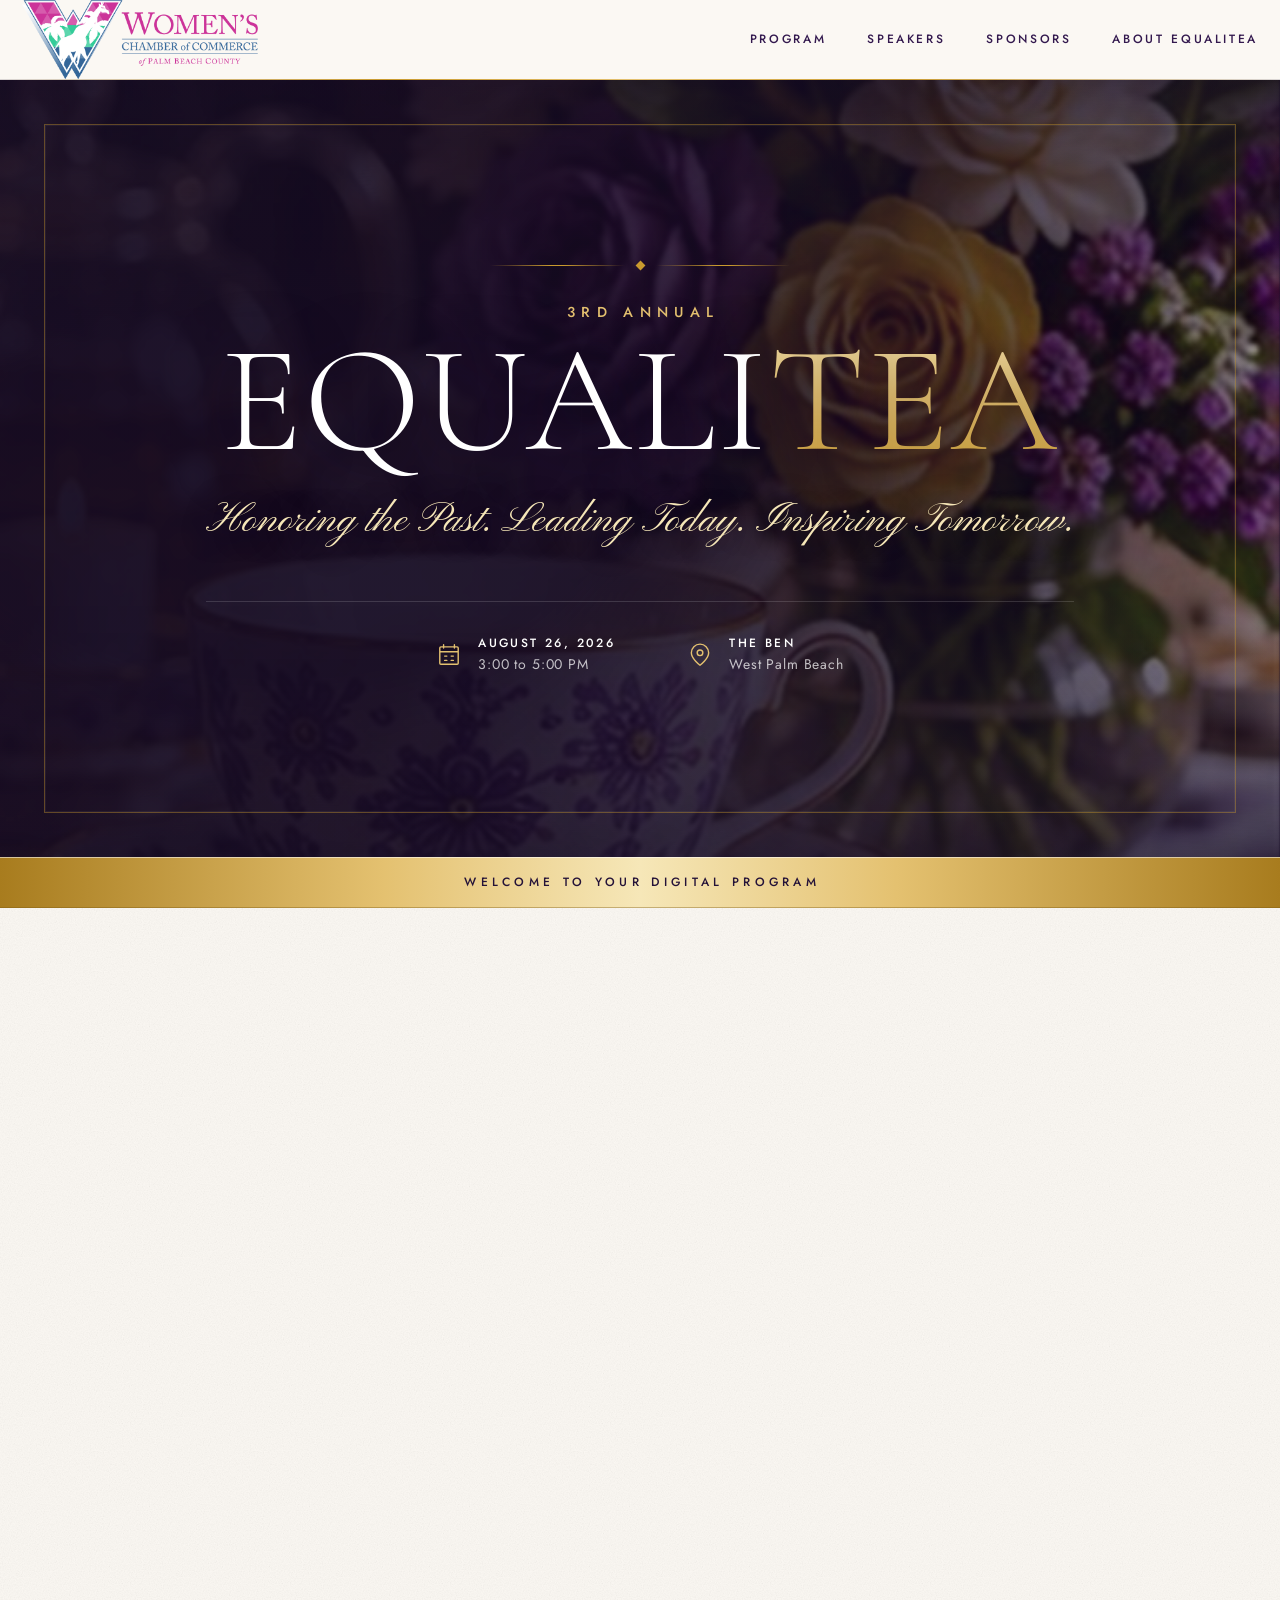
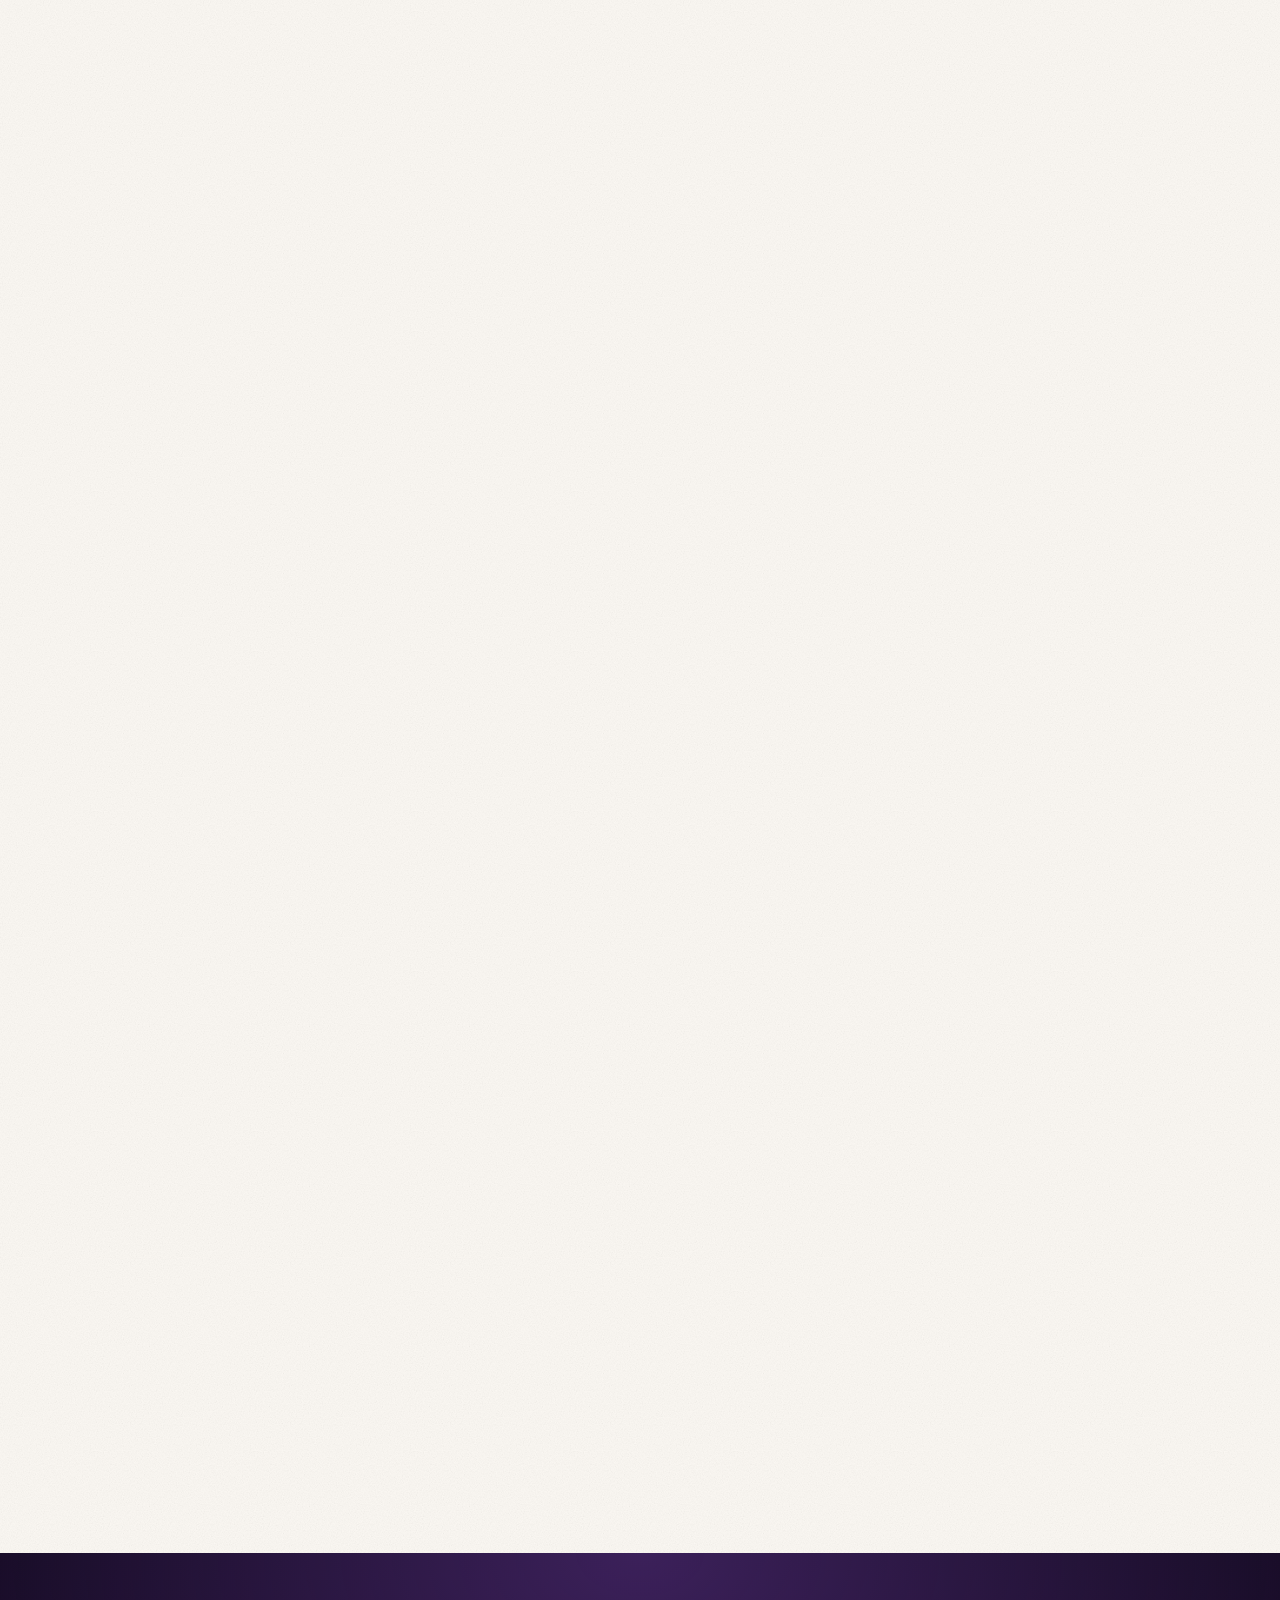
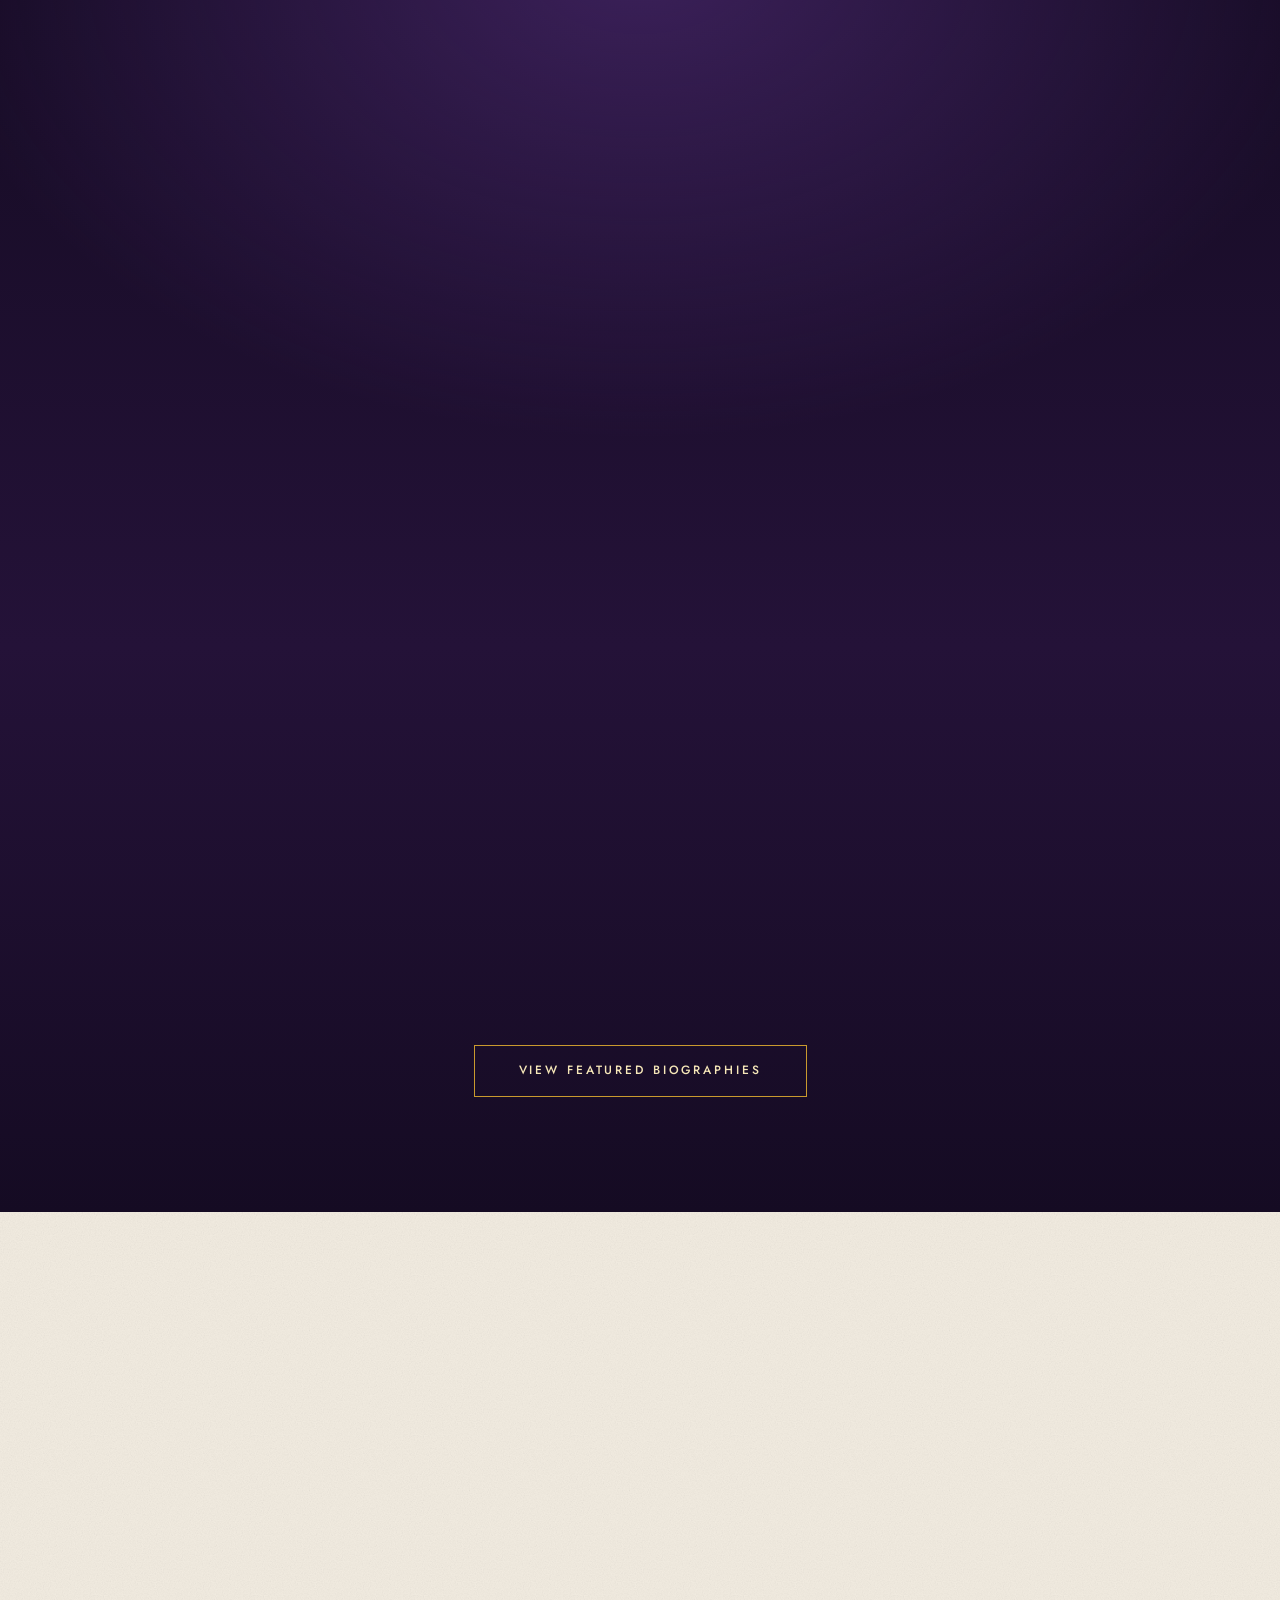
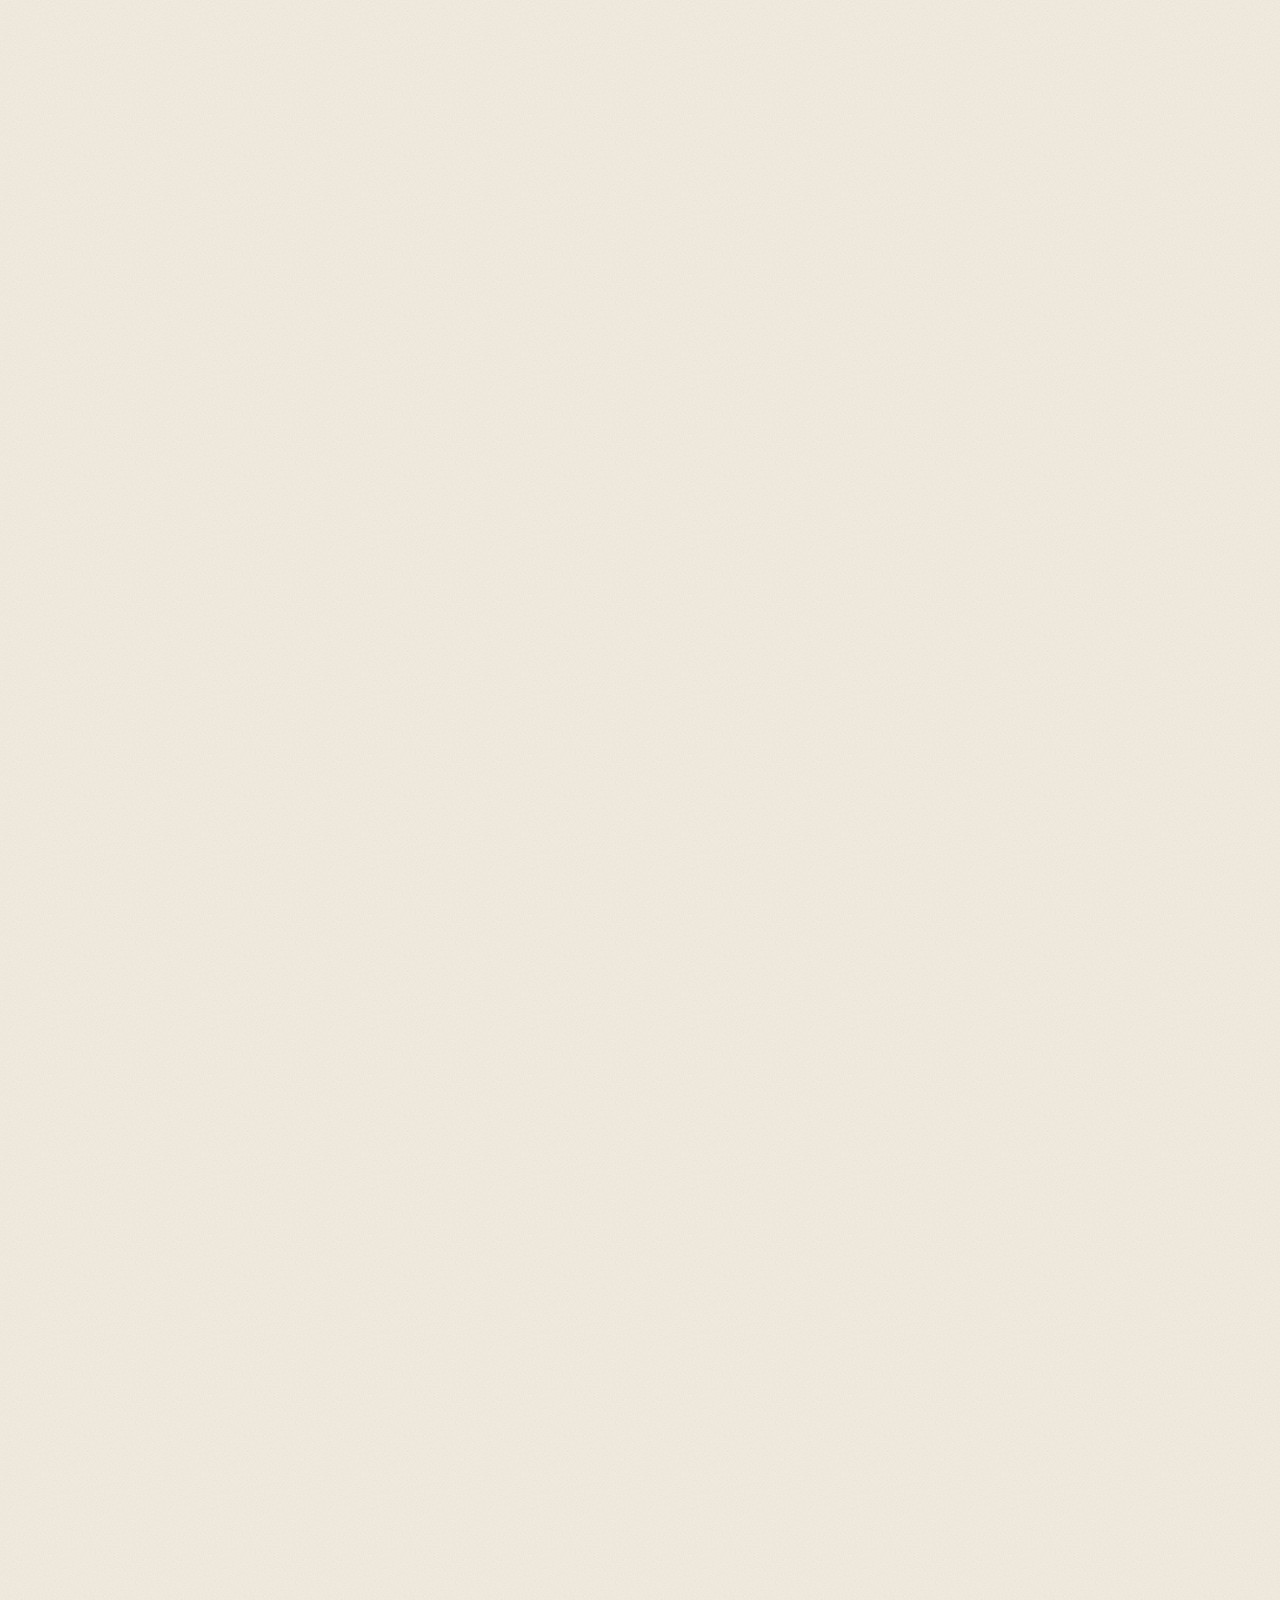
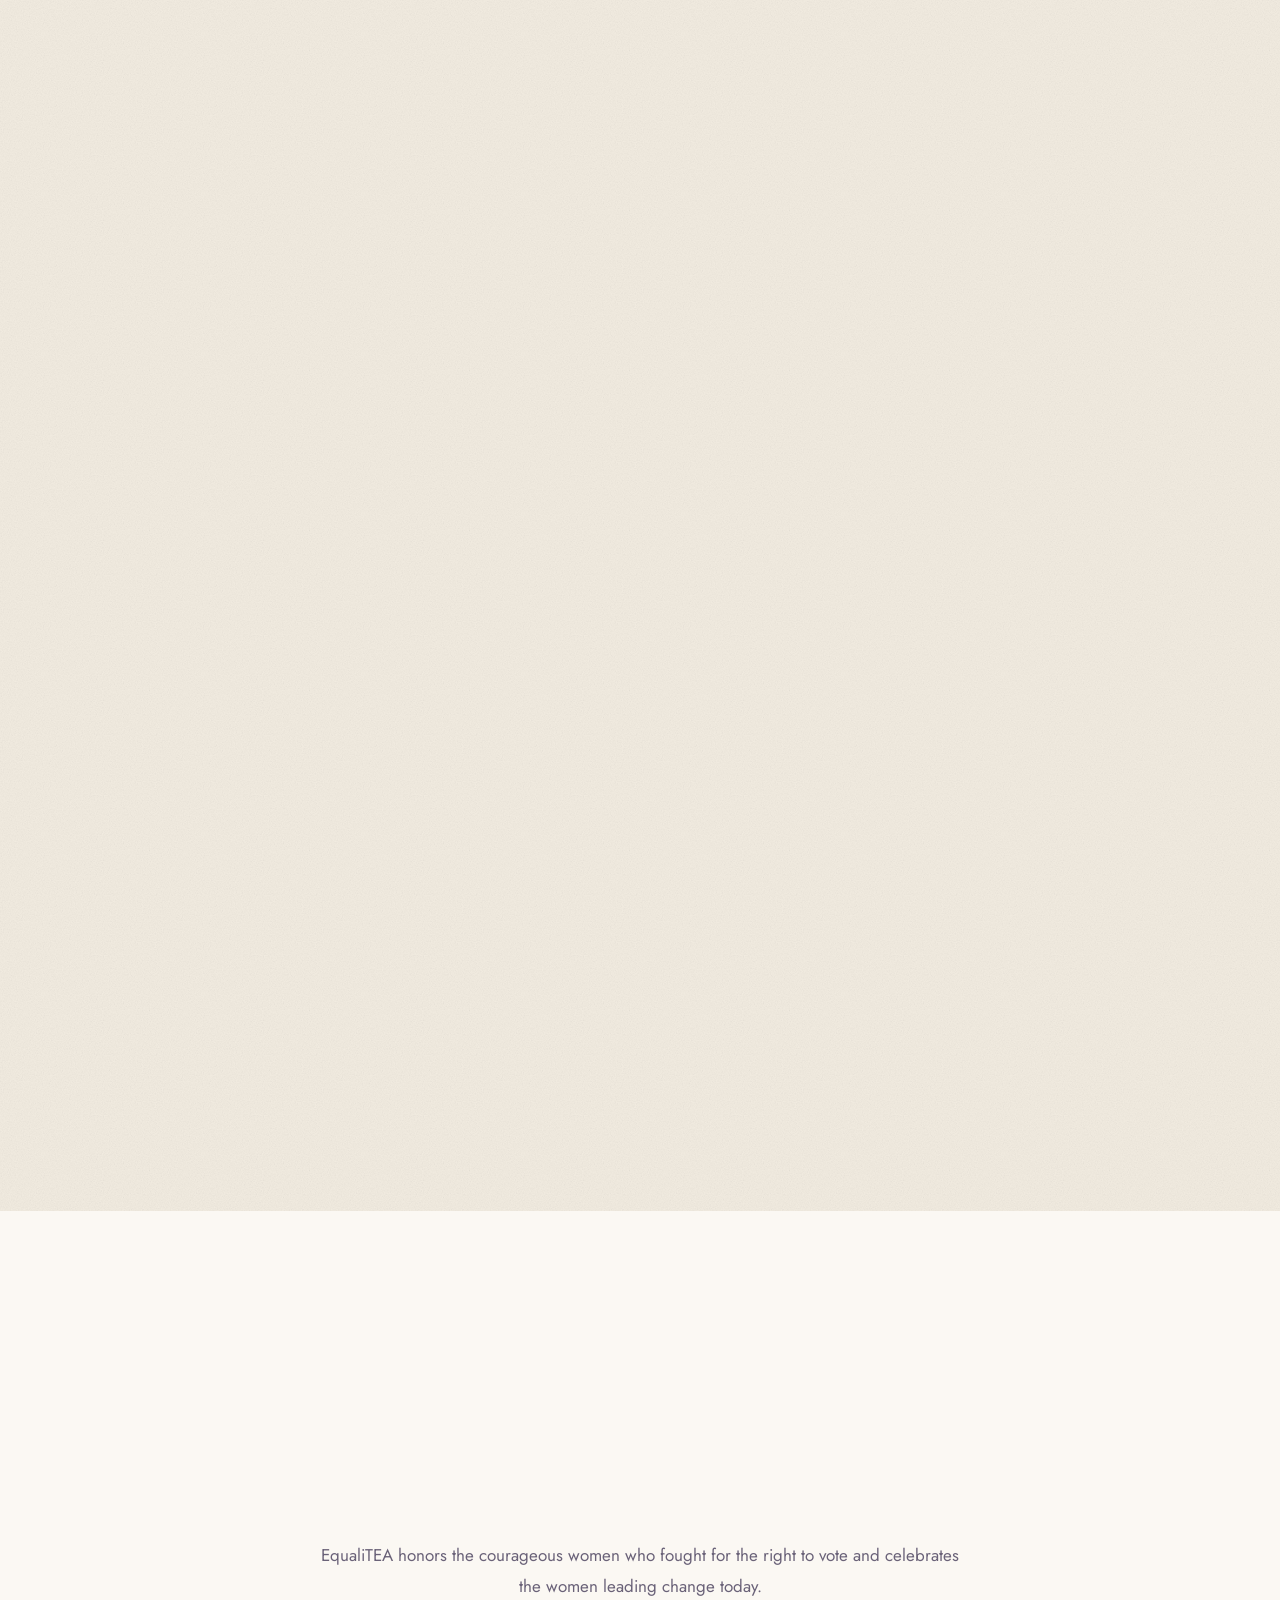
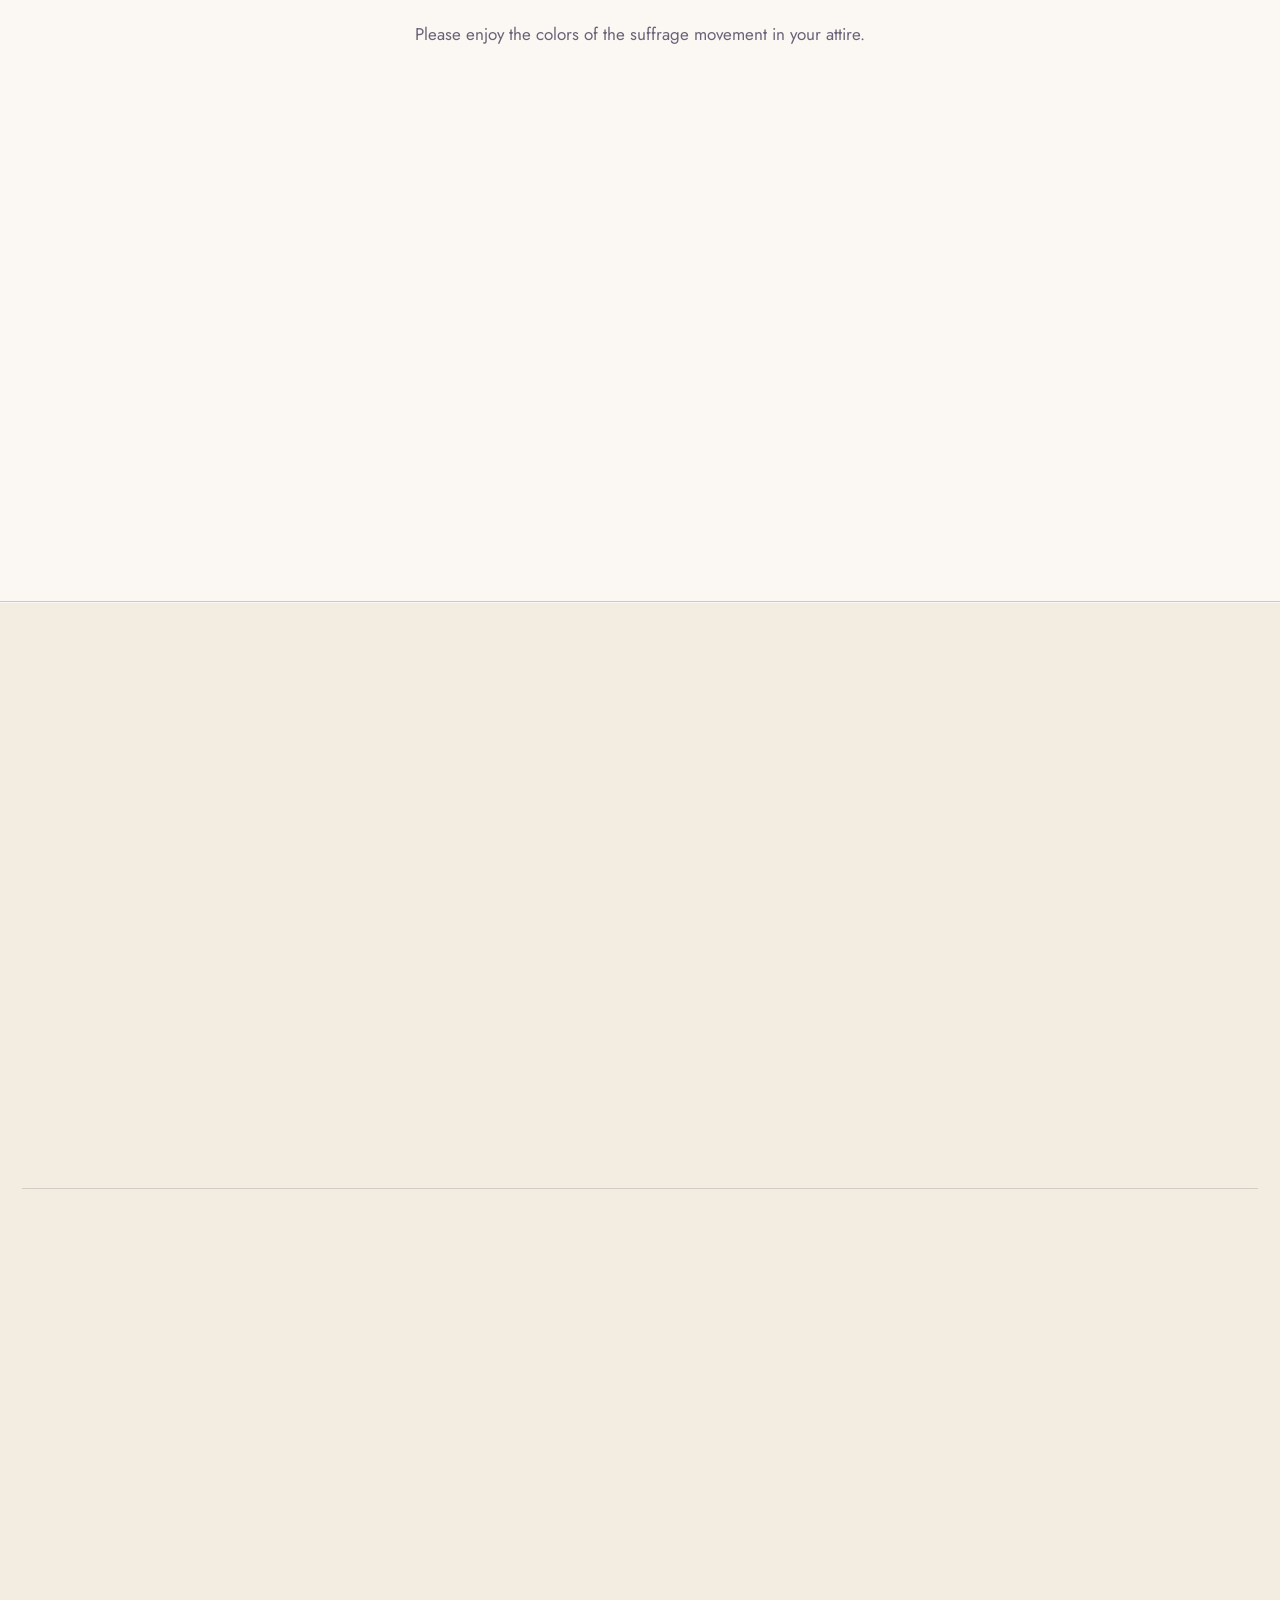
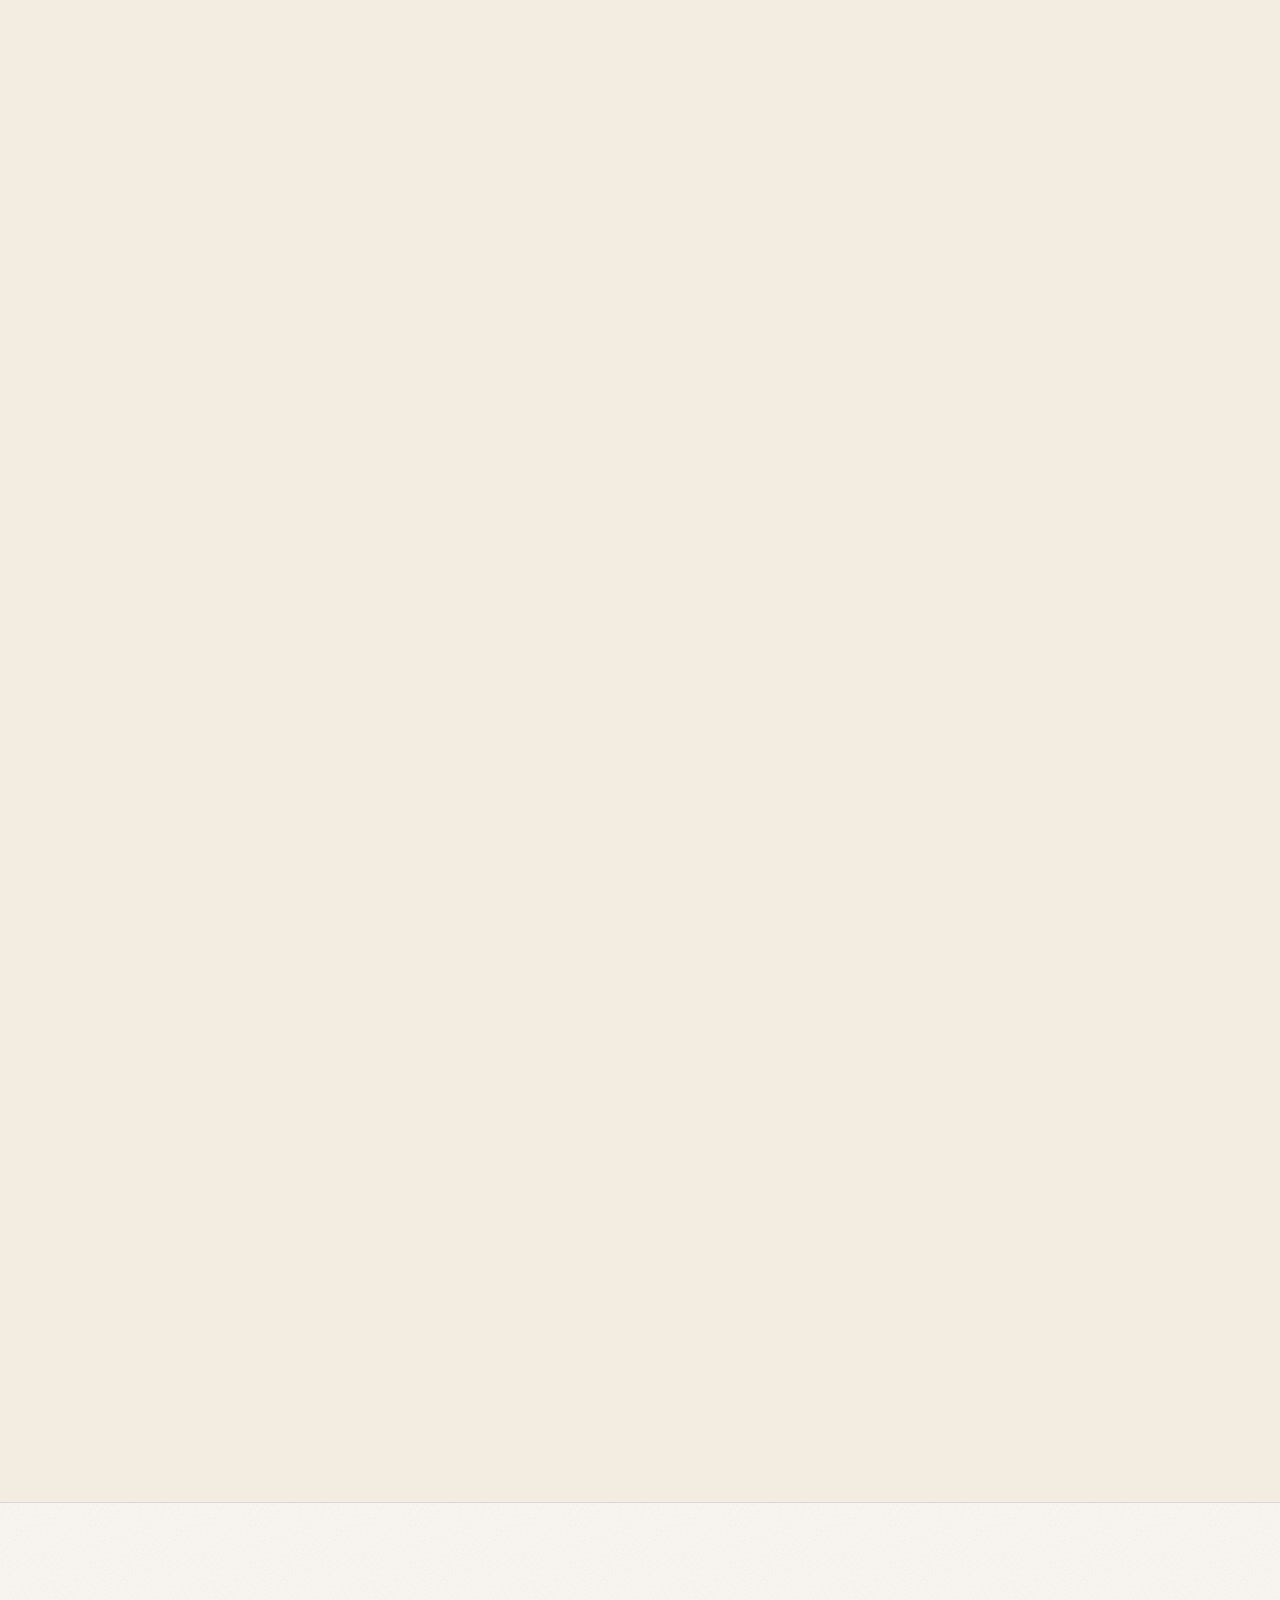
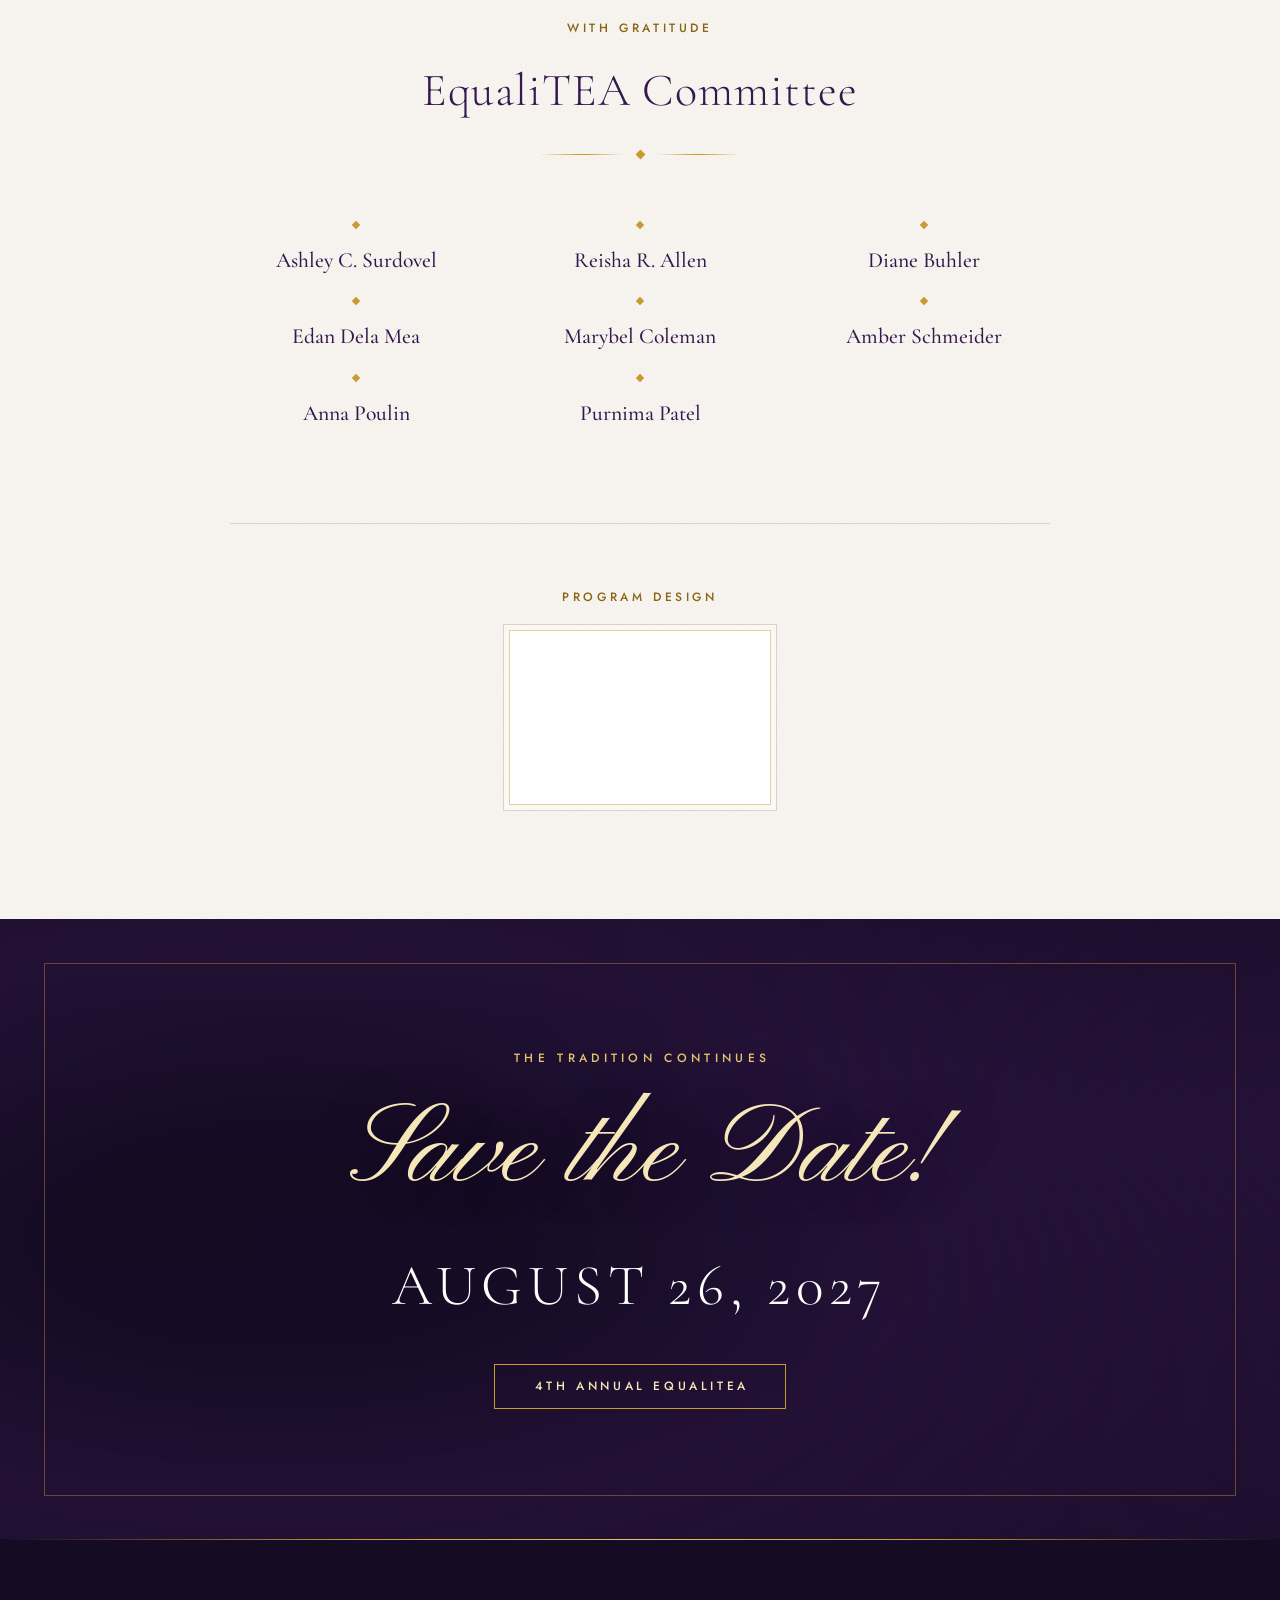
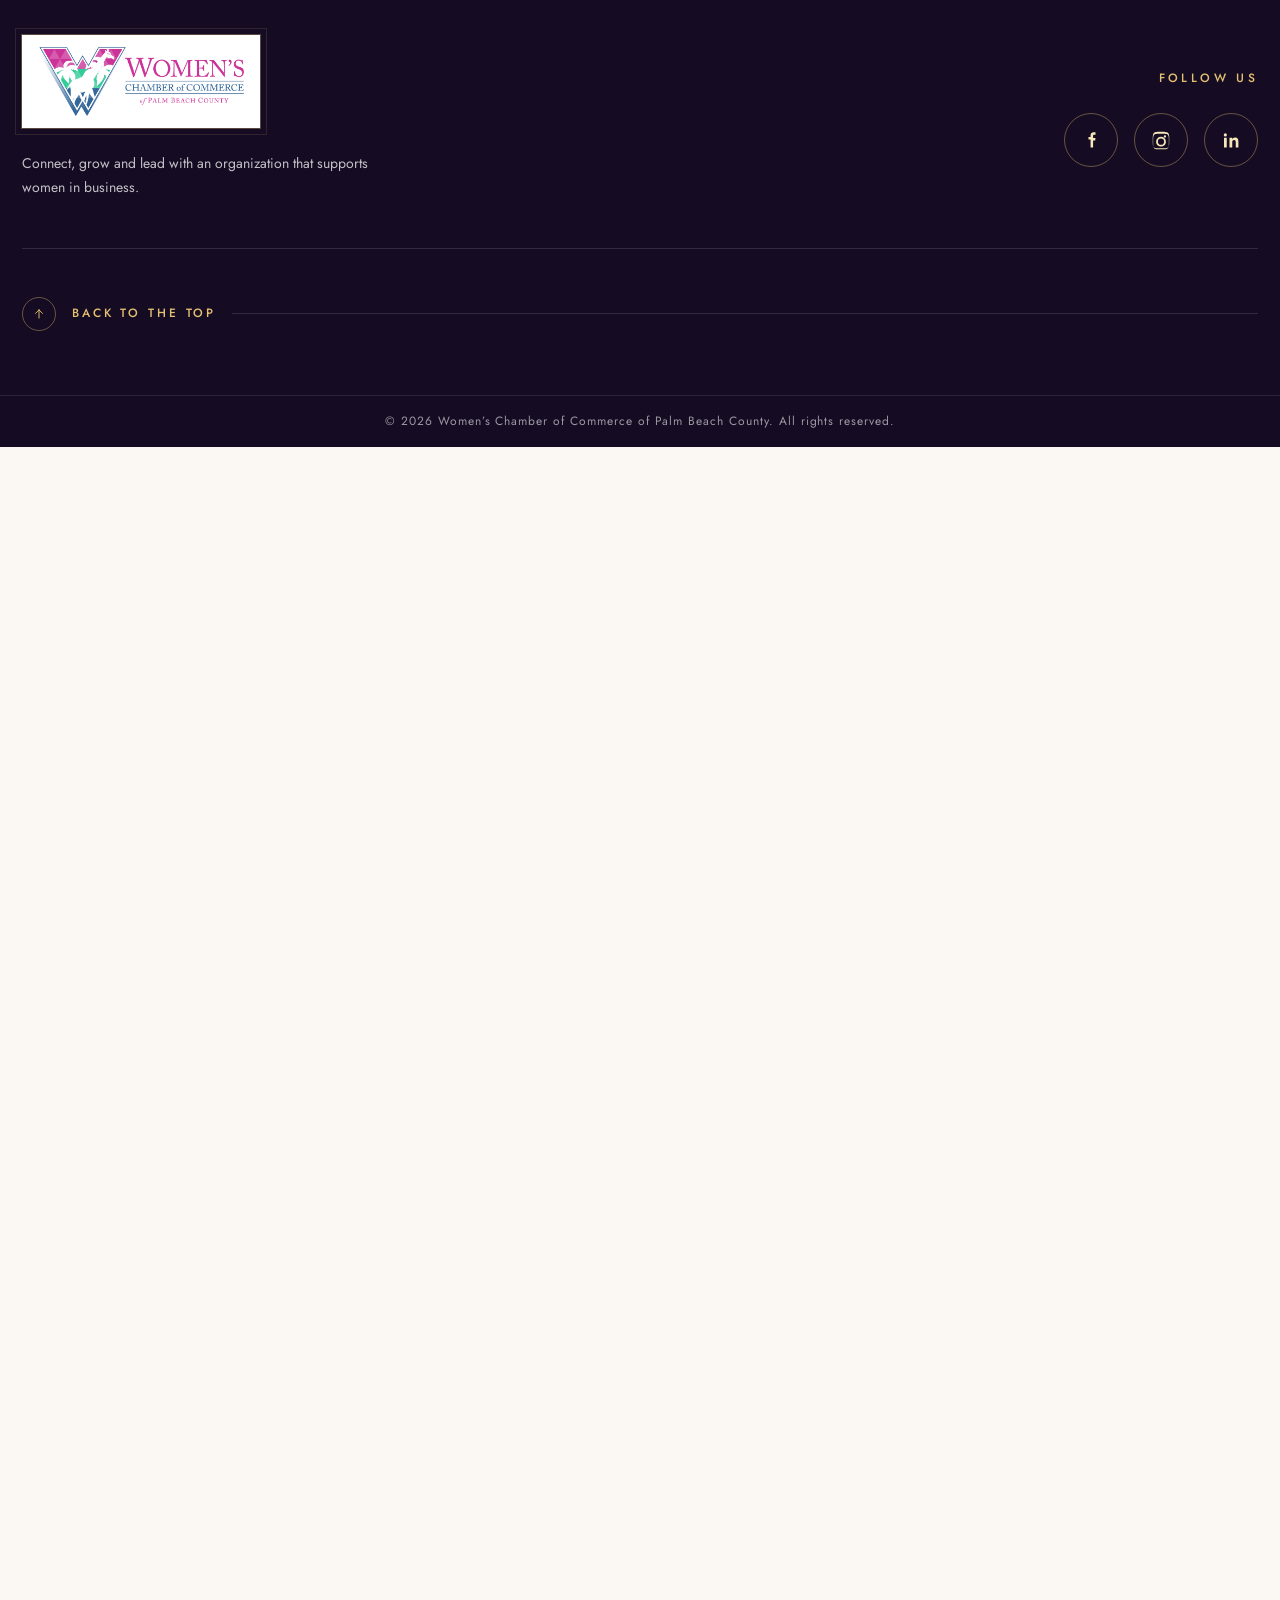
<file: index.html>
<!doctype html>
<html lang="en">
<head>
  <meta charset="utf-8">
  <meta http-equiv="refresh" content="0; url=home.html">
  <meta name="viewport" content="width=device-width, initial-scale=1">
  <title>3rd Annual EqualiTEA Digital Program</title>
</head>
<body>
  <p><a href="home.html">Open the 3rd Annual EqualiTEA digital program</a></p>
</body>
</html>
</file>
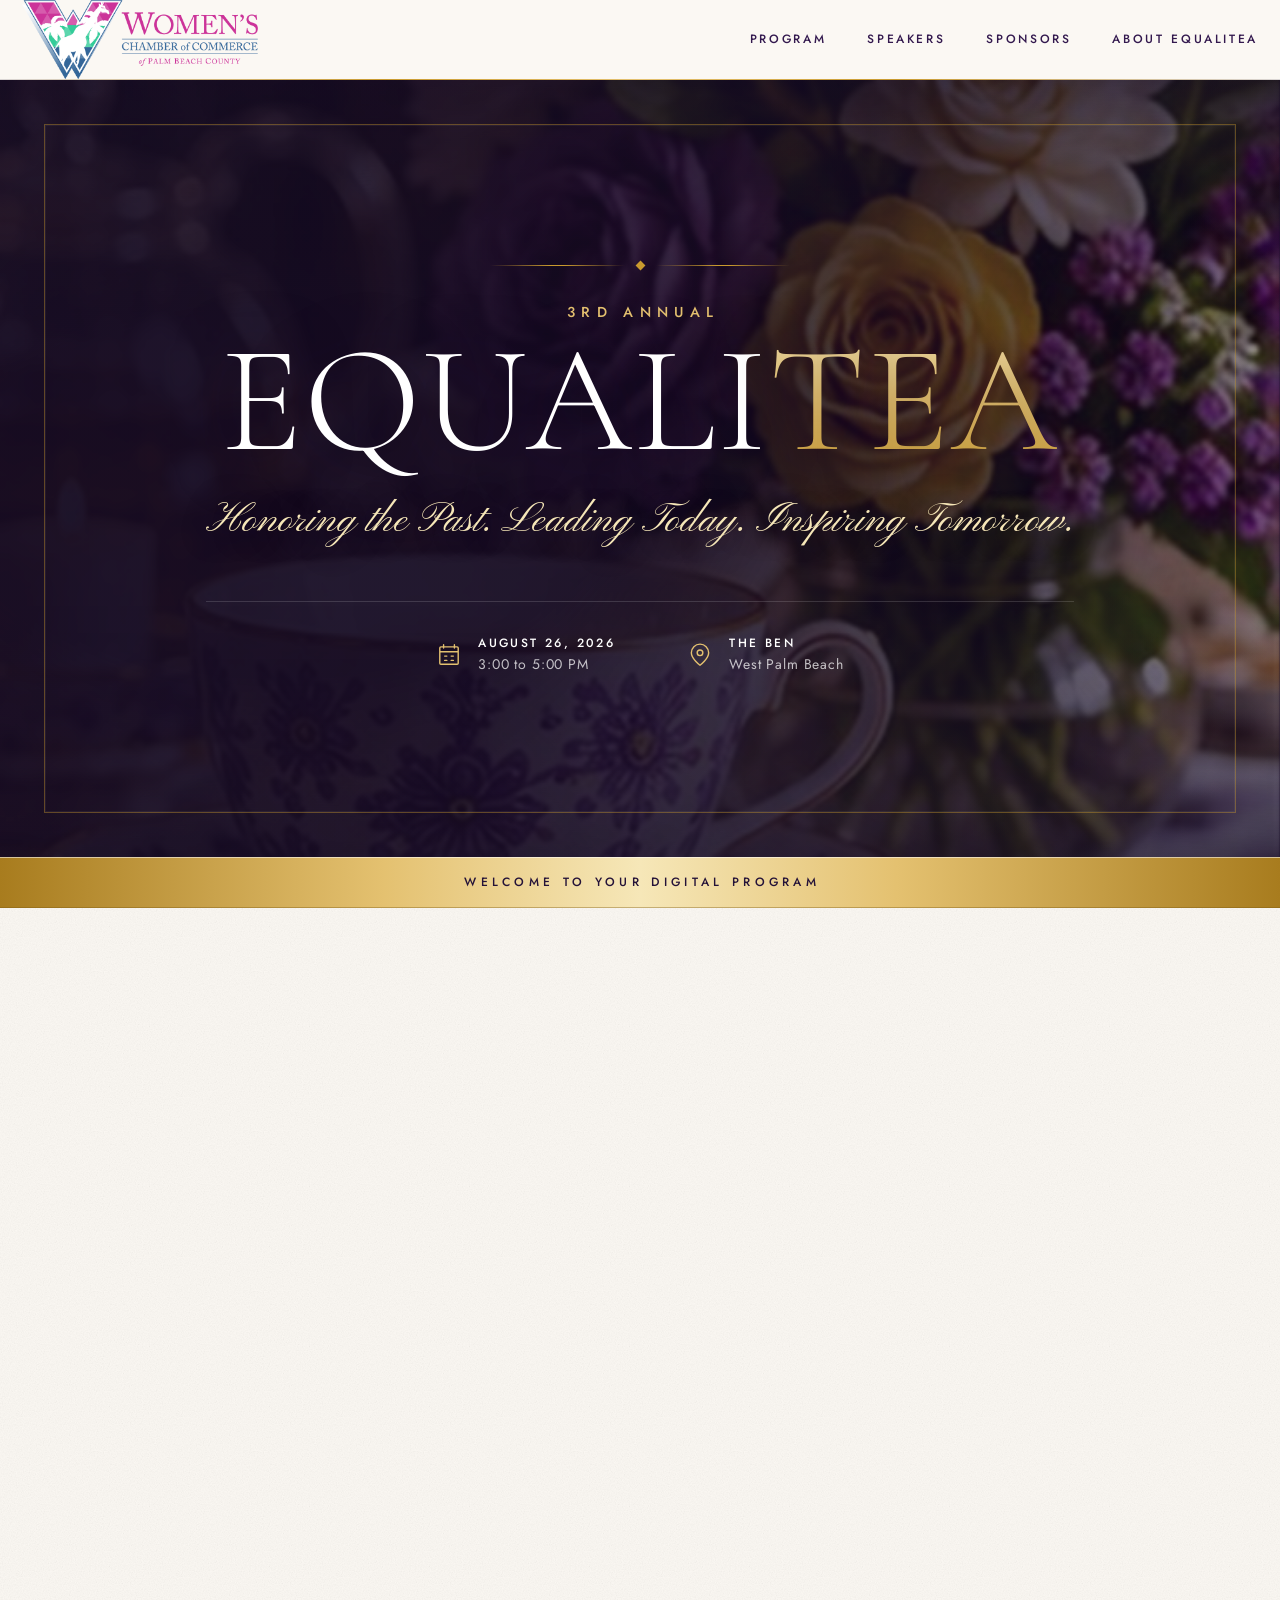
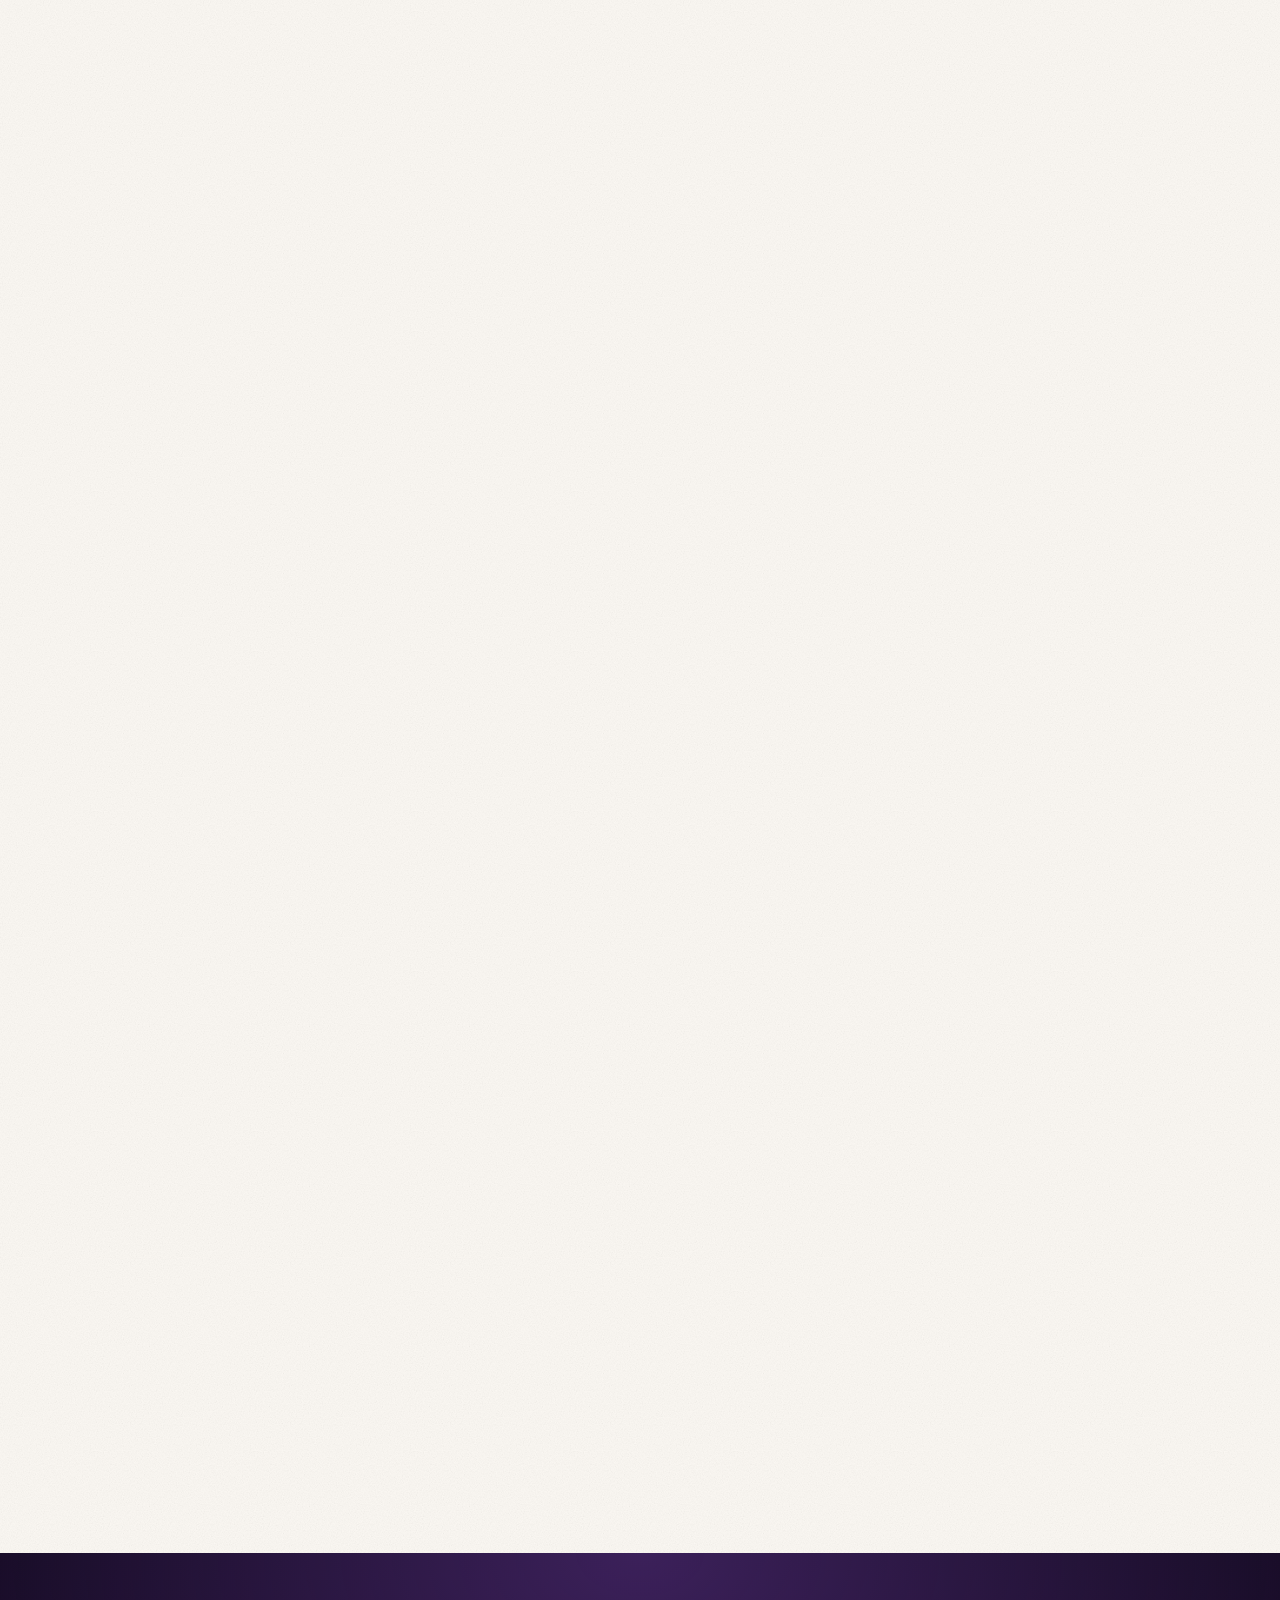
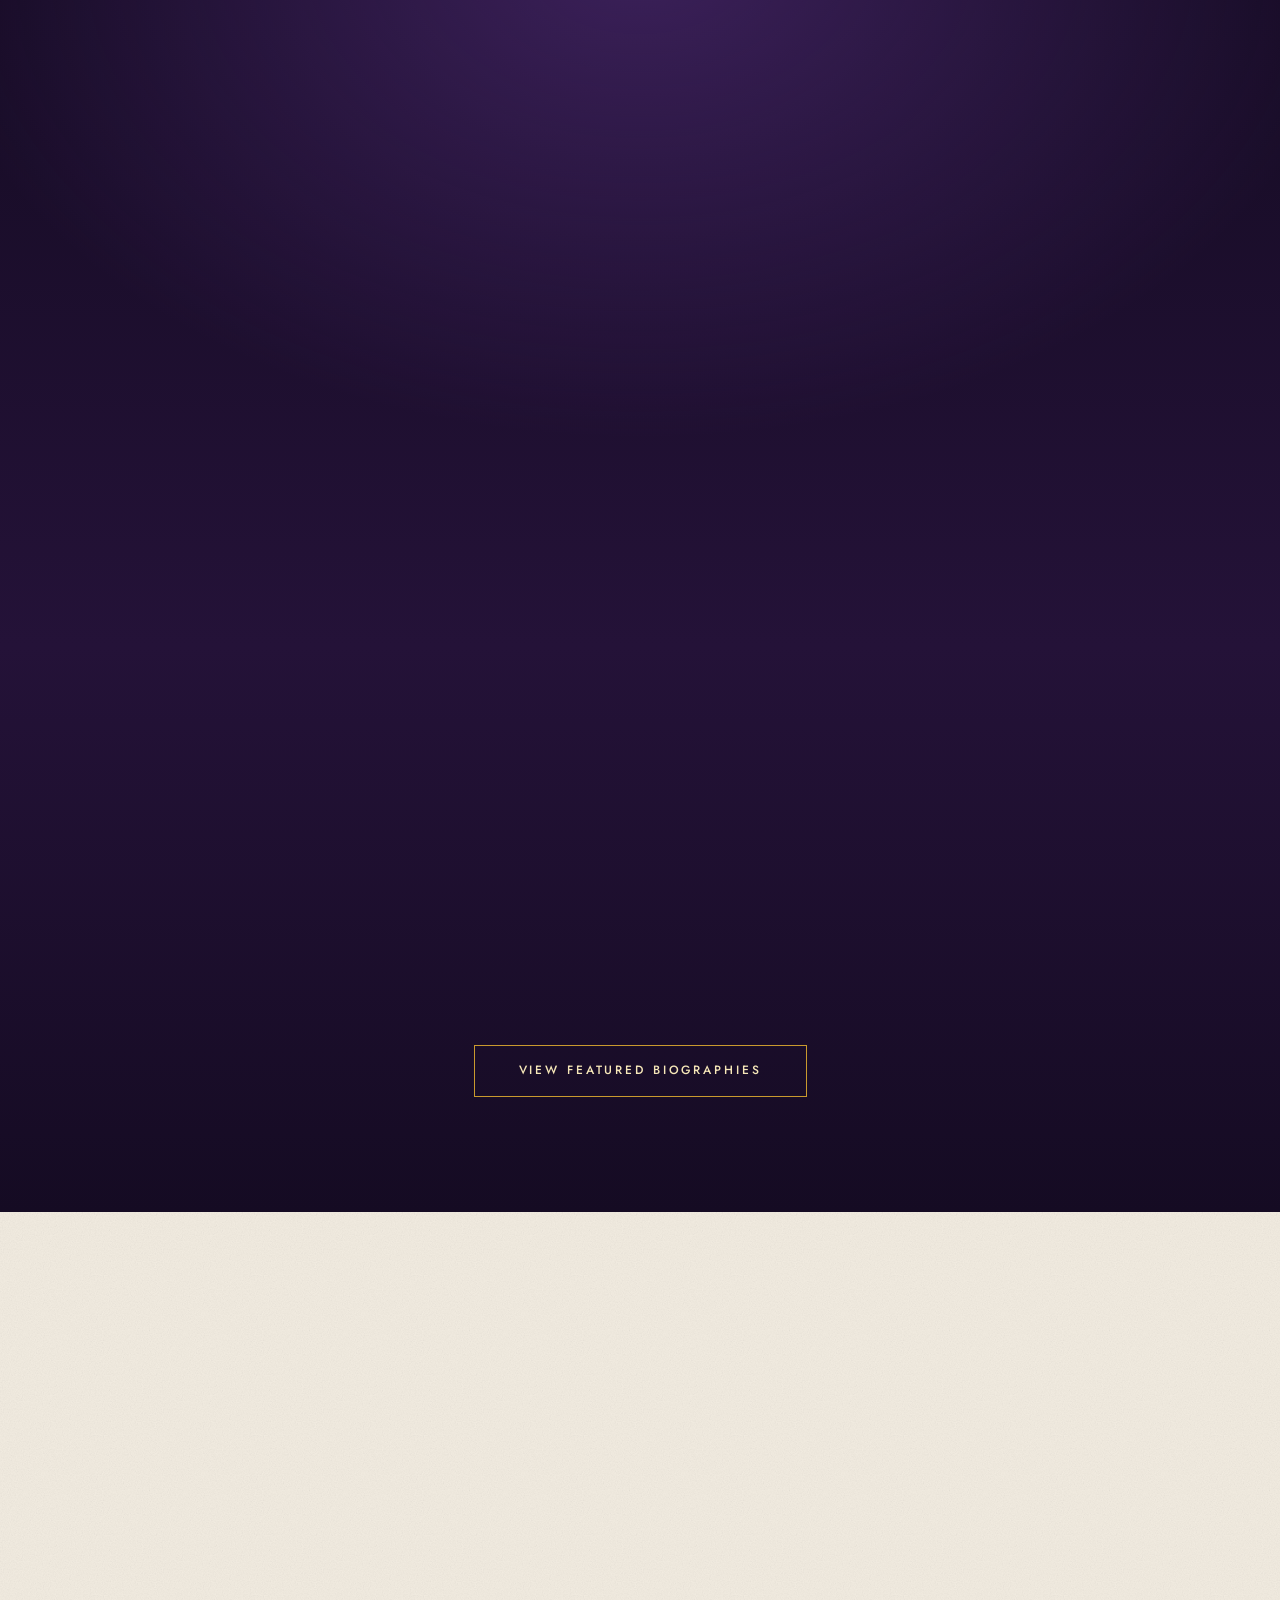
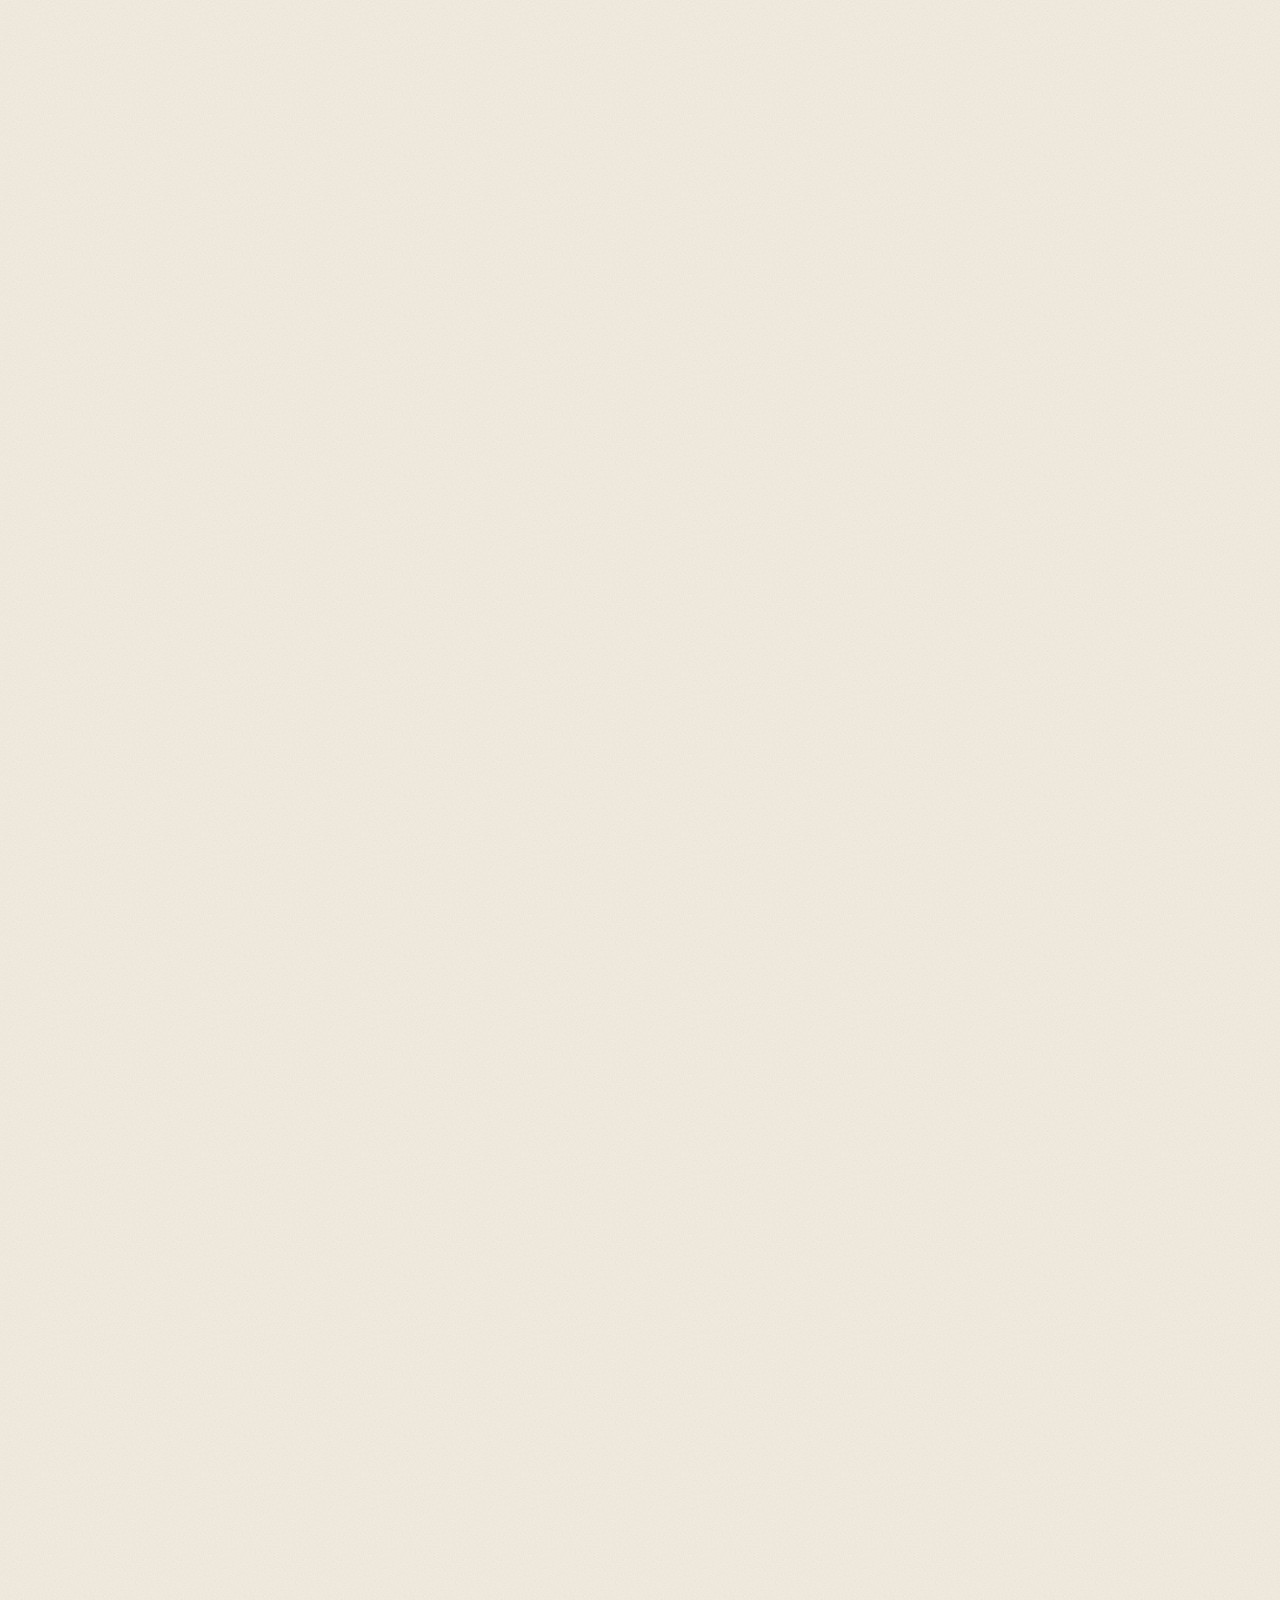
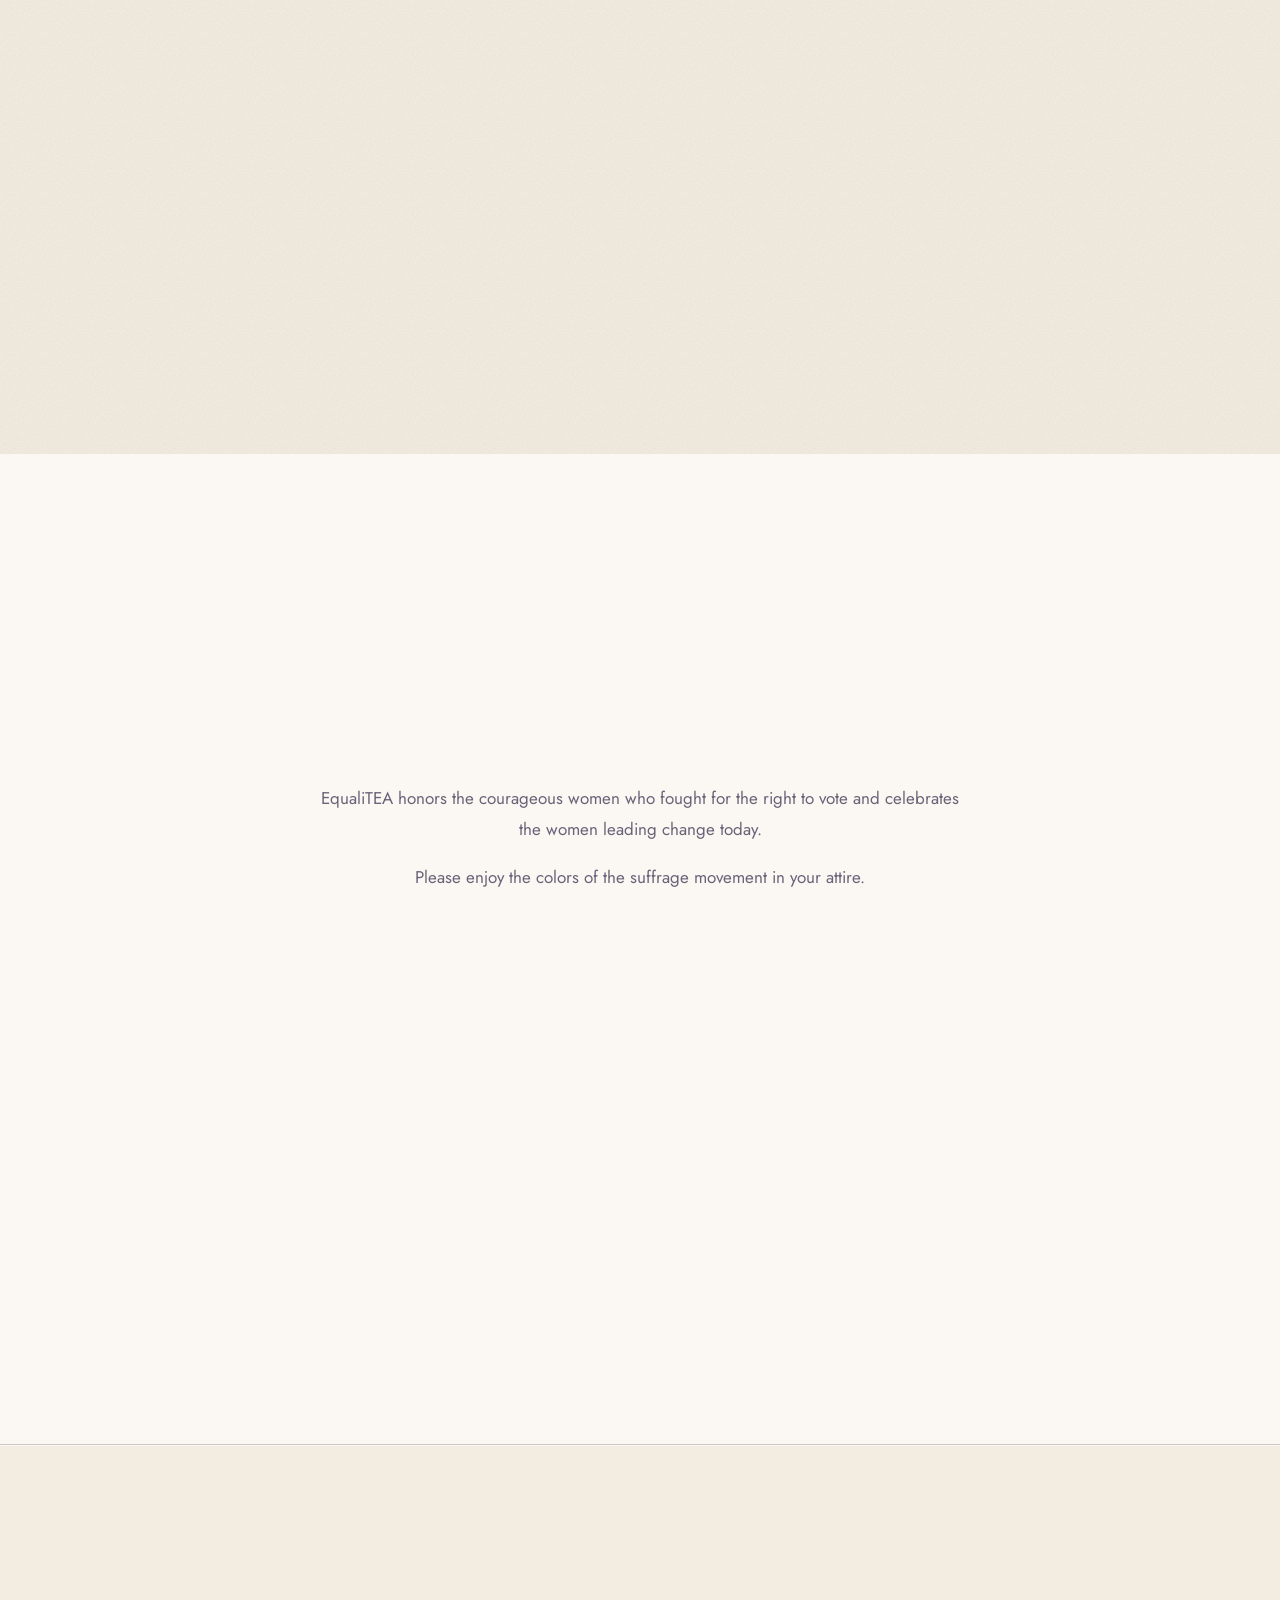
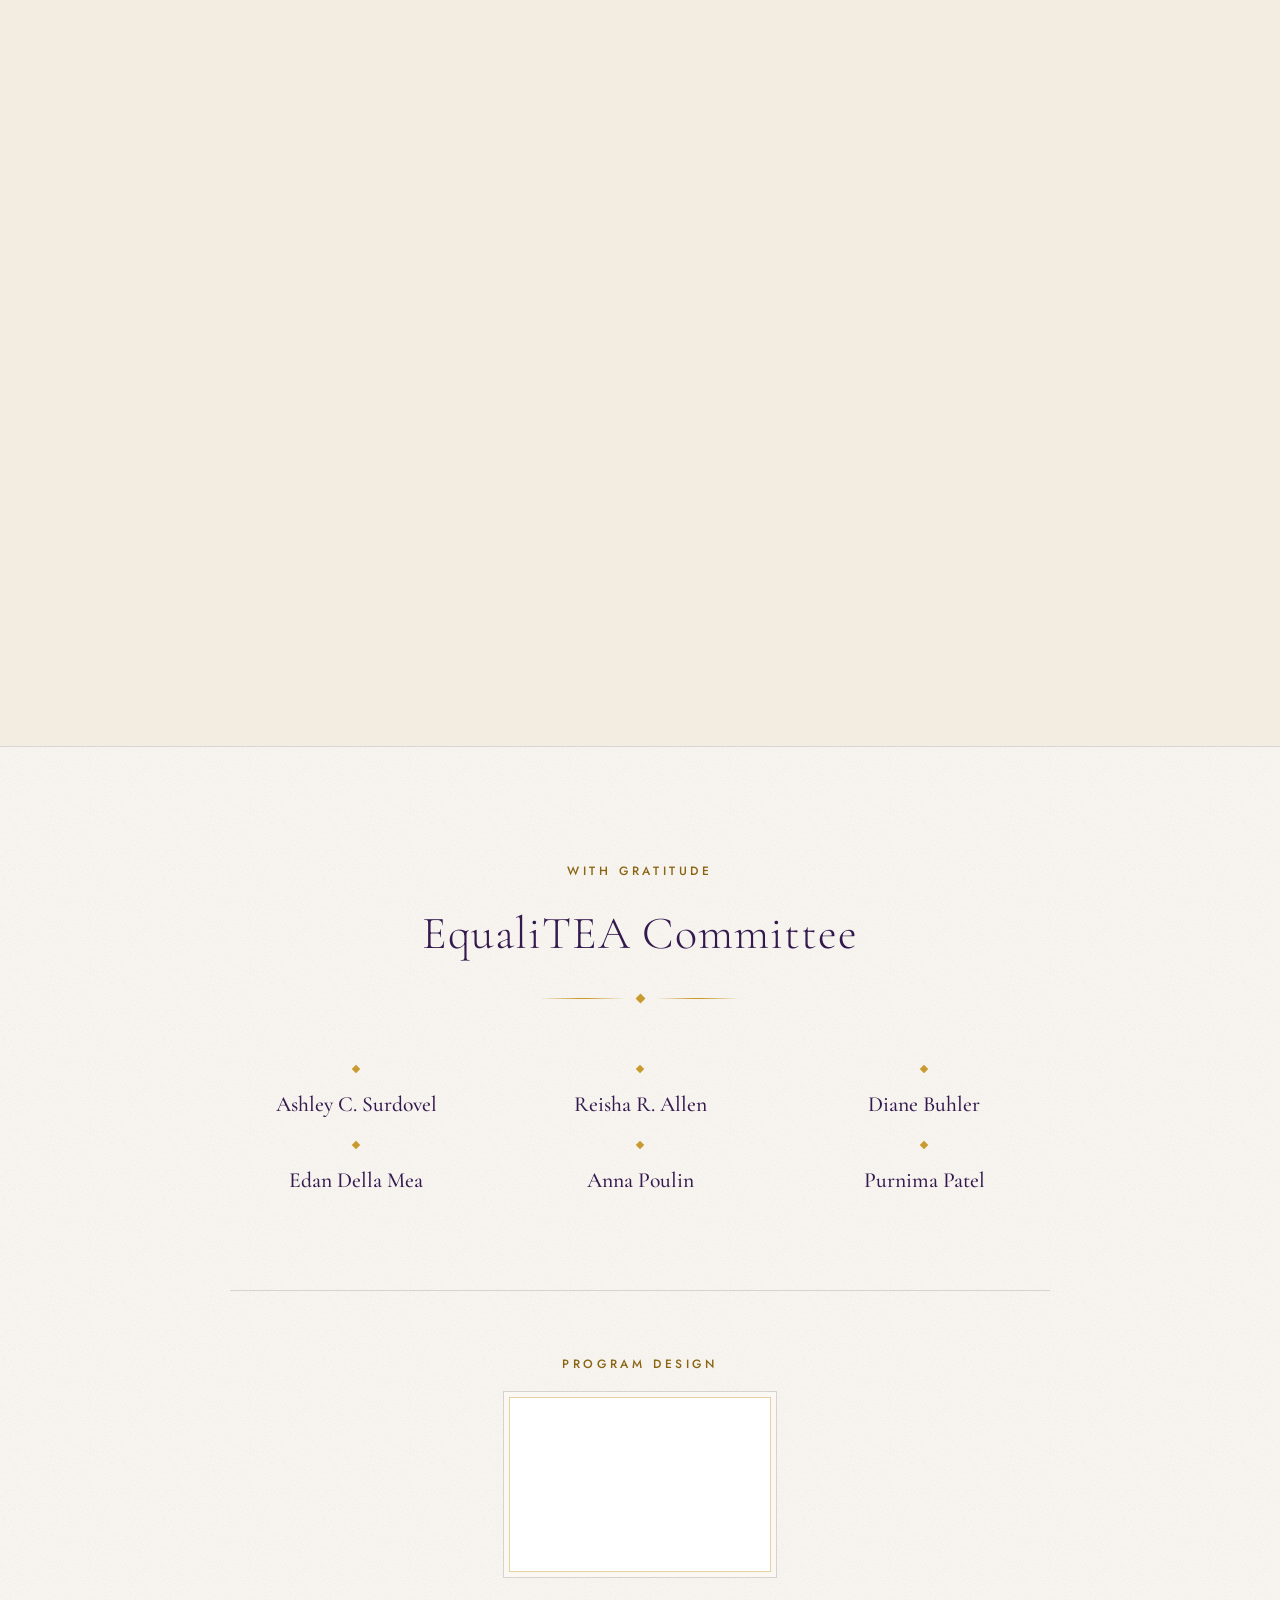
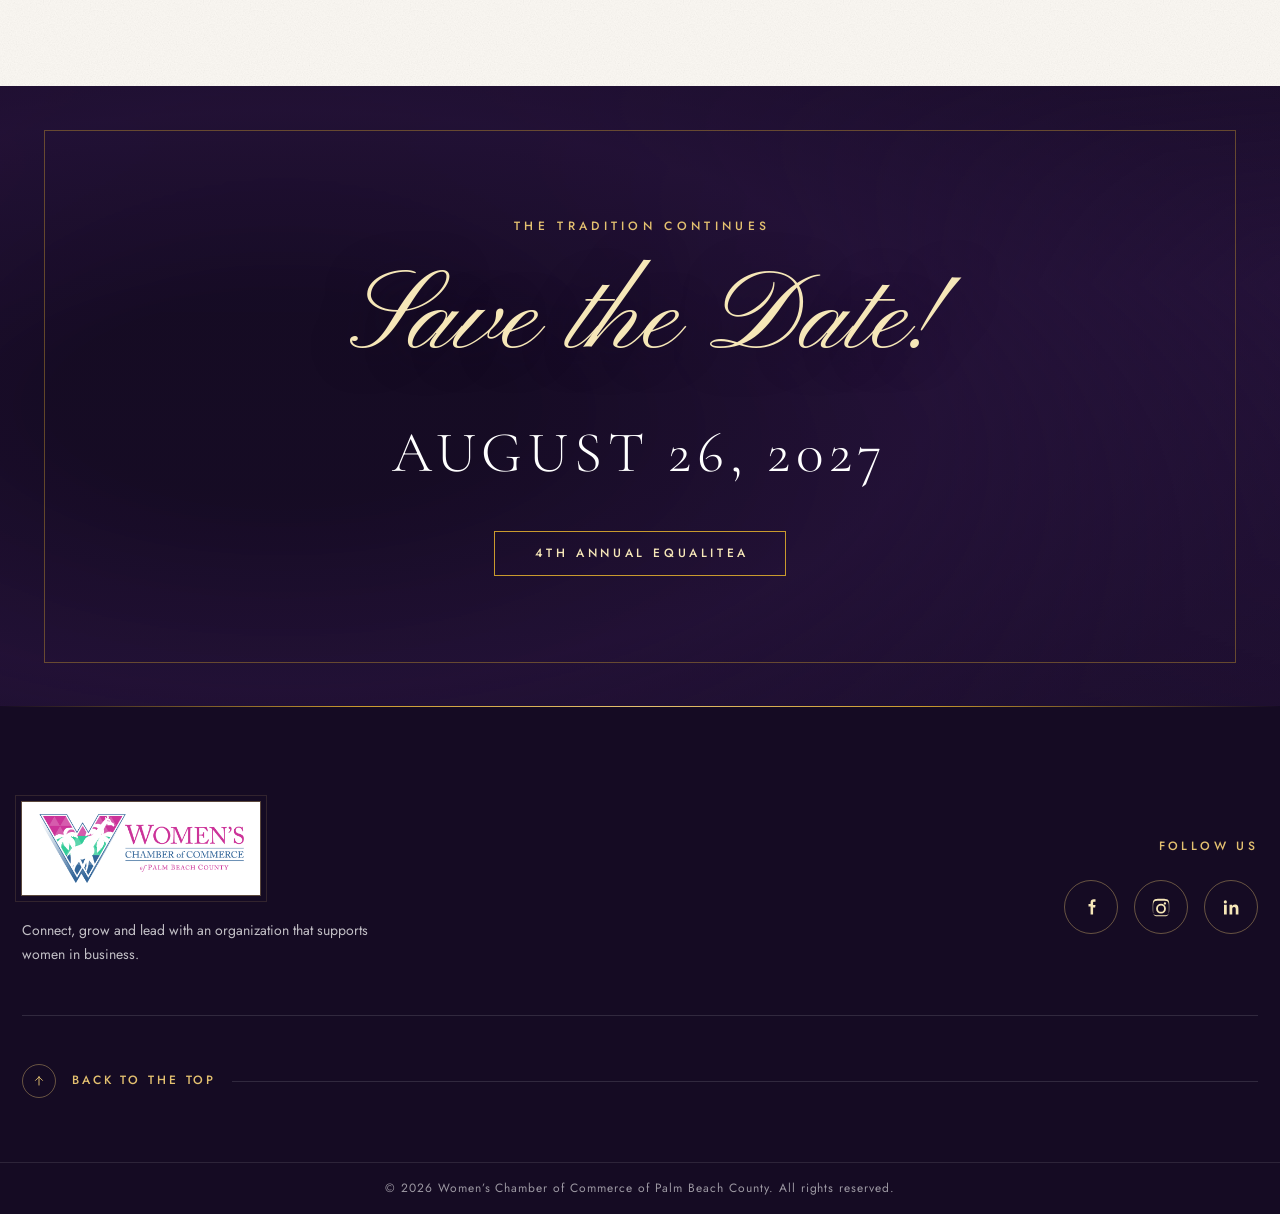
<file: EQUALITEA_COMPLETE_DESIGNER_HANDOFF_2026-08-22/EQUALITEA_PRODUCTION_HANDOFF_v1/index.html>
<!doctype html>
<html lang="en">
<head>
  <meta charset="utf-8">
  <meta http-equiv="refresh" content="0; url=home.html">
  <link rel="canonical" href="https://carajoy.github.io/equalitea-3/EQUALITEA_COMPLETE_DESIGNER_HANDOFF_2026-08-22/EQUALITEA_PRODUCTION_HANDOFF_v1/home.html">
  <meta name="viewport" content="width=device-width, initial-scale=1">
  <meta name="theme-color" content="#2f194f">
  <meta name="description" content="The event-day digital program for the Women’s Chamber of Commerce of Palm Beach County 3rd Annual EqualiTEA on August 26, 2026.">
  <title>3rd Annual EqualiTEA Digital Program</title>
  <link rel="preload" as="image" href="assets/production/decor/hero-tea.jpg" fetchpriority="high">
  <link rel="stylesheet" href="styles.css">
</head>
<body>
  <a class="skip-link" href="#main-content">Skip to the digital program</a>

  <header class="site-header">
    <div class="site-header__inner">
      <a class="brand-link" href="#top" aria-label="3rd Annual EqualiTEA digital program home">
        <img src="assets/production/brand/womens-chamber-logo.png" width="758" height="254" decoding="async" fetchpriority="high" alt="Women’s Chamber of Commerce of Palm Beach County">
      </a>
      <nav class="primary-nav" aria-label="Digital program navigation">
        <a href="#program">Program</a>
        <a href="#speakers">Speakers</a>
        <a href="#sponsors">Sponsors</a>
        <a href="#about-equalitea">About EqualiTEA</a>
      </nav>
    </div>
  </header>

  <main id="main-content">
    <section class="hero" id="top" aria-labelledby="event-title">
      <div class="hero__image" aria-hidden="true"></div>
      <div class="hero__inner">
        <div class="hero__content">
          <h1 id="event-title">
            <span class="hero__ordinal">3rd Annual</span>
            <span class="hero__name">Equali<span>TEA</span></span>
          </h1>
          <p class="hero__theme">Honoring the Past. Leading Today. Inspiring Tomorrow.</p>
          <div class="hero__rule" aria-hidden="true"><span></span></div>
          <dl class="event-facts">
            <div class="event-fact">
              <svg aria-hidden="true" viewBox="0 0 24 24"><path d="M7 3v3m10-3v3M4 9h16M5 5h14a1 1 0 0 1 1 1v13a1 1 0 0 1-1 1H5a1 1 0 0 1-1-1V6a1 1 0 0 1 1-1Z"/><path d="M8 13h2m4 0h2m-8 4h2m4 0h2"/></svg>
              <div>
                <dt>August 26, 2026</dt>
                <dd>3:00 to 5:00 PM</dd>
              </div>
            </div>
            <div class="event-fact">
              <svg aria-hidden="true" viewBox="0 0 24 24"><path d="M20 10c0 5-8 11-8 11S4 15 4 10a8 8 0 1 1 16 0Z"/><circle cx="12" cy="10" r="2.5"/></svg>
              <div>
                <dt>The Ben</dt>
                <dd>West Palm Beach</dd>
              </div>
            </div>
          </dl>
        </div>
      </div>
      <p class="hero__welcome">Welcome to your digital program</p>
    </section>

    <section class="section program-section" id="program" aria-labelledby="program-title">
      <div class="container">
        <header class="section-heading">
          <span class="section-heading__line" aria-hidden="true"></span>
          <svg class="section-heading__icon" aria-hidden="true" viewBox="0 0 48 48">
            <path d="M10 19h23v5a11 11 0 0 1-11 11h-1A11 11 0 0 1 10 24v-5Z"/>
            <path d="M33 22h3a5 5 0 0 1 0 10h-5M13 39h22M17 14c-2-3 2-4 0-7m8 7c-2-3 2-4 0-7"/>
          </svg>
          <h2 id="program-title">Today’s Program</h2>
          <span class="section-heading__line" aria-hidden="true"></span>
        </header>

        <div class="program-grid">
          <div class="program-column">
            <article class="program-item">
              <span class="program-number">1</span>
              <div>
                <p class="program-role">Welcome</p>
                <h3>Ashley Cacicedo Surdovel</h3>
                <p>President, Women’s Chamber of Commerce of Palm Beach County</p>
                <p>3rd Annual EqualiTEA Co-Chair</p>
              </div>
            </article>
            <article class="program-item">
              <span class="program-number">2</span>
              <div>
                <p class="program-role">Mistress of Ceremonies</p>
                <h3>Angela Manfredi</h3>
                <p>Award-winning screenwriter, media personality and author</p>
              </div>
            </article>
            <article class="program-item">
              <span class="program-number">3</span>
              <div>
                <p class="program-role">Welcome Toast</p>
                <h3>Julia Murphy</h3>
                <p>Chief of Advancement</p>
                <p>Habitat for Humanity of Greater Palm Beach County</p>
              </div>
            </article>
            <article class="program-item">
              <span class="program-number">4</span>
              <div>
                <p class="program-role">Featured Leadership Reflection</p>
                <h3>Takeata King Pang</h3>
                <p>Executive Director, Women’s Foundation</p>
              </div>
            </article>
          </div>

          <div class="program-column program-column--featured">
            <article class="program-item">
              <span class="program-number">5</span>
              <div>
                <p class="program-role">Women’s Health Moment</p>
                <h3>Gabrielle Benson, PA-C, MSPAS</h3>
                <p>Palm Beach Health Network and Memorial Sloan Kettering Cancer Center</p>
              </div>
            </article>
            <article class="program-item program-panel">
              <span class="program-number">6</span>
              <div class="program-panel__content">
                <p class="program-role">Voices of Leadership Panel</p>
                <div class="program-panelists">
                  <div class="program-panelist">
                    <img src="assets/production/headshots/Wendy_Sartory_Link_Optimized.jpg" srcset="assets/production/headshots/responsive/Wendy_Sartory_Link_Optimized_240.jpg 240w, assets/production/headshots/Wendy_Sartory_Link_Optimized.jpg 600w" sizes="(max-width: 520px) 116px, (max-width: 760px) 86px, 104px" width="600" height="900" loading="lazy" decoding="async" alt="Portrait of Wendy Sartory Link">
                    <h3>Wendy Sartory Link</h3>
                    <p>Supervisor of Elections, Palm Beach County</p>
                  </div>
                  <div class="program-panelist">
                    <img src="assets/production/headshots/Dr_Cassondra_Corbin-Thaddies_Optimized.jpg" srcset="assets/production/headshots/responsive/Dr_Cassondra_Corbin-Thaddies_Optimized_240.jpg 240w, assets/production/headshots/Dr_Cassondra_Corbin-Thaddies_Optimized.jpg 592w" sizes="(max-width: 520px) 116px, (max-width: 760px) 86px, 104px" width="592" height="697" loading="lazy" decoding="async" alt="Portrait of Dr. Cassondra Corbin-Thaddies">
                    <h3>Dr. Cassondra Corbin-Thaddies</h3>
                    <p>League of Women Voters of Palm Beach County</p>
                  </div>
                  <div class="program-panelist">
                    <img src="assets/production/headshots/Erica_Grant_2026_Optimized.jpg" srcset="assets/production/headshots/responsive/Erica_Grant_2026_Optimized_240.jpg 240w, assets/production/headshots/Erica_Grant_2026_Optimized.jpg 720w" sizes="(max-width: 520px) 116px, (max-width: 760px) 86px, 104px" width="720" height="900" loading="lazy" decoding="async" alt="Portrait of Erica Grant">
                    <h3>Erica Grant</h3>
                    <p>Historical Society of Palm Beach County</p>
                  </div>
                </div>
              </div>
            </article>
          </div>

          <div class="program-column">
            <article class="program-item">
              <span class="program-number">7</span>
              <div>
                <p class="program-role">Conclusion</p>
                <h3>Reisha Roopchand Allen</h3>
                <p>1st Vice President, Women’s Chamber of Commerce of Palm Beach County</p>
                <p>3rd Annual EqualiTEA Co-Chair</p>
              </div>
            </article>
            <article class="program-item">
              <span class="program-number">8</span>
              <div>
                <p class="program-role">Closing Reflection</p>
                <h3>Adrienne Percival</h3>
                <p>President, Palm Beach County NOW</p>
              </div>
            </article>
            <article class="program-item">
              <span class="program-number">9</span>
              <div>
                <p class="program-role">Annual Hat Contest</p>
                <h3>Charlee Nolan</h3>
                <p>Chief Marketing and Communications Officer</p>
                <p>Norton Museum of Art</p>
              </div>
            </article>
          </div>
        </div>
      </div>
    </section>

    <section class="section voices-section" id="speakers" aria-labelledby="voices-title">
      <div class="container container--wide">
        <header class="section-heading section-heading--light">
          <span class="section-heading__line" aria-hidden="true"></span>
          <h2 id="voices-title">Today’s Voices</h2>
          <span class="section-heading__line" aria-hidden="true"></span>
        </header>

        <div class="voices-grid">
          <article class="voice-card">
            <img class="portrait" src="assets/production/headshots/Ashley_Cacicedo_Surdovel_Optimized.jpg" width="200" height="200" loading="lazy" decoding="async" alt="Portrait of Ashley Cacicedo Surdovel">
            <h3>Ashley Cacicedo Surdovel</h3>
            <p class="voice-title">President; 3rd Annual EqualiTEA Co-Chair</p>
            <p>Women’s Chamber of Commerce of Palm Beach County</p>
          </article>
          <article class="voice-card">
            <img class="portrait portrait--top" src="assets/production/headshots/Angela_Manfredi_Headshot.jpg" srcset="assets/production/headshots/responsive/Angela_Manfredi_Headshot_240.jpg 240w, assets/production/headshots/Angela_Manfredi_Headshot.jpg 675w" sizes="(max-width: 520px) 31vw, (max-width: 760px) 120px, 104px" width="675" height="900" loading="lazy" decoding="async" alt="Portrait of Angela Manfredi">
            <h3>Angela Manfredi</h3>
            <p class="voice-title">Award-winning screenwriter, media personality and author</p>
            <p>Mistress of Ceremonies</p>
          </article>
          <article class="voice-card">
            <img class="portrait" src="assets/production/headshots/Julia_Murphy_Optimized.jpg" srcset="assets/production/headshots/responsive/Julia_Murphy_Optimized_240.jpg 240w, assets/production/headshots/Julia_Murphy_Optimized.jpg 480w" sizes="(max-width: 520px) 31vw, (max-width: 760px) 120px, 104px" width="480" height="609" loading="lazy" decoding="async" alt="Portrait of Julia Murphy">
            <h3>Julia Murphy</h3>
            <p class="voice-title">Chief of Advancement</p>
            <p>Habitat for Humanity of Greater Palm Beach County</p>
          </article>
          <article class="voice-card">
            <img class="portrait" src="assets/production/headshots/Takeata_King_Pang_User_Provided.jpg" srcset="assets/production/headshots/responsive/Takeata_King_Pang_User_Provided_240.jpg 240w, assets/production/headshots/Takeata_King_Pang_User_Provided.jpg 900w" sizes="(max-width: 520px) 31vw, (max-width: 760px) 120px, 104px" width="900" height="900" loading="lazy" decoding="async" alt="Portrait of Takeata King Pang">
            <h3>Takeata King Pang</h3>
            <p class="voice-title">Executive Director</p>
            <p>Women’s Foundation</p>
          </article>
          <article class="voice-card">
            <img class="portrait" src="assets/production/headshots/Gabrielle_Benson_User_Provided.jpg" srcset="assets/production/headshots/responsive/Gabrielle_Benson_User_Provided_240.jpg 240w, assets/production/headshots/Gabrielle_Benson_User_Provided.jpg 899w" sizes="(max-width: 520px) 31vw, (max-width: 760px) 120px, 104px" width="899" height="900" loading="lazy" decoding="async" alt="Portrait of Gabrielle Benson">
            <h3>Gabrielle Benson, PA-C, MSPAS</h3>
            <p class="voice-title">PA-C, MSPAS</p>
            <p>Palm Beach Health Network</p>
            <p>Memorial Sloan Kettering Cancer Center</p>
          </article>
          <article class="voice-card voice-card--panelist">
            <img class="portrait" src="assets/production/headshots/Wendy_Sartory_Link_Optimized.jpg" srcset="assets/production/headshots/responsive/Wendy_Sartory_Link_Optimized_240.jpg 240w, assets/production/headshots/Wendy_Sartory_Link_Optimized.jpg 600w" sizes="(max-width: 520px) 31vw, (max-width: 760px) 120px, 104px" width="600" height="900" loading="lazy" decoding="async" alt="Portrait of Wendy Sartory Link">
            <h3>Wendy Sartory Link</h3>
            <p class="voice-title">Supervisor of Elections</p>
            <p>Palm Beach County</p>
          </article>
          <article class="voice-card voice-card--panelist">
            <img class="portrait" src="assets/production/headshots/Dr_Cassondra_Corbin-Thaddies_Optimized.jpg" srcset="assets/production/headshots/responsive/Dr_Cassondra_Corbin-Thaddies_Optimized_240.jpg 240w, assets/production/headshots/Dr_Cassondra_Corbin-Thaddies_Optimized.jpg 592w" sizes="(max-width: 520px) 31vw, (max-width: 760px) 120px, 104px" width="592" height="697" loading="lazy" decoding="async" alt="Portrait of Dr. Cassondra Corbin-Thaddies">
            <h3>Dr. Cassondra Corbin-Thaddies</h3>
            <p class="voice-title">Voices of Leadership Panel</p>
            <p>League of Women Voters of Palm Beach County</p>
          </article>
          <article class="voice-card voice-card--panelist">
            <img class="portrait" src="assets/production/headshots/Erica_Grant_2026_Optimized.jpg" srcset="assets/production/headshots/responsive/Erica_Grant_2026_Optimized_240.jpg 240w, assets/production/headshots/Erica_Grant_2026_Optimized.jpg 720w" sizes="(max-width: 520px) 31vw, (max-width: 760px) 120px, 104px" width="720" height="900" loading="lazy" decoding="async" alt="Portrait of Erica Grant">
            <h3>Erica Grant</h3>
            <p class="voice-title">Director of Curatorial Affairs</p>
            <p>Historical Society of Palm Beach County</p>
          </article>
          <article class="voice-card">
            <img class="portrait" src="assets/production/headshots/Reisha_Roopchand_Allen_Optimized.jpg" srcset="assets/production/headshots/responsive/Reisha_Roopchand_Allen_Optimized_240.jpg 240w, assets/production/headshots/Reisha_Roopchand_Allen_Optimized.jpg 720w" sizes="(max-width: 520px) 31vw, (max-width: 760px) 120px, 104px" width="720" height="728" loading="lazy" decoding="async" alt="Portrait of Reisha Roopchand Allen">
            <h3>Reisha Roopchand Allen</h3>
            <p class="voice-title">1st Vice President; 3rd Annual EqualiTEA Co-Chair</p>
            <p>Women’s Chamber of Commerce of Palm Beach County</p>
          </article>
          <article class="voice-card">
            <img class="portrait" src="assets/production/headshots/Adrienne_Percival_User_Provided.jpg" srcset="assets/production/headshots/responsive/Adrienne_Percival_User_Provided_240.jpg 240w, assets/production/headshots/Adrienne_Percival_User_Provided.jpg 601w" sizes="(max-width: 520px) 31vw, (max-width: 760px) 120px, 104px" width="601" height="900" loading="lazy" decoding="async" alt="Portrait of Adrienne Percival">
            <h3>Adrienne Percival</h3>
            <p class="voice-title">President, Palm Beach County NOW</p>
            <p>Closing Reflection</p>
          </article>
          <article class="voice-card">
            <img class="portrait" src="assets/production/headshots/Charlee_Nolan_User_Provided.jpg" srcset="assets/production/headshots/responsive/Charlee_Nolan_User_Provided_240.jpg 240w, assets/production/headshots/Charlee_Nolan_User_Provided.jpg 899w" sizes="(max-width: 520px) 31vw, (max-width: 760px) 120px, 104px" width="899" height="900" loading="lazy" decoding="async" alt="Portrait of Charlee Nolan">
            <h3>Charlee Nolan</h3>
            <p class="voice-title">Chief Marketing and Communications Officer</p>
            <p>Norton Museum of Art</p>
          </article>
        </div>

        <div class="section-cta">
          <a class="button button--outline" href="#biographies">View Featured Biographies</a>
        </div>
      </div>
    </section>

    <section class="section biographies-section" id="biographies" aria-labelledby="biographies-title">
      <div class="container">
        <header class="section-heading">
          <span class="section-heading__line" aria-hidden="true"></span>
          <h2 id="biographies-title">Featured Biographies</h2>
          <span class="section-heading__line" aria-hidden="true"></span>
        </header>

        <div class="biographies-list">
          <article class="biography">
            <img src="assets/production/headshots/Angela_Manfredi_Headshot.jpg" srcset="assets/production/headshots/responsive/Angela_Manfredi_Headshot_240.jpg 240w, assets/production/headshots/Angela_Manfredi_Headshot.jpg 675w" sizes="(max-width: 520px) 100vw, (max-width: 760px) 116px, 210px" width="675" height="900" loading="lazy" decoding="async" alt="Portrait of Angela Manfredi">
            <div>
              <h3>Angela Manfredi</h3>
              <p>Angela Manfredi is an award-winning screenwriter, media personality, and author of <em>The Dance Hotel of Palm Beach</em>. Her credits include on-air work with Legends Radio and PBS along with more than a decade as a red carpet reporter in Los Angeles and New York City.</p>
            </div>
          </article>
          <article class="biography">
            <img src="assets/production/headshots/Wendy_Sartory_Link_Optimized.jpg" srcset="assets/production/headshots/responsive/Wendy_Sartory_Link_Optimized_240.jpg 240w, assets/production/headshots/Wendy_Sartory_Link_Optimized.jpg 600w" sizes="(max-width: 520px) 100vw, (max-width: 760px) 116px, 210px" width="600" height="900" loading="lazy" decoding="async" alt="Portrait of Wendy Sartory Link">
            <div>
              <h3>Wendy Sartory Link</h3>
              <p>Wendy Sartory Link is the Supervisor of Elections for Palm Beach County. She assumed the role after being appointed by Florida's Governor in 2019 and was subsequently elected in 2020 and re-elected in 2024. As the county's top elections official, Wendy Sartory Link oversees the voting, registration, and elections process in Palm Beach County and its 39 municipalities. Her daily focus is on enhancing the voting experience, ensuring transparency, and fortifying the security of the electoral system.</p>
            </div>
          </article>
          <article class="biography">
            <img src="assets/production/headshots/Dr_Cassondra_Corbin-Thaddies_Optimized.jpg" srcset="assets/production/headshots/responsive/Dr_Cassondra_Corbin-Thaddies_Optimized_240.jpg 240w, assets/production/headshots/Dr_Cassondra_Corbin-Thaddies_Optimized.jpg 592w" sizes="(max-width: 520px) 100vw, (max-width: 760px) 116px, 210px" width="592" height="697" loading="lazy" decoding="async" alt="Portrait of Dr. Cassondra Corbin-Thaddies">
            <div>
              <h3>Dr. Cassondra Corbin-Thaddies</h3>
              <p>Cassondra Corbin-Thaddies, “Dr. Cass” is an executive advisor, organizational strategist, speaker, and founder of Let's Human Better®, a movement dedicated to helping organizations lead with humanity in an AI-powered world. With more than 30 years of experience in leadership, organizational development, and adult learning, she partners with executives and education leaders to strengthen leadership capacity, build trust, and create the conditions where people and performance thrive.</p>
            </div>
          </article>
          <article class="biography">
            <img src="assets/production/headshots/Erica_Grant_2026_Optimized.jpg" srcset="assets/production/headshots/responsive/Erica_Grant_2026_Optimized_240.jpg 240w, assets/production/headshots/Erica_Grant_2026_Optimized.jpg 720w" sizes="(max-width: 520px) 100vw, (max-width: 760px) 116px, 210px" width="720" height="900" loading="lazy" decoding="async" alt="Portrait of Erica Grant">
            <div>
              <h3>Erica Grant</h3>
              <p>Erica Grant is the Director of Curatorial Affairs at the Historical Society of Palm Beach County. They earned a bachelor’s degree in history and international studies from the University of Florida before relocating to Washington, D.C., where they served at the Smithsonian's National Museum of African American History and Culture. They later earned a master’s degree in museum studies from the University of Glasgow and returned to their home state of Florida to continue their career in public history.</p>
              <p>At the Historical Society of Palm Beach County, Erica oversees exhibitions, collections, and curatorial initiatives that preserve and share the region's rich heritage. Passionate about making history relevant and accessible, they are committed to finding innovative and engaging ways to connect people with the stories that have shaped their communities.</p>
            </div>
          </article>
        </div>
      </div>
    </section>

    <section class="section history-section" id="about-equalitea" aria-labelledby="history-title">
      <div class="container history-layout">
        <div class="history-intro">
          <h2 id="history-title">Modern Historical Elegance</h2>
          <p>EqualiTEA honors the courageous women who fought for the right to vote and celebrates the women leading change today.</p>
          <p>Please enjoy the colors of the suffrage movement in your attire.</p>
        </div>
        <div class="color-meanings">
          <article class="color-card color-card--purple">
            <svg aria-hidden="true" viewBox="0 0 64 64"><path d="M32 8v46M19 16h26M12 23h40M19 23 9 42h20L19 23Zm26 0L35 42h20L45 23ZM23 54h18"/></svg>
            <h3>Purple</h3>
            <p class="color-card__meaning">Justice &amp; Dignity</p>
            <p>Represents the commitment to justice and equal rights for all.</p>
          </article>
          <article class="color-card color-card--white">
            <svg aria-hidden="true" viewBox="0 0 64 64"><path d="M13 35c8 2 13-1 17-7-1 9 4 18 16 22-8-1-14 1-18 7 1-8-2-13-9-16-7-3-11-8-12-15 4 5 9 8 16 9-3-5-3-10-1-15 2 7 7 11 14 13 1-6 5-11 12-14-4 6-5 12-2 18"/></svg>
            <h3>White</h3>
            <p class="color-card__meaning">Purity of Purpose</p>
            <p>Represents the purity of purpose in the fight for equality.</p>
          </article>
          <article class="color-card color-card--yellow">
            <svg aria-hidden="true" viewBox="0 0 64 64"><circle cx="32" cy="32" r="12"/><path d="M32 5v9m0 36v9M5 32h9m36 0h9M13 13l7 7m24 24 7 7m0-38-7 7M20 44l-7 7"/></svg>
            <h3>Yellow</h3>
            <p class="color-card__meaning">Hope and the Light of a New Day</p>
            <p>Represents the hope and optimism for a brighter future.</p>
          </article>
        </div>
      </div>
    </section>

    <section class="section sponsors-section" id="sponsors" aria-labelledby="sponsors-title">
      <div class="container container--wide">
        <header class="section-heading">
          <span class="section-heading__line" aria-hidden="true"></span>
          <svg class="section-heading__icon" aria-hidden="true" viewBox="0 0 48 48"><path d="M10 19h23v5a11 11 0 0 1-11 11h-1A11 11 0 0 1 10 24v-5Z"/><path d="M33 22h3a5 5 0 0 1 0 10h-5M13 39h22M17 14c-2-3 2-4 0-7m8 7c-2-3 2-4 0-7"/></svg>
          <h2 id="sponsors-title">Thank You to Our Sponsors</h2>
          <span class="section-heading__line" aria-hidden="true"></span>
        </header>

        <div class="sponsor-groups">
          <section class="sponsor-group sponsor-group--feature" aria-labelledby="champagne-sponsor">
            <h3 id="champagne-sponsor">Champagne Sponsor</h3>
            <a class="sponsor-logo" href="https://habitatgreaterpbc.org/" aria-label="Visit Habitat for Humanity of Greater Palm Beach County">
              <img src="assets/production/sponsors/habitat-greater-pbc.jpg" loading="lazy" alt="Habitat for Humanity of Greater Palm Beach County">
            </a>
          </section>
          <section class="sponsor-group sponsor-group--feature" aria-labelledby="signature-sponsor">
            <h3 id="signature-sponsor">Signature Sip Sponsor</h3>
            <a class="sponsor-logo" href="https://www.guardianscu.coop/" aria-label="Visit Guardians Credit Union">
              <img src="assets/production/sponsors/guardians-credit-union.png" loading="lazy" alt="Guardians Credit Union">
            </a>
          </section>
          <section class="sponsor-group sponsor-group--feature" aria-labelledby="health-sponsor">
            <h3 id="health-sponsor">Women’s Health Sponsor</h3>
            <a class="sponsor-logo" href="https://www.palmbeachhealthnetwork.com/locations/detail/good-samaritan-medical-center" aria-label="Visit Good Samaritan Medical Center">
              <img src="assets/production/sponsors/good-samaritan.png" loading="lazy" alt="Good Samaritan Medical Center">
            </a>
          </section>
          <section class="sponsor-group sponsor-group--feature" aria-labelledby="hat-sponsor">
            <h3 id="hat-sponsor">Hat Sponsor</h3>
            <a class="sponsor-logo" href="https://www.norton.org/" aria-label="Visit Norton Museum of Art">
              <img src="assets/production/sponsors/norton-museum-cropped.jpg" loading="lazy" alt="Norton Museum of Art">
            </a>
          </section>

          <section class="sponsor-group sponsor-group--wide" aria-labelledby="floral-sponsors">
            <h3 id="floral-sponsors">Floral and Décor Sponsors</h3>
            <div class="sponsor-row">
              <a class="sponsor-logo" href="https://www.votepalmbeach.gov/" aria-label="Visit Palm Beach County Supervisor of Elections">
                <img src="assets/production/sponsors/pbc-supervisor-of-elections.png" loading="lazy" alt="Palm Beach County Supervisor of Elections">
              </a>
              <a class="sponsor-logo" href="https://www.windowgang.com/locations/" aria-label="Visit Window Gang locations">
                <img src="assets/production/sponsors/window-gang.png" loading="lazy" alt="Window Gang">
              </a>
              <a class="sponsor-logo" href="https://ywcapbc.org/" aria-label="Visit YWCA of Palm Beach County">
                <img src="assets/production/sponsors/ywca-pbc.png" loading="lazy" alt="YWCA of Palm Beach County">
              </a>
            </div>
          </section>

          <section class="sponsor-group" aria-labelledby="valet-sponsors">
            <h3 id="valet-sponsors">Valet Sponsors</h3>
            <div class="sponsor-row">
              <a class="sponsor-logo" href="https://bus-one.com/" aria-label="Visit Bus One">
                <img src="assets/production/sponsors/bus-one.jpg" loading="lazy" alt="Bus One">
              </a>
              <a class="sponsor-logo" href="https://www.arknonprofitconsulting.com/" aria-label="Visit Ark Nonprofit Consulting">
                <img src="assets/production/sponsors/ark-nonprofit-consulting.jpg" loading="lazy" alt="Ark Nonprofit Consulting">
              </a>
            </div>
          </section>

          <section class="sponsor-group sponsor-group--wide" aria-labelledby="swag-sponsors">
            <h3 id="swag-sponsors">Swag Sponsors</h3>
            <div class="sponsor-row">
              <a class="sponsor-logo" href="https://smithball.com/" aria-label="Visit Smith, Ball, Baez and Prather">
                <img src="assets/production/sponsors/smith-ball-baez-prather.png" loading="lazy" alt="Smith, Ball, Baez &amp; Prather">
              </a>
              <a class="sponsor-logo" href="https://www.friendsofpalmbeach.com/" aria-label="Visit Friends of Palm Beach">
                <img src="assets/production/sponsors/friends-of-palm-beach.jpg" loading="lazy" alt="Friends of Palm Beach">
              </a>
              <a class="sponsor-logo" href="https://www.donramonrestaurant.com/" aria-label="Visit Don Ramon Cuban Restaurant">
                <img src="assets/production/sponsors/don-ramon.png" loading="lazy" alt="Don Ramon Cuban Restaurant">
              </a>
            </div>
          </section>

          <section class="sponsor-group sponsor-group--table" aria-labelledby="table-sponsors">
            <h3 id="table-sponsors">Table Sponsors</h3>
            <div class="sponsor-row sponsor-row--many">
              <a class="sponsor-logo" href="https://www.fpl.com/" aria-label="Visit Florida Power and Light">
                <img src="assets/production/sponsors/fpl.jpg" loading="lazy" alt="Florida Power &amp; Light">
              </a>
              <a class="sponsor-logo sponsor-logo--dark" href="https://www.relatedross.com/" aria-label="Visit Related Ross">
                <img src="assets/production/sponsors/related-ross.svg" loading="lazy" alt="Related Ross">
              </a>
              <a class="sponsor-logo" href="https://lwvpbc.org/" aria-label="Visit League of Women Voters of Palm Beach County">
                <img src="assets/production/sponsors/lwv-pbc.png" loading="lazy" alt="League of Women Voters of Palm Beach County">
              </a>
              <a class="sponsor-logo sponsor-logo--cream" href="https://www.pba.edu/" aria-label="Visit Palm Beach Atlantic University">
                <img src="assets/production/sponsors/palm-beach-atlantic-university.png" loading="lazy" alt="Palm Beach Atlantic University">
              </a>
              <a class="sponsor-logo" href="https://ywcapbc.org/" aria-label="Visit YWCA of Palm Beach County">
                <img src="assets/production/sponsors/ywca-pbc.png" loading="lazy" alt="YWCA of Palm Beach County">
              </a>
              <a class="sponsor-logo" href="https://www.esperanzacommunitycenter.org/" aria-label="Visit Esperanza Community Center">
                <img src="assets/production/sponsors/esperanza-community-center.png" loading="lazy" alt="Esperanza Community Center">
              </a>
              <a class="sponsor-logo" href="https://www.iqconstructions.com/" aria-label="Visit I.Q. Construction">
                <img src="assets/production/sponsors/iq-constructions.png" loading="lazy" alt="I.Q. Construction">
              </a>
              <div class="sponsor-logo sponsor-logo--combined" aria-label="DEX Imaging and Speak Up for Kids recognition block. Link destination pending Chamber clarification.">
                <img src="assets/production/sponsors/dex-imaging.jpg" loading="lazy" alt="DEX Imaging">
                <span aria-hidden="true">/</span>
                <img src="assets/production/sponsors/speak-up-for-kids.jpg" loading="lazy" alt="Speak Up for Kids">
                <p>DEX Imaging / Speak Up for Kids</p>
              </div>
            </div>
          </section>

          <section class="sponsor-group sponsor-group--vendors" aria-labelledby="vendors">
            <h3 id="vendors">Vendors</h3>
            <div class="sponsor-row sponsor-row--many">
              <a class="sponsor-logo" href="https://sociallyfunded.org/" aria-label="Visit Socially Funded">
                <img src="assets/production/sponsors/socially-funded.svg" loading="lazy" alt="Socially Funded">
              </a>
              <a class="sponsor-name" href="https://angelamanfredi.com/">Angela Manfredi</a>
              <a class="sponsor-logo" href="https://www.southfloridapbs.org/" aria-label="Visit South Florida PBS">
                <img src="assets/production/sponsors/south-florida-pbs.png" loading="lazy" alt="PBS South Florida">
              </a>
              <a class="sponsor-logo" href="https://treeofliferesourcecenter.org/" aria-label="Visit Tree of Life Resource Center">
                <img src="assets/production/sponsors/tree-of-life-resource-center.png" loading="lazy" alt="Tree of Life Resource Center">
              </a>
              <a class="sponsor-logo" href="https://www.designsbyelaine.com/" aria-label="Visit Designs by Elaine">
                <img src="assets/production/sponsors/designs-by-elaine.png" loading="lazy" alt="Designs by Elaine">
              </a>
            </div>
          </section>

          <section class="sponsor-group" aria-labelledby="media-partner">
            <h3 id="media-partner">Media Partner</h3>
            <a class="sponsor-logo sponsor-logo--cream" href="https://www.floridaweekly.com/" aria-label="Visit Florida Weekly">
              <img src="assets/production/sponsors/florida-weekly-official.png" loading="lazy" alt="Florida Weekly">
            </a>
          </section>

          <section class="sponsor-group" aria-labelledby="historic-partner">
            <h3 id="historic-partner">Historic Exhibit Partner</h3>
            <a class="sponsor-logo" href="https://pbchistory.org/" aria-label="Visit Historical Society of Palm Beach County">
              <img src="assets/production/sponsors/historical-society-pbc.png" loading="lazy" alt="Historical Society of Palm Beach County">
            </a>
          </section>
        </div>
      </div>
    </section>

    <section class="section credits-section" id="credits" aria-labelledby="credits-title">
      <div class="container credits-grid">
        <div class="committee-card">
          <p class="credits-kicker">With Gratitude</p>
          <h2 id="credits-title">EqualiTEA Committee</h2>
          <ul>
            <li>Ashley C. Surdovel</li>
            <li>Reisha R. Allen</li>
            <li>Diane Buhler</li>
            <li>Edan Della Mea</li>
            <li>Anna Poulin</li>
            <li>Purnima Patel</li>
          </ul>
        </div>
        <div class="design-credit">
          <p class="credits-kicker">Program Design</p>
          <img src="assets/branding/2026_LOGO_THE_SHES_ONLINE_GROUP.png" width="1536" height="1024" loading="lazy" alt="The She’s Online Group">
        </div>
      </div>
    </section>

    <section class="save-date" id="save-the-date" aria-labelledby="save-date-title">
      <div class="save-date__image" aria-hidden="true">
        <img src="assets/production/decor/save-date-hat.jpg" width="687" height="426" loading="lazy" decoding="async" alt="">
      </div>
      <div class="container save-date__inner">
        <p class="save-date__tradition">The Tradition Continues</p>
        <h2 id="save-date-title">Save the Date!</h2>
        <p class="save-date__date">August 26, 2027</p>
        <p class="save-date__event">4th Annual EqualiTEA</p>
      </div>
    </section>
  </main>

  <footer class="site-footer">
    <div class="container site-footer__inner">
      <div>
        <img class="site-footer__logo" src="assets/production/brand/womens-chamber-logo.png" width="758" height="254" loading="lazy" alt="Women’s Chamber of Commerce of Palm Beach County">
        <p>Connect, grow and lead with an organization that supports women in business.</p>
      </div>
      <div class="footer-social">
        <p>Follow Us</p>
        <div>
          <a href="https://www.facebook.com/wccpbc" aria-label="Women’s Chamber of Commerce on Facebook, @wccpbc" title="@wccpbc">f</a>
          <a href="https://www.instagram.com/wccpbc/" aria-label="Women’s Chamber of Commerce on Instagram, @wccpbc" title="@wccpbc">ig</a>
          <a href="https://www.linkedin.com/company/wccpbc" aria-label="Women’s Chamber of Commerce on LinkedIn">in</a>
        </div>
      </div>
    </div>
    <p class="site-footer__copyright">© 2026 Women’s Chamber of Commerce of Palm Beach County. All rights reserved.</p>
  </footer>
</body>
</html>
</file>
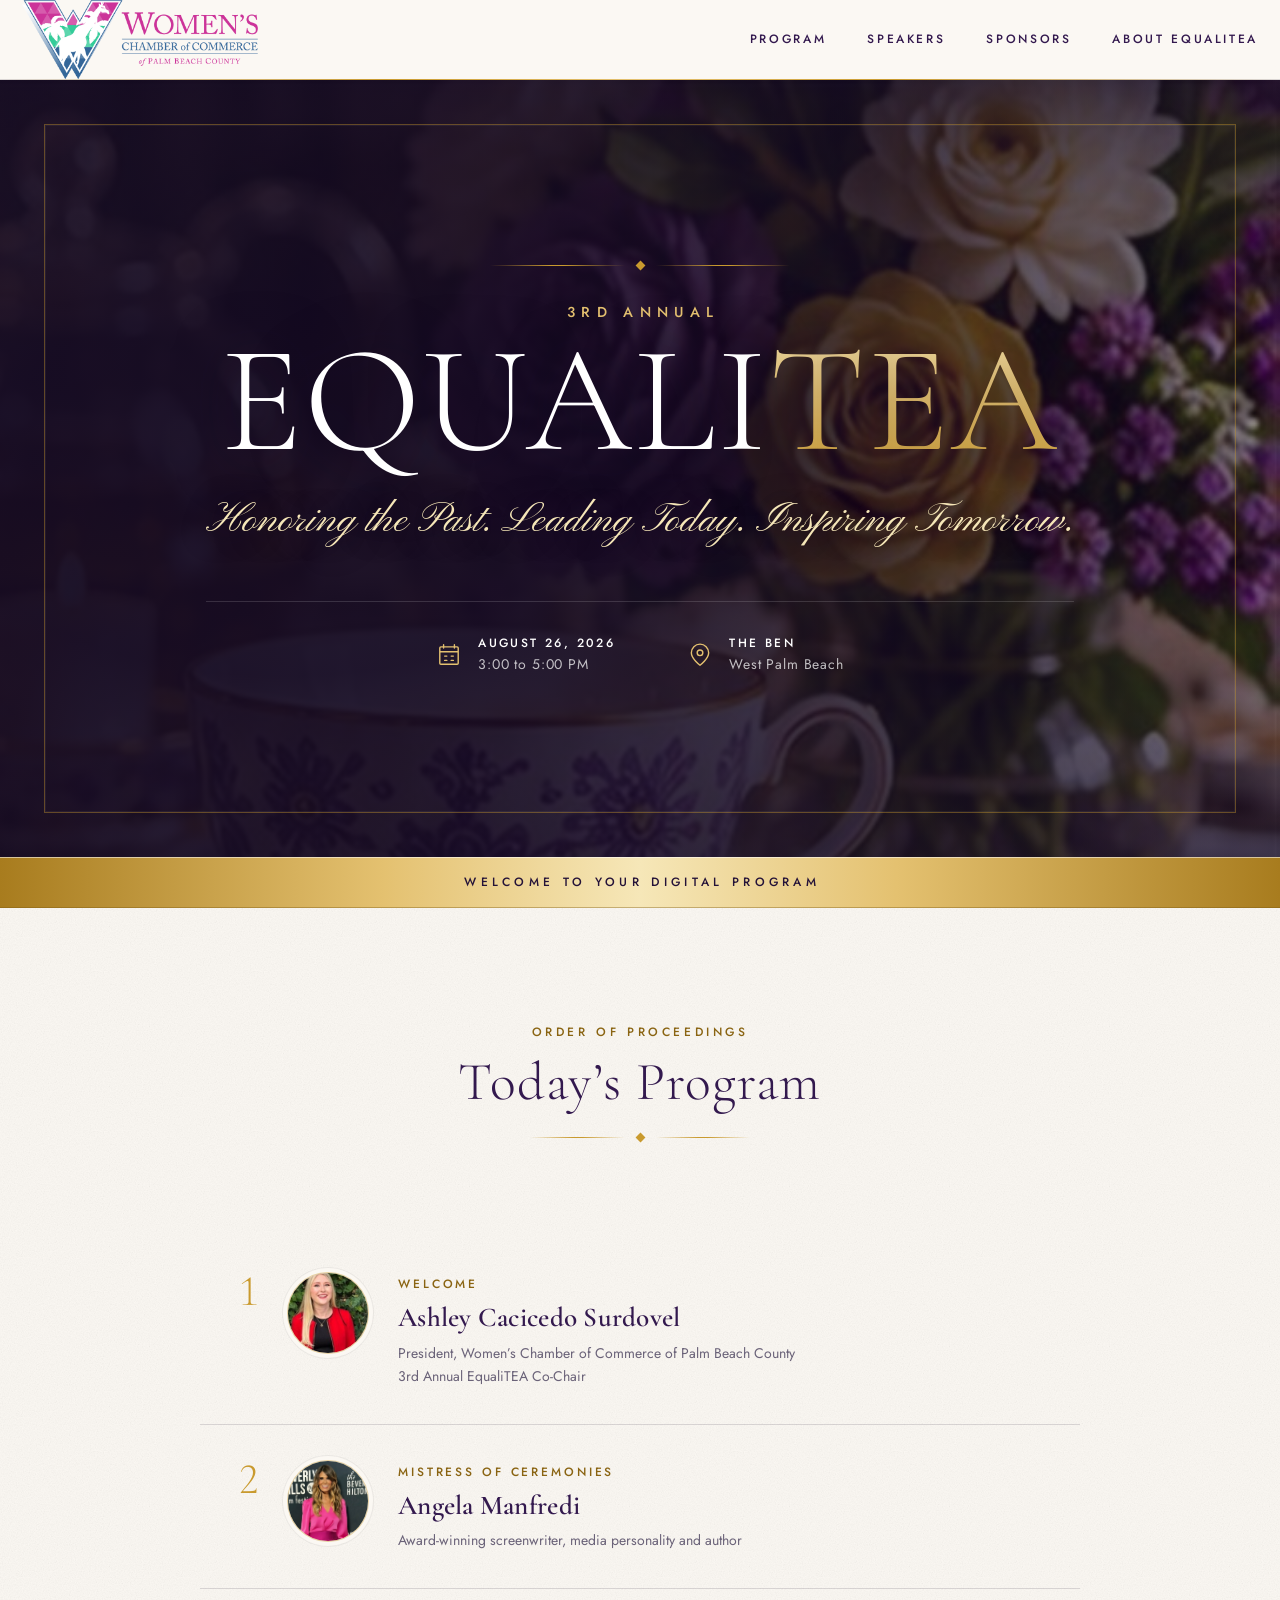
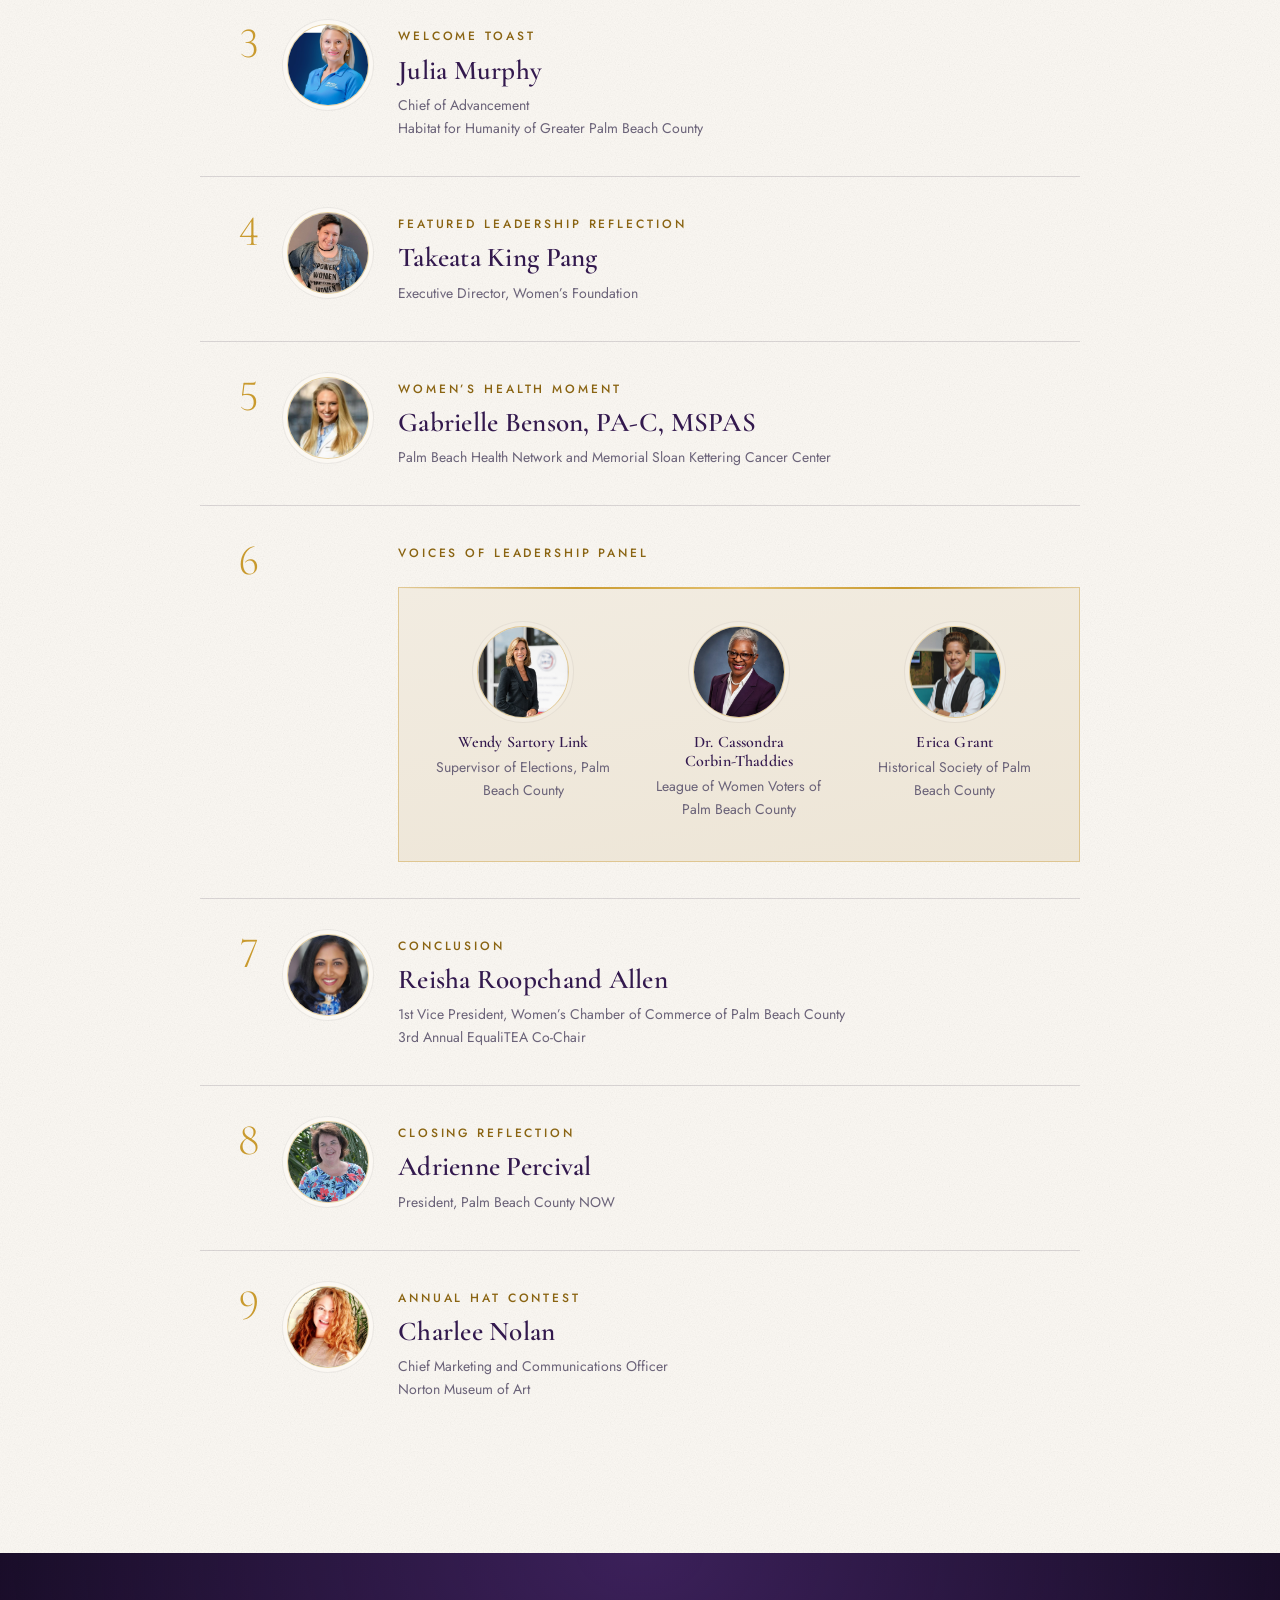
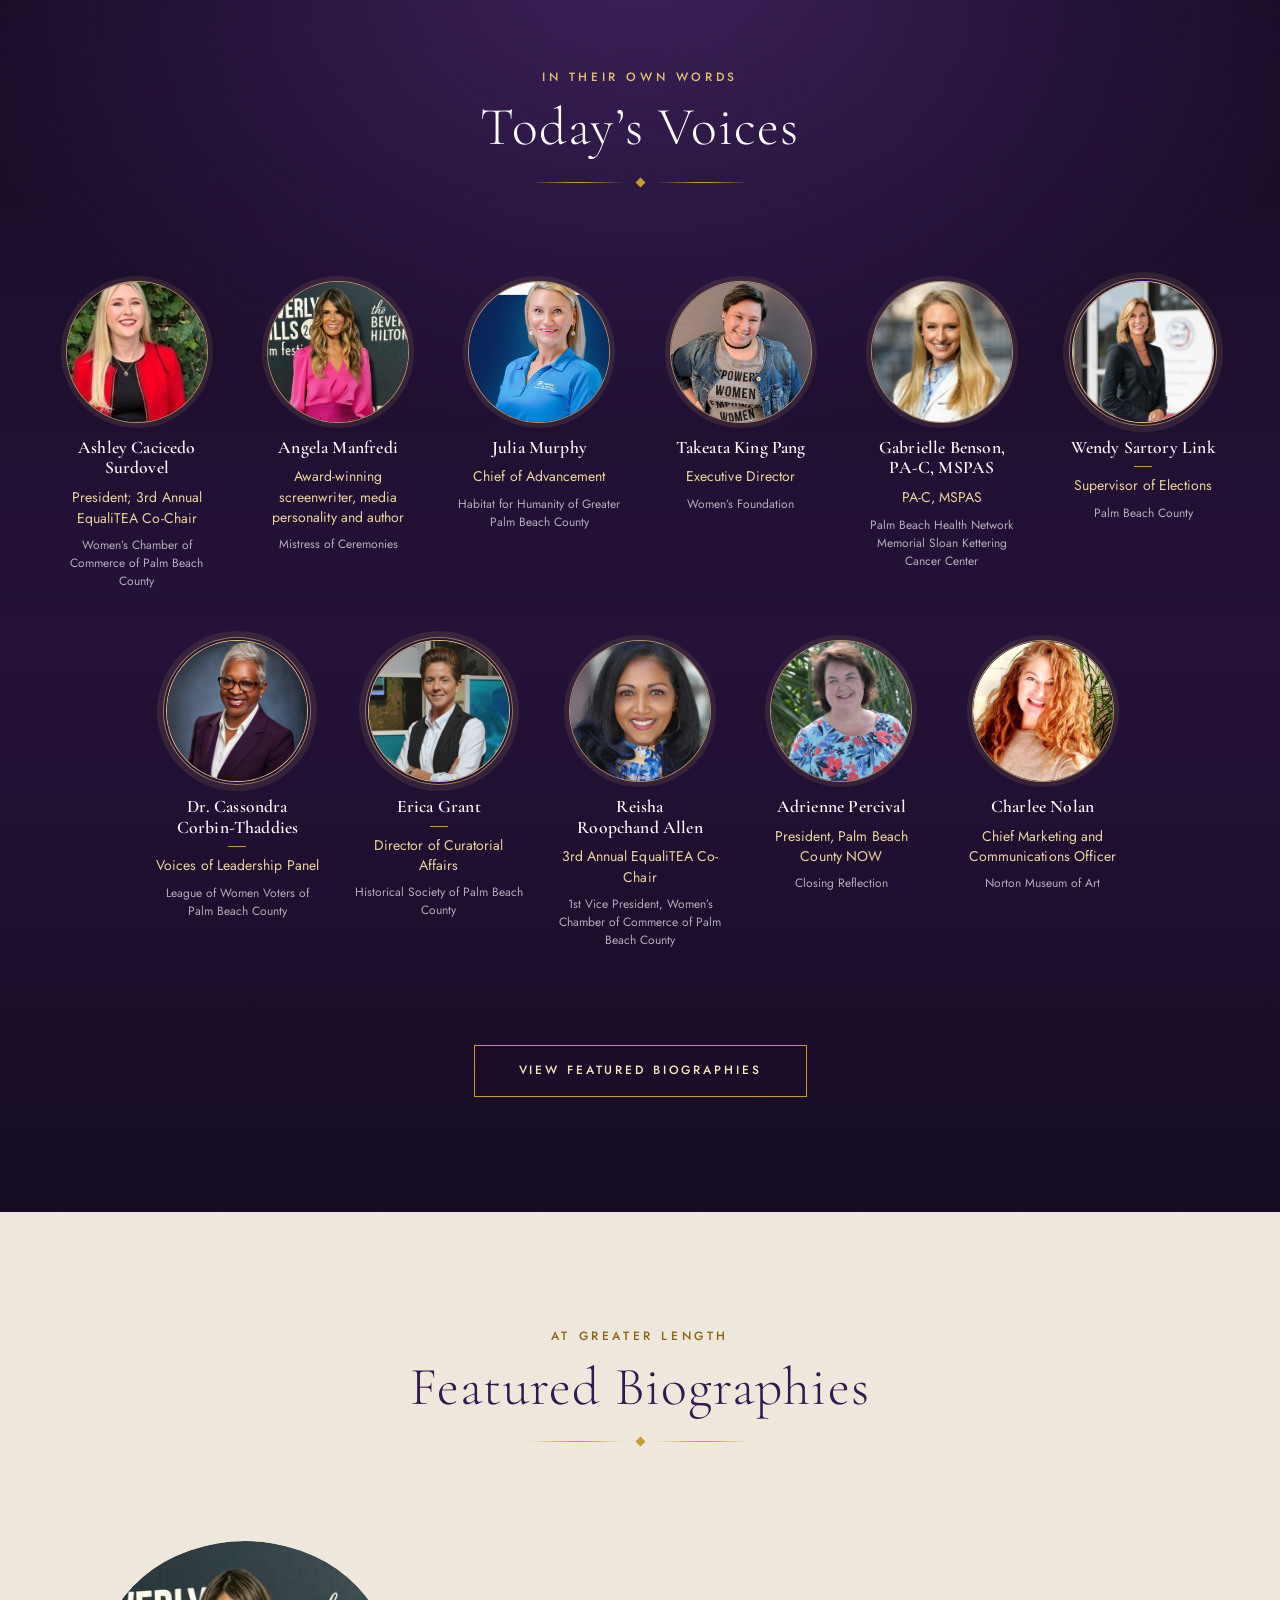
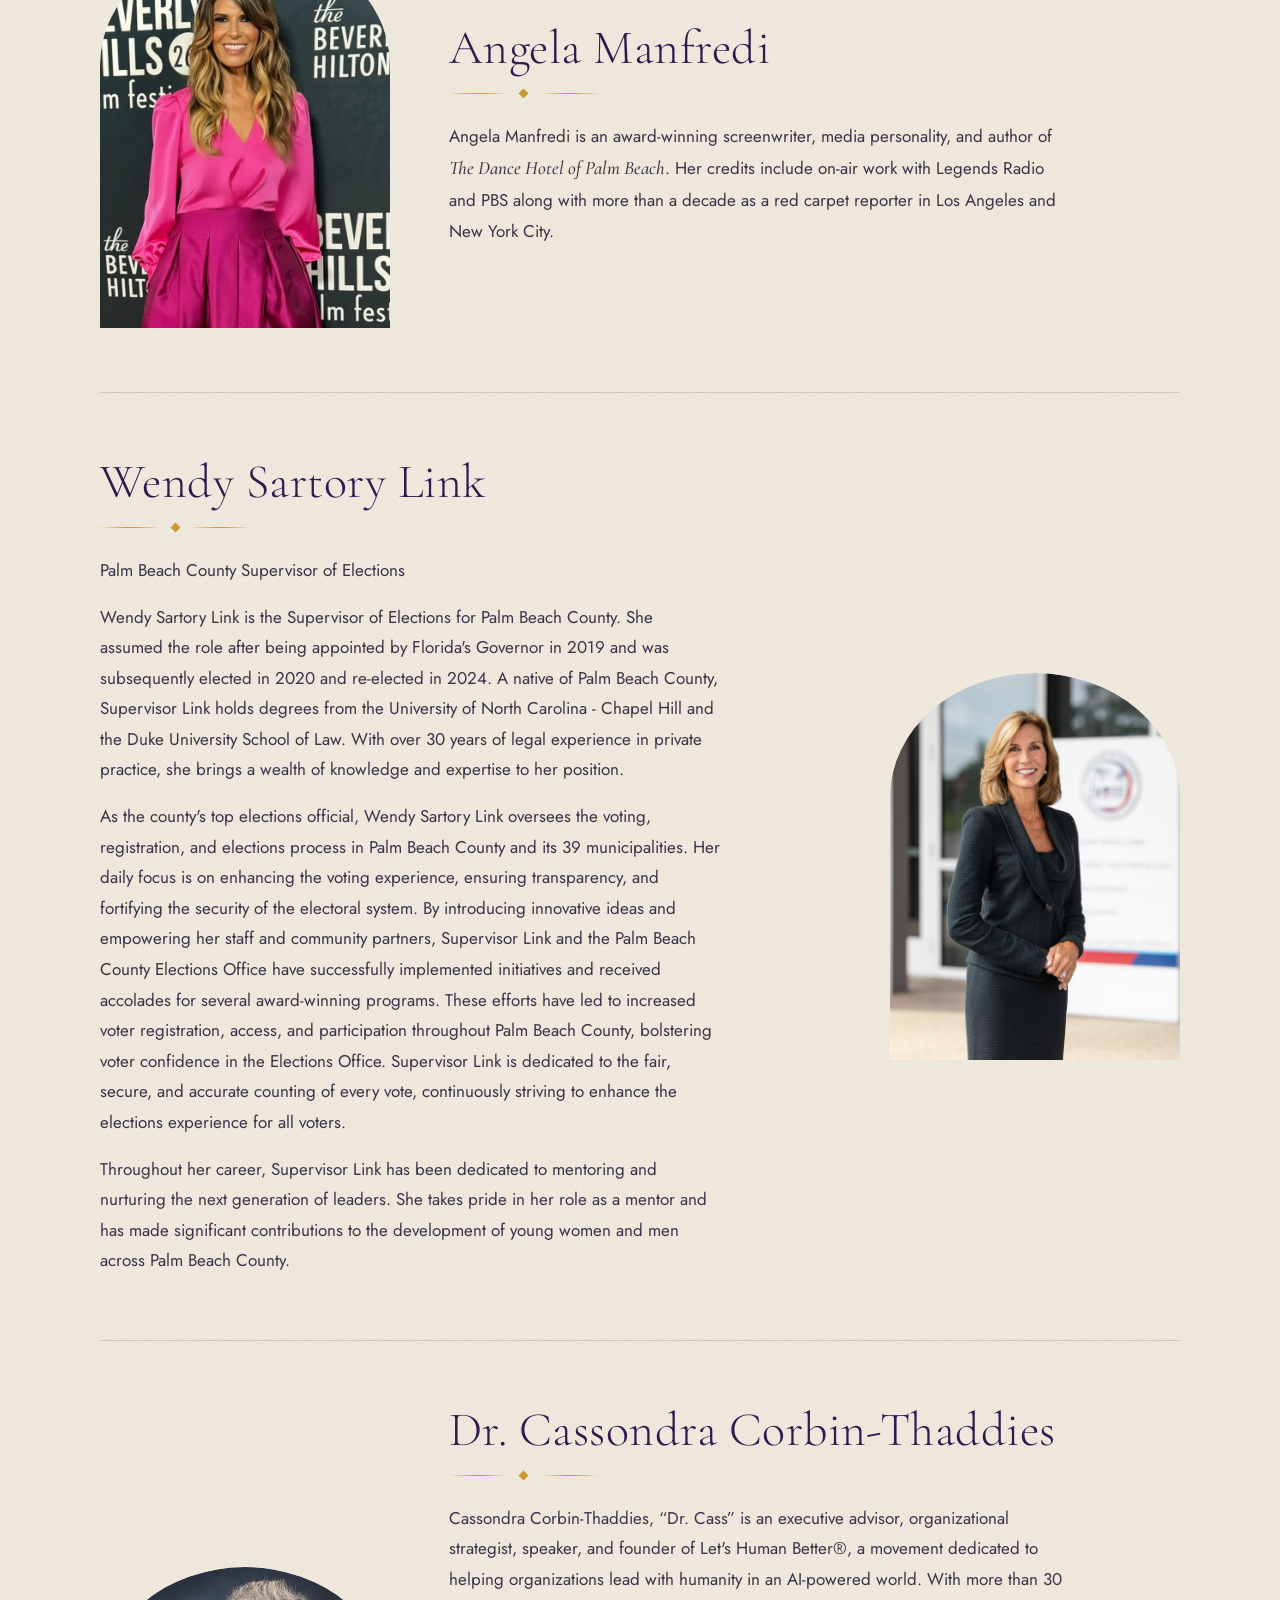
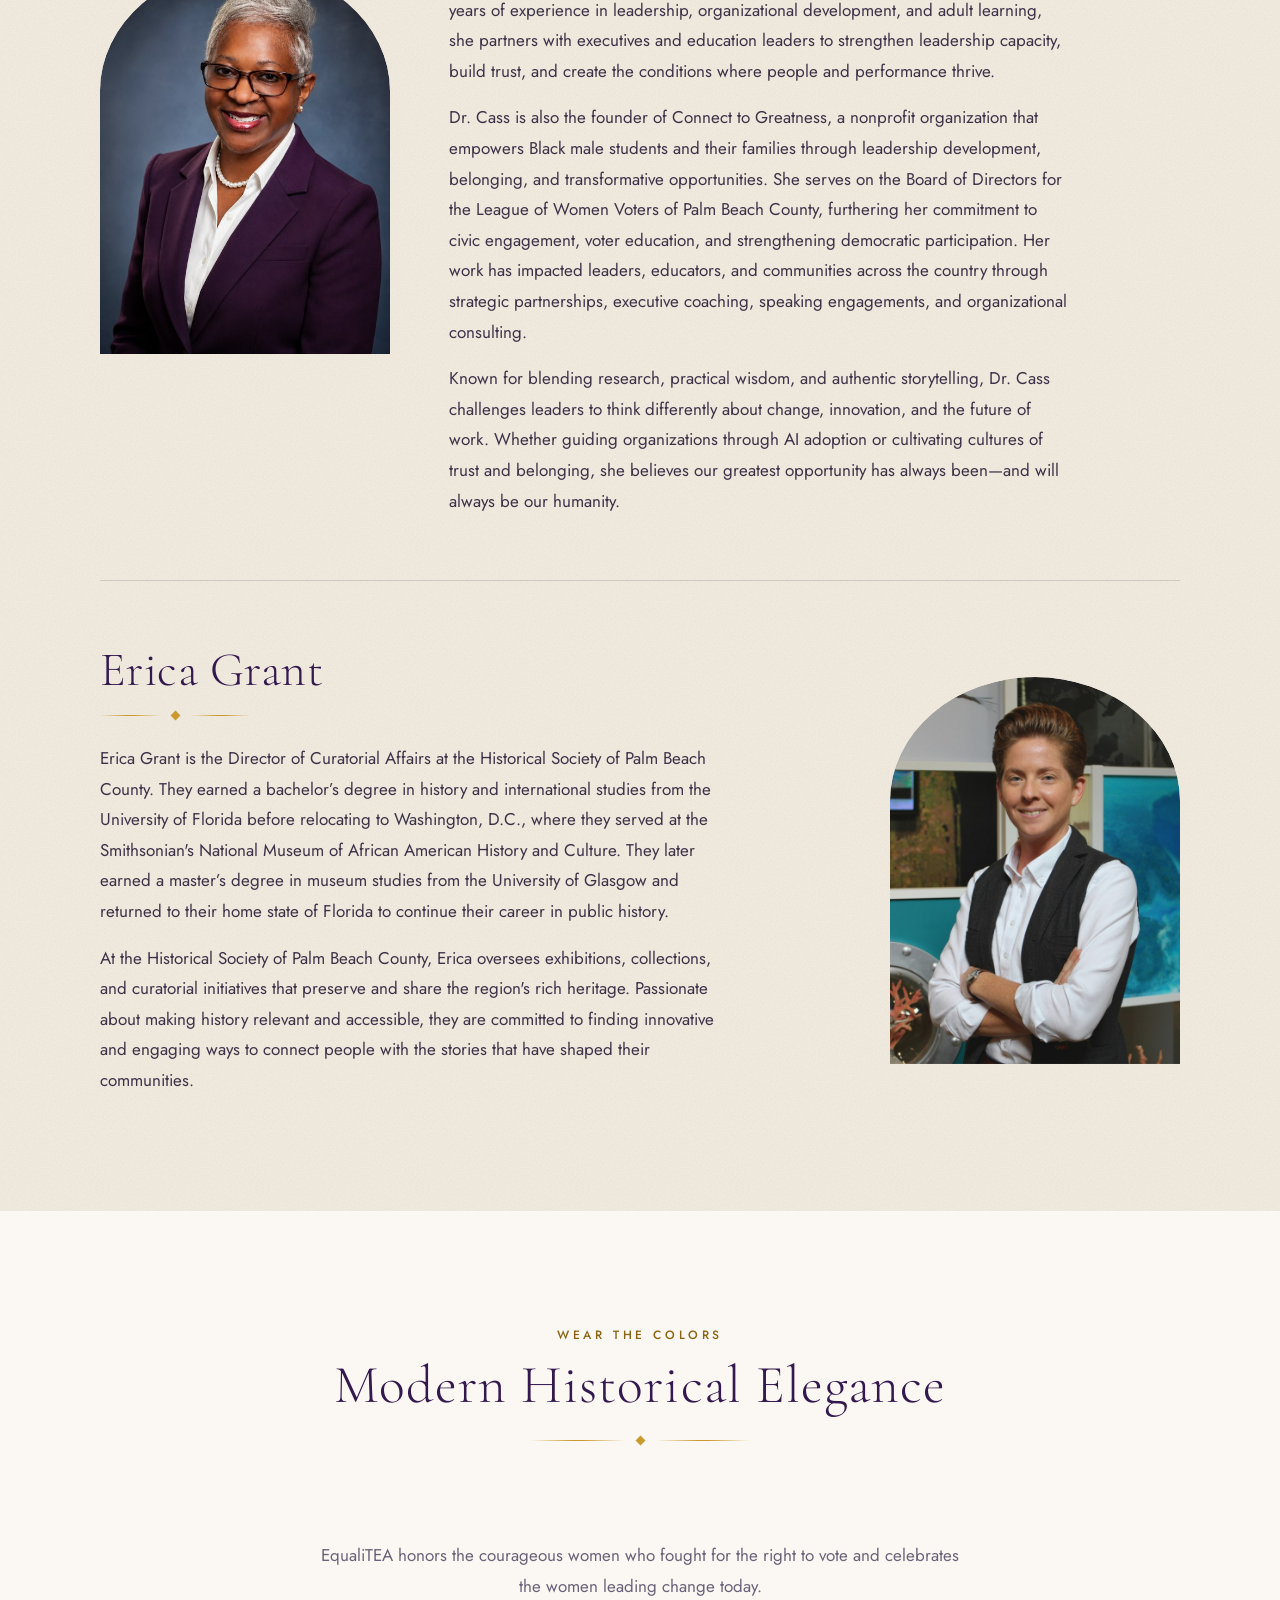
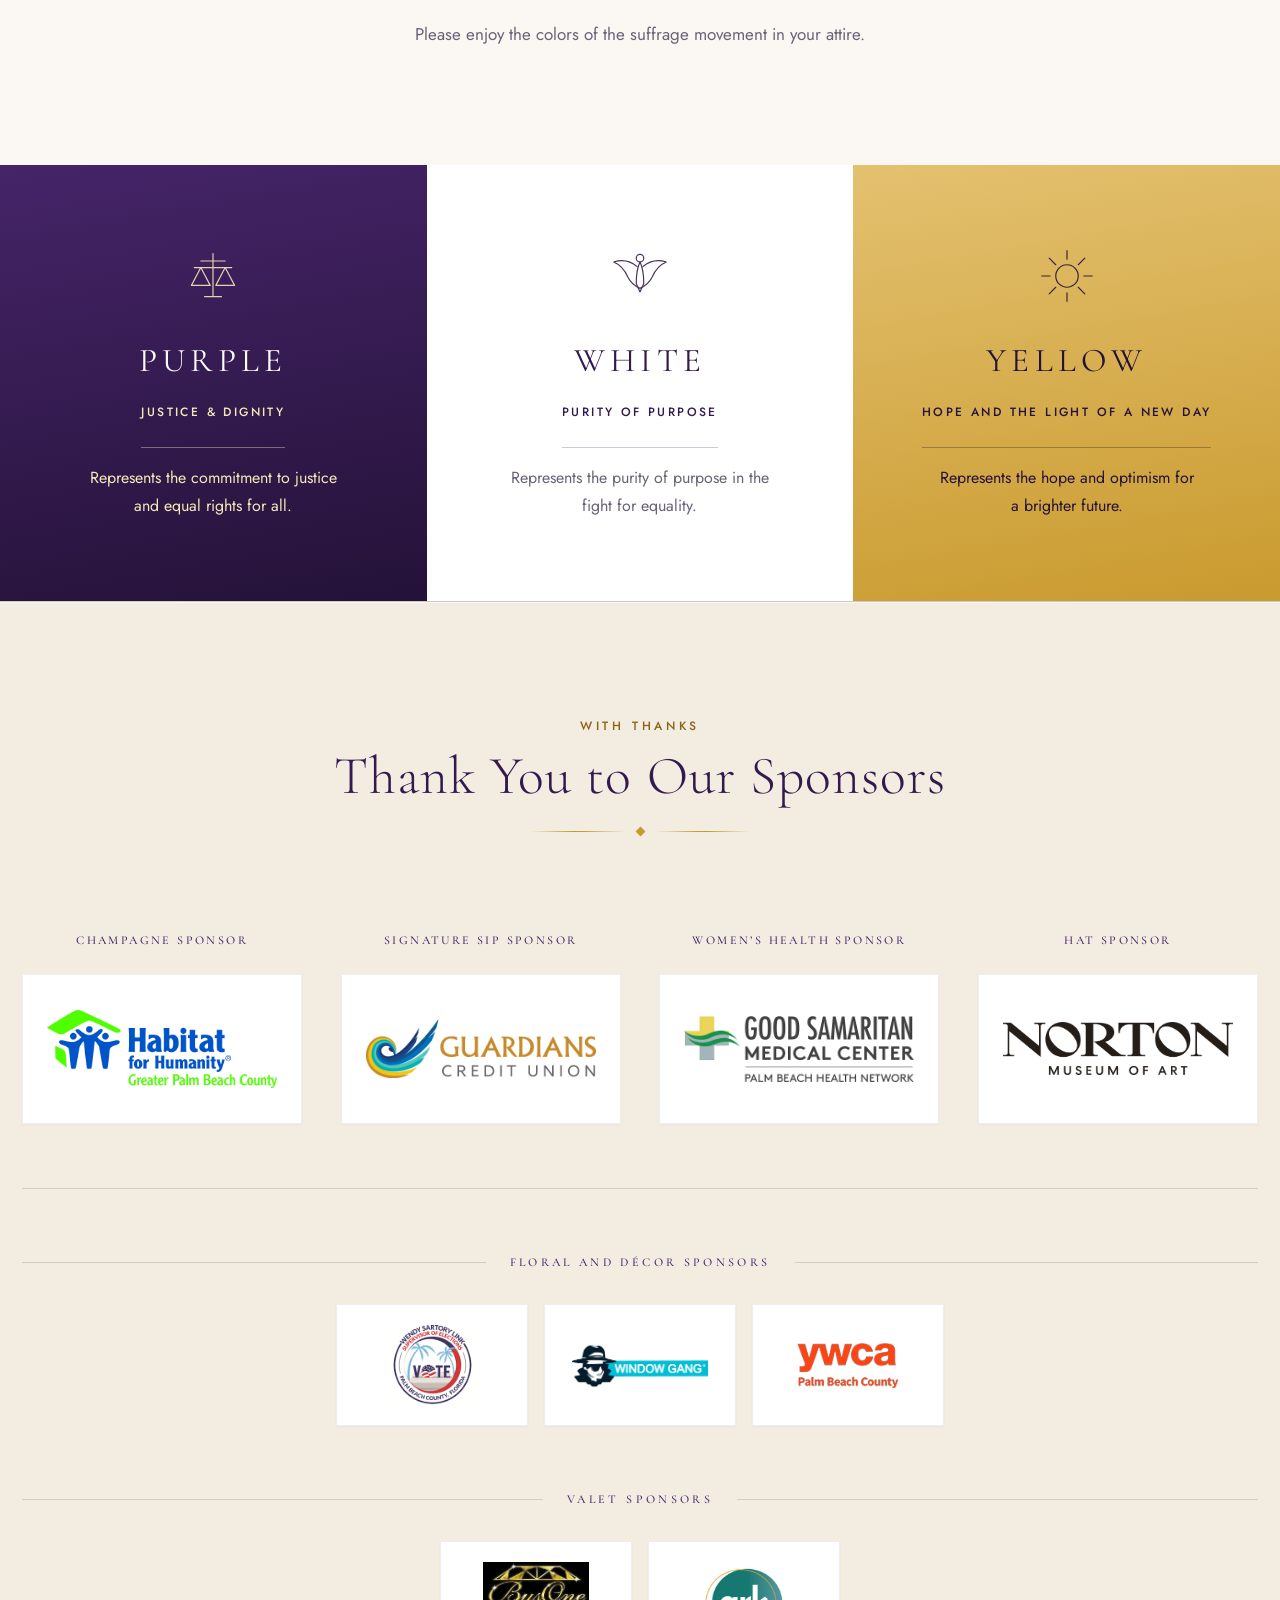
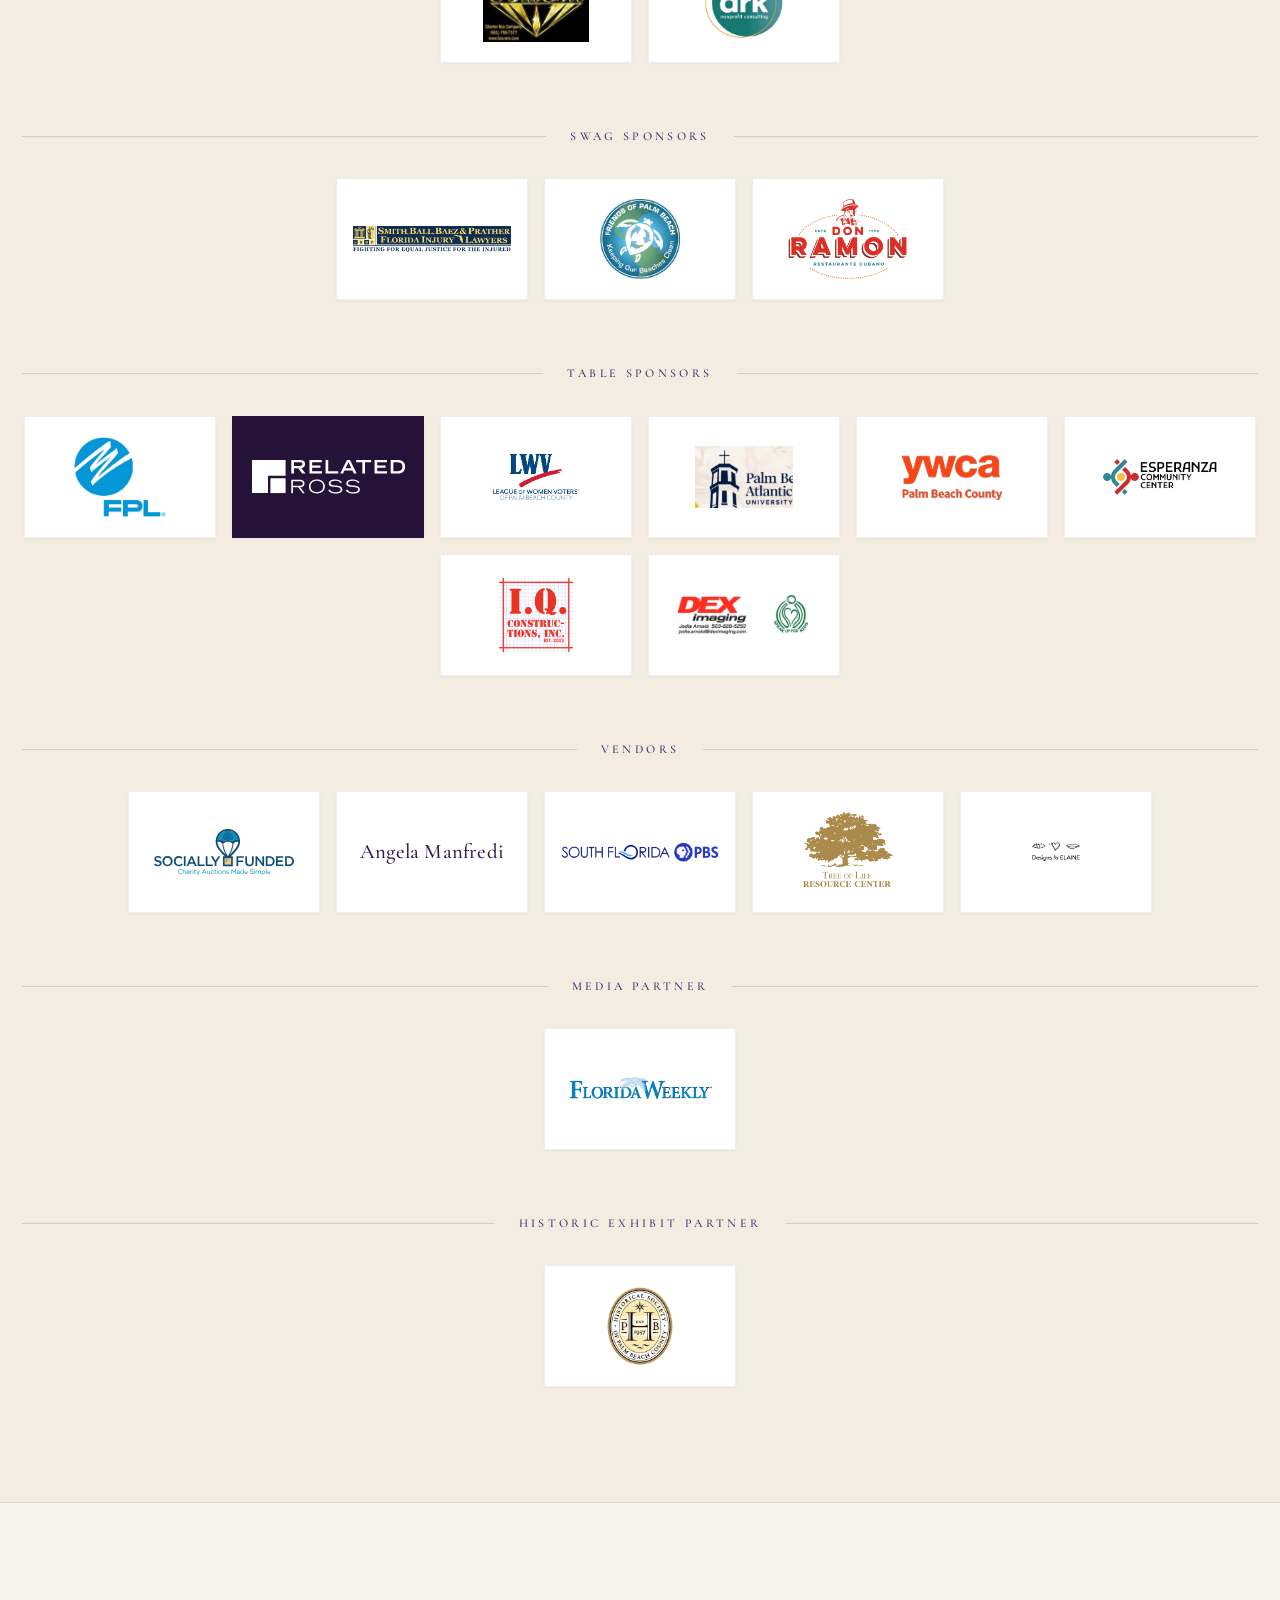
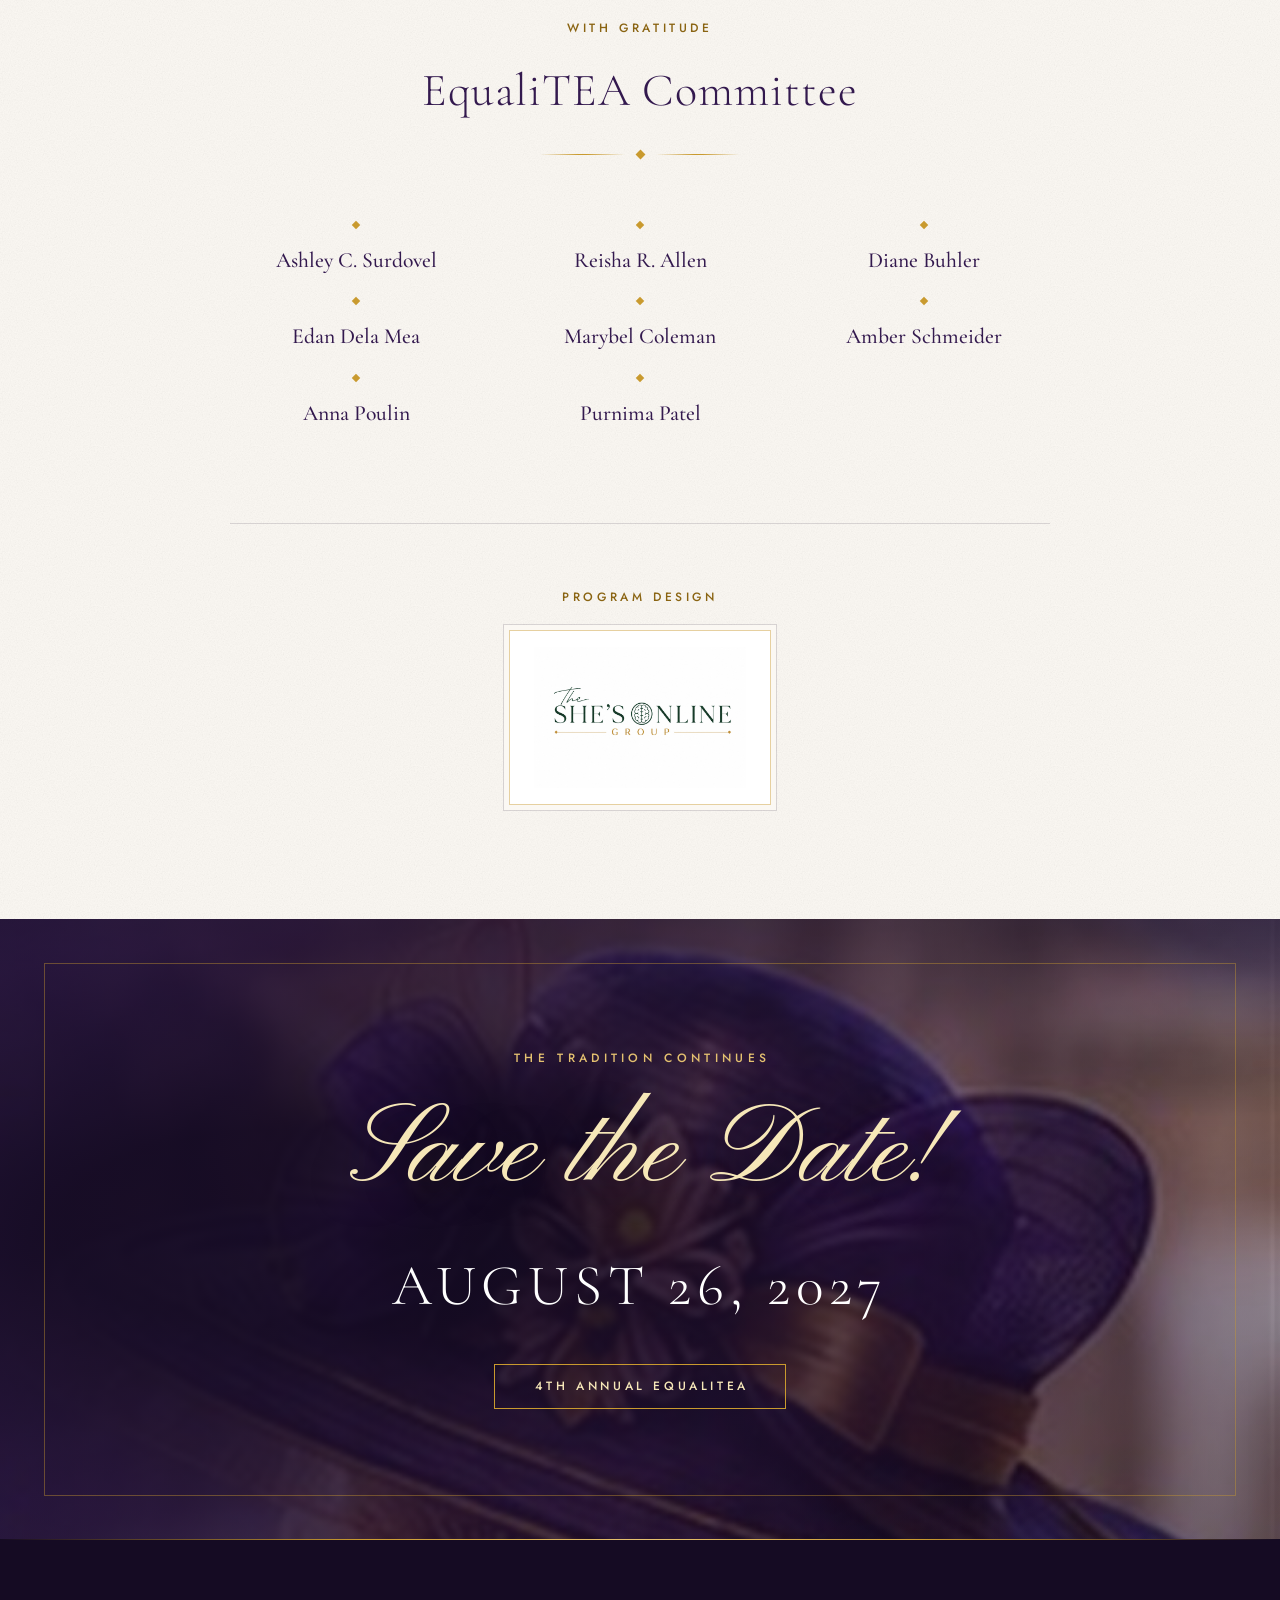
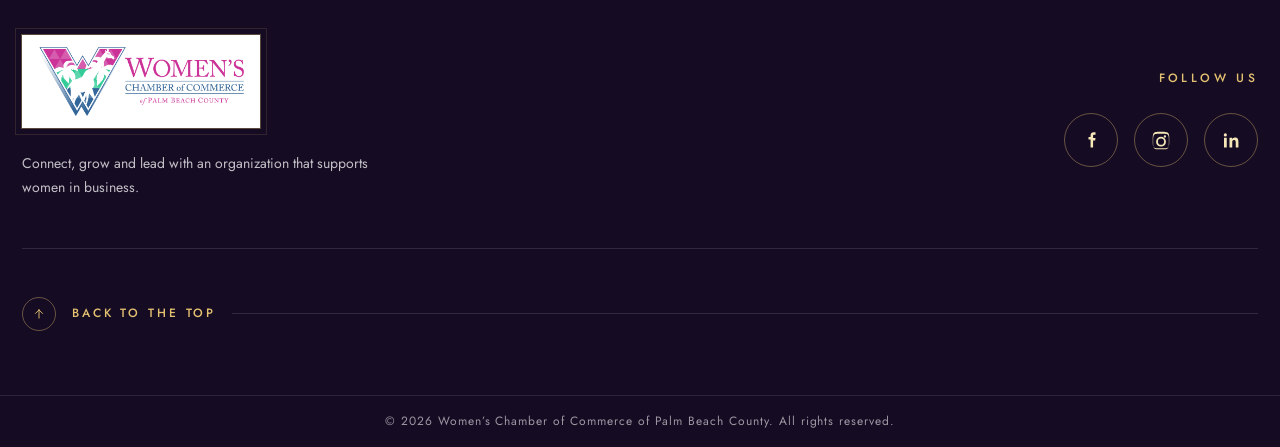
<file: home.html>
<!doctype html>
<html lang="en">
<head>
<meta charset="utf-8">
<meta name="viewport" content="width=device-width, initial-scale=1">
<meta name="theme-color" content="#241238">
<meta name="color-scheme" content="light">
<meta name="description" content="The event-day digital program for the Women’s Chamber of Commerce of Palm Beach County 3rd Annual EqualiTEA on August 26, 2026.">
<title>3rd Annual EqualiTEA Digital Program</title>
<link rel="preload" as="font" type="font/woff2" href="assets/fonts/cormorant-garamond-var.woff2" crossorigin>
<link rel="preload" as="font" type="font/woff2" href="assets/fonts/jost-var.woff2" crossorigin>
<link rel="preload" as="image" href="assets/production/decor/hero-tea.jpg" fetchpriority="high">
<link rel="stylesheet" href="styles.css">
</head>
<body>
<a class="skip-link" href="#main-content">Skip to the digital program</a>

<header class="bar">
  <div class="bar__in">
    <a class="bar__logo" href="#top" aria-label="3rd Annual EqualiTEA digital program home">
      <img src="assets/production/brand/womens-chamber-logo.png" width="758" height="254" decoding="async" fetchpriority="high" alt="Women’s Chamber of Commerce of Palm Beach County">
    </a>
    <nav class="nav" aria-label="Digital program navigation">
      <a href="#program">Program</a>
      <a href="#speakers">Speakers</a>
      <a href="#sponsors">Sponsors</a>
      <a href="#about-equalitea">About EqualiTEA</a>
    </nav>
  </div>
</header>

<main id="main-content">

  <!-- ============ hero ============ -->
  <section class="hero" id="top" aria-labelledby="event-title">
    <div class="hero__bg" aria-hidden="true">
      <img src="assets/production/decor/hero-tea.jpg" width="1200" height="800" fetchpriority="high" decoding="async" alt="">
    </div>
    <div class="hero__frame">
      <div class="hero__in">
        <div class="rule hero__rule" aria-hidden="true"><i></i></div>
        <h1 id="event-title">
          <span class="hero__ordinal">3rd Annual</span>
          <span class="hero__name">Equali<span>TEA</span></span>
        </h1>
        <p class="hero__theme">Honoring the Past. Leading Today. Inspiring Tomorrow.</p>
        <dl class="facts">
          <div class="fact">
            <svg aria-hidden="true" viewBox="0 0 24 24"><path d="M7 2.5v3m10-3v3M3.5 9h17M4.5 4.5h15a1 1 0 0 1 1 1v14a1 1 0 0 1-1 1h-15a1 1 0 0 1-1-1v-14a1 1 0 0 1 1-1Z"/><path d="M8 13h2m4 0h2m-8 4h2m4 0h2"/></svg>
            <div>
              <dt>August 26, 2026</dt>
              <dd>3:00 to 5:00 PM</dd>
            </div>
          </div>
          <div class="fact">
            <svg aria-hidden="true" viewBox="0 0 24 24"><path d="M20 10c0 5.5-8 11.5-8 11.5S4 15.5 4 10a8 8 0 1 1 16 0Z"/><circle cx="12" cy="10" r="2.6"/></svg>
            <div>
              <dt>The Ben</dt>
              <dd>West Palm Beach</dd>
            </div>
          </div>
        </dl>
      </div>
    </div>
    <p class="hero__welcome">Welcome to your digital program</p>
  </section>

  <!-- ============ today's program ============ -->
  <section class="chapter grain program" id="program" aria-labelledby="program-title">
    <div class="shell shell--prog">
      <header class="masthead">
        <p class="eyebrow">Order of Proceedings</p>
        <h2 id="program-title">Today’s Program</h2>
        <div class="rule" aria-hidden="true"><i></i></div>
      </header>

      <ol class="agenda">
        <li class="entry">
          <span class="entry__no" aria-hidden="true">1</span>
          <img class="entry__face p-ashley" src="assets/production/headshots/Ashley_Cacicedo_Surdovel_Optimized.jpg" loading="lazy" decoding="async" alt="Portrait of Ashley Cacicedo Surdovel">
          <div class="entry__body">
          <p class="entry__role">Welcome</p>
          <h3>Ashley Cacicedo Surdovel</h3>
          <p>President, Women’s Chamber of Commerce of Palm Beach County</p>
          <p>3rd Annual EqualiTEA Co-Chair</p>
          </div>
        </li>
        <li class="entry">
          <span class="entry__no" aria-hidden="true">2</span>
          <img class="entry__face p-angela" src="assets/production/headshots/Angela_Manfredi_Headshot.jpg" loading="lazy" decoding="async" alt="Portrait of Angela Manfredi">
          <div class="entry__body">
          <p class="entry__role">Mistress of Ceremonies</p>
          <h3>Angela Manfredi</h3>
          <p>Award-winning screenwriter, media personality and author</p>
          </div>
        </li>
        <li class="entry">
          <span class="entry__no" aria-hidden="true">3</span>
          <img class="entry__face p-julia" src="assets/production/headshots/Julia_Murphy_Optimized.jpg" loading="lazy" decoding="async" alt="Portrait of Julia Murphy">
          <div class="entry__body">
          <p class="entry__role">Welcome Toast</p>
          <h3>Julia Murphy</h3>
          <p>Chief of Advancement</p>
          <p>Habitat for Humanity of Greater Palm Beach County</p>
          </div>
        </li>
        <li class="entry">
          <span class="entry__no" aria-hidden="true">4</span>
          <img class="entry__face p-takeata" src="assets/production/headshots/Takeata_King_Pang_User_Provided.jpg" loading="lazy" decoding="async" alt="Portrait of Takeata King Pang">
          <div class="entry__body">
          <p class="entry__role">Featured Leadership Reflection</p>
          <h3>Takeata King Pang</h3>
          <p>Executive Director, Women’s Foundation</p>
          </div>
        </li>
        <li class="entry">
          <span class="entry__no" aria-hidden="true">5</span>
          <img class="entry__face p-gabrielle" src="assets/production/headshots/Gabrielle_Benson_User_Provided.jpg" loading="lazy" decoding="async" alt="Portrait of Gabrielle Benson">
          <div class="entry__body">
          <p class="entry__role">Women’s Health Moment</p>
          <h3>Gabrielle Benson, PA-C, MSPAS</h3>
          <p>Palm Beach Health Network and Memorial Sloan Kettering Cancer Center</p>
          </div>
        </li>
        <li class="entry panel">
          <span class="entry__no" aria-hidden="true">6</span>
          <div class="entry__body">
          <p class="entry__role">Voices of Leadership Panel</p>
          <div class="panel__inner">
          <div class="panelists">
            <div class="panelist">
              <img class="p-wendy" src="assets/production/headshots/Wendy_Sartory_Link_Optimized.jpg" width="600" height="900" loading="lazy" decoding="async" alt="Portrait of Wendy Sartory Link">
              <h3>Wendy Sartory Link</h3>
              <p>Supervisor of Elections, Palm Beach County</p>
            </div>
            <div class="panelist">
              <img class="p-cassondra" src="assets/production/headshots/Dr_Cassondra_Corbin-Thaddies_Optimized.jpg" width="592" height="697" loading="lazy" decoding="async" alt="Portrait of Dr. Cassondra Corbin-Thaddies">
              <h3>Dr. Cassondra Corbin-Thaddies</h3>
              <p>League of Women Voters of Palm Beach County</p>
            </div>
            <div class="panelist">
              <img class="p-erica" src="assets/production/headshots/Erica_Grant_2026_Optimized.jpg" width="720" height="900" loading="lazy" decoding="async" alt="Portrait of Erica Grant">
              <h3>Erica Grant</h3>
              <p>Historical Society of Palm Beach County</p>
            </div>
          </div>
          </div>
          </div>
        </li>
        <li class="entry">
          <span class="entry__no" aria-hidden="true">7</span>
          <img class="entry__face p-reisha" src="assets/production/headshots/Reisha_Roopchand_Allen_Optimized.jpg" loading="lazy" decoding="async" alt="Portrait of Reisha Roopchand Allen">
          <div class="entry__body">
          <p class="entry__role">Conclusion</p>
          <h3>Reisha Roopchand Allen</h3>
          <p>1st Vice President, Women’s Chamber of Commerce of Palm Beach County</p>
          <p>3rd Annual EqualiTEA Co-Chair</p>
          </div>
        </li>
        <li class="entry">
          <span class="entry__no" aria-hidden="true">8</span>
          <img class="entry__face p-adrienne" src="assets/production/headshots/Adrienne_Percival_User_Provided.jpg" loading="lazy" decoding="async" alt="Portrait of Adrienne Percival">
          <div class="entry__body">
          <p class="entry__role">Closing Reflection</p>
          <h3>Adrienne Percival</h3>
          <p>President, Palm Beach County NOW</p>
          </div>
        </li>
        <li class="entry">
          <span class="entry__no" aria-hidden="true">9</span>
          <img class="entry__face p-charlee" src="assets/production/headshots/Charlee_Nolan_User_Provided.jpg" loading="lazy" decoding="async" alt="Portrait of Charlee Nolan">
          <div class="entry__body">
          <p class="entry__role">Annual Hat Contest</p>
          <h3>Charlee Nolan</h3>
          <p>Chief Marketing and Communications Officer</p>
          <p>Norton Museum of Art</p>
          </div>
        </li>
      </ol>
    </div>
  </section>

  <!-- ============ today's voices ============ -->
  <section class="chapter voices" id="speakers" aria-labelledby="voices-title">
    <div class="shell">
      <header class="masthead masthead--invert">
        <p class="eyebrow">In Their Own Words</p>
        <h2 id="voices-title">Today’s Voices</h2>
        <div class="rule" aria-hidden="true"><i></i></div>
      </header>

      <div class="roster">
        <article class="voice">
          <img class="p-ashley" src="assets/production/headshots/Ashley_Cacicedo_Surdovel_Optimized.jpg" width="200" height="200" loading="lazy" decoding="async" alt="Portrait of Ashley Cacicedo Surdovel">
          <h3>Ashley Cacicedo Surdovel</h3>
          <p class="voice__role">President; 3rd Annual EqualiTEA Co-Chair</p>
          <p>Women’s Chamber of Commerce of Palm Beach County</p>
        </article>
        <article class="voice">
          <img class="p-angela" src="assets/production/headshots/Angela_Manfredi_Headshot.jpg" width="675" height="900" loading="lazy" decoding="async" alt="Portrait of Angela Manfredi">
          <h3>Angela Manfredi</h3>
          <p class="voice__role">Award-winning screenwriter, media personality and author</p>
          <p>Mistress of Ceremonies</p>
        </article>
        <article class="voice">
          <img class="p-julia" src="assets/production/headshots/Julia_Murphy_Optimized.jpg" width="480" height="609" loading="lazy" decoding="async" alt="Portrait of Julia Murphy">
          <h3>Julia Murphy</h3>
          <p class="voice__role">Chief of Advancement</p>
          <p>Habitat for Humanity of Greater Palm Beach County</p>
        </article>
        <article class="voice">
          <img class="p-takeata" src="assets/production/headshots/Takeata_King_Pang_User_Provided.jpg" width="900" height="900" loading="lazy" decoding="async" alt="Portrait of Takeata King Pang">
          <h3>Takeata King Pang</h3>
          <p class="voice__role">Executive Director</p>
          <p>Women’s Foundation</p>
        </article>
        <article class="voice">
          <img class="p-gabrielle" src="assets/production/headshots/Gabrielle_Benson_User_Provided.jpg" width="899" height="900" loading="lazy" decoding="async" alt="Portrait of Gabrielle Benson">
          <h3>Gabrielle Benson, PA-C, MSPAS</h3>
          <p class="voice__role">PA-C, MSPAS</p>
          <p>Palm Beach Health Network</p>
          <p>Memorial Sloan Kettering Cancer Center</p>
        </article>
        <article class="voice voice--panel">
          <img class="p-wendy" src="assets/production/headshots/Wendy_Sartory_Link_Optimized.jpg" width="600" height="900" loading="lazy" decoding="async" alt="Portrait of Wendy Sartory Link">
          <h3>Wendy Sartory Link</h3>
          <p class="voice__role">Supervisor of Elections</p>
          <p>Palm Beach County</p>
        </article>
        <article class="voice voice--panel">
          <img class="p-cassondra" src="assets/production/headshots/Dr_Cassondra_Corbin-Thaddies_Optimized.jpg" width="592" height="697" loading="lazy" decoding="async" alt="Portrait of Dr. Cassondra Corbin-Thaddies">
          <h3>Dr. Cassondra Corbin-Thaddies</h3>
          <p class="voice__role">Voices of Leadership Panel</p>
          <p>League of Women Voters of Palm Beach County</p>
        </article>
        <article class="voice voice--panel">
          <img class="p-erica" src="assets/production/headshots/Erica_Grant_2026_Optimized.jpg" width="720" height="900" loading="lazy" decoding="async" alt="Portrait of Erica Grant">
          <h3>Erica Grant</h3>
          <p class="voice__role">Director of Curatorial Affairs</p>
          <p>Historical Society of Palm Beach County</p>
        </article>
        <article class="voice">
          <img class="p-reisha" src="assets/production/headshots/Reisha_Roopchand_Allen_Optimized.jpg" width="720" height="728" loading="lazy" decoding="async" alt="Portrait of Reisha Roopchand Allen">
          <h3>Reisha Roopchand Allen</h3>
          <p class="voice__role">3rd Annual EqualiTEA Co-Chair</p>
          <p>1st Vice President, Women’s Chamber of Commerce of Palm Beach County</p>
        </article>
        <article class="voice">
          <img class="p-adrienne" src="assets/production/headshots/Adrienne_Percival_User_Provided.jpg" width="601" height="900" loading="lazy" decoding="async" alt="Portrait of Adrienne Percival">
          <h3>Adrienne Percival</h3>
          <p class="voice__role">President, Palm Beach County NOW</p>
          <p>Closing Reflection</p>
        </article>
        <article class="voice">
          <img class="p-charlee" src="assets/production/headshots/Charlee_Nolan_User_Provided.jpg" width="899" height="900" loading="lazy" decoding="async" alt="Portrait of Charlee Nolan">
          <h3>Charlee Nolan</h3>
          <p class="voice__role">Chief Marketing and Communications Officer</p>
          <p>Norton Museum of Art</p>
        </article>
      </div>

      <div class="cta">
        <a class="btn" href="#biographies">View Featured Biographies</a>
      </div>
    </div>
  </section>

  <!-- ============ featured biographies ============ -->
  <section class="chapter grain bios" id="biographies" aria-labelledby="biographies-title">
    <div class="shell shell--mid">
      <header class="masthead">
        <p class="eyebrow">At Greater Length</p>
        <h2 id="biographies-title">Featured Biographies</h2>
        <div class="rule" aria-hidden="true"><i></i></div>
      </header>

      <article class="bio">
        <div class="bio__fig arch"><img class="b-angela" src="assets/production/headshots/Angela_Manfredi_Headshot.jpg" width="675" height="900" loading="lazy" decoding="async" alt="Portrait of Angela Manfredi"></div>
        <div class="bio__body">
          <h3>Angela Manfredi</h3>
          <div class="rule" aria-hidden="true"><i></i></div>
          <p>Angela Manfredi is an award-winning screenwriter, media personality, and author of <em>The Dance Hotel of Palm Beach</em>. Her credits include on-air work with Legends Radio and PBS along with more than a decade as a red carpet reporter in Los Angeles and New York City.</p>
        </div>
      </article>

      <article class="bio">
        <div class="bio__fig arch"><img class="b-wendy" src="assets/production/headshots/Wendy_Sartory_Link_Optimized.jpg" width="600" height="900" loading="lazy" decoding="async" alt="Portrait of Wendy Sartory Link"></div>
        <div class="bio__body">
          <h3>Wendy Sartory Link</h3>
          <div class="rule" aria-hidden="true"><i></i></div>
          <p>Palm Beach County Supervisor of Elections</p>
          <p>Wendy Sartory Link is the Supervisor of Elections for Palm Beach County. She assumed the role after being appointed by Florida's Governor in 2019 and was subsequently elected in 2020 and re-elected in 2024. A native of Palm Beach County, Supervisor Link holds degrees from the University of North Carolina - Chapel Hill and the Duke University School of Law. With over 30 years of legal experience in private practice, she brings a wealth of knowledge and expertise to her position.</p>
          <p>As the county's top elections official, Wendy Sartory Link oversees the voting, registration, and elections process in Palm Beach County and its 39 municipalities. Her daily focus is on enhancing the voting experience, ensuring transparency, and fortifying the security of the electoral system. By introducing innovative ideas and empowering her staff and community partners, Supervisor Link and the Palm Beach County Elections Office have successfully implemented initiatives and received accolades for several award-winning programs. These efforts have led to increased voter registration, access, and participation throughout Palm Beach County, bolstering voter confidence in the Elections Office. Supervisor Link is dedicated to the fair, secure, and accurate counting of every vote, continuously striving to enhance the elections experience for all voters.</p>
          <p>Throughout her career, Supervisor Link has been dedicated to mentoring and nurturing the next generation of leaders. She takes pride in her role as a mentor and has made significant contributions to the development of young women and men across Palm Beach County.</p>
        </div>
      </article>

      <article class="bio">
        <div class="bio__fig arch"><img class="b-cassondra" src="assets/production/headshots/Dr_Cassondra_Corbin-Thaddies_Optimized.jpg" width="592" height="697" loading="lazy" decoding="async" alt="Portrait of Dr. Cassondra Corbin-Thaddies"></div>
        <div class="bio__body">
          <h3>Dr. Cassondra Corbin-Thaddies</h3>
          <div class="rule" aria-hidden="true"><i></i></div>
          <p>Cassondra Corbin-Thaddies, “Dr. Cass” is an executive advisor, organizational strategist, speaker, and founder of Let's Human Better®, a movement dedicated to helping organizations lead with humanity in an AI-powered world. With more than 30 years of experience in leadership, organizational development, and adult learning, she partners with executives and education leaders to strengthen leadership capacity, build trust, and create the conditions where people and performance thrive.</p>
          <p>Dr. Cass is also the founder of Connect to Greatness, a nonprofit organization that empowers Black male students and their families through leadership development, belonging, and transformative opportunities. She serves on the Board of Directors for the League of Women Voters of Palm Beach County, furthering her commitment to civic engagement, voter education, and strengthening democratic participation. Her work has impacted leaders, educators, and communities across the country through strategic partnerships, executive coaching, speaking engagements, and organizational consulting.</p>
          <p>Known for blending research, practical wisdom, and authentic storytelling, Dr. Cass challenges leaders to think differently about change, innovation, and the future of work. Whether guiding organizations through AI adoption or cultivating cultures of trust and belonging, she believes our greatest opportunity has always been—and will always be our humanity.</p>
        </div>
      </article>

      <article class="bio">
        <div class="bio__fig arch"><img class="b-erica" src="assets/production/headshots/Erica_Grant_2026_Optimized.jpg" width="720" height="900" loading="lazy" decoding="async" alt="Portrait of Erica Grant"></div>
        <div class="bio__body">
          <h3>Erica Grant</h3>
          <div class="rule" aria-hidden="true"><i></i></div>
          <p>Erica Grant is the Director of Curatorial Affairs at the Historical Society of Palm Beach County. They earned a bachelor’s degree in history and international studies from the University of Florida before relocating to Washington, D.C., where they served at the Smithsonian's National Museum of African American History and Culture. They later earned a master’s degree in museum studies from the University of Glasgow and returned to their home state of Florida to continue their career in public history.</p>
          <p>At the Historical Society of Palm Beach County, Erica oversees exhibitions, collections, and curatorial initiatives that preserve and share the region's rich heritage. Passionate about making history relevant and accessible, they are committed to finding innovative and engaging ways to connect people with the stories that have shaped their communities.</p>
        </div>
      </article>
    </div>
  </section>

  <!-- ============ modern historical elegance ============ -->
  <section class="chapter elegance" id="about-equalitea" aria-labelledby="history-title">
    <div class="shell">
      <header class="masthead">
        <p class="eyebrow">Wear the Colors</p>
        <h2 id="history-title">Modern Historical Elegance</h2>
        <div class="rule" aria-hidden="true"><i></i></div>
      </header>
      <div class="elegance__lead">
        <p>EqualiTEA honors the courageous women who fought for the right to vote and celebrates the women leading change today.</p>
        <p>Please enjoy the colors of the suffrage movement in your attire.</p>
      </div>
    </div>
    <div class="triptych">
      <article class="swatch swatch--purple">
        <svg aria-hidden="true" viewBox="0 0 64 64"><path d="M32 8v46M19 16h26M12 23h40M19 23 9 42h20L19 23Zm26 0L35 42h20L45 23ZM23 54h18"/></svg>
        <h3>Purple</h3>
        <p class="swatch__meaning">Justice &amp; Dignity</p>
        <p>Represents the commitment to justice and equal rights for all.</p>
      </article>
      <article class="swatch swatch--white">
        <svg aria-hidden="true" viewBox="0 0 64 64"><circle cx="32" cy="13" r="4"/><path d="M32 17c-3 6-4 15-4 23l4 9 4-9c0-8-1-17-4-23Z"/><path d="M29 22c-7-6-16-8-25-5 7 3 12 9 15 16 3 6 8 10 13 12"/><path d="M35 22c7-6 16-8 25-5-7 3-12 9-15 16-3 6-8 10-13 12"/></svg>
        <h3>White</h3>
        <p class="swatch__meaning">Purity of Purpose</p>
        <p>Represents the purity of purpose in the fight for equality.</p>
      </article>
      <article class="swatch swatch--gold">
        <svg aria-hidden="true" viewBox="0 0 64 64"><circle cx="32" cy="32" r="12"/><path d="M32 5v9m0 36v9M5 32h9m36 0h9M13 13l7 7m24 24 7 7m0-38-7 7M20 44l-7 7"/></svg>
        <h3>Yellow</h3>
        <p class="swatch__meaning">Hope and the Light of a New Day</p>
        <p>Represents the hope and optimism for a brighter future.</p>
      </article>
    </div>
  </section>

  <!-- ============ sponsors ============ -->
  <section class="chapter sponsors" id="sponsors" aria-labelledby="sponsors-title">
    <div class="shell">
      <header class="masthead">
        <p class="eyebrow">With Thanks</p>
        <h2 id="sponsors-title">Thank You to Our Sponsors</h2>
        <div class="rule" aria-hidden="true"><i></i></div>
      </header>

      <div class="headline-row">
      <section class="tier" aria-labelledby="champagne-sponsor">
        <h3 class="tier__label" id="champagne-sponsor">Champagne Sponsor</h3>
        <div class="marks">
          <a class="mark" href="https://habitatgreaterpbc.org/" target="_blank" rel="noopener noreferrer" aria-label="Visit Habitat for Humanity of Greater Palm Beach County">
            <img src="assets/production/sponsors/habitat-greater-pbc.jpg" loading="lazy" alt="Habitat for Humanity of Greater Palm Beach County"></a>
        </div>
      </section>

      <section class="tier" aria-labelledby="signature-sponsor">
        <h3 class="tier__label" id="signature-sponsor">Signature Sip Sponsor</h3>
        <div class="marks">
          <a class="mark" href="https://www.guardianscu.coop/" target="_blank" rel="noopener noreferrer" aria-label="Visit Guardians Credit Union">
            <img src="assets/production/sponsors/guardians-credit-union.png" loading="lazy" alt="Guardians Credit Union"></a>
        </div>
      </section>

      <section class="tier" aria-labelledby="health-sponsor">
        <h3 class="tier__label" id="health-sponsor">Women’s Health Sponsor</h3>
        <div class="marks">
          <a class="mark" href="https://www.palmbeachhealthnetwork.com/locations/detail/good-samaritan-medical-center" target="_blank" rel="noopener noreferrer" aria-label="Visit Good Samaritan Medical Center">
            <img src="assets/production/sponsors/good-samaritan.png" loading="lazy" alt="Good Samaritan Medical Center"></a>
        </div>
      </section>

      <section class="tier" aria-labelledby="hat-sponsor">
        <h3 class="tier__label" id="hat-sponsor">Hat Sponsor</h3>
        <div class="marks">
          <a class="mark" href="https://www.norton.org/" target="_blank" rel="noopener noreferrer" aria-label="Visit Norton Museum of Art">
            <img src="assets/production/sponsors/norton-museum-of-art-full-black.png" width="1200" height="278" loading="lazy" alt="Norton Museum of Art"></a>
        </div>
      </section>
      </div>

      <section class="tier tier--band" aria-labelledby="floral-sponsors">
        <h3 class="tier__label" id="floral-sponsors">Floral and Décor Sponsors</h3>
        <div class="marks">
          <a class="mark mark--emblem" href="https://www.votepalmbeach.gov/" target="_blank" rel="noopener noreferrer" aria-label="Visit Palm Beach County Supervisor of Elections">
            <img src="assets/production/sponsors/pbc-supervisor-of-elections.png" loading="lazy" alt="Palm Beach County Supervisor of Elections"></a>
          <a class="mark mark--wide" href="https://www.windowgang.com/locations/" target="_blank" rel="noopener noreferrer" aria-label="Visit Window Gang locations">
            <img src="assets/production/sponsors/window-gang.png" loading="lazy" alt="Window Gang"></a>
          <a class="mark mark--wide" href="https://ywcapbc.org/" target="_blank" rel="noopener noreferrer" aria-label="Visit YWCA of Palm Beach County">
            <img src="assets/production/sponsors/ywca-pbc.png" loading="lazy" alt="YWCA of Palm Beach County"></a>
        </div>
      </section>

      <section class="tier" aria-labelledby="valet-sponsors">
        <h3 class="tier__label" id="valet-sponsors">Valet Sponsors</h3>
        <div class="marks">
          <a class="mark mark--emblem" href="https://bus-one.com/" target="_blank" rel="noopener noreferrer" aria-label="Visit Bus One">
            <img src="assets/production/sponsors/bus-one.jpg" loading="lazy" alt="Bus One"></a>
          <a class="mark mark--emblem" href="https://www.arknonprofitconsulting.com/" target="_blank" rel="noopener noreferrer" aria-label="Visit Ark Nonprofit Consulting">
            <img src="assets/production/sponsors/ark-nonprofit-consulting.jpg" loading="lazy" alt="Ark Nonprofit Consulting"></a>
        </div>
      </section>

      <section class="tier" aria-labelledby="swag-sponsors">
        <h3 class="tier__label" id="swag-sponsors">Swag Sponsors</h3>
        <div class="marks">
          <a class="mark mark--wide" href="https://smithball.com/" target="_blank" rel="noopener noreferrer" aria-label="Visit Smith, Ball, Baez and Prather">
            <img src="assets/production/sponsors/smith-ball-baez-prather.png" loading="lazy" alt="Smith, Ball, Baez &amp; Prather"></a>
          <a class="mark mark--emblem" href="https://www.friendsofpalmbeach.com/" target="_blank" rel="noopener noreferrer" aria-label="Visit Friends of Palm Beach">
            <img src="assets/production/sponsors/friends-of-palm-beach.jpg" loading="lazy" alt="Friends of Palm Beach"></a>
          <a class="mark mark--emblem" href="https://www.donramonrestaurant.com/" target="_blank" rel="noopener noreferrer" aria-label="Visit Don Ramon Cuban Restaurant">
            <img src="assets/production/sponsors/don-ramon.png" loading="lazy" alt="Don Ramon Cuban Restaurant"></a>
        </div>
      </section>

      <section class="tier" aria-labelledby="table-sponsors">
        <h3 class="tier__label" id="table-sponsors">Table Sponsors</h3>
        <div class="marks">
          <a class="mark mark--emblem" href="https://www.fpl.com/" target="_blank" rel="noopener noreferrer" aria-label="Visit Florida Power and Light">
            <img src="assets/production/sponsors/fpl.jpg" loading="lazy" alt="Florida Power &amp; Light"></a>
          <a class="mark mark--plate mark--wide mark--vector" href="https://www.relatedross.com/" target="_blank" rel="noopener noreferrer" aria-label="Visit Related Ross">
            <img src="assets/production/sponsors/related-ross.svg" width="544" height="129" loading="lazy" alt="Related Ross"></a>
          <a class="mark mark--wide" href="https://lwvpbc.org/" target="_blank" rel="noopener noreferrer" aria-label="Visit League of Women Voters of Palm Beach County">
            <img src="assets/production/sponsors/lwv-pbc.png" loading="lazy" alt="League of Women Voters of Palm Beach County"></a>
          <a class="mark" href="https://www.pba.edu/" target="_blank" rel="noopener noreferrer" aria-label="Visit Palm Beach Atlantic University">
            <img src="assets/production/sponsors/palm-beach-atlantic-university.png" loading="lazy" alt="Palm Beach Atlantic University"></a>
          <a class="mark mark--wide" href="https://ywcapbc.org/" target="_blank" rel="noopener noreferrer" aria-label="Visit YWCA of Palm Beach County">
            <img src="assets/production/sponsors/ywca-pbc.png" loading="lazy" alt="YWCA of Palm Beach County"></a>
          <a class="mark mark--wide" href="https://www.esperanzacommunitycenter.org/" target="_blank" rel="noopener noreferrer" aria-label="Visit Esperanza Community Center">
            <img src="assets/production/sponsors/esperanza-community-center.png" loading="lazy" alt="Esperanza Community Center"></a>
          <a class="mark mark--emblem" href="https://www.iqconstructions.com/" target="_blank" rel="noopener noreferrer" aria-label="Visit I.Q. Construction">
            <img src="assets/production/sponsors/iq-constructions.png" loading="lazy" alt="I.Q. Construction"></a>
          <div class="mark mark--pair" aria-label="DEX Imaging and Speak Up for Kids recognition block. Link destination pending Chamber clarification.">
            <div>
              <img src="assets/production/sponsors/dex-imaging.jpg" loading="lazy" alt="DEX Imaging">
              <span aria-hidden="true"></span>
              <img src="assets/production/sponsors/speak-up-for-kids.jpg" loading="lazy" alt="Speak Up for Kids">
            </div>
          </div>
        </div>
      </section>

      <section class="tier" aria-labelledby="vendors">
        <h3 class="tier__label" id="vendors">Vendors</h3>
        <div class="marks">
          <a class="mark mark--wide mark--vector" href="https://sociallyfunded.org/" target="_blank" rel="noopener noreferrer" aria-label="Visit Socially Funded">
            <img src="assets/production/sponsors/socially-funded.svg" width="508" height="166" loading="lazy" alt="Socially Funded"></a>
          <a class="mark mark--type" href="https://angelamanfredi.com/" target="_blank" rel="noopener noreferrer">Angela Manfredi</a>
          <a class="mark mark--wide" href="https://www.southfloridapbs.org/" target="_blank" rel="noopener noreferrer" aria-label="Visit South Florida PBS">
            <img src="assets/production/sponsors/south-florida-pbs.png" loading="lazy" alt="PBS South Florida"></a>
          <a class="mark mark--emblem" href="https://treeofliferesourcecenter.org/" target="_blank" rel="noopener noreferrer" aria-label="Visit Tree of Life Resource Center">
            <img src="assets/production/sponsors/tree-of-life-resource-center.png" loading="lazy" alt="Tree of Life Resource Center"></a>
          <a class="mark mark--wide" href="https://www.designsbyelaine.com/" target="_blank" rel="noopener noreferrer" aria-label="Visit Designs by Elaine">
            <img src="assets/production/sponsors/designs-by-elaine.png" loading="lazy" alt="Designs by Elaine"></a>
        </div>
      </section>

      <section class="tier" aria-labelledby="media-partner">
        <h3 class="tier__label" id="media-partner">Media Partner</h3>
        <div class="marks">
          <a class="mark mark--wide" href="https://www.floridaweekly.com/" target="_blank" rel="noopener noreferrer" aria-label="Visit Florida Weekly">
            <img src="assets/production/sponsors/florida-weekly-official.png" loading="lazy" alt="Florida Weekly"></a>
        </div>
      </section>

      <section class="tier" aria-labelledby="historic-partner">
        <h3 class="tier__label" id="historic-partner">Historic Exhibit Partner</h3>
        <div class="marks">
          <a class="mark mark--emblem" href="https://pbchistory.org/" target="_blank" rel="noopener noreferrer" aria-label="Visit Historical Society of Palm Beach County">
            <img src="assets/production/sponsors/historical-society-pbc.png" loading="lazy" alt="Historical Society of Palm Beach County"></a>
        </div>
      </section>
    </div>
  </section>

  <!-- ============ committee & credits ============ -->
  <section class="chapter grain credits" id="credits" aria-labelledby="credits-title">
    <div class="shell shell--mid colophon">
      <p class="eyebrow">With Gratitude</p>
      <h2 id="credits-title">EqualiTEA Committee</h2>
      <div class="rule" aria-hidden="true"><i></i></div>
      <ul class="committee">
        <li>Ashley C. Surdovel</li>
        <li>Reisha R. Allen</li>
        <li>Diane Buhler</li>
        <li>Edan Dela Mea</li>
        <li>Marybel Coleman</li>
        <li>Amber Schmeider</li>
        <li>Anna Poulin</li>
        <li>Purnima Patel</li>
      </ul>
      <div class="design-credit">
        <p class="eyebrow">Program Design</p>
        <a href="https://theshesonlinegroup.com/" target="_blank" rel="noopener noreferrer">
          <img src="assets/branding/2026_LOGO_THE_SHES_ONLINE_GROUP.png" width="1536" height="1024" loading="lazy" alt="The She’s Online Group">
        </a>
      </div>
    </div>
  </section>

  <!-- ============ save the date ============ -->
  <section class="savedate" id="save-the-date" aria-labelledby="save-date-title">
    <div class="savedate__bg" aria-hidden="true">
      <img src="assets/production/decor/save-date-hat.jpg" width="900" height="558" loading="lazy" decoding="async" alt="">
    </div>
    <div class="savedate__frame">
      <div>
        <p class="savedate__tradition">The Tradition Continues</p>
        <h2 id="save-date-title">Save the Date!</h2>
        <p class="savedate__date">August 26, 2027</p>
        <p class="savedate__event">4th Annual EqualiTEA</p>
      </div>
    </div>
  </section>
</main>

<footer class="foot">
  <div class="shell foot__in">
    <div>
      <img class="foot__logo" src="assets/production/brand/womens-chamber-logo.png" width="758" height="254" loading="lazy" alt="Women’s Chamber of Commerce of Palm Beach County">
      <p>Connect, grow and lead with an organization that supports women in business.</p>
    </div>
    <div class="social">
      <p>Follow Us</p>
      <div>
        <a href="https://www.facebook.com/wccpbc" target="_blank" rel="noopener noreferrer" aria-label="Women’s Chamber of Commerce on Facebook, @wccpbc" title="@wccpbc">
          <svg viewBox="0 0 24 24" aria-hidden="true"><path d="M14.5 8.5V6.9c0-.8.2-1.2 1.4-1.2h1.5V2.8c-.3 0-1.2-.1-2.2-.1-2.2 0-3.7 1.3-3.7 3.8v2H9v3h2.5V21h3v-8.5H17l.4-3h-2.9Z"/></svg>
        </a>
        <a href="https://www.instagram.com/wccpbc/" target="_blank" rel="noopener noreferrer" aria-label="Women’s Chamber of Commerce on Instagram, @wccpbc" title="@wccpbc">
          <svg viewBox="0 0 24 24" aria-hidden="true"><path d="M12 2.2c3.2 0 3.6 0 4.9.1 1.2.1 1.8.3 2.2.4.6.2 1 .5 1.4.9.4.4.7.8.9 1.4.2.4.4 1 .4 2.2.1 1.3.1 1.7.1 4.9s0 3.6-.1 4.9c-.1 1.2-.3 1.8-.4 2.2-.2.6-.5 1-.9 1.4-.4.4-.8.7-1.4.9-.4.2-1 .4-2.2.4-1.3.1-1.7.1-4.9.1s-3.6 0-4.9-.1c-1.2-.1-1.8-.3-2.2-.4-.6-.2-1-.5-1.4-.9-.4-.4-.7-.8-.9-1.4-.2-.4-.4-1-.4-2.2-.1-1.3-.1-1.7-.1-4.9s0-3.6.1-4.9c.1-1.2.3-1.8.4-2.2.2-.6.5-1 .9-1.4.4-.4.8-.7 1.4-.9.4-.2 1-.4 2.2-.4 1.3-.1 1.7-.1 4.9-.1Zm0 2.2c-3.1 0-3.5 0-4.7.1-1.1.1-1.7.2-2.1.4-.5.2-.9.4-1.3.8-.4.4-.6.8-.8 1.3-.2.4-.3 1-.4 2.1-.1 1.2-.1 1.6-.1 4.7s0 3.5.1 4.7c.1 1.1.2 1.7.4 2.1.2.5.4.9.8 1.3.4.4.8.6 1.3.8.4.2 1 .3 2.1.4 1.2.1 1.6.1 4.7.1s3.5 0 4.7-.1c1.1-.1 1.7-.2 2.1-.4.5-.2.9-.4 1.3-.8.4-.4.6-.8.8-1.3.2-.4.3-1 .4-2.1.1-1.2.1-1.6.1-4.7s0-3.5-.1-4.7c-.1-1.1-.2-1.7-.4-2.1-.2-.5-.4-.9-.8-1.3-.4-.4-.8-.6-1.3-.8-.4-.2-1-.3-2.1-.4-1.2-.1-1.6-.1-4.7-.1Zm0 3.7a5.9 5.9 0 1 1 0 11.8 5.9 5.9 0 0 1 0-11.8Zm0 2.2a3.7 3.7 0 1 0 0 7.4 3.7 3.7 0 0 0 0-7.4Zm6.1-2.5a1.4 1.4 0 1 1-2.8 0 1.4 1.4 0 0 1 2.8 0Z"/></svg>
        </a>
        <a href="https://www.linkedin.com/company/wccpbc" target="_blank" rel="noopener noreferrer" aria-label="Women’s Chamber of Commerce on LinkedIn">
          <svg viewBox="0 0 24 24" aria-hidden="true"><path d="M6.9 21H3.6V9.2h3.3V21ZM5.2 7.8A1.9 1.9 0 1 1 5.2 4a1.9 1.9 0 0 1 0 3.8ZM21 21h-3.3v-5.8c0-1.4 0-3.2-2-3.2s-2.2 1.5-2.2 3.1V21H10.2V9.2h3.1v1.6h.1c.5-.8 1.6-1.8 3.3-1.8 3.5 0 4.2 2.3 4.2 5.3V21Z"/></svg>
        </a>
      </div>
    </div>
    <a class="totop" href="#top">
      <svg viewBox="0 0 24 24" aria-hidden="true"><path d="M12 19V5m0 0-6 6m6-6 6 6"/></svg>
      Back to the top
    </a>
  </div>
  <p class="foot__legal">© 2026 Women’s Chamber of Commerce of Palm Beach County. All rights reserved.</p>
</footer>

</body>
</html>
</file>
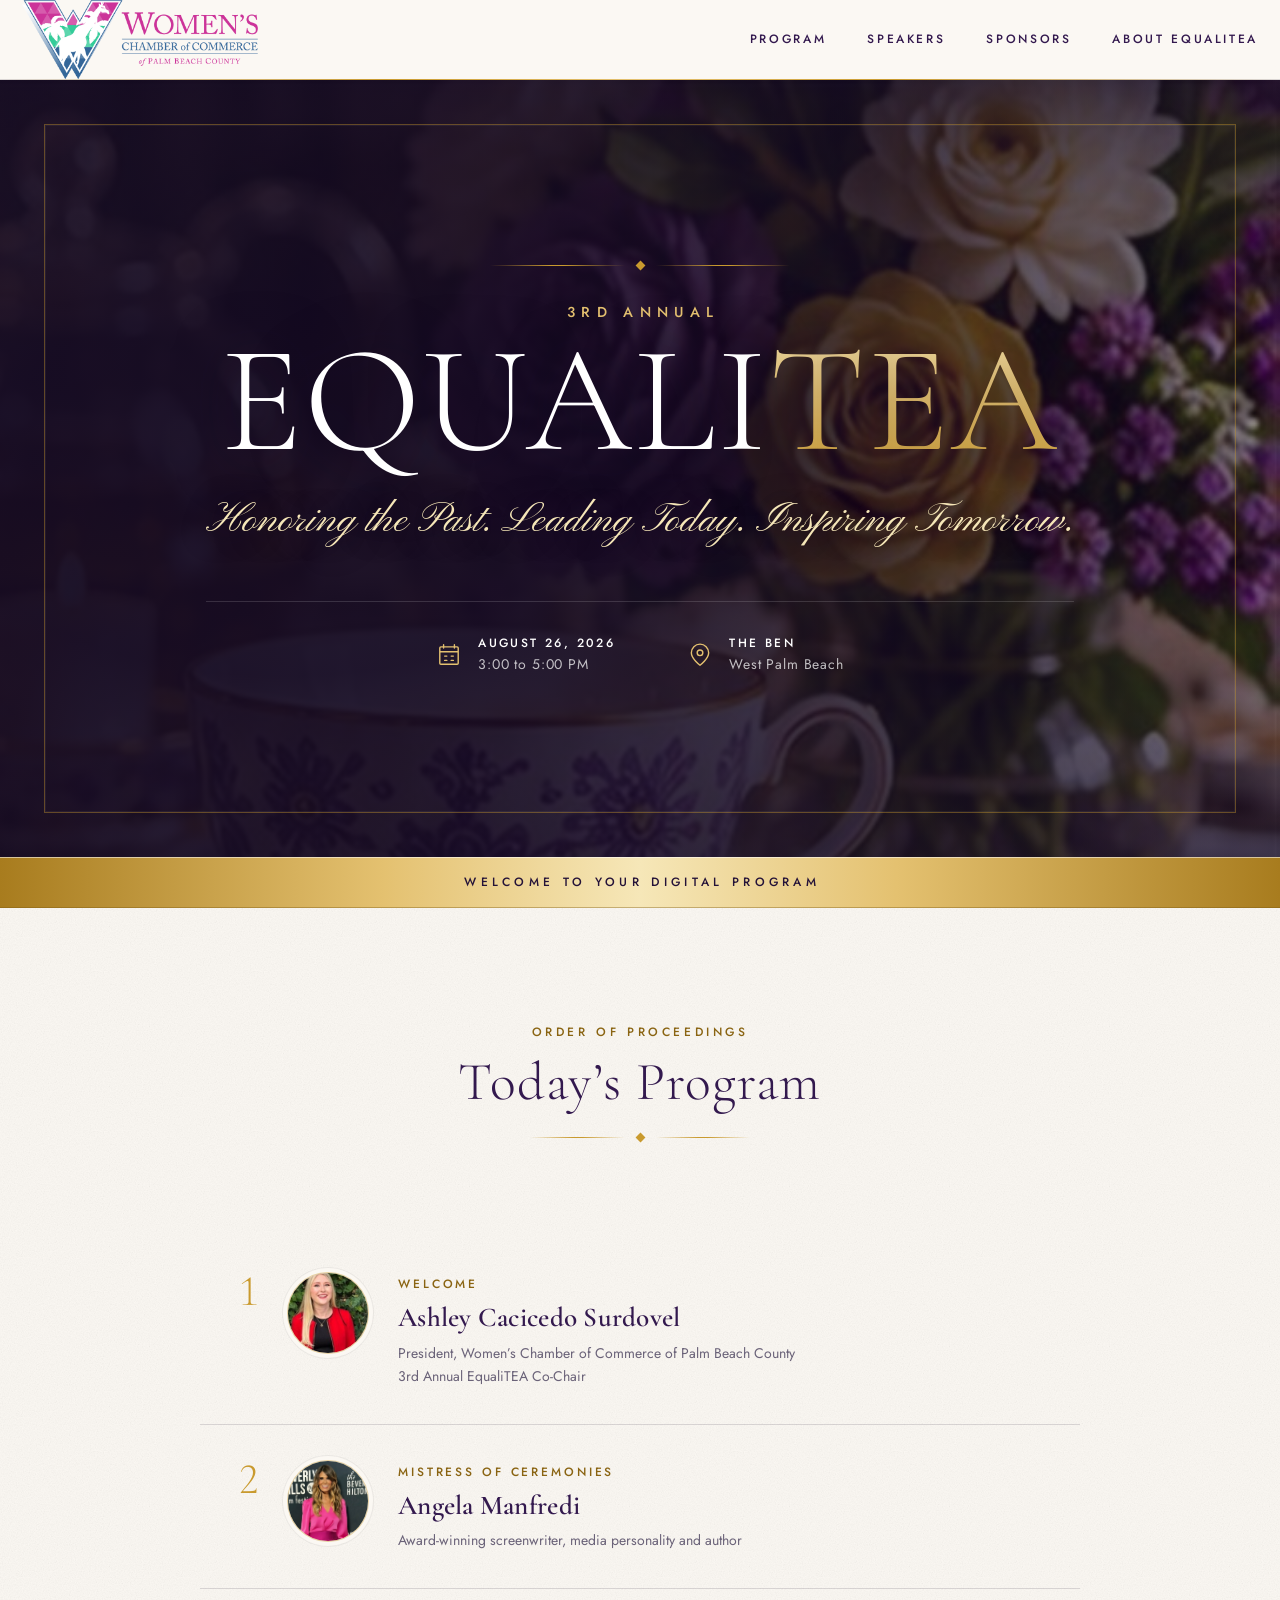
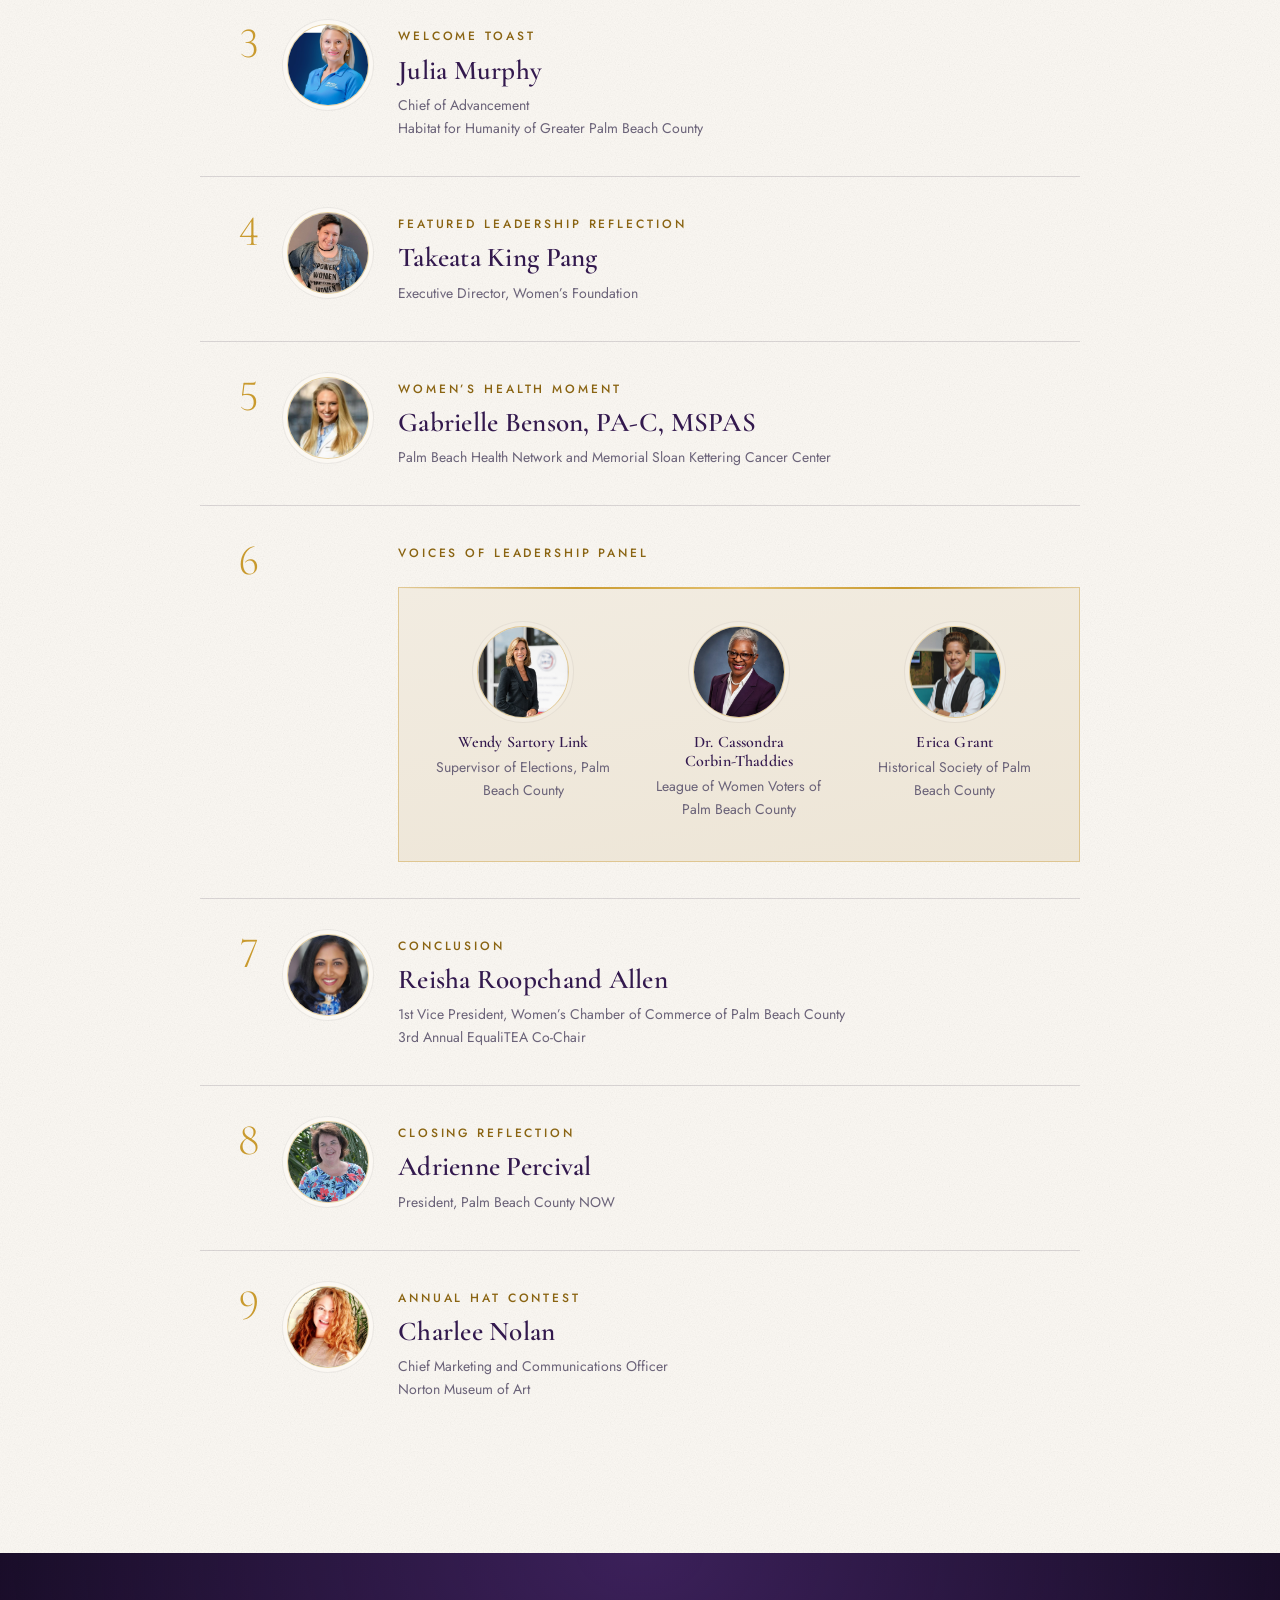
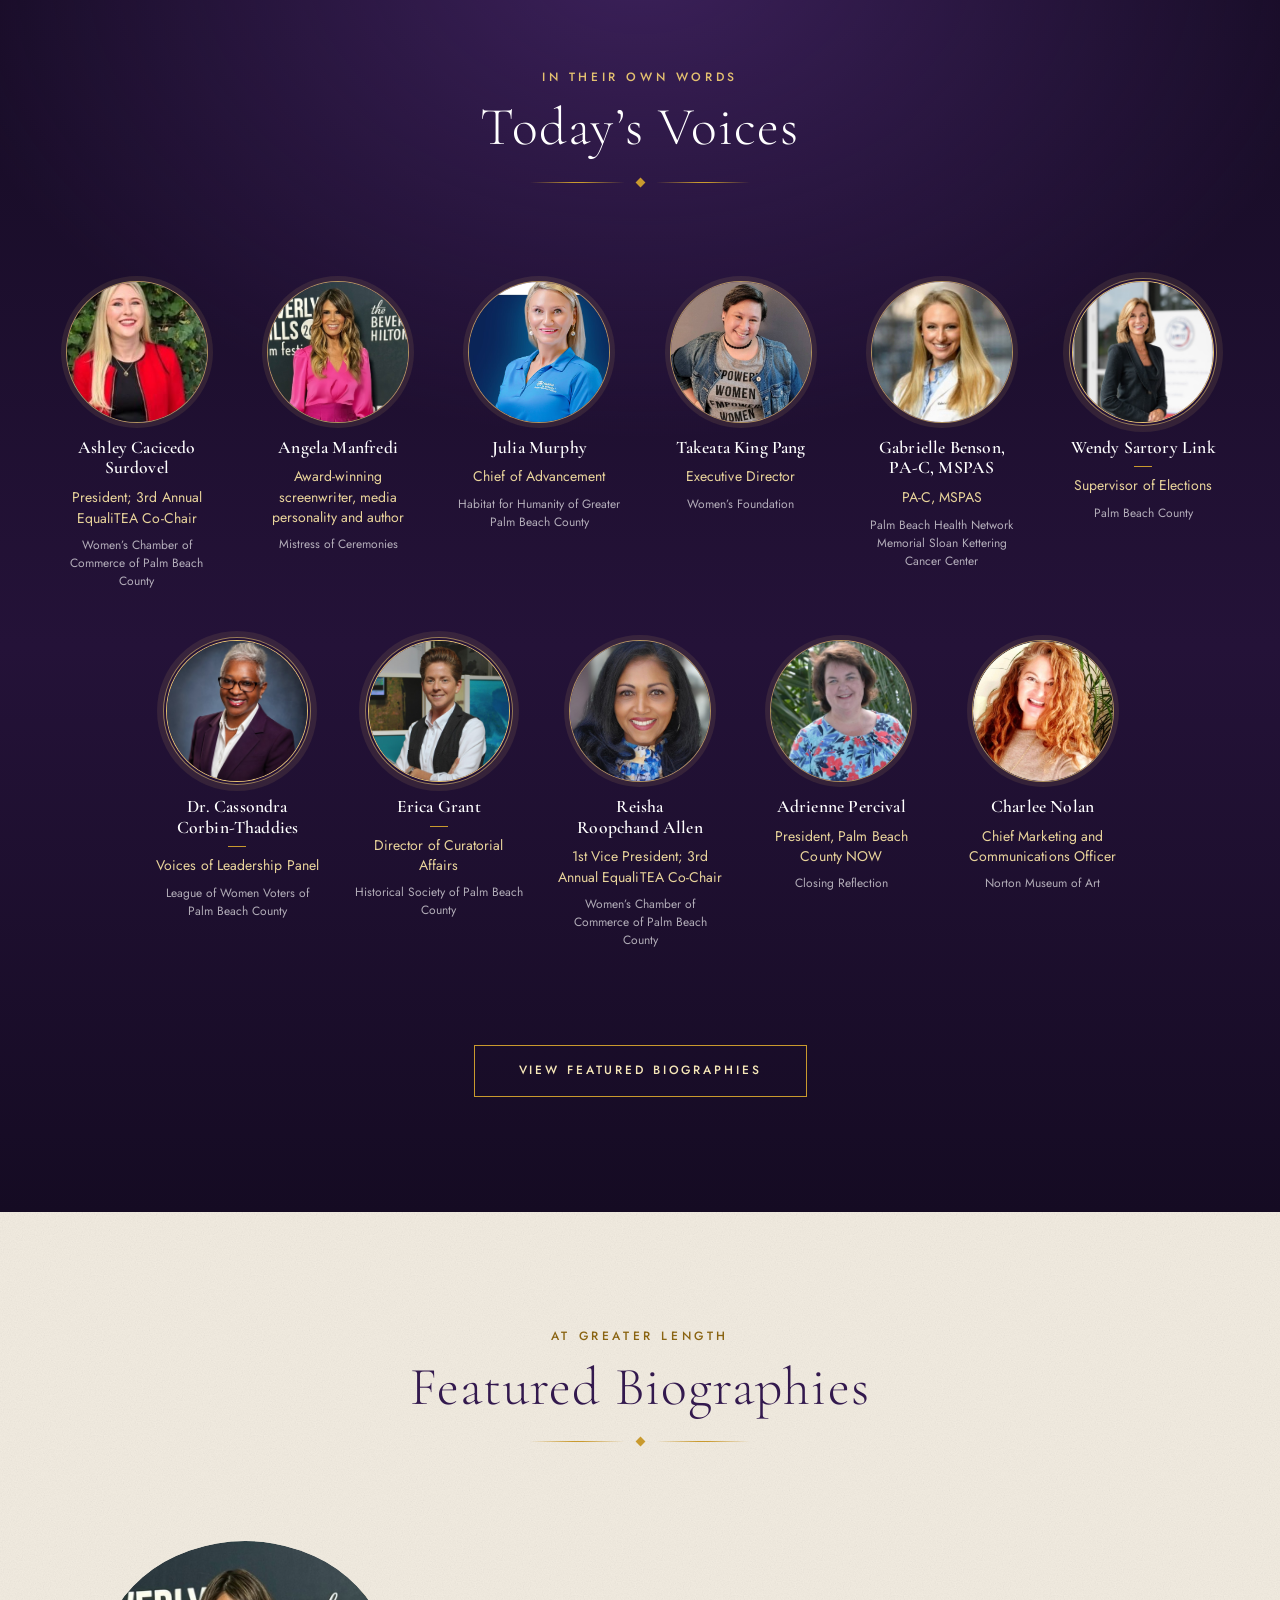
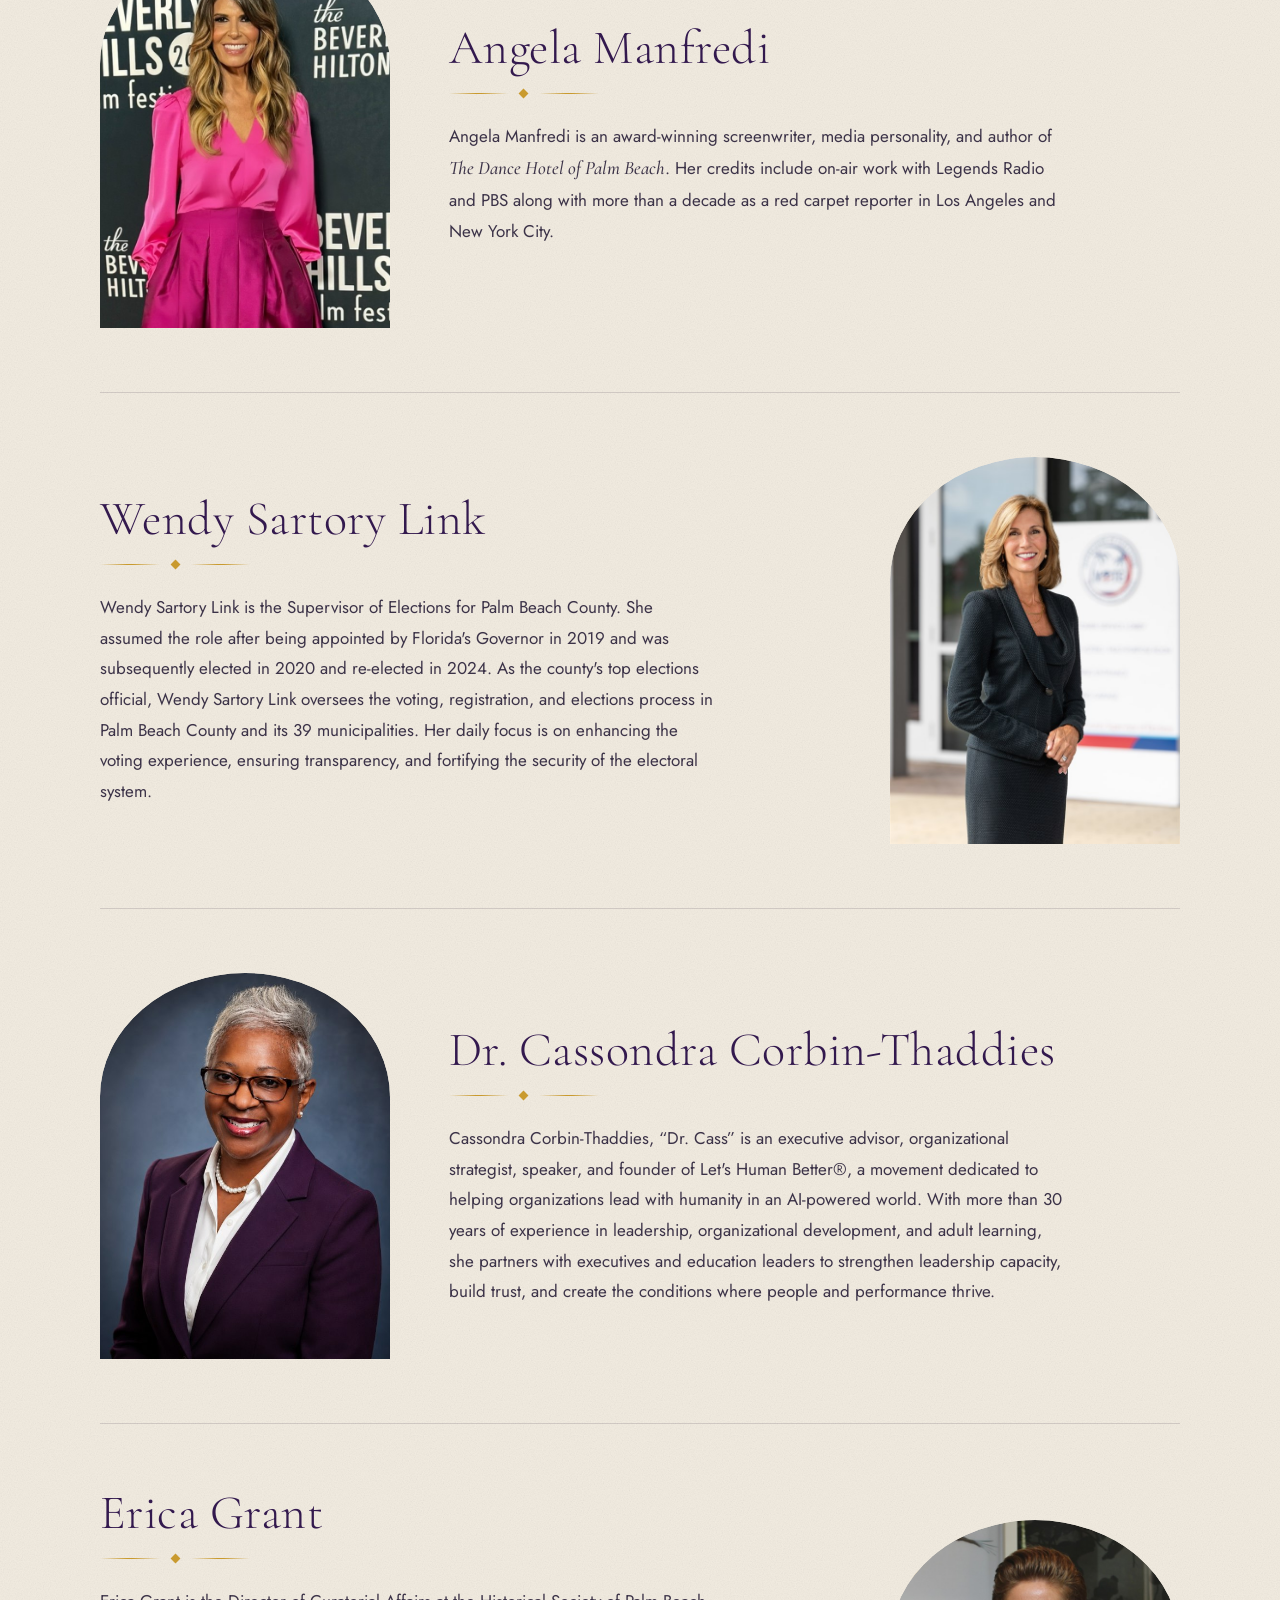
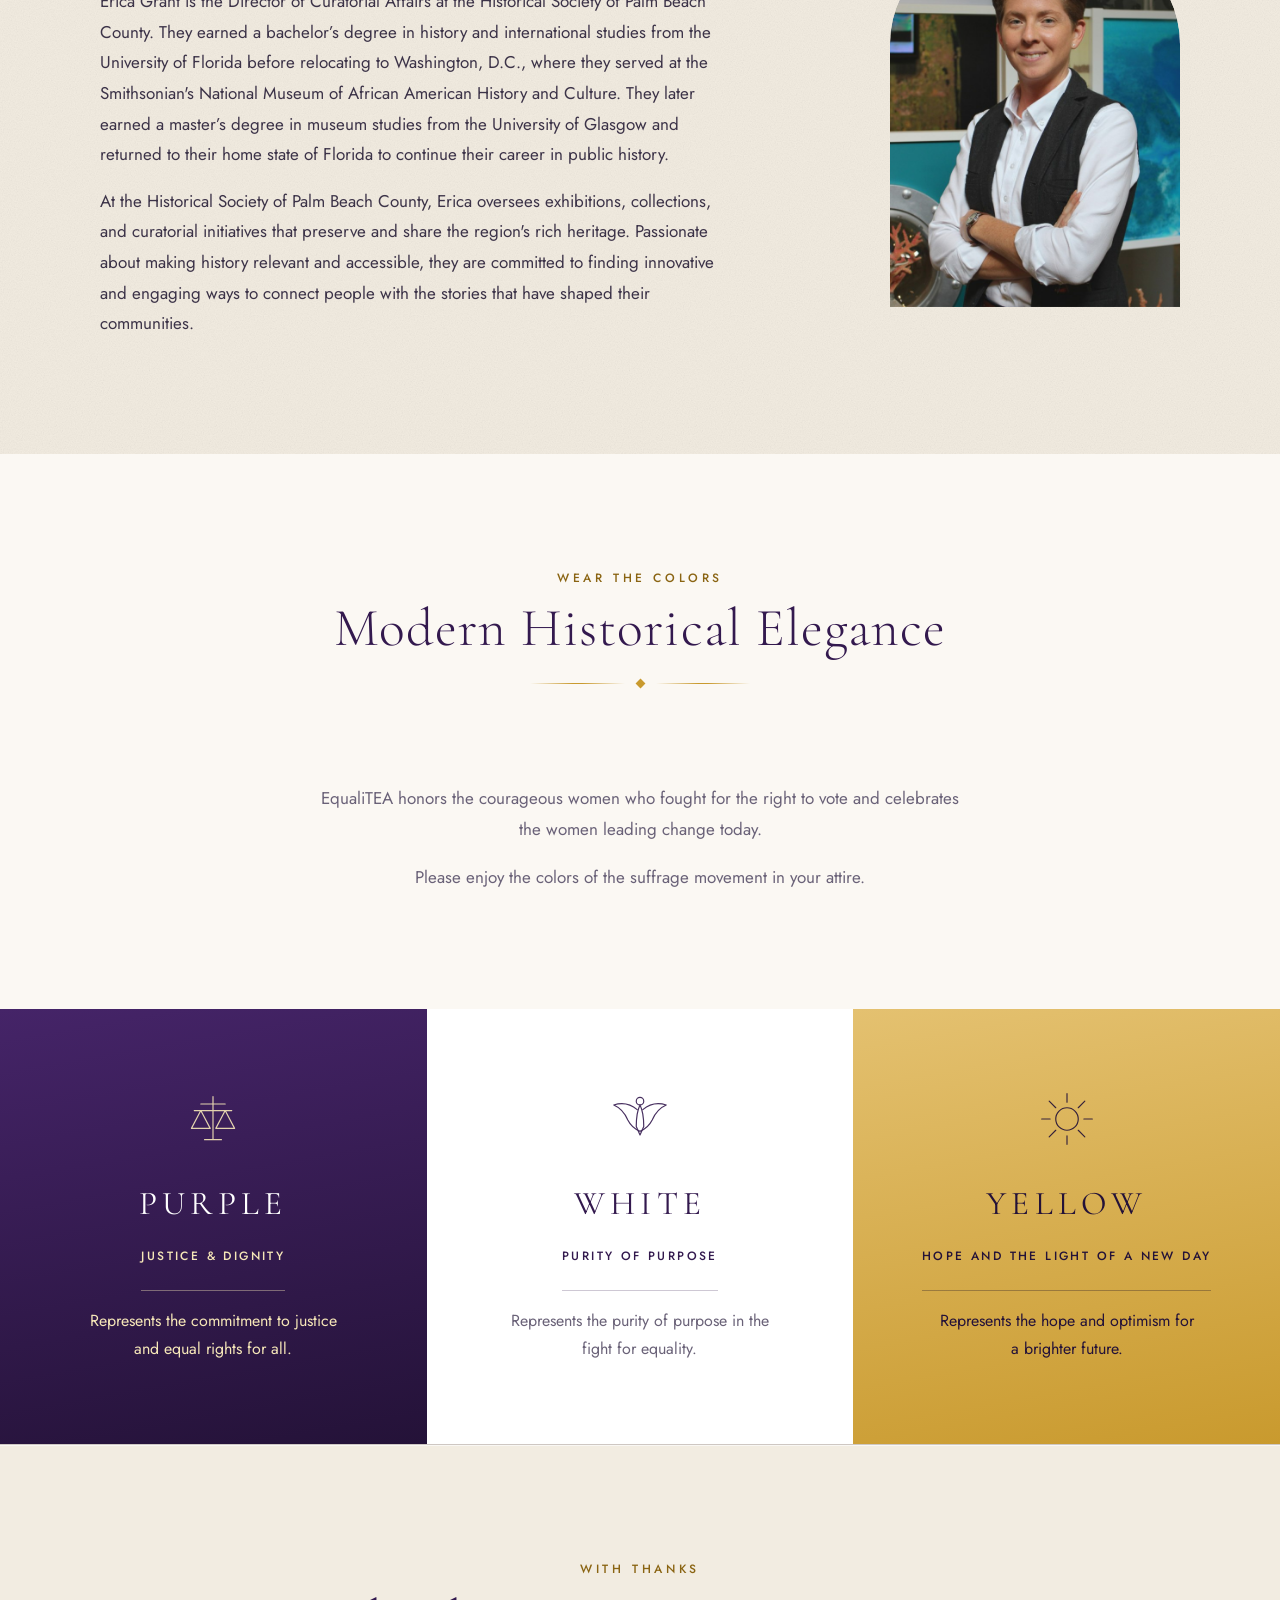
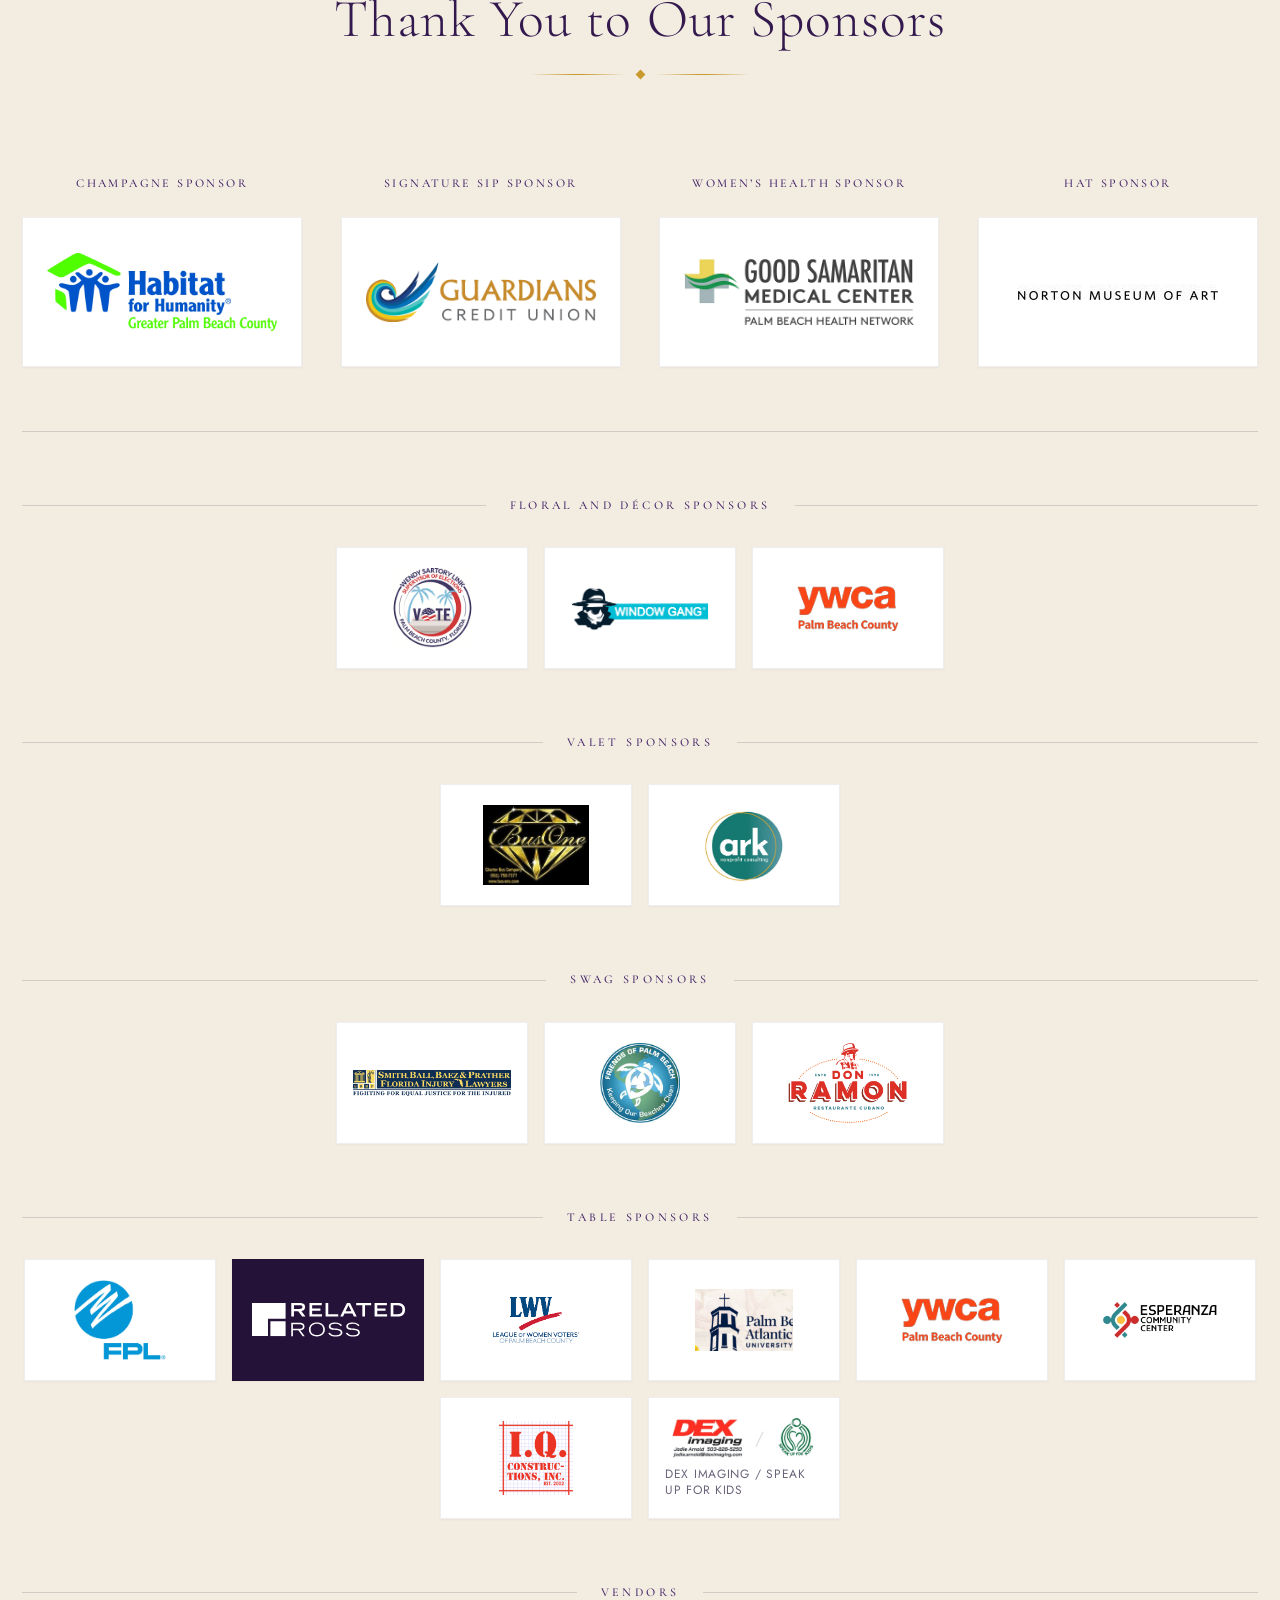
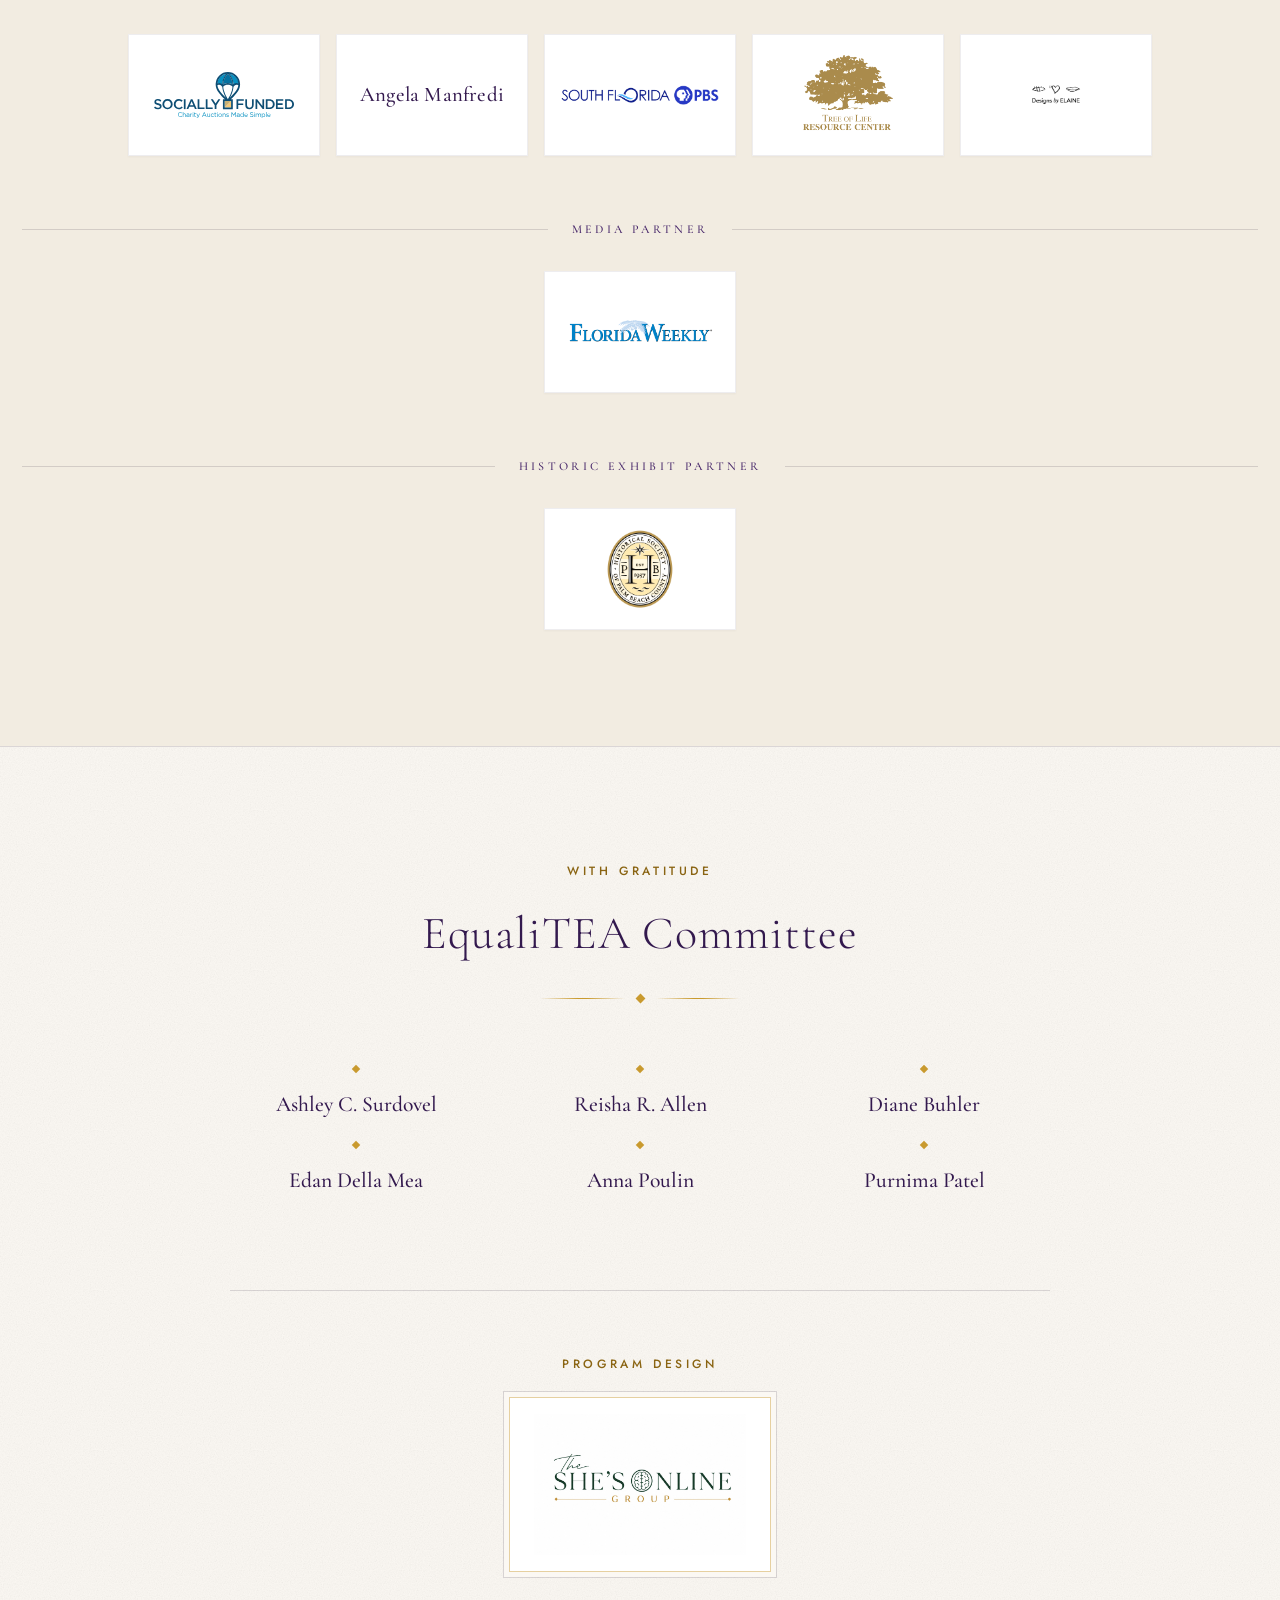
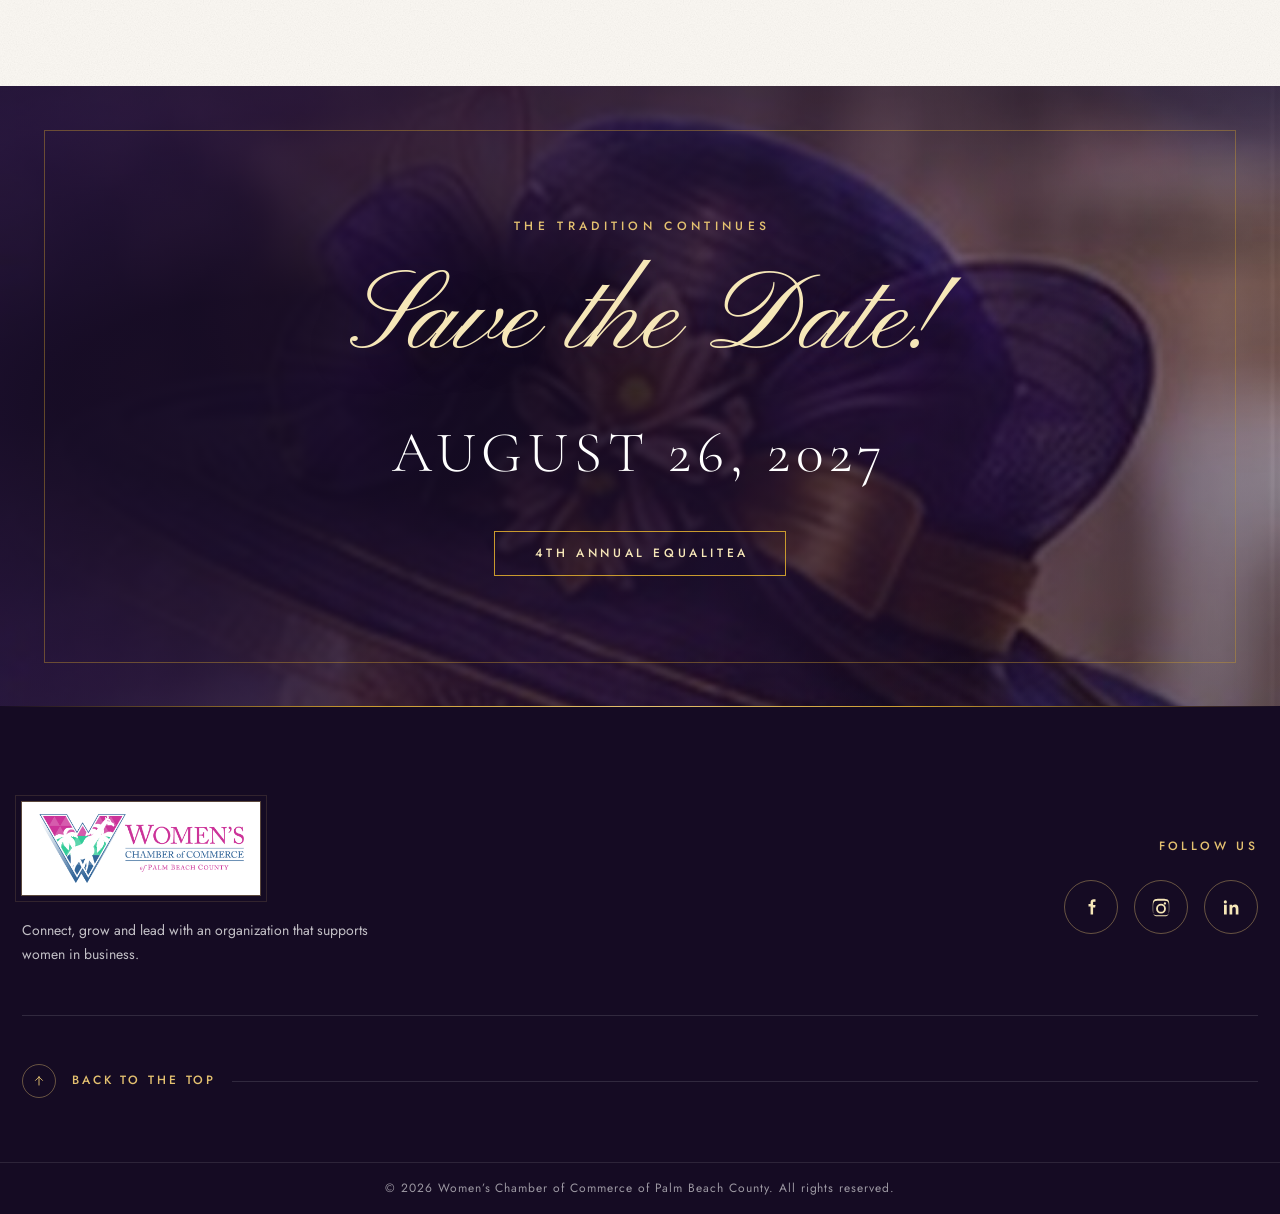
<file: EQUALITEA_COMPLETE_DESIGNER_HANDOFF_2026-08-22/EQUALITEA_PRODUCTION_HANDOFF_v1/home.html>
<!doctype html>
<html lang="en">
<head>
<meta charset="utf-8">
<meta name="viewport" content="width=device-width, initial-scale=1">
<meta name="theme-color" content="#241238">
<meta name="color-scheme" content="light">
<meta name="description" content="The event-day digital program for the Women’s Chamber of Commerce of Palm Beach County 3rd Annual EqualiTEA on August 26, 2026.">
<title>3rd Annual EqualiTEA Digital Program</title>
<link rel="preload" as="font" type="font/woff2" href="assets/fonts/cormorant-garamond-var.woff2" crossorigin>
<link rel="preload" as="font" type="font/woff2" href="assets/fonts/jost-var.woff2" crossorigin>
<link rel="preload" as="image" href="assets/production/decor/hero-tea.jpg" fetchpriority="high">
<link rel="stylesheet" href="styles.css">
</head>
<body>
<a class="skip-link" href="#main-content">Skip to the digital program</a>

<header class="bar">
  <div class="bar__in">
    <a class="bar__logo" href="#top" aria-label="3rd Annual EqualiTEA digital program home">
      <img src="assets/production/brand/womens-chamber-logo.png" width="758" height="254" decoding="async" fetchpriority="high" alt="Women’s Chamber of Commerce of Palm Beach County">
    </a>
    <nav class="nav" aria-label="Digital program navigation">
      <a href="#program">Program</a>
      <a href="#speakers">Speakers</a>
      <a href="#sponsors">Sponsors</a>
      <a href="#about-equalitea">About EqualiTEA</a>
    </nav>
  </div>
</header>

<main id="main-content">

  <!-- ============ hero ============ -->
  <section class="hero" id="top" aria-labelledby="event-title">
    <div class="hero__bg" aria-hidden="true">
      <img src="assets/production/decor/hero-tea.jpg" width="1200" height="800" fetchpriority="high" decoding="async" alt="">
    </div>
    <div class="hero__frame">
      <div class="hero__in">
        <div class="rule hero__rule" aria-hidden="true"><i></i></div>
        <h1 id="event-title">
          <span class="hero__ordinal">3rd Annual</span>
          <span class="hero__name">Equali<span>TEA</span></span>
        </h1>
        <p class="hero__theme">Honoring the Past. Leading Today. Inspiring Tomorrow.</p>
        <dl class="facts">
          <div class="fact">
            <svg aria-hidden="true" viewBox="0 0 24 24"><path d="M7 2.5v3m10-3v3M3.5 9h17M4.5 4.5h15a1 1 0 0 1 1 1v14a1 1 0 0 1-1 1h-15a1 1 0 0 1-1-1v-14a1 1 0 0 1 1-1Z"/><path d="M8 13h2m4 0h2m-8 4h2m4 0h2"/></svg>
            <div>
              <dt>August 26, 2026</dt>
              <dd>3:00 to 5:00 PM</dd>
            </div>
          </div>
          <div class="fact">
            <svg aria-hidden="true" viewBox="0 0 24 24"><path d="M20 10c0 5.5-8 11.5-8 11.5S4 15.5 4 10a8 8 0 1 1 16 0Z"/><circle cx="12" cy="10" r="2.6"/></svg>
            <div>
              <dt>The Ben</dt>
              <dd>West Palm Beach</dd>
            </div>
          </div>
        </dl>
      </div>
    </div>
    <p class="hero__welcome">Welcome to your digital program</p>
  </section>

  <!-- ============ today's program ============ -->
  <section class="chapter grain program" id="program" aria-labelledby="program-title">
    <div class="shell shell--prog">
      <header class="masthead">
        <p class="eyebrow">Order of Proceedings</p>
        <h2 id="program-title">Today’s Program</h2>
        <div class="rule" aria-hidden="true"><i></i></div>
      </header>

      <ol class="agenda">
        <li class="entry">
          <span class="entry__no" aria-hidden="true">1</span>
          <img class="entry__face p-ashley" src="assets/production/headshots/Ashley_Cacicedo_Surdovel_Optimized.jpg" loading="lazy" decoding="async" alt="Portrait of Ashley Cacicedo Surdovel">
          <div class="entry__body">
          <p class="entry__role">Welcome</p>
          <h3>Ashley Cacicedo Surdovel</h3>
          <p>President, Women’s Chamber of Commerce of Palm Beach County</p>
          <p>3rd Annual EqualiTEA Co-Chair</p>
          </div>
        </li>
        <li class="entry">
          <span class="entry__no" aria-hidden="true">2</span>
          <img class="entry__face p-angela" src="assets/production/headshots/Angela_Manfredi_Headshot.jpg" loading="lazy" decoding="async" alt="Portrait of Angela Manfredi">
          <div class="entry__body">
          <p class="entry__role">Mistress of Ceremonies</p>
          <h3>Angela Manfredi</h3>
          <p>Award-winning screenwriter, media personality and author</p>
          </div>
        </li>
        <li class="entry">
          <span class="entry__no" aria-hidden="true">3</span>
          <img class="entry__face p-julia" src="assets/production/headshots/Julia_Murphy_Optimized.jpg" loading="lazy" decoding="async" alt="Portrait of Julia Murphy">
          <div class="entry__body">
          <p class="entry__role">Welcome Toast</p>
          <h3>Julia Murphy</h3>
          <p>Chief of Advancement</p>
          <p>Habitat for Humanity of Greater Palm Beach County</p>
          </div>
        </li>
        <li class="entry">
          <span class="entry__no" aria-hidden="true">4</span>
          <img class="entry__face p-takeata" src="assets/production/headshots/Takeata_King_Pang_User_Provided.jpg" loading="lazy" decoding="async" alt="Portrait of Takeata King Pang">
          <div class="entry__body">
          <p class="entry__role">Featured Leadership Reflection</p>
          <h3>Takeata King Pang</h3>
          <p>Executive Director, Women’s Foundation</p>
          </div>
        </li>
        <li class="entry">
          <span class="entry__no" aria-hidden="true">5</span>
          <img class="entry__face p-gabrielle" src="assets/production/headshots/Gabrielle_Benson_User_Provided.jpg" loading="lazy" decoding="async" alt="Portrait of Gabrielle Benson">
          <div class="entry__body">
          <p class="entry__role">Women’s Health Moment</p>
          <h3>Gabrielle Benson, PA-C, MSPAS</h3>
          <p>Palm Beach Health Network and Memorial Sloan Kettering Cancer Center</p>
          </div>
        </li>
        <li class="entry panel">
          <span class="entry__no" aria-hidden="true">6</span>
          <div class="entry__body">
          <p class="entry__role">Voices of Leadership Panel</p>
          <div class="panel__inner">
          <div class="panelists">
            <div class="panelist">
              <img class="p-wendy" src="assets/production/headshots/Wendy_Sartory_Link_Optimized.jpg" width="600" height="900" loading="lazy" decoding="async" alt="Portrait of Wendy Sartory Link">
              <h3>Wendy Sartory Link</h3>
              <p>Supervisor of Elections, Palm Beach County</p>
            </div>
            <div class="panelist">
              <img class="p-cassondra" src="assets/production/headshots/Dr_Cassondra_Corbin-Thaddies_Optimized.jpg" width="592" height="697" loading="lazy" decoding="async" alt="Portrait of Dr. Cassondra Corbin-Thaddies">
              <h3>Dr. Cassondra Corbin-Thaddies</h3>
              <p>League of Women Voters of Palm Beach County</p>
            </div>
            <div class="panelist">
              <img class="p-erica" src="assets/production/headshots/Erica_Grant_2026_Optimized.jpg" width="720" height="900" loading="lazy" decoding="async" alt="Portrait of Erica Grant">
              <h3>Erica Grant</h3>
              <p>Historical Society of Palm Beach County</p>
            </div>
          </div>
          </div>
          </div>
        </li>
        <li class="entry">
          <span class="entry__no" aria-hidden="true">7</span>
          <img class="entry__face p-reisha" src="assets/production/headshots/Reisha_Roopchand_Allen_Optimized.jpg" loading="lazy" decoding="async" alt="Portrait of Reisha Roopchand Allen">
          <div class="entry__body">
          <p class="entry__role">Conclusion</p>
          <h3>Reisha Roopchand Allen</h3>
          <p>1st Vice President, Women’s Chamber of Commerce of Palm Beach County</p>
          <p>3rd Annual EqualiTEA Co-Chair</p>
          </div>
        </li>
        <li class="entry">
          <span class="entry__no" aria-hidden="true">8</span>
          <img class="entry__face p-adrienne" src="assets/production/headshots/Adrienne_Percival_User_Provided.jpg" loading="lazy" decoding="async" alt="Portrait of Adrienne Percival">
          <div class="entry__body">
          <p class="entry__role">Closing Reflection</p>
          <h3>Adrienne Percival</h3>
          <p>President, Palm Beach County NOW</p>
          </div>
        </li>
        <li class="entry">
          <span class="entry__no" aria-hidden="true">9</span>
          <img class="entry__face p-charlee" src="assets/production/headshots/Charlee_Nolan_User_Provided.jpg" loading="lazy" decoding="async" alt="Portrait of Charlee Nolan">
          <div class="entry__body">
          <p class="entry__role">Annual Hat Contest</p>
          <h3>Charlee Nolan</h3>
          <p>Chief Marketing and Communications Officer</p>
          <p>Norton Museum of Art</p>
          </div>
        </li>
      </ol>
    </div>
  </section>

  <!-- ============ today's voices ============ -->
  <section class="chapter voices" id="speakers" aria-labelledby="voices-title">
    <div class="shell">
      <header class="masthead masthead--invert">
        <p class="eyebrow">In Their Own Words</p>
        <h2 id="voices-title">Today’s Voices</h2>
        <div class="rule" aria-hidden="true"><i></i></div>
      </header>

      <div class="roster">
        <article class="voice">
          <img class="p-ashley" src="assets/production/headshots/Ashley_Cacicedo_Surdovel_Optimized.jpg" width="200" height="200" loading="lazy" decoding="async" alt="Portrait of Ashley Cacicedo Surdovel">
          <h3>Ashley Cacicedo Surdovel</h3>
          <p class="voice__role">President; 3rd Annual EqualiTEA Co-Chair</p>
          <p>Women’s Chamber of Commerce of Palm Beach County</p>
        </article>
        <article class="voice">
          <img class="p-angela" src="assets/production/headshots/Angela_Manfredi_Headshot.jpg" width="675" height="900" loading="lazy" decoding="async" alt="Portrait of Angela Manfredi">
          <h3>Angela Manfredi</h3>
          <p class="voice__role">Award-winning screenwriter, media personality and author</p>
          <p>Mistress of Ceremonies</p>
        </article>
        <article class="voice">
          <img class="p-julia" src="assets/production/headshots/Julia_Murphy_Optimized.jpg" width="480" height="609" loading="lazy" decoding="async" alt="Portrait of Julia Murphy">
          <h3>Julia Murphy</h3>
          <p class="voice__role">Chief of Advancement</p>
          <p>Habitat for Humanity of Greater Palm Beach County</p>
        </article>
        <article class="voice">
          <img class="p-takeata" src="assets/production/headshots/Takeata_King_Pang_User_Provided.jpg" width="900" height="900" loading="lazy" decoding="async" alt="Portrait of Takeata King Pang">
          <h3>Takeata King Pang</h3>
          <p class="voice__role">Executive Director</p>
          <p>Women’s Foundation</p>
        </article>
        <article class="voice">
          <img class="p-gabrielle" src="assets/production/headshots/Gabrielle_Benson_User_Provided.jpg" width="899" height="900" loading="lazy" decoding="async" alt="Portrait of Gabrielle Benson">
          <h3>Gabrielle Benson, PA-C, MSPAS</h3>
          <p class="voice__role">PA-C, MSPAS</p>
          <p>Palm Beach Health Network</p>
          <p>Memorial Sloan Kettering Cancer Center</p>
        </article>
        <article class="voice voice--panel">
          <img class="p-wendy" src="assets/production/headshots/Wendy_Sartory_Link_Optimized.jpg" width="600" height="900" loading="lazy" decoding="async" alt="Portrait of Wendy Sartory Link">
          <h3>Wendy Sartory Link</h3>
          <p class="voice__role">Supervisor of Elections</p>
          <p>Palm Beach County</p>
        </article>
        <article class="voice voice--panel">
          <img class="p-cassondra" src="assets/production/headshots/Dr_Cassondra_Corbin-Thaddies_Optimized.jpg" width="592" height="697" loading="lazy" decoding="async" alt="Portrait of Dr. Cassondra Corbin-Thaddies">
          <h3>Dr. Cassondra Corbin-Thaddies</h3>
          <p class="voice__role">Voices of Leadership Panel</p>
          <p>League of Women Voters of Palm Beach County</p>
        </article>
        <article class="voice voice--panel">
          <img class="p-erica" src="assets/production/headshots/Erica_Grant_2026_Optimized.jpg" width="720" height="900" loading="lazy" decoding="async" alt="Portrait of Erica Grant">
          <h3>Erica Grant</h3>
          <p class="voice__role">Director of Curatorial Affairs</p>
          <p>Historical Society of Palm Beach County</p>
        </article>
        <article class="voice">
          <img class="p-reisha" src="assets/production/headshots/Reisha_Roopchand_Allen_Optimized.jpg" width="720" height="728" loading="lazy" decoding="async" alt="Portrait of Reisha Roopchand Allen">
          <h3>Reisha Roopchand Allen</h3>
          <p class="voice__role">1st Vice President; 3rd Annual EqualiTEA Co-Chair</p>
          <p>Women’s Chamber of Commerce of Palm Beach County</p>
        </article>
        <article class="voice">
          <img class="p-adrienne" src="assets/production/headshots/Adrienne_Percival_User_Provided.jpg" width="601" height="900" loading="lazy" decoding="async" alt="Portrait of Adrienne Percival">
          <h3>Adrienne Percival</h3>
          <p class="voice__role">President, Palm Beach County NOW</p>
          <p>Closing Reflection</p>
        </article>
        <article class="voice">
          <img class="p-charlee" src="assets/production/headshots/Charlee_Nolan_User_Provided.jpg" width="899" height="900" loading="lazy" decoding="async" alt="Portrait of Charlee Nolan">
          <h3>Charlee Nolan</h3>
          <p class="voice__role">Chief Marketing and Communications Officer</p>
          <p>Norton Museum of Art</p>
        </article>
      </div>

      <div class="cta">
        <a class="btn" href="#biographies">View Featured Biographies</a>
      </div>
    </div>
  </section>

  <!-- ============ featured biographies ============ -->
  <section class="chapter grain bios" id="biographies" aria-labelledby="biographies-title">
    <div class="shell shell--mid">
      <header class="masthead">
        <p class="eyebrow">At Greater Length</p>
        <h2 id="biographies-title">Featured Biographies</h2>
        <div class="rule" aria-hidden="true"><i></i></div>
      </header>

      <article class="bio">
        <div class="bio__fig arch"><img class="b-angela" src="assets/production/headshots/Angela_Manfredi_Headshot.jpg" width="675" height="900" loading="lazy" decoding="async" alt="Portrait of Angela Manfredi"></div>
        <div class="bio__body">
          <h3>Angela Manfredi</h3>
          <div class="rule" aria-hidden="true"><i></i></div>
          <p>Angela Manfredi is an award-winning screenwriter, media personality, and author of <em>The Dance Hotel of Palm Beach</em>. Her credits include on-air work with Legends Radio and PBS along with more than a decade as a red carpet reporter in Los Angeles and New York City.</p>
        </div>
      </article>

      <article class="bio">
        <div class="bio__fig arch"><img class="b-wendy" src="assets/production/headshots/Wendy_Sartory_Link_Optimized.jpg" width="600" height="900" loading="lazy" decoding="async" alt="Portrait of Wendy Sartory Link"></div>
        <div class="bio__body">
          <h3>Wendy Sartory Link</h3>
          <div class="rule" aria-hidden="true"><i></i></div>
          <p>Wendy Sartory Link is the Supervisor of Elections for Palm Beach County. She assumed the role after being appointed by Florida's Governor in 2019 and was subsequently elected in 2020 and re-elected in 2024. As the county's top elections official, Wendy Sartory Link oversees the voting, registration, and elections process in Palm Beach County and its 39 municipalities. Her daily focus is on enhancing the voting experience, ensuring transparency, and fortifying the security of the electoral system.</p>
        </div>
      </article>

      <article class="bio">
        <div class="bio__fig arch"><img class="b-cassondra" src="assets/production/headshots/Dr_Cassondra_Corbin-Thaddies_Optimized.jpg" width="592" height="697" loading="lazy" decoding="async" alt="Portrait of Dr. Cassondra Corbin-Thaddies"></div>
        <div class="bio__body">
          <h3>Dr. Cassondra Corbin-Thaddies</h3>
          <div class="rule" aria-hidden="true"><i></i></div>
          <p>Cassondra Corbin-Thaddies, “Dr. Cass” is an executive advisor, organizational strategist, speaker, and founder of Let's Human Better®, a movement dedicated to helping organizations lead with humanity in an AI-powered world. With more than 30 years of experience in leadership, organizational development, and adult learning, she partners with executives and education leaders to strengthen leadership capacity, build trust, and create the conditions where people and performance thrive.</p>
        </div>
      </article>

      <article class="bio">
        <div class="bio__fig arch"><img class="b-erica" src="assets/production/headshots/Erica_Grant_2026_Optimized.jpg" width="720" height="900" loading="lazy" decoding="async" alt="Portrait of Erica Grant"></div>
        <div class="bio__body">
          <h3>Erica Grant</h3>
          <div class="rule" aria-hidden="true"><i></i></div>
          <p>Erica Grant is the Director of Curatorial Affairs at the Historical Society of Palm Beach County. They earned a bachelor’s degree in history and international studies from the University of Florida before relocating to Washington, D.C., where they served at the Smithsonian's National Museum of African American History and Culture. They later earned a master’s degree in museum studies from the University of Glasgow and returned to their home state of Florida to continue their career in public history.</p>
          <p>At the Historical Society of Palm Beach County, Erica oversees exhibitions, collections, and curatorial initiatives that preserve and share the region's rich heritage. Passionate about making history relevant and accessible, they are committed to finding innovative and engaging ways to connect people with the stories that have shaped their communities.</p>
        </div>
      </article>
    </div>
  </section>

  <!-- ============ modern historical elegance ============ -->
  <section class="chapter elegance" id="about-equalitea" aria-labelledby="history-title">
    <div class="shell">
      <header class="masthead">
        <p class="eyebrow">Wear the Colors</p>
        <h2 id="history-title">Modern Historical Elegance</h2>
        <div class="rule" aria-hidden="true"><i></i></div>
      </header>
      <div class="elegance__lead">
        <p>EqualiTEA honors the courageous women who fought for the right to vote and celebrates the women leading change today.</p>
        <p>Please enjoy the colors of the suffrage movement in your attire.</p>
      </div>
    </div>
    <div class="triptych">
      <article class="swatch swatch--purple">
        <svg aria-hidden="true" viewBox="0 0 64 64"><path d="M32 8v46M19 16h26M12 23h40M19 23 9 42h20L19 23Zm26 0L35 42h20L45 23ZM23 54h18"/></svg>
        <h3>Purple</h3>
        <p class="swatch__meaning">Justice &amp; Dignity</p>
        <p>Represents the commitment to justice and equal rights for all.</p>
      </article>
      <article class="swatch swatch--white">
        <svg aria-hidden="true" viewBox="0 0 64 64"><circle cx="32" cy="13" r="4"/><path d="M32 17c-3 6-4 15-4 23l4 9 4-9c0-8-1-17-4-23Z"/><path d="M29 22c-7-6-16-8-25-5 7 3 12 9 15 16 3 6 8 10 13 12"/><path d="M35 22c7-6 16-8 25-5-7 3-12 9-15 16-3 6-8 10-13 12"/></svg>
        <h3>White</h3>
        <p class="swatch__meaning">Purity of Purpose</p>
        <p>Represents the purity of purpose in the fight for equality.</p>
      </article>
      <article class="swatch swatch--gold">
        <svg aria-hidden="true" viewBox="0 0 64 64"><circle cx="32" cy="32" r="12"/><path d="M32 5v9m0 36v9M5 32h9m36 0h9M13 13l7 7m24 24 7 7m0-38-7 7M20 44l-7 7"/></svg>
        <h3>Yellow</h3>
        <p class="swatch__meaning">Hope and the Light of a New Day</p>
        <p>Represents the hope and optimism for a brighter future.</p>
      </article>
    </div>
  </section>

  <!-- ============ sponsors ============ -->
  <section class="chapter sponsors" id="sponsors" aria-labelledby="sponsors-title">
    <div class="shell">
      <header class="masthead">
        <p class="eyebrow">With Thanks</p>
        <h2 id="sponsors-title">Thank You to Our Sponsors</h2>
        <div class="rule" aria-hidden="true"><i></i></div>
      </header>

      <div class="headline-row">
      <section class="tier" aria-labelledby="champagne-sponsor">
        <h3 class="tier__label" id="champagne-sponsor">Champagne Sponsor</h3>
        <div class="marks">
          <a class="mark" href="https://habitatgreaterpbc.org/" aria-label="Visit Habitat for Humanity of Greater Palm Beach County">
            <img src="assets/production/sponsors/habitat-greater-pbc.jpg" loading="lazy" alt="Habitat for Humanity of Greater Palm Beach County"></a>
        </div>
      </section>

      <section class="tier" aria-labelledby="signature-sponsor">
        <h3 class="tier__label" id="signature-sponsor">Signature Sip Sponsor</h3>
        <div class="marks">
          <a class="mark" href="https://www.guardianscu.coop/" aria-label="Visit Guardians Credit Union">
            <img src="assets/production/sponsors/guardians-credit-union.png" loading="lazy" alt="Guardians Credit Union"></a>
        </div>
      </section>

      <section class="tier" aria-labelledby="health-sponsor">
        <h3 class="tier__label" id="health-sponsor">Women’s Health Sponsor</h3>
        <div class="marks">
          <a class="mark" href="https://www.palmbeachhealthnetwork.com/locations/detail/good-samaritan-medical-center" aria-label="Visit Good Samaritan Medical Center">
            <img src="assets/production/sponsors/good-samaritan.png" loading="lazy" alt="Good Samaritan Medical Center"></a>
        </div>
      </section>

      <section class="tier" aria-labelledby="hat-sponsor">
        <h3 class="tier__label" id="hat-sponsor">Hat Sponsor</h3>
        <div class="marks">
          <a class="mark" href="https://www.norton.org/" aria-label="Visit Norton Museum of Art">
            <img src="assets/production/sponsors/norton-museum-cropped.jpg" loading="lazy" alt="Norton Museum of Art"></a>
        </div>
      </section>
      </div>

      <section class="tier tier--band" aria-labelledby="floral-sponsors">
        <h3 class="tier__label" id="floral-sponsors">Floral and Décor Sponsors</h3>
        <div class="marks">
          <a class="mark mark--emblem" href="https://www.votepalmbeach.gov/" aria-label="Visit Palm Beach County Supervisor of Elections">
            <img src="assets/production/sponsors/pbc-supervisor-of-elections.png" loading="lazy" alt="Palm Beach County Supervisor of Elections"></a>
          <a class="mark mark--wide" href="https://www.windowgang.com/locations/" aria-label="Visit Window Gang locations">
            <img src="assets/production/sponsors/window-gang.png" loading="lazy" alt="Window Gang"></a>
          <a class="mark mark--wide" href="https://ywcapbc.org/" aria-label="Visit YWCA of Palm Beach County">
            <img src="assets/production/sponsors/ywca-pbc.png" loading="lazy" alt="YWCA of Palm Beach County"></a>
        </div>
      </section>

      <section class="tier" aria-labelledby="valet-sponsors">
        <h3 class="tier__label" id="valet-sponsors">Valet Sponsors</h3>
        <div class="marks">
          <a class="mark mark--emblem" href="https://bus-one.com/" aria-label="Visit Bus One">
            <img src="assets/production/sponsors/bus-one.jpg" loading="lazy" alt="Bus One"></a>
          <a class="mark mark--emblem" href="https://www.arknonprofitconsulting.com/" aria-label="Visit Ark Nonprofit Consulting">
            <img src="assets/production/sponsors/ark-nonprofit-consulting.jpg" loading="lazy" alt="Ark Nonprofit Consulting"></a>
        </div>
      </section>

      <section class="tier" aria-labelledby="swag-sponsors">
        <h3 class="tier__label" id="swag-sponsors">Swag Sponsors</h3>
        <div class="marks">
          <a class="mark mark--wide" href="https://smithball.com/" aria-label="Visit Smith, Ball, Baez and Prather">
            <img src="assets/production/sponsors/smith-ball-baez-prather.png" loading="lazy" alt="Smith, Ball, Baez &amp; Prather"></a>
          <a class="mark mark--emblem" href="https://www.friendsofpalmbeach.com/" aria-label="Visit Friends of Palm Beach">
            <img src="assets/production/sponsors/friends-of-palm-beach.jpg" loading="lazy" alt="Friends of Palm Beach"></a>
          <a class="mark mark--emblem" href="https://www.donramonrestaurant.com/" aria-label="Visit Don Ramon Cuban Restaurant">
            <img src="assets/production/sponsors/don-ramon.png" loading="lazy" alt="Don Ramon Cuban Restaurant"></a>
        </div>
      </section>

      <section class="tier" aria-labelledby="table-sponsors">
        <h3 class="tier__label" id="table-sponsors">Table Sponsors</h3>
        <div class="marks">
          <a class="mark mark--emblem" href="https://www.fpl.com/" aria-label="Visit Florida Power and Light">
            <img src="assets/production/sponsors/fpl.jpg" loading="lazy" alt="Florida Power &amp; Light"></a>
          <a class="mark mark--plate mark--wide mark--vector" href="https://www.relatedross.com/" aria-label="Visit Related Ross">
            <img src="assets/production/sponsors/related-ross.svg" width="544" height="129" loading="lazy" alt="Related Ross"></a>
          <a class="mark mark--wide" href="https://lwvpbc.org/" aria-label="Visit League of Women Voters of Palm Beach County">
            <img src="assets/production/sponsors/lwv-pbc.png" loading="lazy" alt="League of Women Voters of Palm Beach County"></a>
          <a class="mark" href="https://www.pba.edu/" aria-label="Visit Palm Beach Atlantic University">
            <img src="assets/production/sponsors/palm-beach-atlantic-university.png" loading="lazy" alt="Palm Beach Atlantic University"></a>
          <a class="mark mark--wide" href="https://ywcapbc.org/" aria-label="Visit YWCA of Palm Beach County">
            <img src="assets/production/sponsors/ywca-pbc.png" loading="lazy" alt="YWCA of Palm Beach County"></a>
          <a class="mark mark--wide" href="https://www.esperanzacommunitycenter.org/" aria-label="Visit Esperanza Community Center">
            <img src="assets/production/sponsors/esperanza-community-center.png" loading="lazy" alt="Esperanza Community Center"></a>
          <a class="mark mark--emblem" href="https://www.iqconstructions.com/" aria-label="Visit I.Q. Construction">
            <img src="assets/production/sponsors/iq-constructions.png" loading="lazy" alt="I.Q. Construction"></a>
          <div class="mark mark--pair" aria-label="DEX Imaging and Speak Up for Kids recognition block. Link destination pending Chamber clarification.">
            <div>
              <img src="assets/production/sponsors/dex-imaging.jpg" loading="lazy" alt="DEX Imaging">
              <span aria-hidden="true">/</span>
              <img src="assets/production/sponsors/speak-up-for-kids.jpg" loading="lazy" alt="Speak Up for Kids">
            </div>
            <p>DEX Imaging / Speak Up for Kids</p>
          </div>
        </div>
      </section>

      <section class="tier" aria-labelledby="vendors">
        <h3 class="tier__label" id="vendors">Vendors</h3>
        <div class="marks">
          <a class="mark mark--wide mark--vector" href="https://sociallyfunded.org/" aria-label="Visit Socially Funded">
            <img src="assets/production/sponsors/socially-funded.svg" width="508" height="166" loading="lazy" alt="Socially Funded"></a>
          <a class="mark mark--type" href="https://angelamanfredi.com/">Angela Manfredi</a>
          <a class="mark mark--wide" href="https://www.southfloridapbs.org/" aria-label="Visit South Florida PBS">
            <img src="assets/production/sponsors/south-florida-pbs.png" loading="lazy" alt="PBS South Florida"></a>
          <a class="mark mark--emblem" href="https://treeofliferesourcecenter.org/" aria-label="Visit Tree of Life Resource Center">
            <img src="assets/production/sponsors/tree-of-life-resource-center.png" loading="lazy" alt="Tree of Life Resource Center"></a>
          <a class="mark mark--wide" href="https://www.designsbyelaine.com/" aria-label="Visit Designs by Elaine">
            <img src="assets/production/sponsors/designs-by-elaine.png" loading="lazy" alt="Designs by Elaine"></a>
        </div>
      </section>

      <section class="tier" aria-labelledby="media-partner">
        <h3 class="tier__label" id="media-partner">Media Partner</h3>
        <div class="marks">
          <a class="mark mark--wide" href="https://www.floridaweekly.com/" aria-label="Visit Florida Weekly">
            <img src="assets/production/sponsors/florida-weekly-official.png" loading="lazy" alt="Florida Weekly"></a>
        </div>
      </section>

      <section class="tier" aria-labelledby="historic-partner">
        <h3 class="tier__label" id="historic-partner">Historic Exhibit Partner</h3>
        <div class="marks">
          <a class="mark mark--emblem" href="https://pbchistory.org/" aria-label="Visit Historical Society of Palm Beach County">
            <img src="assets/production/sponsors/historical-society-pbc.png" loading="lazy" alt="Historical Society of Palm Beach County"></a>
        </div>
      </section>
    </div>
  </section>

  <!-- ============ committee & credits ============ -->
  <section class="chapter grain credits" id="credits" aria-labelledby="credits-title">
    <div class="shell shell--mid colophon">
      <p class="eyebrow">With Gratitude</p>
      <h2 id="credits-title">EqualiTEA Committee</h2>
      <div class="rule" aria-hidden="true"><i></i></div>
      <ul class="committee">
        <li>Ashley C. Surdovel</li>
        <li>Reisha R. Allen</li>
        <li>Diane Buhler</li>
        <li>Edan Della Mea</li>
        <li>Anna Poulin</li>
        <li>Purnima Patel</li>
      </ul>
      <div class="design-credit">
        <p class="eyebrow">Program Design</p>
        <img src="assets/branding/2026_LOGO_THE_SHES_ONLINE_GROUP.png" width="1536" height="1024" loading="lazy" alt="The She’s Online Group">
      </div>
    </div>
  </section>

  <!-- ============ save the date ============ -->
  <section class="savedate" id="save-the-date" aria-labelledby="save-date-title">
    <div class="savedate__bg" aria-hidden="true">
      <img src="assets/production/decor/save-date-hat.jpg" width="900" height="558" loading="lazy" decoding="async" alt="">
    </div>
    <div class="savedate__frame">
      <div>
        <p class="savedate__tradition">The Tradition Continues</p>
        <h2 id="save-date-title">Save the Date!</h2>
        <p class="savedate__date">August 26, 2027</p>
        <p class="savedate__event">4th Annual EqualiTEA</p>
      </div>
    </div>
  </section>
</main>

<footer class="foot">
  <div class="shell foot__in">
    <div>
      <img class="foot__logo" src="assets/production/brand/womens-chamber-logo.png" width="758" height="254" loading="lazy" alt="Women’s Chamber of Commerce of Palm Beach County">
      <p>Connect, grow and lead with an organization that supports women in business.</p>
    </div>
    <div class="social">
      <p>Follow Us</p>
      <div>
        <a href="https://www.facebook.com/wccpbc" aria-label="Women’s Chamber of Commerce on Facebook, @wccpbc" title="@wccpbc">
          <svg viewBox="0 0 24 24" aria-hidden="true"><path d="M14.5 8.5V6.9c0-.8.2-1.2 1.4-1.2h1.5V2.8c-.3 0-1.2-.1-2.2-.1-2.2 0-3.7 1.3-3.7 3.8v2H9v3h2.5V21h3v-8.5H17l.4-3h-2.9Z"/></svg>
        </a>
        <a href="https://www.instagram.com/wccpbc/" aria-label="Women’s Chamber of Commerce on Instagram, @wccpbc" title="@wccpbc">
          <svg viewBox="0 0 24 24" aria-hidden="true"><path d="M12 2.2c3.2 0 3.6 0 4.9.1 1.2.1 1.8.3 2.2.4.6.2 1 .5 1.4.9.4.4.7.8.9 1.4.2.4.4 1 .4 2.2.1 1.3.1 1.7.1 4.9s0 3.6-.1 4.9c-.1 1.2-.3 1.8-.4 2.2-.2.6-.5 1-.9 1.4-.4.4-.8.7-1.4.9-.4.2-1 .4-2.2.4-1.3.1-1.7.1-4.9.1s-3.6 0-4.9-.1c-1.2-.1-1.8-.3-2.2-.4-.6-.2-1-.5-1.4-.9-.4-.4-.7-.8-.9-1.4-.2-.4-.4-1-.4-2.2-.1-1.3-.1-1.7-.1-4.9s0-3.6.1-4.9c.1-1.2.3-1.8.4-2.2.2-.6.5-1 .9-1.4.4-.4.8-.7 1.4-.9.4-.2 1-.4 2.2-.4 1.3-.1 1.7-.1 4.9-.1Zm0 2.2c-3.1 0-3.5 0-4.7.1-1.1.1-1.7.2-2.1.4-.5.2-.9.4-1.3.8-.4.4-.6.8-.8 1.3-.2.4-.3 1-.4 2.1-.1 1.2-.1 1.6-.1 4.7s0 3.5.1 4.7c.1 1.1.2 1.7.4 2.1.2.5.4.9.8 1.3.4.4.8.6 1.3.8.4.2 1 .3 2.1.4 1.2.1 1.6.1 4.7.1s3.5 0 4.7-.1c1.1-.1 1.7-.2 2.1-.4.5-.2.9-.4 1.3-.8.4-.4.6-.8.8-1.3.2-.4.3-1 .4-2.1.1-1.2.1-1.6.1-4.7s0-3.5-.1-4.7c-.1-1.1-.2-1.7-.4-2.1-.2-.5-.4-.9-.8-1.3-.4-.4-.8-.6-1.3-.8-.4-.2-1-.3-2.1-.4-1.2-.1-1.6-.1-4.7-.1Zm0 3.7a5.9 5.9 0 1 1 0 11.8 5.9 5.9 0 0 1 0-11.8Zm0 2.2a3.7 3.7 0 1 0 0 7.4 3.7 3.7 0 0 0 0-7.4Zm6.1-2.5a1.4 1.4 0 1 1-2.8 0 1.4 1.4 0 0 1 2.8 0Z"/></svg>
        </a>
        <a href="https://www.linkedin.com/company/wccpbc" aria-label="Women’s Chamber of Commerce on LinkedIn">
          <svg viewBox="0 0 24 24" aria-hidden="true"><path d="M6.9 21H3.6V9.2h3.3V21ZM5.2 7.8A1.9 1.9 0 1 1 5.2 4a1.9 1.9 0 0 1 0 3.8ZM21 21h-3.3v-5.8c0-1.4 0-3.2-2-3.2s-2.2 1.5-2.2 3.1V21H10.2V9.2h3.1v1.6h.1c.5-.8 1.6-1.8 3.3-1.8 3.5 0 4.2 2.3 4.2 5.3V21Z"/></svg>
        </a>
      </div>
    </div>
    <a class="totop" href="#top">
      <svg viewBox="0 0 24 24" aria-hidden="true"><path d="M12 19V5m0 0-6 6m6-6 6 6"/></svg>
      Back to the top
    </a>
  </div>
  <p class="foot__legal">© 2026 Women’s Chamber of Commerce of Palm Beach County. All rights reserved.</p>
</footer>

</body>
</html>
</file>
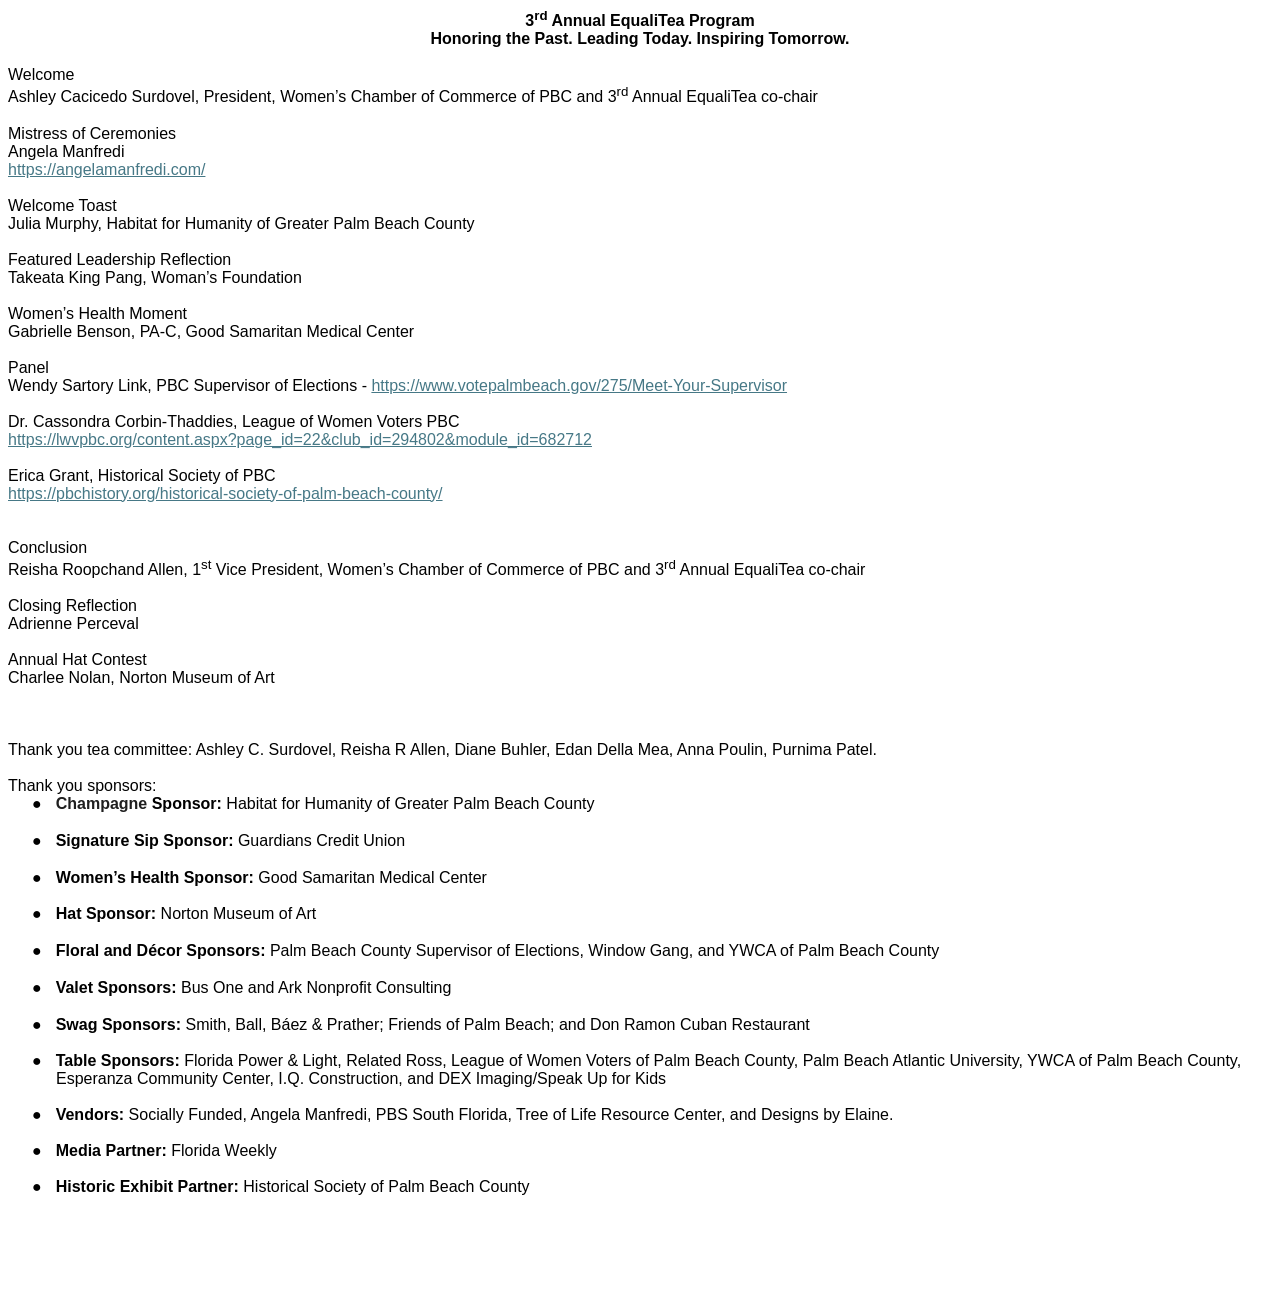
<file: EQUALITEA_COMPLETE_DESIGNER_HANDOFF_2026-08-22/EQUALITEA_PRODUCTION_HANDOFF_v1/source-documents/3rd_Annual_EqualiTea_Program.htm>
<html xmlns:v="urn:schemas-microsoft-com:vml"
xmlns:o="urn:schemas-microsoft-com:office:office"
xmlns:w="urn:schemas-microsoft-com:office:word"
xmlns:m="http://schemas.microsoft.com/office/2004/12/omml"
xmlns="http://www.w3.org/TR/REC-html40">

<head>
<meta http-equiv=Content-Type content="text/html; charset=windows-1252">
<meta name=ProgId content=Word.Document>
<meta name=Generator content="Microsoft Word 15">
<meta name=Originator content="Microsoft Word 15">
<link rel=File-List href="3rd%20Annual%20EqualiTea%20Program_files/filelist.xml">
<!--[if gte mso 9]><xml>
 <o:DocumentProperties>
  <o:Author>Selena Samios</o:Author>
  <o:LastAuthor>CaraJoy</o:LastAuthor>
  <o:Revision>2</o:Revision>
  <o:TotalTime>17</o:TotalTime>
  <o:Created>2026-08-19T19:49:00Z</o:Created>
  <o:LastSaved>2026-08-19T19:49:00Z</o:LastSaved>
  <o:Pages>2</o:Pages>
  <o:Words>361</o:Words>
  <o:Characters>2061</o:Characters>
  <o:Company>HP</o:Company>
  <o:Lines>17</o:Lines>
  <o:Paragraphs>4</o:Paragraphs>
  <o:CharactersWithSpaces>2418</o:CharactersWithSpaces>
  <o:Version>16.00</o:Version>
 </o:DocumentProperties>
 <o:OfficeDocumentSettings>
  <o:AllowPNG/>
 </o:OfficeDocumentSettings>
</xml><![endif]-->
<link rel=themeData
href="3rd%20Annual%20EqualiTea%20Program_files/themedata.thmx">
<link rel=colorSchemeMapping
href="3rd%20Annual%20EqualiTea%20Program_files/colorschememapping.xml">
<!--[if gte mso 9]><xml>
 <w:WordDocument>
  <w:SpellingState>Clean</w:SpellingState>
  <w:GrammarState>Clean</w:GrammarState>
  <w:TrackMoves>false</w:TrackMoves>
  <w:TrackFormatting/>
  <w:PunctuationKerning/>
  <w:ValidateAgainstSchemas/>
  <w:SaveIfXMLInvalid>false</w:SaveIfXMLInvalid>
  <w:IgnoreMixedContent>false</w:IgnoreMixedContent>
  <w:AlwaysShowPlaceholderText>false</w:AlwaysShowPlaceholderText>
  <w:DoNotPromoteQF/>
  <w:LidThemeOther>EN-US</w:LidThemeOther>
  <w:LidThemeAsian>X-NONE</w:LidThemeAsian>
  <w:LidThemeComplexScript>X-NONE</w:LidThemeComplexScript>
  <w:Compatibility>
   <w:BreakWrappedTables/>
   <w:SnapToGridInCell/>
   <w:WrapTextWithPunct/>
   <w:UseAsianBreakRules/>
   <w:DontGrowAutofit/>
   <w:SplitPgBreakAndParaMark/>
   <w:EnableOpenTypeKerning/>
   <w:DontFlipMirrorIndents/>
   <w:OverrideTableStyleHps/>
  </w:Compatibility>
  <m:mathPr>
   <m:mathFont m:val="Cambria Math"/>
   <m:brkBin m:val="before"/>
   <m:brkBinSub m:val="&#45;-"/>
   <m:smallFrac m:val="off"/>
   <m:dispDef/>
   <m:lMargin m:val="0"/>
   <m:rMargin m:val="0"/>
   <m:defJc m:val="centerGroup"/>
   <m:wrapIndent m:val="1440"/>
   <m:intLim m:val="subSup"/>
   <m:naryLim m:val="undOvr"/>
  </m:mathPr></w:WordDocument>
</xml><![endif]--><!--[if gte mso 9]><xml>
 <w:LatentStyles DefLockedState="false" DefUnhideWhenUsed="false"
  DefSemiHidden="false" DefQFormat="false" DefPriority="99"
  LatentStyleCount="376">
  <w:LsdException Locked="false" Priority="0" QFormat="true" Name="Normal"/>
  <w:LsdException Locked="false" Priority="9" QFormat="true" Name="heading 1"/>
  <w:LsdException Locked="false" Priority="9" SemiHidden="true"
   UnhideWhenUsed="true" QFormat="true" Name="heading 2"/>
  <w:LsdException Locked="false" Priority="9" SemiHidden="true"
   UnhideWhenUsed="true" QFormat="true" Name="heading 3"/>
  <w:LsdException Locked="false" Priority="9" SemiHidden="true"
   UnhideWhenUsed="true" QFormat="true" Name="heading 4"/>
  <w:LsdException Locked="false" Priority="9" SemiHidden="true"
   UnhideWhenUsed="true" QFormat="true" Name="heading 5"/>
  <w:LsdException Locked="false" Priority="9" SemiHidden="true"
   UnhideWhenUsed="true" QFormat="true" Name="heading 6"/>
  <w:LsdException Locked="false" Priority="9" SemiHidden="true"
   UnhideWhenUsed="true" QFormat="true" Name="heading 7"/>
  <w:LsdException Locked="false" Priority="9" SemiHidden="true"
   UnhideWhenUsed="true" QFormat="true" Name="heading 8"/>
  <w:LsdException Locked="false" Priority="9" SemiHidden="true"
   UnhideWhenUsed="true" QFormat="true" Name="heading 9"/>
  <w:LsdException Locked="false" SemiHidden="true" UnhideWhenUsed="true"
   Name="index 1"/>
  <w:LsdException Locked="false" SemiHidden="true" UnhideWhenUsed="true"
   Name="index 2"/>
  <w:LsdException Locked="false" SemiHidden="true" UnhideWhenUsed="true"
   Name="index 3"/>
  <w:LsdException Locked="false" SemiHidden="true" UnhideWhenUsed="true"
   Name="index 4"/>
  <w:LsdException Locked="false" SemiHidden="true" UnhideWhenUsed="true"
   Name="index 5"/>
  <w:LsdException Locked="false" SemiHidden="true" UnhideWhenUsed="true"
   Name="index 6"/>
  <w:LsdException Locked="false" SemiHidden="true" UnhideWhenUsed="true"
   Name="index 7"/>
  <w:LsdException Locked="false" SemiHidden="true" UnhideWhenUsed="true"
   Name="index 8"/>
  <w:LsdException Locked="false" SemiHidden="true" UnhideWhenUsed="true"
   Name="index 9"/>
  <w:LsdException Locked="false" Priority="39" SemiHidden="true"
   UnhideWhenUsed="true" Name="toc 1"/>
  <w:LsdException Locked="false" Priority="39" SemiHidden="true"
   UnhideWhenUsed="true" Name="toc 2"/>
  <w:LsdException Locked="false" Priority="39" SemiHidden="true"
   UnhideWhenUsed="true" Name="toc 3"/>
  <w:LsdException Locked="false" Priority="39" SemiHidden="true"
   UnhideWhenUsed="true" Name="toc 4"/>
  <w:LsdException Locked="false" Priority="39" SemiHidden="true"
   UnhideWhenUsed="true" Name="toc 5"/>
  <w:LsdException Locked="false" Priority="39" SemiHidden="true"
   UnhideWhenUsed="true" Name="toc 6"/>
  <w:LsdException Locked="false" Priority="39" SemiHidden="true"
   UnhideWhenUsed="true" Name="toc 7"/>
  <w:LsdException Locked="false" Priority="39" SemiHidden="true"
   UnhideWhenUsed="true" Name="toc 8"/>
  <w:LsdException Locked="false" Priority="39" SemiHidden="true"
   UnhideWhenUsed="true" Name="toc 9"/>
  <w:LsdException Locked="false" SemiHidden="true" UnhideWhenUsed="true"
   Name="Normal Indent"/>
  <w:LsdException Locked="false" SemiHidden="true" UnhideWhenUsed="true"
   Name="footnote text"/>
  <w:LsdException Locked="false" SemiHidden="true" UnhideWhenUsed="true"
   Name="annotation text"/>
  <w:LsdException Locked="false" SemiHidden="true" UnhideWhenUsed="true"
   Name="header"/>
  <w:LsdException Locked="false" SemiHidden="true" UnhideWhenUsed="true"
   Name="footer"/>
  <w:LsdException Locked="false" SemiHidden="true" UnhideWhenUsed="true"
   Name="index heading"/>
  <w:LsdException Locked="false" Priority="35" SemiHidden="true"
   UnhideWhenUsed="true" QFormat="true" Name="caption"/>
  <w:LsdException Locked="false" SemiHidden="true" UnhideWhenUsed="true"
   Name="table of figures"/>
  <w:LsdException Locked="false" SemiHidden="true" UnhideWhenUsed="true"
   Name="envelope address"/>
  <w:LsdException Locked="false" SemiHidden="true" UnhideWhenUsed="true"
   Name="envelope return"/>
  <w:LsdException Locked="false" SemiHidden="true" UnhideWhenUsed="true"
   Name="footnote reference"/>
  <w:LsdException Locked="false" SemiHidden="true" UnhideWhenUsed="true"
   Name="annotation reference"/>
  <w:LsdException Locked="false" SemiHidden="true" UnhideWhenUsed="true"
   Name="line number"/>
  <w:LsdException Locked="false" SemiHidden="true" UnhideWhenUsed="true"
   Name="page number"/>
  <w:LsdException Locked="false" SemiHidden="true" UnhideWhenUsed="true"
   Name="endnote reference"/>
  <w:LsdException Locked="false" SemiHidden="true" UnhideWhenUsed="true"
   Name="endnote text"/>
  <w:LsdException Locked="false" SemiHidden="true" UnhideWhenUsed="true"
   Name="table of authorities"/>
  <w:LsdException Locked="false" SemiHidden="true" UnhideWhenUsed="true"
   Name="macro"/>
  <w:LsdException Locked="false" SemiHidden="true" UnhideWhenUsed="true"
   Name="toa heading"/>
  <w:LsdException Locked="false" SemiHidden="true" UnhideWhenUsed="true"
   Name="List"/>
  <w:LsdException Locked="false" SemiHidden="true" UnhideWhenUsed="true"
   Name="List Bullet"/>
  <w:LsdException Locked="false" SemiHidden="true" UnhideWhenUsed="true"
   Name="List Number"/>
  <w:LsdException Locked="false" SemiHidden="true" UnhideWhenUsed="true"
   Name="List 2"/>
  <w:LsdException Locked="false" SemiHidden="true" UnhideWhenUsed="true"
   Name="List 3"/>
  <w:LsdException Locked="false" SemiHidden="true" UnhideWhenUsed="true"
   Name="List 4"/>
  <w:LsdException Locked="false" SemiHidden="true" UnhideWhenUsed="true"
   Name="List 5"/>
  <w:LsdException Locked="false" SemiHidden="true" UnhideWhenUsed="true"
   Name="List Bullet 2"/>
  <w:LsdException Locked="false" SemiHidden="true" UnhideWhenUsed="true"
   Name="List Bullet 3"/>
  <w:LsdException Locked="false" SemiHidden="true" UnhideWhenUsed="true"
   Name="List Bullet 4"/>
  <w:LsdException Locked="false" SemiHidden="true" UnhideWhenUsed="true"
   Name="List Bullet 5"/>
  <w:LsdException Locked="false" SemiHidden="true" UnhideWhenUsed="true"
   Name="List Number 2"/>
  <w:LsdException Locked="false" SemiHidden="true" UnhideWhenUsed="true"
   Name="List Number 3"/>
  <w:LsdException Locked="false" SemiHidden="true" UnhideWhenUsed="true"
   Name="List Number 4"/>
  <w:LsdException Locked="false" SemiHidden="true" UnhideWhenUsed="true"
   Name="List Number 5"/>
  <w:LsdException Locked="false" Priority="10" QFormat="true" Name="Title"/>
  <w:LsdException Locked="false" SemiHidden="true" UnhideWhenUsed="true"
   Name="Closing"/>
  <w:LsdException Locked="false" SemiHidden="true" UnhideWhenUsed="true"
   Name="Signature"/>
  <w:LsdException Locked="false" Priority="1" SemiHidden="true"
   UnhideWhenUsed="true" Name="Default Paragraph Font"/>
  <w:LsdException Locked="false" SemiHidden="true" UnhideWhenUsed="true"
   Name="Body Text"/>
  <w:LsdException Locked="false" SemiHidden="true" UnhideWhenUsed="true"
   Name="Body Text Indent"/>
  <w:LsdException Locked="false" SemiHidden="true" UnhideWhenUsed="true"
   Name="List Continue"/>
  <w:LsdException Locked="false" SemiHidden="true" UnhideWhenUsed="true"
   Name="List Continue 2"/>
  <w:LsdException Locked="false" SemiHidden="true" UnhideWhenUsed="true"
   Name="List Continue 3"/>
  <w:LsdException Locked="false" SemiHidden="true" UnhideWhenUsed="true"
   Name="List Continue 4"/>
  <w:LsdException Locked="false" SemiHidden="true" UnhideWhenUsed="true"
   Name="List Continue 5"/>
  <w:LsdException Locked="false" SemiHidden="true" UnhideWhenUsed="true"
   Name="Message Header"/>
  <w:LsdException Locked="false" Priority="11" QFormat="true" Name="Subtitle"/>
  <w:LsdException Locked="false" SemiHidden="true" UnhideWhenUsed="true"
   Name="Salutation"/>
  <w:LsdException Locked="false" SemiHidden="true" UnhideWhenUsed="true"
   Name="Date"/>
  <w:LsdException Locked="false" SemiHidden="true" UnhideWhenUsed="true"
   Name="Body Text First Indent"/>
  <w:LsdException Locked="false" SemiHidden="true" UnhideWhenUsed="true"
   Name="Body Text First Indent 2"/>
  <w:LsdException Locked="false" SemiHidden="true" UnhideWhenUsed="true"
   Name="Note Heading"/>
  <w:LsdException Locked="false" SemiHidden="true" UnhideWhenUsed="true"
   Name="Body Text 2"/>
  <w:LsdException Locked="false" SemiHidden="true" UnhideWhenUsed="true"
   Name="Body Text 3"/>
  <w:LsdException Locked="false" SemiHidden="true" UnhideWhenUsed="true"
   Name="Body Text Indent 2"/>
  <w:LsdException Locked="false" SemiHidden="true" UnhideWhenUsed="true"
   Name="Body Text Indent 3"/>
  <w:LsdException Locked="false" SemiHidden="true" UnhideWhenUsed="true"
   Name="Block Text"/>
  <w:LsdException Locked="false" SemiHidden="true" UnhideWhenUsed="true"
   Name="Hyperlink"/>
  <w:LsdException Locked="false" SemiHidden="true" UnhideWhenUsed="true"
   Name="FollowedHyperlink"/>
  <w:LsdException Locked="false" Priority="22" QFormat="true" Name="Strong"/>
  <w:LsdException Locked="false" Priority="20" QFormat="true" Name="Emphasis"/>
  <w:LsdException Locked="false" SemiHidden="true" UnhideWhenUsed="true"
   Name="Document Map"/>
  <w:LsdException Locked="false" SemiHidden="true" UnhideWhenUsed="true"
   Name="Plain Text"/>
  <w:LsdException Locked="false" SemiHidden="true" UnhideWhenUsed="true"
   Name="E-mail Signature"/>
  <w:LsdException Locked="false" SemiHidden="true" UnhideWhenUsed="true"
   Name="HTML Top of Form"/>
  <w:LsdException Locked="false" SemiHidden="true" UnhideWhenUsed="true"
   Name="HTML Bottom of Form"/>
  <w:LsdException Locked="false" SemiHidden="true" UnhideWhenUsed="true"
   Name="Normal (Web)"/>
  <w:LsdException Locked="false" SemiHidden="true" UnhideWhenUsed="true"
   Name="HTML Acronym"/>
  <w:LsdException Locked="false" SemiHidden="true" UnhideWhenUsed="true"
   Name="HTML Address"/>
  <w:LsdException Locked="false" SemiHidden="true" UnhideWhenUsed="true"
   Name="HTML Cite"/>
  <w:LsdException Locked="false" SemiHidden="true" UnhideWhenUsed="true"
   Name="HTML Code"/>
  <w:LsdException Locked="false" SemiHidden="true" UnhideWhenUsed="true"
   Name="HTML Definition"/>
  <w:LsdException Locked="false" SemiHidden="true" UnhideWhenUsed="true"
   Name="HTML Keyboard"/>
  <w:LsdException Locked="false" SemiHidden="true" UnhideWhenUsed="true"
   Name="HTML Preformatted"/>
  <w:LsdException Locked="false" SemiHidden="true" UnhideWhenUsed="true"
   Name="HTML Sample"/>
  <w:LsdException Locked="false" SemiHidden="true" UnhideWhenUsed="true"
   Name="HTML Typewriter"/>
  <w:LsdException Locked="false" SemiHidden="true" UnhideWhenUsed="true"
   Name="HTML Variable"/>
  <w:LsdException Locked="false" SemiHidden="true" UnhideWhenUsed="true"
   Name="Normal Table"/>
  <w:LsdException Locked="false" SemiHidden="true" UnhideWhenUsed="true"
   Name="annotation subject"/>
  <w:LsdException Locked="false" SemiHidden="true" UnhideWhenUsed="true"
   Name="No List"/>
  <w:LsdException Locked="false" SemiHidden="true" UnhideWhenUsed="true"
   Name="Outline List 1"/>
  <w:LsdException Locked="false" SemiHidden="true" UnhideWhenUsed="true"
   Name="Outline List 2"/>
  <w:LsdException Locked="false" SemiHidden="true" UnhideWhenUsed="true"
   Name="Outline List 3"/>
  <w:LsdException Locked="false" SemiHidden="true" UnhideWhenUsed="true"
   Name="Table Simple 1"/>
  <w:LsdException Locked="false" SemiHidden="true" UnhideWhenUsed="true"
   Name="Table Simple 2"/>
  <w:LsdException Locked="false" SemiHidden="true" UnhideWhenUsed="true"
   Name="Table Simple 3"/>
  <w:LsdException Locked="false" SemiHidden="true" UnhideWhenUsed="true"
   Name="Table Classic 1"/>
  <w:LsdException Locked="false" SemiHidden="true" UnhideWhenUsed="true"
   Name="Table Classic 2"/>
  <w:LsdException Locked="false" SemiHidden="true" UnhideWhenUsed="true"
   Name="Table Classic 3"/>
  <w:LsdException Locked="false" SemiHidden="true" UnhideWhenUsed="true"
   Name="Table Classic 4"/>
  <w:LsdException Locked="false" SemiHidden="true" UnhideWhenUsed="true"
   Name="Table Colorful 1"/>
  <w:LsdException Locked="false" SemiHidden="true" UnhideWhenUsed="true"
   Name="Table Colorful 2"/>
  <w:LsdException Locked="false" SemiHidden="true" UnhideWhenUsed="true"
   Name="Table Colorful 3"/>
  <w:LsdException Locked="false" SemiHidden="true" UnhideWhenUsed="true"
   Name="Table Columns 1"/>
  <w:LsdException Locked="false" SemiHidden="true" UnhideWhenUsed="true"
   Name="Table Columns 2"/>
  <w:LsdException Locked="false" SemiHidden="true" UnhideWhenUsed="true"
   Name="Table Columns 3"/>
  <w:LsdException Locked="false" SemiHidden="true" UnhideWhenUsed="true"
   Name="Table Columns 4"/>
  <w:LsdException Locked="false" SemiHidden="true" UnhideWhenUsed="true"
   Name="Table Columns 5"/>
  <w:LsdException Locked="false" SemiHidden="true" UnhideWhenUsed="true"
   Name="Table Grid 1"/>
  <w:LsdException Locked="false" SemiHidden="true" UnhideWhenUsed="true"
   Name="Table Grid 2"/>
  <w:LsdException Locked="false" SemiHidden="true" UnhideWhenUsed="true"
   Name="Table Grid 3"/>
  <w:LsdException Locked="false" SemiHidden="true" UnhideWhenUsed="true"
   Name="Table Grid 4"/>
  <w:LsdException Locked="false" SemiHidden="true" UnhideWhenUsed="true"
   Name="Table Grid 5"/>
  <w:LsdException Locked="false" SemiHidden="true" UnhideWhenUsed="true"
   Name="Table Grid 6"/>
  <w:LsdException Locked="false" SemiHidden="true" UnhideWhenUsed="true"
   Name="Table Grid 7"/>
  <w:LsdException Locked="false" SemiHidden="true" UnhideWhenUsed="true"
   Name="Table Grid 8"/>
  <w:LsdException Locked="false" SemiHidden="true" UnhideWhenUsed="true"
   Name="Table List 1"/>
  <w:LsdException Locked="false" SemiHidden="true" UnhideWhenUsed="true"
   Name="Table List 2"/>
  <w:LsdException Locked="false" SemiHidden="true" UnhideWhenUsed="true"
   Name="Table List 3"/>
  <w:LsdException Locked="false" SemiHidden="true" UnhideWhenUsed="true"
   Name="Table List 4"/>
  <w:LsdException Locked="false" SemiHidden="true" UnhideWhenUsed="true"
   Name="Table List 5"/>
  <w:LsdException Locked="false" SemiHidden="true" UnhideWhenUsed="true"
   Name="Table List 6"/>
  <w:LsdException Locked="false" SemiHidden="true" UnhideWhenUsed="true"
   Name="Table List 7"/>
  <w:LsdException Locked="false" SemiHidden="true" UnhideWhenUsed="true"
   Name="Table List 8"/>
  <w:LsdException Locked="false" SemiHidden="true" UnhideWhenUsed="true"
   Name="Table 3D effects 1"/>
  <w:LsdException Locked="false" SemiHidden="true" UnhideWhenUsed="true"
   Name="Table 3D effects 2"/>
  <w:LsdException Locked="false" SemiHidden="true" UnhideWhenUsed="true"
   Name="Table 3D effects 3"/>
  <w:LsdException Locked="false" SemiHidden="true" UnhideWhenUsed="true"
   Name="Table Contemporary"/>
  <w:LsdException Locked="false" SemiHidden="true" UnhideWhenUsed="true"
   Name="Table Elegant"/>
  <w:LsdException Locked="false" SemiHidden="true" UnhideWhenUsed="true"
   Name="Table Professional"/>
  <w:LsdException Locked="false" SemiHidden="true" UnhideWhenUsed="true"
   Name="Table Subtle 1"/>
  <w:LsdException Locked="false" SemiHidden="true" UnhideWhenUsed="true"
   Name="Table Subtle 2"/>
  <w:LsdException Locked="false" SemiHidden="true" UnhideWhenUsed="true"
   Name="Table Web 1"/>
  <w:LsdException Locked="false" SemiHidden="true" UnhideWhenUsed="true"
   Name="Table Web 2"/>
  <w:LsdException Locked="false" SemiHidden="true" UnhideWhenUsed="true"
   Name="Table Web 3"/>
  <w:LsdException Locked="false" SemiHidden="true" UnhideWhenUsed="true"
   Name="Balloon Text"/>
  <w:LsdException Locked="false" Priority="39" Name="Table Grid"/>
  <w:LsdException Locked="false" SemiHidden="true" UnhideWhenUsed="true"
   Name="Table Theme"/>
  <w:LsdException Locked="false" SemiHidden="true" Name="Placeholder Text"/>
  <w:LsdException Locked="false" Priority="1" QFormat="true" Name="No Spacing"/>
  <w:LsdException Locked="false" Priority="60" Name="Light Shading"/>
  <w:LsdException Locked="false" Priority="61" Name="Light List"/>
  <w:LsdException Locked="false" Priority="62" Name="Light Grid"/>
  <w:LsdException Locked="false" Priority="63" Name="Medium Shading 1"/>
  <w:LsdException Locked="false" Priority="64" Name="Medium Shading 2"/>
  <w:LsdException Locked="false" Priority="65" Name="Medium List 1"/>
  <w:LsdException Locked="false" Priority="66" Name="Medium List 2"/>
  <w:LsdException Locked="false" Priority="67" Name="Medium Grid 1"/>
  <w:LsdException Locked="false" Priority="68" Name="Medium Grid 2"/>
  <w:LsdException Locked="false" Priority="69" Name="Medium Grid 3"/>
  <w:LsdException Locked="false" Priority="70" Name="Dark List"/>
  <w:LsdException Locked="false" Priority="71" Name="Colorful Shading"/>
  <w:LsdException Locked="false" Priority="72" Name="Colorful List"/>
  <w:LsdException Locked="false" Priority="73" Name="Colorful Grid"/>
  <w:LsdException Locked="false" Priority="60" Name="Light Shading Accent 1"/>
  <w:LsdException Locked="false" Priority="61" Name="Light List Accent 1"/>
  <w:LsdException Locked="false" Priority="62" Name="Light Grid Accent 1"/>
  <w:LsdException Locked="false" Priority="63" Name="Medium Shading 1 Accent 1"/>
  <w:LsdException Locked="false" Priority="64" Name="Medium Shading 2 Accent 1"/>
  <w:LsdException Locked="false" Priority="65" Name="Medium List 1 Accent 1"/>
  <w:LsdException Locked="false" SemiHidden="true" Name="Revision"/>
  <w:LsdException Locked="false" Priority="34" QFormat="true"
   Name="List Paragraph"/>
  <w:LsdException Locked="false" Priority="29" QFormat="true" Name="Quote"/>
  <w:LsdException Locked="false" Priority="30" QFormat="true"
   Name="Intense Quote"/>
  <w:LsdException Locked="false" Priority="66" Name="Medium List 2 Accent 1"/>
  <w:LsdException Locked="false" Priority="67" Name="Medium Grid 1 Accent 1"/>
  <w:LsdException Locked="false" Priority="68" Name="Medium Grid 2 Accent 1"/>
  <w:LsdException Locked="false" Priority="69" Name="Medium Grid 3 Accent 1"/>
  <w:LsdException Locked="false" Priority="70" Name="Dark List Accent 1"/>
  <w:LsdException Locked="false" Priority="71" Name="Colorful Shading Accent 1"/>
  <w:LsdException Locked="false" Priority="72" Name="Colorful List Accent 1"/>
  <w:LsdException Locked="false" Priority="73" Name="Colorful Grid Accent 1"/>
  <w:LsdException Locked="false" Priority="60" Name="Light Shading Accent 2"/>
  <w:LsdException Locked="false" Priority="61" Name="Light List Accent 2"/>
  <w:LsdException Locked="false" Priority="62" Name="Light Grid Accent 2"/>
  <w:LsdException Locked="false" Priority="63" Name="Medium Shading 1 Accent 2"/>
  <w:LsdException Locked="false" Priority="64" Name="Medium Shading 2 Accent 2"/>
  <w:LsdException Locked="false" Priority="65" Name="Medium List 1 Accent 2"/>
  <w:LsdException Locked="false" Priority="66" Name="Medium List 2 Accent 2"/>
  <w:LsdException Locked="false" Priority="67" Name="Medium Grid 1 Accent 2"/>
  <w:LsdException Locked="false" Priority="68" Name="Medium Grid 2 Accent 2"/>
  <w:LsdException Locked="false" Priority="69" Name="Medium Grid 3 Accent 2"/>
  <w:LsdException Locked="false" Priority="70" Name="Dark List Accent 2"/>
  <w:LsdException Locked="false" Priority="71" Name="Colorful Shading Accent 2"/>
  <w:LsdException Locked="false" Priority="72" Name="Colorful List Accent 2"/>
  <w:LsdException Locked="false" Priority="73" Name="Colorful Grid Accent 2"/>
  <w:LsdException Locked="false" Priority="60" Name="Light Shading Accent 3"/>
  <w:LsdException Locked="false" Priority="61" Name="Light List Accent 3"/>
  <w:LsdException Locked="false" Priority="62" Name="Light Grid Accent 3"/>
  <w:LsdException Locked="false" Priority="63" Name="Medium Shading 1 Accent 3"/>
  <w:LsdException Locked="false" Priority="64" Name="Medium Shading 2 Accent 3"/>
  <w:LsdException Locked="false" Priority="65" Name="Medium List 1 Accent 3"/>
  <w:LsdException Locked="false" Priority="66" Name="Medium List 2 Accent 3"/>
  <w:LsdException Locked="false" Priority="67" Name="Medium Grid 1 Accent 3"/>
  <w:LsdException Locked="false" Priority="68" Name="Medium Grid 2 Accent 3"/>
  <w:LsdException Locked="false" Priority="69" Name="Medium Grid 3 Accent 3"/>
  <w:LsdException Locked="false" Priority="70" Name="Dark List Accent 3"/>
  <w:LsdException Locked="false" Priority="71" Name="Colorful Shading Accent 3"/>
  <w:LsdException Locked="false" Priority="72" Name="Colorful List Accent 3"/>
  <w:LsdException Locked="false" Priority="73" Name="Colorful Grid Accent 3"/>
  <w:LsdException Locked="false" Priority="60" Name="Light Shading Accent 4"/>
  <w:LsdException Locked="false" Priority="61" Name="Light List Accent 4"/>
  <w:LsdException Locked="false" Priority="62" Name="Light Grid Accent 4"/>
  <w:LsdException Locked="false" Priority="63" Name="Medium Shading 1 Accent 4"/>
  <w:LsdException Locked="false" Priority="64" Name="Medium Shading 2 Accent 4"/>
  <w:LsdException Locked="false" Priority="65" Name="Medium List 1 Accent 4"/>
  <w:LsdException Locked="false" Priority="66" Name="Medium List 2 Accent 4"/>
  <w:LsdException Locked="false" Priority="67" Name="Medium Grid 1 Accent 4"/>
  <w:LsdException Locked="false" Priority="68" Name="Medium Grid 2 Accent 4"/>
  <w:LsdException Locked="false" Priority="69" Name="Medium Grid 3 Accent 4"/>
  <w:LsdException Locked="false" Priority="70" Name="Dark List Accent 4"/>
  <w:LsdException Locked="false" Priority="71" Name="Colorful Shading Accent 4"/>
  <w:LsdException Locked="false" Priority="72" Name="Colorful List Accent 4"/>
  <w:LsdException Locked="false" Priority="73" Name="Colorful Grid Accent 4"/>
  <w:LsdException Locked="false" Priority="60" Name="Light Shading Accent 5"/>
  <w:LsdException Locked="false" Priority="61" Name="Light List Accent 5"/>
  <w:LsdException Locked="false" Priority="62" Name="Light Grid Accent 5"/>
  <w:LsdException Locked="false" Priority="63" Name="Medium Shading 1 Accent 5"/>
  <w:LsdException Locked="false" Priority="64" Name="Medium Shading 2 Accent 5"/>
  <w:LsdException Locked="false" Priority="65" Name="Medium List 1 Accent 5"/>
  <w:LsdException Locked="false" Priority="66" Name="Medium List 2 Accent 5"/>
  <w:LsdException Locked="false" Priority="67" Name="Medium Grid 1 Accent 5"/>
  <w:LsdException Locked="false" Priority="68" Name="Medium Grid 2 Accent 5"/>
  <w:LsdException Locked="false" Priority="69" Name="Medium Grid 3 Accent 5"/>
  <w:LsdException Locked="false" Priority="70" Name="Dark List Accent 5"/>
  <w:LsdException Locked="false" Priority="71" Name="Colorful Shading Accent 5"/>
  <w:LsdException Locked="false" Priority="72" Name="Colorful List Accent 5"/>
  <w:LsdException Locked="false" Priority="73" Name="Colorful Grid Accent 5"/>
  <w:LsdException Locked="false" Priority="60" Name="Light Shading Accent 6"/>
  <w:LsdException Locked="false" Priority="61" Name="Light List Accent 6"/>
  <w:LsdException Locked="false" Priority="62" Name="Light Grid Accent 6"/>
  <w:LsdException Locked="false" Priority="63" Name="Medium Shading 1 Accent 6"/>
  <w:LsdException Locked="false" Priority="64" Name="Medium Shading 2 Accent 6"/>
  <w:LsdException Locked="false" Priority="65" Name="Medium List 1 Accent 6"/>
  <w:LsdException Locked="false" Priority="66" Name="Medium List 2 Accent 6"/>
  <w:LsdException Locked="false" Priority="67" Name="Medium Grid 1 Accent 6"/>
  <w:LsdException Locked="false" Priority="68" Name="Medium Grid 2 Accent 6"/>
  <w:LsdException Locked="false" Priority="69" Name="Medium Grid 3 Accent 6"/>
  <w:LsdException Locked="false" Priority="70" Name="Dark List Accent 6"/>
  <w:LsdException Locked="false" Priority="71" Name="Colorful Shading Accent 6"/>
  <w:LsdException Locked="false" Priority="72" Name="Colorful List Accent 6"/>
  <w:LsdException Locked="false" Priority="73" Name="Colorful Grid Accent 6"/>
  <w:LsdException Locked="false" Priority="19" QFormat="true"
   Name="Subtle Emphasis"/>
  <w:LsdException Locked="false" Priority="21" QFormat="true"
   Name="Intense Emphasis"/>
  <w:LsdException Locked="false" Priority="31" QFormat="true"
   Name="Subtle Reference"/>
  <w:LsdException Locked="false" Priority="32" QFormat="true"
   Name="Intense Reference"/>
  <w:LsdException Locked="false" Priority="33" QFormat="true" Name="Book Title"/>
  <w:LsdException Locked="false" Priority="37" SemiHidden="true"
   UnhideWhenUsed="true" Name="Bibliography"/>
  <w:LsdException Locked="false" Priority="39" SemiHidden="true"
   UnhideWhenUsed="true" QFormat="true" Name="TOC Heading"/>
  <w:LsdException Locked="false" Priority="41" Name="Plain Table 1"/>
  <w:LsdException Locked="false" Priority="42" Name="Plain Table 2"/>
  <w:LsdException Locked="false" Priority="43" Name="Plain Table 3"/>
  <w:LsdException Locked="false" Priority="44" Name="Plain Table 4"/>
  <w:LsdException Locked="false" Priority="45" Name="Plain Table 5"/>
  <w:LsdException Locked="false" Priority="40" Name="Grid Table Light"/>
  <w:LsdException Locked="false" Priority="46" Name="Grid Table 1 Light"/>
  <w:LsdException Locked="false" Priority="47" Name="Grid Table 2"/>
  <w:LsdException Locked="false" Priority="48" Name="Grid Table 3"/>
  <w:LsdException Locked="false" Priority="49" Name="Grid Table 4"/>
  <w:LsdException Locked="false" Priority="50" Name="Grid Table 5 Dark"/>
  <w:LsdException Locked="false" Priority="51" Name="Grid Table 6 Colorful"/>
  <w:LsdException Locked="false" Priority="52" Name="Grid Table 7 Colorful"/>
  <w:LsdException Locked="false" Priority="46"
   Name="Grid Table 1 Light Accent 1"/>
  <w:LsdException Locked="false" Priority="47" Name="Grid Table 2 Accent 1"/>
  <w:LsdException Locked="false" Priority="48" Name="Grid Table 3 Accent 1"/>
  <w:LsdException Locked="false" Priority="49" Name="Grid Table 4 Accent 1"/>
  <w:LsdException Locked="false" Priority="50" Name="Grid Table 5 Dark Accent 1"/>
  <w:LsdException Locked="false" Priority="51"
   Name="Grid Table 6 Colorful Accent 1"/>
  <w:LsdException Locked="false" Priority="52"
   Name="Grid Table 7 Colorful Accent 1"/>
  <w:LsdException Locked="false" Priority="46"
   Name="Grid Table 1 Light Accent 2"/>
  <w:LsdException Locked="false" Priority="47" Name="Grid Table 2 Accent 2"/>
  <w:LsdException Locked="false" Priority="48" Name="Grid Table 3 Accent 2"/>
  <w:LsdException Locked="false" Priority="49" Name="Grid Table 4 Accent 2"/>
  <w:LsdException Locked="false" Priority="50" Name="Grid Table 5 Dark Accent 2"/>
  <w:LsdException Locked="false" Priority="51"
   Name="Grid Table 6 Colorful Accent 2"/>
  <w:LsdException Locked="false" Priority="52"
   Name="Grid Table 7 Colorful Accent 2"/>
  <w:LsdException Locked="false" Priority="46"
   Name="Grid Table 1 Light Accent 3"/>
  <w:LsdException Locked="false" Priority="47" Name="Grid Table 2 Accent 3"/>
  <w:LsdException Locked="false" Priority="48" Name="Grid Table 3 Accent 3"/>
  <w:LsdException Locked="false" Priority="49" Name="Grid Table 4 Accent 3"/>
  <w:LsdException Locked="false" Priority="50" Name="Grid Table 5 Dark Accent 3"/>
  <w:LsdException Locked="false" Priority="51"
   Name="Grid Table 6 Colorful Accent 3"/>
  <w:LsdException Locked="false" Priority="52"
   Name="Grid Table 7 Colorful Accent 3"/>
  <w:LsdException Locked="false" Priority="46"
   Name="Grid Table 1 Light Accent 4"/>
  <w:LsdException Locked="false" Priority="47" Name="Grid Table 2 Accent 4"/>
  <w:LsdException Locked="false" Priority="48" Name="Grid Table 3 Accent 4"/>
  <w:LsdException Locked="false" Priority="49" Name="Grid Table 4 Accent 4"/>
  <w:LsdException Locked="false" Priority="50" Name="Grid Table 5 Dark Accent 4"/>
  <w:LsdException Locked="false" Priority="51"
   Name="Grid Table 6 Colorful Accent 4"/>
  <w:LsdException Locked="false" Priority="52"
   Name="Grid Table 7 Colorful Accent 4"/>
  <w:LsdException Locked="false" Priority="46"
   Name="Grid Table 1 Light Accent 5"/>
  <w:LsdException Locked="false" Priority="47" Name="Grid Table 2 Accent 5"/>
  <w:LsdException Locked="false" Priority="48" Name="Grid Table 3 Accent 5"/>
  <w:LsdException Locked="false" Priority="49" Name="Grid Table 4 Accent 5"/>
  <w:LsdException Locked="false" Priority="50" Name="Grid Table 5 Dark Accent 5"/>
  <w:LsdException Locked="false" Priority="51"
   Name="Grid Table 6 Colorful Accent 5"/>
  <w:LsdException Locked="false" Priority="52"
   Name="Grid Table 7 Colorful Accent 5"/>
  <w:LsdException Locked="false" Priority="46"
   Name="Grid Table 1 Light Accent 6"/>
  <w:LsdException Locked="false" Priority="47" Name="Grid Table 2 Accent 6"/>
  <w:LsdException Locked="false" Priority="48" Name="Grid Table 3 Accent 6"/>
  <w:LsdException Locked="false" Priority="49" Name="Grid Table 4 Accent 6"/>
  <w:LsdException Locked="false" Priority="50" Name="Grid Table 5 Dark Accent 6"/>
  <w:LsdException Locked="false" Priority="51"
   Name="Grid Table 6 Colorful Accent 6"/>
  <w:LsdException Locked="false" Priority="52"
   Name="Grid Table 7 Colorful Accent 6"/>
  <w:LsdException Locked="false" Priority="46" Name="List Table 1 Light"/>
  <w:LsdException Locked="false" Priority="47" Name="List Table 2"/>
  <w:LsdException Locked="false" Priority="48" Name="List Table 3"/>
  <w:LsdException Locked="false" Priority="49" Name="List Table 4"/>
  <w:LsdException Locked="false" Priority="50" Name="List Table 5 Dark"/>
  <w:LsdException Locked="false" Priority="51" Name="List Table 6 Colorful"/>
  <w:LsdException Locked="false" Priority="52" Name="List Table 7 Colorful"/>
  <w:LsdException Locked="false" Priority="46"
   Name="List Table 1 Light Accent 1"/>
  <w:LsdException Locked="false" Priority="47" Name="List Table 2 Accent 1"/>
  <w:LsdException Locked="false" Priority="48" Name="List Table 3 Accent 1"/>
  <w:LsdException Locked="false" Priority="49" Name="List Table 4 Accent 1"/>
  <w:LsdException Locked="false" Priority="50" Name="List Table 5 Dark Accent 1"/>
  <w:LsdException Locked="false" Priority="51"
   Name="List Table 6 Colorful Accent 1"/>
  <w:LsdException Locked="false" Priority="52"
   Name="List Table 7 Colorful Accent 1"/>
  <w:LsdException Locked="false" Priority="46"
   Name="List Table 1 Light Accent 2"/>
  <w:LsdException Locked="false" Priority="47" Name="List Table 2 Accent 2"/>
  <w:LsdException Locked="false" Priority="48" Name="List Table 3 Accent 2"/>
  <w:LsdException Locked="false" Priority="49" Name="List Table 4 Accent 2"/>
  <w:LsdException Locked="false" Priority="50" Name="List Table 5 Dark Accent 2"/>
  <w:LsdException Locked="false" Priority="51"
   Name="List Table 6 Colorful Accent 2"/>
  <w:LsdException Locked="false" Priority="52"
   Name="List Table 7 Colorful Accent 2"/>
  <w:LsdException Locked="false" Priority="46"
   Name="List Table 1 Light Accent 3"/>
  <w:LsdException Locked="false" Priority="47" Name="List Table 2 Accent 3"/>
  <w:LsdException Locked="false" Priority="48" Name="List Table 3 Accent 3"/>
  <w:LsdException Locked="false" Priority="49" Name="List Table 4 Accent 3"/>
  <w:LsdException Locked="false" Priority="50" Name="List Table 5 Dark Accent 3"/>
  <w:LsdException Locked="false" Priority="51"
   Name="List Table 6 Colorful Accent 3"/>
  <w:LsdException Locked="false" Priority="52"
   Name="List Table 7 Colorful Accent 3"/>
  <w:LsdException Locked="false" Priority="46"
   Name="List Table 1 Light Accent 4"/>
  <w:LsdException Locked="false" Priority="47" Name="List Table 2 Accent 4"/>
  <w:LsdException Locked="false" Priority="48" Name="List Table 3 Accent 4"/>
  <w:LsdException Locked="false" Priority="49" Name="List Table 4 Accent 4"/>
  <w:LsdException Locked="false" Priority="50" Name="List Table 5 Dark Accent 4"/>
  <w:LsdException Locked="false" Priority="51"
   Name="List Table 6 Colorful Accent 4"/>
  <w:LsdException Locked="false" Priority="52"
   Name="List Table 7 Colorful Accent 4"/>
  <w:LsdException Locked="false" Priority="46"
   Name="List Table 1 Light Accent 5"/>
  <w:LsdException Locked="false" Priority="47" Name="List Table 2 Accent 5"/>
  <w:LsdException Locked="false" Priority="48" Name="List Table 3 Accent 5"/>
  <w:LsdException Locked="false" Priority="49" Name="List Table 4 Accent 5"/>
  <w:LsdException Locked="false" Priority="50" Name="List Table 5 Dark Accent 5"/>
  <w:LsdException Locked="false" Priority="51"
   Name="List Table 6 Colorful Accent 5"/>
  <w:LsdException Locked="false" Priority="52"
   Name="List Table 7 Colorful Accent 5"/>
  <w:LsdException Locked="false" Priority="46"
   Name="List Table 1 Light Accent 6"/>
  <w:LsdException Locked="false" Priority="47" Name="List Table 2 Accent 6"/>
  <w:LsdException Locked="false" Priority="48" Name="List Table 3 Accent 6"/>
  <w:LsdException Locked="false" Priority="49" Name="List Table 4 Accent 6"/>
  <w:LsdException Locked="false" Priority="50" Name="List Table 5 Dark Accent 6"/>
  <w:LsdException Locked="false" Priority="51"
   Name="List Table 6 Colorful Accent 6"/>
  <w:LsdException Locked="false" Priority="52"
   Name="List Table 7 Colorful Accent 6"/>
  <w:LsdException Locked="false" SemiHidden="true" UnhideWhenUsed="true"
   Name="Mention"/>
  <w:LsdException Locked="false" SemiHidden="true" UnhideWhenUsed="true"
   Name="Smart Hyperlink"/>
  <w:LsdException Locked="false" SemiHidden="true" UnhideWhenUsed="true"
   Name="Hashtag"/>
  <w:LsdException Locked="false" SemiHidden="true" UnhideWhenUsed="true"
   Name="Unresolved Mention"/>
  <w:LsdException Locked="false" SemiHidden="true" UnhideWhenUsed="true"
   Name="Smart Link"/>
 </w:LatentStyles>
</xml><![endif]-->
<style>
<!--
 /* Font Definitions */
 @font-face
	{font-family:"Cambria Math";
	panose-1:2 4 5 3 5 4 6 3 2 4;
	mso-font-charset:0;
	mso-generic-font-family:roman;
	mso-font-pitch:variable;
	mso-font-signature:-536869121 1107305727 33554432 0 415 0;}
@font-face
	{font-family:Aptos;
	mso-font-charset:0;
	mso-generic-font-family:swiss;
	mso-font-pitch:variable;
	mso-font-signature:536871559 3 0 0 415 0;}
 /* Style Definitions */
 p.MsoNormal, li.MsoNormal, div.MsoNormal
	{mso-style-unhide:no;
	mso-style-qformat:yes;
	mso-style-parent:"";
	margin:0in;
	mso-pagination:widow-orphan;
	font-size:12.0pt;
	mso-bidi-font-size:11.0pt;
	font-family:"Arial",sans-serif;
	mso-fareast-font-family:Aptos;
	mso-fareast-theme-font:minor-latin;
	mso-bidi-font-family:"Times New Roman";
	mso-bidi-theme-font:minor-bidi;}
h1
	{mso-style-priority:9;
	mso-style-unhide:no;
	mso-style-qformat:yes;
	mso-style-link:"Heading 1 Char";
	mso-style-next:Normal;
	margin-top:.25in;
	margin-right:0in;
	margin-bottom:4.0pt;
	margin-left:0in;
	mso-pagination:widow-orphan lines-together;
	page-break-after:avoid;
	mso-outline-level:1;
	font-size:20.0pt;
	font-family:"Aptos Display",sans-serif;
	mso-ascii-font-family:"Aptos Display";
	mso-ascii-theme-font:major-latin;
	mso-fareast-font-family:"Times New Roman";
	mso-fareast-theme-font:major-fareast;
	mso-hansi-font-family:"Aptos Display";
	mso-hansi-theme-font:major-latin;
	mso-bidi-font-family:"Times New Roman";
	mso-bidi-theme-font:major-bidi;
	color:#0F4761;
	mso-themecolor:accent1;
	mso-themeshade:191;
	mso-font-kerning:0pt;
	font-weight:normal;}
h2
	{mso-style-noshow:yes;
	mso-style-priority:9;
	mso-style-qformat:yes;
	mso-style-link:"Heading 2 Char";
	mso-style-next:Normal;
	margin-top:8.0pt;
	margin-right:0in;
	margin-bottom:4.0pt;
	margin-left:0in;
	mso-pagination:widow-orphan lines-together;
	page-break-after:avoid;
	mso-outline-level:2;
	font-size:16.0pt;
	font-family:"Aptos Display",sans-serif;
	mso-ascii-font-family:"Aptos Display";
	mso-ascii-theme-font:major-latin;
	mso-fareast-font-family:"Times New Roman";
	mso-fareast-theme-font:major-fareast;
	mso-hansi-font-family:"Aptos Display";
	mso-hansi-theme-font:major-latin;
	mso-bidi-font-family:"Times New Roman";
	mso-bidi-theme-font:major-bidi;
	color:#0F4761;
	mso-themecolor:accent1;
	mso-themeshade:191;
	font-weight:normal;}
h3
	{mso-style-noshow:yes;
	mso-style-priority:9;
	mso-style-qformat:yes;
	mso-style-link:"Heading 3 Char";
	mso-style-next:Normal;
	margin-top:8.0pt;
	margin-right:0in;
	margin-bottom:4.0pt;
	margin-left:0in;
	mso-pagination:widow-orphan lines-together;
	page-break-after:avoid;
	mso-outline-level:3;
	font-size:14.0pt;
	font-family:"Aptos",sans-serif;
	mso-ascii-font-family:Aptos;
	mso-ascii-theme-font:minor-latin;
	mso-fareast-font-family:"Times New Roman";
	mso-fareast-theme-font:major-fareast;
	mso-hansi-font-family:Aptos;
	mso-hansi-theme-font:minor-latin;
	mso-bidi-font-family:"Times New Roman";
	mso-bidi-theme-font:major-bidi;
	color:#0F4761;
	mso-themecolor:accent1;
	mso-themeshade:191;
	font-weight:normal;}
h4
	{mso-style-noshow:yes;
	mso-style-priority:9;
	mso-style-qformat:yes;
	mso-style-link:"Heading 4 Char";
	mso-style-next:Normal;
	margin-top:4.0pt;
	margin-right:0in;
	margin-bottom:2.0pt;
	margin-left:0in;
	mso-pagination:widow-orphan lines-together;
	page-break-after:avoid;
	mso-outline-level:4;
	font-size:12.0pt;
	mso-bidi-font-size:11.0pt;
	font-family:"Aptos",sans-serif;
	mso-ascii-font-family:Aptos;
	mso-ascii-theme-font:minor-latin;
	mso-fareast-font-family:"Times New Roman";
	mso-fareast-theme-font:major-fareast;
	mso-hansi-font-family:Aptos;
	mso-hansi-theme-font:minor-latin;
	mso-bidi-font-family:"Times New Roman";
	mso-bidi-theme-font:major-bidi;
	color:#0F4761;
	mso-themecolor:accent1;
	mso-themeshade:191;
	font-weight:normal;
	font-style:italic;}
h5
	{mso-style-noshow:yes;
	mso-style-priority:9;
	mso-style-qformat:yes;
	mso-style-link:"Heading 5 Char";
	mso-style-next:Normal;
	margin-top:4.0pt;
	margin-right:0in;
	margin-bottom:2.0pt;
	margin-left:0in;
	mso-pagination:widow-orphan lines-together;
	page-break-after:avoid;
	mso-outline-level:5;
	font-size:12.0pt;
	mso-bidi-font-size:11.0pt;
	font-family:"Aptos",sans-serif;
	mso-ascii-font-family:Aptos;
	mso-ascii-theme-font:minor-latin;
	mso-fareast-font-family:"Times New Roman";
	mso-fareast-theme-font:major-fareast;
	mso-hansi-font-family:Aptos;
	mso-hansi-theme-font:minor-latin;
	mso-bidi-font-family:"Times New Roman";
	mso-bidi-theme-font:major-bidi;
	color:#0F4761;
	mso-themecolor:accent1;
	mso-themeshade:191;
	font-weight:normal;}
h6
	{mso-style-noshow:yes;
	mso-style-priority:9;
	mso-style-qformat:yes;
	mso-style-link:"Heading 6 Char";
	mso-style-next:Normal;
	margin-top:2.0pt;
	margin-right:0in;
	margin-bottom:0in;
	margin-left:0in;
	mso-pagination:widow-orphan lines-together;
	page-break-after:avoid;
	mso-outline-level:6;
	font-size:12.0pt;
	mso-bidi-font-size:11.0pt;
	font-family:"Aptos",sans-serif;
	mso-ascii-font-family:Aptos;
	mso-ascii-theme-font:minor-latin;
	mso-fareast-font-family:"Times New Roman";
	mso-fareast-theme-font:major-fareast;
	mso-hansi-font-family:Aptos;
	mso-hansi-theme-font:minor-latin;
	mso-bidi-font-family:"Times New Roman";
	mso-bidi-theme-font:major-bidi;
	color:#595959;
	mso-themecolor:text1;
	mso-themetint:166;
	font-weight:normal;
	font-style:italic;}
p.MsoHeading7, li.MsoHeading7, div.MsoHeading7
	{mso-style-noshow:yes;
	mso-style-priority:9;
	mso-style-qformat:yes;
	mso-style-link:"Heading 7 Char";
	mso-style-next:Normal;
	margin-top:2.0pt;
	margin-right:0in;
	margin-bottom:0in;
	margin-left:0in;
	mso-pagination:widow-orphan lines-together;
	page-break-after:avoid;
	mso-outline-level:7;
	font-size:12.0pt;
	mso-bidi-font-size:11.0pt;
	font-family:"Aptos",sans-serif;
	mso-ascii-font-family:Aptos;
	mso-ascii-theme-font:minor-latin;
	mso-fareast-font-family:"Times New Roman";
	mso-fareast-theme-font:major-fareast;
	mso-hansi-font-family:Aptos;
	mso-hansi-theme-font:minor-latin;
	mso-bidi-font-family:"Times New Roman";
	mso-bidi-theme-font:major-bidi;
	color:#595959;
	mso-themecolor:text1;
	mso-themetint:166;}
p.MsoHeading8, li.MsoHeading8, div.MsoHeading8
	{mso-style-noshow:yes;
	mso-style-priority:9;
	mso-style-qformat:yes;
	mso-style-link:"Heading 8 Char";
	mso-style-next:Normal;
	margin:0in;
	mso-pagination:widow-orphan lines-together;
	page-break-after:avoid;
	mso-outline-level:8;
	font-size:12.0pt;
	mso-bidi-font-size:11.0pt;
	font-family:"Aptos",sans-serif;
	mso-ascii-font-family:Aptos;
	mso-ascii-theme-font:minor-latin;
	mso-fareast-font-family:"Times New Roman";
	mso-fareast-theme-font:major-fareast;
	mso-hansi-font-family:Aptos;
	mso-hansi-theme-font:minor-latin;
	mso-bidi-font-family:"Times New Roman";
	mso-bidi-theme-font:major-bidi;
	color:#272727;
	mso-themecolor:text1;
	mso-themetint:216;
	font-style:italic;}
p.MsoHeading9, li.MsoHeading9, div.MsoHeading9
	{mso-style-noshow:yes;
	mso-style-priority:9;
	mso-style-qformat:yes;
	mso-style-link:"Heading 9 Char";
	mso-style-next:Normal;
	margin:0in;
	mso-pagination:widow-orphan lines-together;
	page-break-after:avoid;
	mso-outline-level:9;
	font-size:12.0pt;
	mso-bidi-font-size:11.0pt;
	font-family:"Aptos",sans-serif;
	mso-ascii-font-family:Aptos;
	mso-ascii-theme-font:minor-latin;
	mso-fareast-font-family:"Times New Roman";
	mso-fareast-theme-font:major-fareast;
	mso-hansi-font-family:Aptos;
	mso-hansi-theme-font:minor-latin;
	mso-bidi-font-family:"Times New Roman";
	mso-bidi-theme-font:major-bidi;
	color:#272727;
	mso-themecolor:text1;
	mso-themetint:216;}
p.MsoTitle, li.MsoTitle, div.MsoTitle
	{mso-style-priority:10;
	mso-style-unhide:no;
	mso-style-qformat:yes;
	mso-style-link:"Title Char";
	mso-style-next:Normal;
	margin-top:0in;
	margin-right:0in;
	margin-bottom:4.0pt;
	margin-left:0in;
	mso-add-space:auto;
	mso-pagination:widow-orphan;
	font-size:28.0pt;
	font-family:"Aptos Display",sans-serif;
	mso-ascii-font-family:"Aptos Display";
	mso-ascii-theme-font:major-latin;
	mso-fareast-font-family:"Times New Roman";
	mso-fareast-theme-font:major-fareast;
	mso-hansi-font-family:"Aptos Display";
	mso-hansi-theme-font:major-latin;
	mso-bidi-font-family:"Times New Roman";
	mso-bidi-theme-font:major-bidi;
	letter-spacing:-.5pt;
	mso-font-kerning:14.0pt;}
p.MsoTitleCxSpFirst, li.MsoTitleCxSpFirst, div.MsoTitleCxSpFirst
	{mso-style-priority:10;
	mso-style-unhide:no;
	mso-style-qformat:yes;
	mso-style-link:"Title Char";
	mso-style-next:Normal;
	mso-style-type:export-only;
	margin:0in;
	mso-add-space:auto;
	mso-pagination:widow-orphan;
	font-size:28.0pt;
	font-family:"Aptos Display",sans-serif;
	mso-ascii-font-family:"Aptos Display";
	mso-ascii-theme-font:major-latin;
	mso-fareast-font-family:"Times New Roman";
	mso-fareast-theme-font:major-fareast;
	mso-hansi-font-family:"Aptos Display";
	mso-hansi-theme-font:major-latin;
	mso-bidi-font-family:"Times New Roman";
	mso-bidi-theme-font:major-bidi;
	letter-spacing:-.5pt;
	mso-font-kerning:14.0pt;}
p.MsoTitleCxSpMiddle, li.MsoTitleCxSpMiddle, div.MsoTitleCxSpMiddle
	{mso-style-priority:10;
	mso-style-unhide:no;
	mso-style-qformat:yes;
	mso-style-link:"Title Char";
	mso-style-next:Normal;
	mso-style-type:export-only;
	margin:0in;
	mso-add-space:auto;
	mso-pagination:widow-orphan;
	font-size:28.0pt;
	font-family:"Aptos Display",sans-serif;
	mso-ascii-font-family:"Aptos Display";
	mso-ascii-theme-font:major-latin;
	mso-fareast-font-family:"Times New Roman";
	mso-fareast-theme-font:major-fareast;
	mso-hansi-font-family:"Aptos Display";
	mso-hansi-theme-font:major-latin;
	mso-bidi-font-family:"Times New Roman";
	mso-bidi-theme-font:major-bidi;
	letter-spacing:-.5pt;
	mso-font-kerning:14.0pt;}
p.MsoTitleCxSpLast, li.MsoTitleCxSpLast, div.MsoTitleCxSpLast
	{mso-style-priority:10;
	mso-style-unhide:no;
	mso-style-qformat:yes;
	mso-style-link:"Title Char";
	mso-style-next:Normal;
	mso-style-type:export-only;
	margin-top:0in;
	margin-right:0in;
	margin-bottom:4.0pt;
	margin-left:0in;
	mso-add-space:auto;
	mso-pagination:widow-orphan;
	font-size:28.0pt;
	font-family:"Aptos Display",sans-serif;
	mso-ascii-font-family:"Aptos Display";
	mso-ascii-theme-font:major-latin;
	mso-fareast-font-family:"Times New Roman";
	mso-fareast-theme-font:major-fareast;
	mso-hansi-font-family:"Aptos Display";
	mso-hansi-theme-font:major-latin;
	mso-bidi-font-family:"Times New Roman";
	mso-bidi-theme-font:major-bidi;
	letter-spacing:-.5pt;
	mso-font-kerning:14.0pt;}
p.MsoSubtitle, li.MsoSubtitle, div.MsoSubtitle
	{mso-style-priority:11;
	mso-style-unhide:no;
	mso-style-qformat:yes;
	mso-style-link:"Subtitle Char";
	mso-style-next:Normal;
	margin-top:0in;
	margin-right:0in;
	margin-bottom:8.0pt;
	margin-left:0in;
	mso-pagination:widow-orphan;
	font-size:14.0pt;
	font-family:"Aptos",sans-serif;
	mso-ascii-font-family:Aptos;
	mso-ascii-theme-font:minor-latin;
	mso-fareast-font-family:"Times New Roman";
	mso-fareast-theme-font:major-fareast;
	mso-hansi-font-family:Aptos;
	mso-hansi-theme-font:minor-latin;
	mso-bidi-font-family:"Times New Roman";
	mso-bidi-theme-font:major-bidi;
	color:#595959;
	mso-themecolor:text1;
	mso-themetint:166;
	letter-spacing:.75pt;}
a:link, span.MsoHyperlink
	{mso-style-priority:99;
	color:#467886;
	mso-themecolor:hyperlink;
	text-decoration:underline;
	text-underline:single;}
a:visited, span.MsoHyperlinkFollowed
	{mso-style-noshow:yes;
	mso-style-priority:99;
	color:#96607D;
	mso-themecolor:followedhyperlink;
	text-decoration:underline;
	text-underline:single;}
p.MsoListParagraph, li.MsoListParagraph, div.MsoListParagraph
	{mso-style-priority:34;
	mso-style-unhide:no;
	mso-style-qformat:yes;
	margin-top:0in;
	margin-right:0in;
	margin-bottom:0in;
	margin-left:.5in;
	mso-add-space:auto;
	mso-pagination:widow-orphan;
	font-size:12.0pt;
	mso-bidi-font-size:11.0pt;
	font-family:"Arial",sans-serif;
	mso-fareast-font-family:Aptos;
	mso-fareast-theme-font:minor-latin;
	mso-bidi-font-family:"Times New Roman";
	mso-bidi-theme-font:minor-bidi;}
p.MsoListParagraphCxSpFirst, li.MsoListParagraphCxSpFirst, div.MsoListParagraphCxSpFirst
	{mso-style-priority:34;
	mso-style-unhide:no;
	mso-style-qformat:yes;
	mso-style-type:export-only;
	margin-top:0in;
	margin-right:0in;
	margin-bottom:0in;
	margin-left:.5in;
	mso-add-space:auto;
	mso-pagination:widow-orphan;
	font-size:12.0pt;
	mso-bidi-font-size:11.0pt;
	font-family:"Arial",sans-serif;
	mso-fareast-font-family:Aptos;
	mso-fareast-theme-font:minor-latin;
	mso-bidi-font-family:"Times New Roman";
	mso-bidi-theme-font:minor-bidi;}
p.MsoListParagraphCxSpMiddle, li.MsoListParagraphCxSpMiddle, div.MsoListParagraphCxSpMiddle
	{mso-style-priority:34;
	mso-style-unhide:no;
	mso-style-qformat:yes;
	mso-style-type:export-only;
	margin-top:0in;
	margin-right:0in;
	margin-bottom:0in;
	margin-left:.5in;
	mso-add-space:auto;
	mso-pagination:widow-orphan;
	font-size:12.0pt;
	mso-bidi-font-size:11.0pt;
	font-family:"Arial",sans-serif;
	mso-fareast-font-family:Aptos;
	mso-fareast-theme-font:minor-latin;
	mso-bidi-font-family:"Times New Roman";
	mso-bidi-theme-font:minor-bidi;}
p.MsoListParagraphCxSpLast, li.MsoListParagraphCxSpLast, div.MsoListParagraphCxSpLast
	{mso-style-priority:34;
	mso-style-unhide:no;
	mso-style-qformat:yes;
	mso-style-type:export-only;
	margin-top:0in;
	margin-right:0in;
	margin-bottom:0in;
	margin-left:.5in;
	mso-add-space:auto;
	mso-pagination:widow-orphan;
	font-size:12.0pt;
	mso-bidi-font-size:11.0pt;
	font-family:"Arial",sans-serif;
	mso-fareast-font-family:Aptos;
	mso-fareast-theme-font:minor-latin;
	mso-bidi-font-family:"Times New Roman";
	mso-bidi-theme-font:minor-bidi;}
p.MsoQuote, li.MsoQuote, div.MsoQuote
	{mso-style-priority:29;
	mso-style-unhide:no;
	mso-style-qformat:yes;
	mso-style-link:"Quote Char";
	mso-style-next:Normal;
	margin-top:8.0pt;
	margin-right:0in;
	margin-bottom:8.0pt;
	margin-left:0in;
	text-align:center;
	mso-pagination:widow-orphan;
	font-size:12.0pt;
	mso-bidi-font-size:11.0pt;
	font-family:"Arial",sans-serif;
	mso-fareast-font-family:Aptos;
	mso-fareast-theme-font:minor-latin;
	mso-bidi-font-family:"Times New Roman";
	mso-bidi-theme-font:minor-bidi;
	color:#404040;
	mso-themecolor:text1;
	mso-themetint:191;
	font-style:italic;}
p.MsoIntenseQuote, li.MsoIntenseQuote, div.MsoIntenseQuote
	{mso-style-priority:30;
	mso-style-unhide:no;
	mso-style-qformat:yes;
	mso-style-link:"Intense Quote Char";
	mso-style-next:Normal;
	margin-top:.25in;
	margin-right:.6in;
	margin-bottom:.25in;
	margin-left:.6in;
	text-align:center;
	mso-pagination:widow-orphan;
	border:none;
	mso-border-top-alt:solid #0F4761 .5pt;
	mso-border-top-themecolor:accent1;
	mso-border-top-themeshade:191;
	mso-border-bottom-alt:solid #0F4761 .5pt;
	mso-border-bottom-themecolor:accent1;
	mso-border-bottom-themeshade:191;
	padding:0in;
	mso-padding-alt:10.0pt 0in 10.0pt 0in;
	font-size:12.0pt;
	mso-bidi-font-size:11.0pt;
	font-family:"Arial",sans-serif;
	mso-fareast-font-family:Aptos;
	mso-fareast-theme-font:minor-latin;
	mso-bidi-font-family:"Times New Roman";
	mso-bidi-theme-font:minor-bidi;
	color:#0F4761;
	mso-themecolor:accent1;
	mso-themeshade:191;
	font-style:italic;}
span.MsoIntenseEmphasis
	{mso-style-priority:21;
	mso-style-unhide:no;
	mso-style-qformat:yes;
	color:#0F4761;
	mso-themecolor:accent1;
	mso-themeshade:191;
	font-style:italic;}
span.MsoIntenseReference
	{mso-style-priority:32;
	mso-style-unhide:no;
	mso-style-qformat:yes;
	font-variant:small-caps;
	color:#0F4761;
	mso-themecolor:accent1;
	mso-themeshade:191;
	letter-spacing:.25pt;
	font-weight:bold;}
span.Heading1Char
	{mso-style-name:"Heading 1 Char";
	mso-style-priority:9;
	mso-style-unhide:no;
	mso-style-locked:yes;
	mso-style-link:"Heading 1";
	mso-ansi-font-size:20.0pt;
	mso-bidi-font-size:20.0pt;
	font-family:"Aptos Display",sans-serif;
	mso-ascii-font-family:"Aptos Display";
	mso-ascii-theme-font:major-latin;
	mso-fareast-font-family:"Times New Roman";
	mso-fareast-theme-font:major-fareast;
	mso-hansi-font-family:"Aptos Display";
	mso-hansi-theme-font:major-latin;
	mso-bidi-font-family:"Times New Roman";
	mso-bidi-theme-font:major-bidi;
	color:#0F4761;
	mso-themecolor:accent1;
	mso-themeshade:191;}
span.Heading2Char
	{mso-style-name:"Heading 2 Char";
	mso-style-noshow:yes;
	mso-style-priority:9;
	mso-style-unhide:no;
	mso-style-locked:yes;
	mso-style-link:"Heading 2";
	mso-ansi-font-size:16.0pt;
	mso-bidi-font-size:16.0pt;
	font-family:"Aptos Display",sans-serif;
	mso-ascii-font-family:"Aptos Display";
	mso-ascii-theme-font:major-latin;
	mso-fareast-font-family:"Times New Roman";
	mso-fareast-theme-font:major-fareast;
	mso-hansi-font-family:"Aptos Display";
	mso-hansi-theme-font:major-latin;
	mso-bidi-font-family:"Times New Roman";
	mso-bidi-theme-font:major-bidi;
	color:#0F4761;
	mso-themecolor:accent1;
	mso-themeshade:191;}
span.Heading3Char
	{mso-style-name:"Heading 3 Char";
	mso-style-noshow:yes;
	mso-style-priority:9;
	mso-style-unhide:no;
	mso-style-locked:yes;
	mso-style-link:"Heading 3";
	mso-ansi-font-size:14.0pt;
	mso-bidi-font-size:14.0pt;
	font-family:"Aptos",sans-serif;
	mso-ascii-font-family:Aptos;
	mso-ascii-theme-font:minor-latin;
	mso-fareast-font-family:"Times New Roman";
	mso-fareast-theme-font:major-fareast;
	mso-hansi-font-family:Aptos;
	mso-hansi-theme-font:minor-latin;
	mso-bidi-font-family:"Times New Roman";
	mso-bidi-theme-font:major-bidi;
	color:#0F4761;
	mso-themecolor:accent1;
	mso-themeshade:191;}
span.Heading4Char
	{mso-style-name:"Heading 4 Char";
	mso-style-noshow:yes;
	mso-style-priority:9;
	mso-style-unhide:no;
	mso-style-locked:yes;
	mso-style-link:"Heading 4";
	font-family:"Aptos",sans-serif;
	mso-ascii-font-family:Aptos;
	mso-ascii-theme-font:minor-latin;
	mso-fareast-font-family:"Times New Roman";
	mso-fareast-theme-font:major-fareast;
	mso-hansi-font-family:Aptos;
	mso-hansi-theme-font:minor-latin;
	mso-bidi-font-family:"Times New Roman";
	mso-bidi-theme-font:major-bidi;
	color:#0F4761;
	mso-themecolor:accent1;
	mso-themeshade:191;
	font-style:italic;}
span.Heading5Char
	{mso-style-name:"Heading 5 Char";
	mso-style-noshow:yes;
	mso-style-priority:9;
	mso-style-unhide:no;
	mso-style-locked:yes;
	mso-style-link:"Heading 5";
	font-family:"Aptos",sans-serif;
	mso-ascii-font-family:Aptos;
	mso-ascii-theme-font:minor-latin;
	mso-fareast-font-family:"Times New Roman";
	mso-fareast-theme-font:major-fareast;
	mso-hansi-font-family:Aptos;
	mso-hansi-theme-font:minor-latin;
	mso-bidi-font-family:"Times New Roman";
	mso-bidi-theme-font:major-bidi;
	color:#0F4761;
	mso-themecolor:accent1;
	mso-themeshade:191;}
span.Heading6Char
	{mso-style-name:"Heading 6 Char";
	mso-style-noshow:yes;
	mso-style-priority:9;
	mso-style-unhide:no;
	mso-style-locked:yes;
	mso-style-link:"Heading 6";
	font-family:"Aptos",sans-serif;
	mso-ascii-font-family:Aptos;
	mso-ascii-theme-font:minor-latin;
	mso-fareast-font-family:"Times New Roman";
	mso-fareast-theme-font:major-fareast;
	mso-hansi-font-family:Aptos;
	mso-hansi-theme-font:minor-latin;
	mso-bidi-font-family:"Times New Roman";
	mso-bidi-theme-font:major-bidi;
	color:#595959;
	mso-themecolor:text1;
	mso-themetint:166;
	font-style:italic;}
span.Heading7Char
	{mso-style-name:"Heading 7 Char";
	mso-style-noshow:yes;
	mso-style-priority:9;
	mso-style-unhide:no;
	mso-style-locked:yes;
	mso-style-link:"Heading 7";
	font-family:"Aptos",sans-serif;
	mso-ascii-font-family:Aptos;
	mso-ascii-theme-font:minor-latin;
	mso-fareast-font-family:"Times New Roman";
	mso-fareast-theme-font:major-fareast;
	mso-hansi-font-family:Aptos;
	mso-hansi-theme-font:minor-latin;
	mso-bidi-font-family:"Times New Roman";
	mso-bidi-theme-font:major-bidi;
	color:#595959;
	mso-themecolor:text1;
	mso-themetint:166;}
span.Heading8Char
	{mso-style-name:"Heading 8 Char";
	mso-style-noshow:yes;
	mso-style-priority:9;
	mso-style-unhide:no;
	mso-style-locked:yes;
	mso-style-link:"Heading 8";
	font-family:"Aptos",sans-serif;
	mso-ascii-font-family:Aptos;
	mso-ascii-theme-font:minor-latin;
	mso-fareast-font-family:"Times New Roman";
	mso-fareast-theme-font:major-fareast;
	mso-hansi-font-family:Aptos;
	mso-hansi-theme-font:minor-latin;
	mso-bidi-font-family:"Times New Roman";
	mso-bidi-theme-font:major-bidi;
	color:#272727;
	mso-themecolor:text1;
	mso-themetint:216;
	font-style:italic;}
span.Heading9Char
	{mso-style-name:"Heading 9 Char";
	mso-style-noshow:yes;
	mso-style-priority:9;
	mso-style-unhide:no;
	mso-style-locked:yes;
	mso-style-link:"Heading 9";
	font-family:"Aptos",sans-serif;
	mso-ascii-font-family:Aptos;
	mso-ascii-theme-font:minor-latin;
	mso-fareast-font-family:"Times New Roman";
	mso-fareast-theme-font:major-fareast;
	mso-hansi-font-family:Aptos;
	mso-hansi-theme-font:minor-latin;
	mso-bidi-font-family:"Times New Roman";
	mso-bidi-theme-font:major-bidi;
	color:#272727;
	mso-themecolor:text1;
	mso-themetint:216;}
span.TitleChar
	{mso-style-name:"Title Char";
	mso-style-priority:10;
	mso-style-unhide:no;
	mso-style-locked:yes;
	mso-style-link:Title;
	mso-ansi-font-size:28.0pt;
	mso-bidi-font-size:28.0pt;
	font-family:"Aptos Display",sans-serif;
	mso-ascii-font-family:"Aptos Display";
	mso-ascii-theme-font:major-latin;
	mso-fareast-font-family:"Times New Roman";
	mso-fareast-theme-font:major-fareast;
	mso-hansi-font-family:"Aptos Display";
	mso-hansi-theme-font:major-latin;
	mso-bidi-font-family:"Times New Roman";
	mso-bidi-theme-font:major-bidi;
	letter-spacing:-.5pt;
	mso-font-kerning:14.0pt;}
span.SubtitleChar
	{mso-style-name:"Subtitle Char";
	mso-style-priority:11;
	mso-style-unhide:no;
	mso-style-locked:yes;
	mso-style-link:Subtitle;
	mso-ansi-font-size:14.0pt;
	mso-bidi-font-size:14.0pt;
	font-family:"Aptos",sans-serif;
	mso-ascii-font-family:Aptos;
	mso-ascii-theme-font:minor-latin;
	mso-fareast-font-family:"Times New Roman";
	mso-fareast-theme-font:major-fareast;
	mso-hansi-font-family:Aptos;
	mso-hansi-theme-font:minor-latin;
	mso-bidi-font-family:"Times New Roman";
	mso-bidi-theme-font:major-bidi;
	color:#595959;
	mso-themecolor:text1;
	mso-themetint:166;
	letter-spacing:.75pt;}
span.QuoteChar
	{mso-style-name:"Quote Char";
	mso-style-priority:29;
	mso-style-unhide:no;
	mso-style-locked:yes;
	mso-style-link:Quote;
	color:#404040;
	mso-themecolor:text1;
	mso-themetint:191;
	font-style:italic;}
span.IntenseQuoteChar
	{mso-style-name:"Intense Quote Char";
	mso-style-priority:30;
	mso-style-unhide:no;
	mso-style-locked:yes;
	mso-style-link:"Intense Quote";
	color:#0F4761;
	mso-themecolor:accent1;
	mso-themeshade:191;
	font-style:italic;}
span.SpellE
	{mso-style-name:"";
	mso-spl-e:yes;}
span.GramE
	{mso-style-name:"";
	mso-gram-e:yes;}
.MsoChpDefault
	{mso-style-type:export-only;
	mso-default-props:yes;
	font-size:12.0pt;
	mso-ansi-font-size:12.0pt;
	font-family:"Arial",sans-serif;
	mso-ascii-font-family:Arial;
	mso-fareast-font-family:Aptos;
	mso-fareast-theme-font:minor-latin;
	mso-hansi-font-family:Arial;
	mso-bidi-font-family:"Times New Roman";
	mso-bidi-theme-font:minor-bidi;
	mso-font-kerning:0pt;
	mso-ligatures:none;}
@page WordSection1
	{size:8.5in 11.0in;
	margin:1.0in 1.0in 1.0in 1.0in;
	mso-header-margin:.5in;
	mso-footer-margin:.5in;
	mso-paper-source:0;}
div.WordSection1
	{page:WordSection1;}
 /* List Definitions */
 @list l0
	{mso-list-id:1770419673;
	mso-list-template-ids:-1882845654;}
@list l0:level1
	{mso-level-number-format:bullet;
	mso-level-text:\25CF;
	mso-level-tab-stop:none;
	mso-level-number-position:left;
	text-indent:-.25in;
	font-variant:normal !important;
	color:black;
	mso-ansi-font-weight:normal;
	mso-bidi-font-weight:normal;
	mso-ansi-font-style:normal;
	mso-bidi-font-style:normal;
	text-decoration:none;
	text-underline:none;
	text-decoration:none;
	text-line-through:none;}
@list l0:level2
	{mso-level-number-format:bullet;
	mso-level-text:\25CB;
	mso-level-tab-stop:none;
	mso-level-number-position:left;
	text-indent:-.25in;
	text-decoration:none;
	text-underline:none;}
@list l0:level3
	{mso-level-number-format:bullet;
	mso-level-text:\25A0;
	mso-level-tab-stop:none;
	mso-level-number-position:left;
	text-indent:-.25in;
	text-decoration:none;
	text-underline:none;}
@list l0:level4
	{mso-level-number-format:bullet;
	mso-level-text:\25CF;
	mso-level-tab-stop:none;
	mso-level-number-position:left;
	text-indent:-.25in;
	text-decoration:none;
	text-underline:none;}
@list l0:level5
	{mso-level-number-format:bullet;
	mso-level-text:\25CB;
	mso-level-tab-stop:none;
	mso-level-number-position:left;
	text-indent:-.25in;
	text-decoration:none;
	text-underline:none;}
@list l0:level6
	{mso-level-number-format:bullet;
	mso-level-text:\25A0;
	mso-level-tab-stop:none;
	mso-level-number-position:left;
	text-indent:-.25in;
	text-decoration:none;
	text-underline:none;}
@list l0:level7
	{mso-level-number-format:bullet;
	mso-level-text:\25CF;
	mso-level-tab-stop:none;
	mso-level-number-position:left;
	text-indent:-.25in;
	text-decoration:none;
	text-underline:none;}
@list l0:level8
	{mso-level-number-format:bullet;
	mso-level-text:\25CB;
	mso-level-tab-stop:none;
	mso-level-number-position:left;
	text-indent:-.25in;
	text-decoration:none;
	text-underline:none;}
@list l0:level9
	{mso-level-number-format:bullet;
	mso-level-text:\25A0;
	mso-level-tab-stop:none;
	mso-level-number-position:left;
	text-indent:-.25in;
	text-decoration:none;
	text-underline:none;}
ol
	{margin-bottom:0in;}
ul
	{margin-bottom:0in;}
-->
</style>
<!--[if gte mso 10]>
<style>
 /* Style Definitions */
 table.MsoNormalTable
	{mso-style-name:"Table Normal";
	mso-tstyle-rowband-size:0;
	mso-tstyle-colband-size:0;
	mso-style-noshow:yes;
	mso-style-priority:99;
	mso-style-parent:"";
	mso-padding-alt:0in 5.4pt 0in 5.4pt;
	mso-para-margin:0in;
	mso-pagination:widow-orphan;
	font-size:12.0pt;
	mso-bidi-font-size:11.0pt;
	font-family:"Arial",sans-serif;
	mso-bidi-font-family:"Times New Roman";
	mso-bidi-theme-font:minor-bidi;}
</style>
<![endif]--><!--[if gte mso 9]><xml>
 <o:shapedefaults v:ext="edit" spidmax="1026"/>
</xml><![endif]--><!--[if gte mso 9]><xml>
 <o:shapelayout v:ext="edit">
  <o:idmap v:ext="edit" data="1"/>
 </o:shapelayout></xml><![endif]-->
</head>

<body lang=EN-US link="#467886" vlink="#96607D" style='tab-interval:.5in;
word-wrap:break-word'>

<div class=WordSection1>

<p class=MsoNormal align=center style='text-align:center'><b>3<sup>rd</sup>
Annual <span class=SpellE>EqualiTea</span> Program<o:p></o:p></b></p>

<p class=MsoNormal align=center style='text-align:center'><b>Honoring the Past.
Leading Today. Inspiring Tomorrow.<o:p></o:p></b></p>

<p class=MsoNormal><o:p>&nbsp;</o:p></p>

<p class=MsoNormal>Welcome </p>

<p class=MsoNormal>Ashley Cacicedo Surdovel, President, Women�s Chamber of
Commerce of PBC and 3<sup>rd</sup> Annual <span class=SpellE>EqualiTea</span>
co-chair</p>

<p class=MsoNormal><o:p>&nbsp;</o:p></p>

<p class=MsoNormal>Mistress of Ceremonies</p>

<p class=MsoNormal>Angela Manfredi</p>

<p class=MsoNormal><a href="https://angelamanfredi.com/">https://angelamanfredi.com/</a>
</p>

<p class=MsoNormal><o:p>&nbsp;</o:p></p>

<p class=MsoNormal>Welcome Toast</p>

<p class=MsoNormal>Julia Murphy, Habitat for Humanity of Greater Palm Beach
County</p>

<p class=MsoNormal><o:p>&nbsp;</o:p></p>

<p class=MsoNormal>Featured Leadership Reflection</p>

<p class=MsoNormal>Takeata King Pang, Woman�s Foundation</p>

<p class=MsoNormal><o:p>&nbsp;</o:p></p>

<p class=MsoNormal>Women�s Health Moment</p>

<p class=MsoNormal>Gabrielle Benson, PA-C, Good Samaritan Medical Center</p>

<p class=MsoNormal><o:p>&nbsp;</o:p></p>

<p class=MsoNormal>Panel<br>
Wendy Sartory Link, PBC Supervisor of Elections - <a
href="https://www.votepalmbeach.gov/275/Meet-Your-Supervisor">https://www.votepalmbeach.gov/275/Meet-Your-Supervisor</a></p>

<p class=MsoNormal><o:p>&nbsp;</o:p></p>

<p class=MsoNormal>Dr. Cassondra Corbin-<span class=SpellE>Thaddies</span>,
League of Women Voters PBC</p>

<p class=MsoNormal><a
href="https://lwvpbc.org/content.aspx?page_id=22&amp;club_id=294802&amp;module_id=682712">https://lwvpbc.org/content.aspx?page_id=22&amp;club_id=294802&amp;module_id=682712</a>
</p>

<p class=MsoNormal><o:p>&nbsp;</o:p></p>

<p class=MsoNormal>Erica Grant, Historical Society of PBC<br>
<a href="https://pbchistory.org/historical-society-of-palm-beach-county/">https://pbchistory.org/historical-society-of-palm-beach-county/</a></p>

<p class=MsoNormal><o:p>&nbsp;</o:p></p>

<p class=MsoNormal><o:p>&nbsp;</o:p></p>

<p class=MsoNormal>Conclusion</p>

<p class=MsoNormal>Reisha Roopchand Allen, 1<sup>st</sup> Vice President,
Women�s Chamber of Commerce of PBC and 3<sup>rd</sup> Annual <span
class=SpellE>EqualiTea</span> co-chair</p>

<p class=MsoNormal><o:p>&nbsp;</o:p></p>

<p class=MsoNormal>Closing Reflection</p>

<p class=MsoNormal>Adrienne Perceval</p>

<p class=MsoNormal><o:p>&nbsp;</o:p></p>

<p class=MsoNormal>Annual Hat Contest</p>

<p class=MsoNormal>Charlee Nolan, Norton Museum of Art</p>

<p class=MsoNormal><o:p>&nbsp;</o:p></p>

<p class=MsoNormal><o:p>&nbsp;</o:p></p>

<p class=MsoNormal><o:p>&nbsp;</o:p></p>

<p class=MsoNormal><span class=GramE>Thank you tea committee</span>: Ashley C.
Surdovel, Reisha R Allen, Diane Buhler, Edan Della Mea, Anna Poulin, Purnima
Patel.</p>

<p class=MsoNormal><o:p>&nbsp;</o:p></p>

<p class=MsoNormal>Thank you sponsors:<span style='mso-bidi-font-size:12.0pt;
mso-bidi-font-family:Arial'><o:p></o:p></span></p>

<p class=MsoNormal style='margin-left:.5in;text-indent:-.25in;line-height:115%;
mso-list:l0 level1 lfo1'><![if !supportLists]><span style='mso-bidi-font-size:
12.0pt;line-height:115%;mso-fareast-font-family:Arial;mso-bidi-font-family:
Arial;color:black'><span style='mso-list:Ignore'>&#9679;<span style='font:7.0pt "Times New Roman"'>&nbsp;&nbsp;&nbsp;&nbsp;&nbsp;
</span></span></span><![endif]><b><span style='mso-bidi-font-size:12.0pt;
line-height:115%;mso-fareast-font-family:"Times New Roman";mso-bidi-font-family:
Arial;color:#1F1F1F;background:white;mso-highlight:white'>Champagne</span></b><b><span
style='mso-bidi-font-size:12.0pt;line-height:115%;mso-fareast-font-family:"Times New Roman";
mso-bidi-font-family:Arial'> Sponsor: </span></b><span style='mso-bidi-font-size:
12.0pt;line-height:115%;mso-fareast-font-family:"Times New Roman";mso-bidi-font-family:
Arial'>Habitat for Humanity of Greater Palm Beach County<br style='mso-special-character:
line-break'>
<![if !supportLineBreakNewLine]><br style='mso-special-character:line-break'>
<![endif]></span><span style='mso-bidi-font-size:12.0pt;line-height:115%;
mso-bidi-font-family:Arial'><o:p></o:p></span></p>

<p class=MsoNormal style='margin-left:.5in;text-indent:-.25in;line-height:115%;
mso-list:l0 level1 lfo1'><![if !supportLists]><span style='mso-bidi-font-size:
12.0pt;line-height:115%;mso-fareast-font-family:Arial;mso-bidi-font-family:
Arial;color:black'><span style='mso-list:Ignore'>&#9679;<span style='font:7.0pt "Times New Roman"'>&nbsp;&nbsp;&nbsp;&nbsp;&nbsp;
</span></span></span><![endif]><span class=GramE><b><span style='mso-bidi-font-size:
12.0pt;line-height:115%;mso-fareast-font-family:"Times New Roman";mso-bidi-font-family:
Arial'>Signature Sip</span></b></span><b><span style='mso-bidi-font-size:12.0pt;
line-height:115%;mso-fareast-font-family:"Times New Roman";mso-bidi-font-family:
Arial'> Sponsor:</span></b><span style='mso-bidi-font-size:12.0pt;line-height:
115%;mso-fareast-font-family:"Times New Roman";mso-bidi-font-family:Arial'>
Guardians Credit Union <br style='mso-special-character:line-break'>
<![if !supportLineBreakNewLine]><br style='mso-special-character:line-break'>
<![endif]></span><span style='mso-bidi-font-size:12.0pt;line-height:115%;
mso-bidi-font-family:Arial'><o:p></o:p></span></p>

<p class=MsoNormal style='margin-left:.5in;text-indent:-.25in;line-height:115%;
mso-list:l0 level1 lfo1'><![if !supportLists]><span style='mso-bidi-font-size:
12.0pt;line-height:115%;mso-fareast-font-family:Arial;mso-bidi-font-family:
Arial;color:black'><span style='mso-list:Ignore'>&#9679;<span style='font:7.0pt "Times New Roman"'>&nbsp;&nbsp;&nbsp;&nbsp;&nbsp;
</span></span></span><![endif]><b><span style='mso-bidi-font-size:12.0pt;
line-height:115%;mso-fareast-font-family:"Times New Roman";mso-bidi-font-family:
Arial'>Women�s Health Sponsor: </span></b><span style='mso-bidi-font-size:12.0pt;
line-height:115%;mso-fareast-font-family:"Times New Roman";mso-bidi-font-family:
Arial'>Good Samaritan Medical Center<br style='mso-special-character:line-break'>
<![if !supportLineBreakNewLine]><br style='mso-special-character:line-break'>
<![endif]><o:p></o:p></span></p>

<p class=MsoNormal style='margin-left:.5in;text-indent:-.25in;line-height:115%;
mso-list:l0 level1 lfo1'><![if !supportLists]><span style='mso-bidi-font-size:
12.0pt;line-height:115%;mso-fareast-font-family:Arial;mso-bidi-font-family:
Arial;color:black'><span style='mso-list:Ignore'>&#9679;<span style='font:7.0pt "Times New Roman"'>&nbsp;&nbsp;&nbsp;&nbsp;&nbsp;
</span></span></span><![endif]><b><span style='mso-bidi-font-size:12.0pt;
line-height:115%;mso-fareast-font-family:"Times New Roman";mso-bidi-font-family:
Arial'>Hat Sponsor:</span></b><span style='mso-bidi-font-size:12.0pt;
line-height:115%;mso-fareast-font-family:"Times New Roman";mso-bidi-font-family:
Arial'> Norton Museum of Art<br style='mso-special-character:line-break'>
<![if !supportLineBreakNewLine]><br style='mso-special-character:line-break'>
<![endif]></span><span style='mso-bidi-font-size:12.0pt;line-height:115%;
mso-bidi-font-family:Arial'><o:p></o:p></span></p>

<p class=MsoNormal style='margin-left:.5in;text-indent:-.25in;line-height:115%;
mso-list:l0 level1 lfo1'><![if !supportLists]><span style='mso-bidi-font-size:
12.0pt;line-height:115%;mso-fareast-font-family:Arial;mso-bidi-font-family:
Arial;color:black'><span style='mso-list:Ignore'>&#9679;<span style='font:7.0pt "Times New Roman"'>&nbsp;&nbsp;&nbsp;&nbsp;&nbsp;
</span></span></span><![endif]><b><span style='mso-bidi-font-size:12.0pt;
line-height:115%;mso-fareast-font-family:"Times New Roman";mso-bidi-font-family:
Arial'>Floral and D�cor Sponsors:</span></b><span style='mso-bidi-font-size:
12.0pt;line-height:115%;mso-fareast-font-family:"Times New Roman";mso-bidi-font-family:
Arial'> Palm Beach County Supervisor of Elections, Window Gang, and YWCA of
Palm Beach County<br style='mso-special-character:line-break'>
<![if !supportLineBreakNewLine]><br style='mso-special-character:line-break'>
<![endif]></span><span style='mso-bidi-font-size:12.0pt;line-height:115%;
mso-bidi-font-family:Arial'><o:p></o:p></span></p>

<p class=MsoNormal style='margin-left:.5in;text-indent:-.25in;line-height:115%;
mso-list:l0 level1 lfo1'><![if !supportLists]><span style='mso-bidi-font-size:
12.0pt;line-height:115%;mso-fareast-font-family:Arial;mso-bidi-font-family:
Arial;color:black'><span style='mso-list:Ignore'>&#9679;<span style='font:7.0pt "Times New Roman"'>&nbsp;&nbsp;&nbsp;&nbsp;&nbsp;
</span></span></span><![endif]><b><span style='mso-bidi-font-size:12.0pt;
line-height:115%;mso-fareast-font-family:"Times New Roman";mso-bidi-font-family:
Arial'>Valet Sponsors:</span></b><span style='mso-bidi-font-size:12.0pt;
line-height:115%;mso-fareast-font-family:"Times New Roman";mso-bidi-font-family:
Arial'> Bus One and Ark Nonprofit Consulting<br style='mso-special-character:
line-break'>
<![if !supportLineBreakNewLine]><br style='mso-special-character:line-break'>
<![endif]></span><span style='mso-bidi-font-size:12.0pt;line-height:115%;
mso-bidi-font-family:Arial'><o:p></o:p></span></p>

<p class=MsoNormal style='margin-left:.5in;text-indent:-.25in;line-height:115%;
mso-list:l0 level1 lfo1'><![if !supportLists]><span style='mso-bidi-font-size:
12.0pt;line-height:115%;mso-fareast-font-family:Arial;mso-bidi-font-family:
Arial;color:black'><span style='mso-list:Ignore'>&#9679;<span style='font:7.0pt "Times New Roman"'>&nbsp;&nbsp;&nbsp;&nbsp;&nbsp;
</span></span></span><![endif]><b><span style='mso-bidi-font-size:12.0pt;
line-height:115%;mso-fareast-font-family:"Times New Roman";mso-bidi-font-family:
Arial'>Swag Sponsors:</span></b><span style='mso-bidi-font-size:12.0pt;
line-height:115%;mso-fareast-font-family:"Times New Roman";mso-bidi-font-family:
Arial'> Smith, Ball, B�ez &amp; Prather; Friends of Palm Beach; and Don Ramon
Cuban Restaurant <br style='mso-special-character:line-break'>
<![if !supportLineBreakNewLine]><br style='mso-special-character:line-break'>
<![endif]></span><span style='mso-bidi-font-size:12.0pt;line-height:115%;
mso-bidi-font-family:Arial'><o:p></o:p></span></p>

<p class=MsoNormal style='margin-left:.5in;text-indent:-.25in;mso-list:l0 level1 lfo1'><![if !supportLists]><span
style='mso-bidi-font-size:12.0pt;mso-fareast-font-family:Arial;mso-bidi-font-family:
Arial;color:black'><span style='mso-list:Ignore'>&#9679;<span style='font:7.0pt "Times New Roman"'>&nbsp;&nbsp;&nbsp;&nbsp;&nbsp;
</span></span></span><![endif]><b><span style='mso-bidi-font-size:12.0pt;
mso-fareast-font-family:"Times New Roman";mso-bidi-font-family:Arial'>Table
Sponsors: </span></b><span style='mso-bidi-font-size:12.0pt;mso-fareast-font-family:
"Times New Roman";mso-bidi-font-family:Arial'>Florida Power &amp; Light,
Related Ross, League of Women Voters of Palm Beach County, Palm Beach Atlantic
University, YWCA of Palm Beach County, Esperanza Community Center, I.Q.
Construction, and DEX Imaging/Speak Up for Kids<br style='mso-special-character:
line-break'>
<![if !supportLineBreakNewLine]><br style='mso-special-character:line-break'>
<![endif]></span><span style='mso-bidi-font-size:12.0pt;mso-bidi-font-family:
Arial'><o:p></o:p></span></p>

<p class=MsoNormal style='margin-left:.5in;text-indent:-.25in;mso-list:l0 level1 lfo1'><![if !supportLists]><span
style='mso-bidi-font-size:12.0pt;mso-fareast-font-family:Arial;mso-bidi-font-family:
Arial;color:black'><span style='mso-list:Ignore'>&#9679;<span style='font:7.0pt "Times New Roman"'>&nbsp;&nbsp;&nbsp;&nbsp;&nbsp;
</span></span></span><![endif]><b><span style='mso-bidi-font-size:12.0pt;
mso-fareast-font-family:"Times New Roman";mso-bidi-font-family:Arial'>Vendors: </span></b><span
style='mso-bidi-font-size:12.0pt;mso-fareast-font-family:"Times New Roman";
mso-bidi-font-family:Arial'>Socially Funded, Angela Manfredi, PBS South
Florida, Tree of Life Resource Center, and Designs by Elaine.<br
style='mso-special-character:line-break'>
<![if !supportLineBreakNewLine]><br style='mso-special-character:line-break'>
<![endif]></span><span style='mso-bidi-font-size:12.0pt;mso-bidi-font-family:
Arial'><o:p></o:p></span></p>

<p class=MsoNormal style='margin-left:.5in;text-indent:-.25in;mso-list:l0 level1 lfo1'><![if !supportLists]><span
style='mso-bidi-font-size:12.0pt;mso-fareast-font-family:Arial;mso-bidi-font-family:
Arial;color:black'><span style='mso-list:Ignore'>&#9679;<span style='font:7.0pt "Times New Roman"'>&nbsp;&nbsp;&nbsp;&nbsp;&nbsp;
</span></span></span><![endif]><b><span style='mso-bidi-font-size:12.0pt;
mso-fareast-font-family:"Times New Roman";mso-bidi-font-family:Arial'>Media
Partner:</span></b><span style='mso-bidi-font-size:12.0pt;mso-bidi-font-family:
Arial'> Florida Weekly<br style='mso-special-character:line-break'>
<![if !supportLineBreakNewLine]><br style='mso-special-character:line-break'>
<![endif]><o:p></o:p></span></p>

<p class=MsoNormal style='margin-left:.5in;text-indent:-.25in;mso-list:l0 level1 lfo1'><![if !supportLists]><span
style='mso-bidi-font-size:12.0pt;mso-fareast-font-family:Arial;mso-bidi-font-family:
Arial;color:black'><span style='mso-list:Ignore'>&#9679;<span style='font:7.0pt "Times New Roman"'>&nbsp;&nbsp;&nbsp;&nbsp;&nbsp;
</span></span></span><![endif]><b><span style='mso-bidi-font-size:12.0pt;
mso-fareast-font-family:"Times New Roman";mso-bidi-font-family:Arial'>Historic
Exhibit Partner:</span></b><span style='mso-bidi-font-size:12.0pt;mso-fareast-font-family:
"Times New Roman";mso-bidi-font-family:Arial'> Historical Society of Palm Beach
County</span><span style='mso-bidi-font-size:12.0pt;mso-bidi-font-family:Arial'><o:p></o:p></span></p>

<p class=MsoNormal style='margin-top:0in;margin-right:0in;margin-bottom:12.0pt;
margin-left:.5in'><span style='mso-bidi-font-size:12.0pt;mso-bidi-font-family:
Arial'><o:p>&nbsp;</o:p></span></p>

<p class=MsoNormal><span style='mso-bidi-font-size:12.0pt;mso-bidi-font-family:
Arial'><o:p>&nbsp;</o:p></span></p>

<p class=MsoNormal><span style='mso-bidi-font-size:12.0pt;mso-bidi-font-family:
Arial'><o:p>&nbsp;</o:p></span></p>

<p class=MsoNormal><span style='mso-bidi-font-size:12.0pt;mso-bidi-font-family:
Arial'><o:p>&nbsp;</o:p></span></p>

</div>

</body>

</html>
</file>
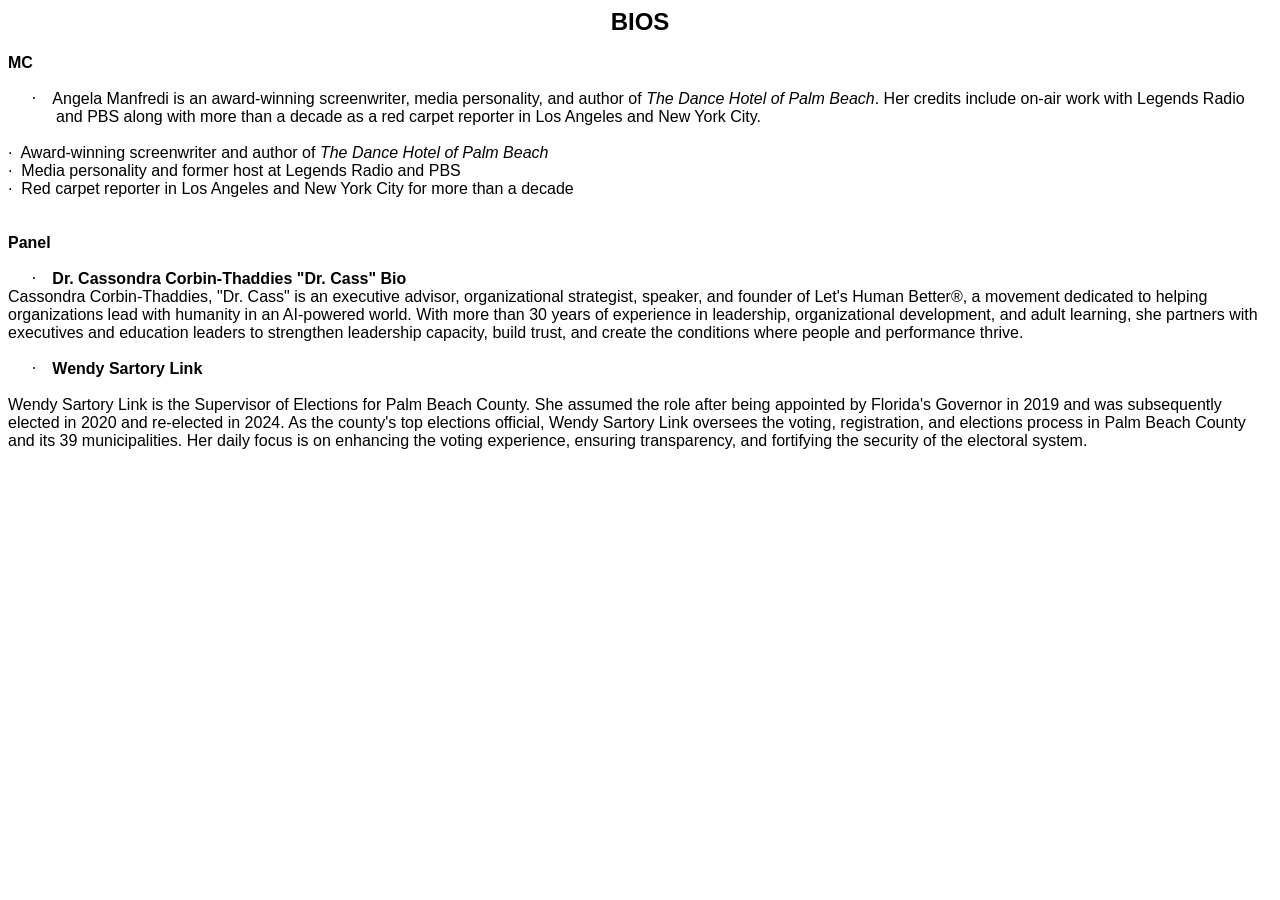
<file: EQUALITEA_COMPLETE_DESIGNER_HANDOFF_2026-08-22/EQUALITEA_PRODUCTION_HANDOFF_v1/source-documents/BIOS.htm>
<html xmlns:v="urn:schemas-microsoft-com:vml"
xmlns:o="urn:schemas-microsoft-com:office:office"
xmlns:w="urn:schemas-microsoft-com:office:word"
xmlns:m="http://schemas.microsoft.com/office/2004/12/omml"
xmlns="http://www.w3.org/TR/REC-html40">

<head>
<meta http-equiv=Content-Type content="text/html; charset=windows-1252">
<meta name=ProgId content=Word.Document>
<meta name=Generator content="Microsoft Word 15">
<meta name=Originator content="Microsoft Word 15">
<link rel=File-List href="BIOS_files/filelist.xml">
<!--[if gte mso 9]><xml>
 <o:DocumentProperties>
  <o:Author>Selena Samios</o:Author>
  <o:LastAuthor>CaraJoy</o:LastAuthor>
  <o:Revision>2</o:Revision>
  <o:TotalTime>4</o:TotalTime>
  <o:Created>2026-08-19T19:50:00Z</o:Created>
  <o:LastSaved>2026-08-19T19:50:00Z</o:LastSaved>
  <o:Pages>1</o:Pages>
  <o:Words>232</o:Words>
  <o:Characters>1323</o:Characters>
  <o:Company>HP</o:Company>
  <o:Lines>11</o:Lines>
  <o:Paragraphs>3</o:Paragraphs>
  <o:CharactersWithSpaces>1552</o:CharactersWithSpaces>
  <o:Version>16.00</o:Version>
 </o:DocumentProperties>
 <o:OfficeDocumentSettings>
  <o:AllowPNG/>
 </o:OfficeDocumentSettings>
</xml><![endif]-->
<link rel=themeData href="BIOS_files/themedata.thmx">
<link rel=colorSchemeMapping href="BIOS_files/colorschememapping.xml">
<!--[if gte mso 9]><xml>
 <w:WordDocument>
  <w:SpellingState>Clean</w:SpellingState>
  <w:GrammarState>Clean</w:GrammarState>
  <w:TrackMoves>false</w:TrackMoves>
  <w:TrackFormatting/>
  <w:PunctuationKerning/>
  <w:ValidateAgainstSchemas/>
  <w:SaveIfXMLInvalid>false</w:SaveIfXMLInvalid>
  <w:IgnoreMixedContent>false</w:IgnoreMixedContent>
  <w:AlwaysShowPlaceholderText>false</w:AlwaysShowPlaceholderText>
  <w:DoNotPromoteQF/>
  <w:LidThemeOther>EN-US</w:LidThemeOther>
  <w:LidThemeAsian>X-NONE</w:LidThemeAsian>
  <w:LidThemeComplexScript>X-NONE</w:LidThemeComplexScript>
  <w:Compatibility>
   <w:BreakWrappedTables/>
   <w:SnapToGridInCell/>
   <w:WrapTextWithPunct/>
   <w:UseAsianBreakRules/>
   <w:DontGrowAutofit/>
   <w:SplitPgBreakAndParaMark/>
   <w:EnableOpenTypeKerning/>
   <w:DontFlipMirrorIndents/>
   <w:OverrideTableStyleHps/>
  </w:Compatibility>
  <m:mathPr>
   <m:mathFont m:val="Cambria Math"/>
   <m:brkBin m:val="before"/>
   <m:brkBinSub m:val="&#45;-"/>
   <m:smallFrac m:val="off"/>
   <m:dispDef/>
   <m:lMargin m:val="0"/>
   <m:rMargin m:val="0"/>
   <m:defJc m:val="centerGroup"/>
   <m:wrapIndent m:val="1440"/>
   <m:intLim m:val="subSup"/>
   <m:naryLim m:val="undOvr"/>
  </m:mathPr></w:WordDocument>
</xml><![endif]--><!--[if gte mso 9]><xml>
 <w:LatentStyles DefLockedState="false" DefUnhideWhenUsed="false"
  DefSemiHidden="false" DefQFormat="false" DefPriority="99"
  LatentStyleCount="376">
  <w:LsdException Locked="false" Priority="0" QFormat="true" Name="Normal"/>
  <w:LsdException Locked="false" Priority="9" QFormat="true" Name="heading 1"/>
  <w:LsdException Locked="false" Priority="9" SemiHidden="true"
   UnhideWhenUsed="true" QFormat="true" Name="heading 2"/>
  <w:LsdException Locked="false" Priority="9" SemiHidden="true"
   UnhideWhenUsed="true" QFormat="true" Name="heading 3"/>
  <w:LsdException Locked="false" Priority="9" SemiHidden="true"
   UnhideWhenUsed="true" QFormat="true" Name="heading 4"/>
  <w:LsdException Locked="false" Priority="9" SemiHidden="true"
   UnhideWhenUsed="true" QFormat="true" Name="heading 5"/>
  <w:LsdException Locked="false" Priority="9" SemiHidden="true"
   UnhideWhenUsed="true" QFormat="true" Name="heading 6"/>
  <w:LsdException Locked="false" Priority="9" SemiHidden="true"
   UnhideWhenUsed="true" QFormat="true" Name="heading 7"/>
  <w:LsdException Locked="false" Priority="9" SemiHidden="true"
   UnhideWhenUsed="true" QFormat="true" Name="heading 8"/>
  <w:LsdException Locked="false" Priority="9" SemiHidden="true"
   UnhideWhenUsed="true" QFormat="true" Name="heading 9"/>
  <w:LsdException Locked="false" SemiHidden="true" UnhideWhenUsed="true"
   Name="index 1"/>
  <w:LsdException Locked="false" SemiHidden="true" UnhideWhenUsed="true"
   Name="index 2"/>
  <w:LsdException Locked="false" SemiHidden="true" UnhideWhenUsed="true"
   Name="index 3"/>
  <w:LsdException Locked="false" SemiHidden="true" UnhideWhenUsed="true"
   Name="index 4"/>
  <w:LsdException Locked="false" SemiHidden="true" UnhideWhenUsed="true"
   Name="index 5"/>
  <w:LsdException Locked="false" SemiHidden="true" UnhideWhenUsed="true"
   Name="index 6"/>
  <w:LsdException Locked="false" SemiHidden="true" UnhideWhenUsed="true"
   Name="index 7"/>
  <w:LsdException Locked="false" SemiHidden="true" UnhideWhenUsed="true"
   Name="index 8"/>
  <w:LsdException Locked="false" SemiHidden="true" UnhideWhenUsed="true"
   Name="index 9"/>
  <w:LsdException Locked="false" Priority="39" SemiHidden="true"
   UnhideWhenUsed="true" Name="toc 1"/>
  <w:LsdException Locked="false" Priority="39" SemiHidden="true"
   UnhideWhenUsed="true" Name="toc 2"/>
  <w:LsdException Locked="false" Priority="39" SemiHidden="true"
   UnhideWhenUsed="true" Name="toc 3"/>
  <w:LsdException Locked="false" Priority="39" SemiHidden="true"
   UnhideWhenUsed="true" Name="toc 4"/>
  <w:LsdException Locked="false" Priority="39" SemiHidden="true"
   UnhideWhenUsed="true" Name="toc 5"/>
  <w:LsdException Locked="false" Priority="39" SemiHidden="true"
   UnhideWhenUsed="true" Name="toc 6"/>
  <w:LsdException Locked="false" Priority="39" SemiHidden="true"
   UnhideWhenUsed="true" Name="toc 7"/>
  <w:LsdException Locked="false" Priority="39" SemiHidden="true"
   UnhideWhenUsed="true" Name="toc 8"/>
  <w:LsdException Locked="false" Priority="39" SemiHidden="true"
   UnhideWhenUsed="true" Name="toc 9"/>
  <w:LsdException Locked="false" SemiHidden="true" UnhideWhenUsed="true"
   Name="Normal Indent"/>
  <w:LsdException Locked="false" SemiHidden="true" UnhideWhenUsed="true"
   Name="footnote text"/>
  <w:LsdException Locked="false" SemiHidden="true" UnhideWhenUsed="true"
   Name="annotation text"/>
  <w:LsdException Locked="false" SemiHidden="true" UnhideWhenUsed="true"
   Name="header"/>
  <w:LsdException Locked="false" SemiHidden="true" UnhideWhenUsed="true"
   Name="footer"/>
  <w:LsdException Locked="false" SemiHidden="true" UnhideWhenUsed="true"
   Name="index heading"/>
  <w:LsdException Locked="false" Priority="35" SemiHidden="true"
   UnhideWhenUsed="true" QFormat="true" Name="caption"/>
  <w:LsdException Locked="false" SemiHidden="true" UnhideWhenUsed="true"
   Name="table of figures"/>
  <w:LsdException Locked="false" SemiHidden="true" UnhideWhenUsed="true"
   Name="envelope address"/>
  <w:LsdException Locked="false" SemiHidden="true" UnhideWhenUsed="true"
   Name="envelope return"/>
  <w:LsdException Locked="false" SemiHidden="true" UnhideWhenUsed="true"
   Name="footnote reference"/>
  <w:LsdException Locked="false" SemiHidden="true" UnhideWhenUsed="true"
   Name="annotation reference"/>
  <w:LsdException Locked="false" SemiHidden="true" UnhideWhenUsed="true"
   Name="line number"/>
  <w:LsdException Locked="false" SemiHidden="true" UnhideWhenUsed="true"
   Name="page number"/>
  <w:LsdException Locked="false" SemiHidden="true" UnhideWhenUsed="true"
   Name="endnote reference"/>
  <w:LsdException Locked="false" SemiHidden="true" UnhideWhenUsed="true"
   Name="endnote text"/>
  <w:LsdException Locked="false" SemiHidden="true" UnhideWhenUsed="true"
   Name="table of authorities"/>
  <w:LsdException Locked="false" SemiHidden="true" UnhideWhenUsed="true"
   Name="macro"/>
  <w:LsdException Locked="false" SemiHidden="true" UnhideWhenUsed="true"
   Name="toa heading"/>
  <w:LsdException Locked="false" SemiHidden="true" UnhideWhenUsed="true"
   Name="List"/>
  <w:LsdException Locked="false" SemiHidden="true" UnhideWhenUsed="true"
   Name="List Bullet"/>
  <w:LsdException Locked="false" SemiHidden="true" UnhideWhenUsed="true"
   Name="List Number"/>
  <w:LsdException Locked="false" SemiHidden="true" UnhideWhenUsed="true"
   Name="List 2"/>
  <w:LsdException Locked="false" SemiHidden="true" UnhideWhenUsed="true"
   Name="List 3"/>
  <w:LsdException Locked="false" SemiHidden="true" UnhideWhenUsed="true"
   Name="List 4"/>
  <w:LsdException Locked="false" SemiHidden="true" UnhideWhenUsed="true"
   Name="List 5"/>
  <w:LsdException Locked="false" SemiHidden="true" UnhideWhenUsed="true"
   Name="List Bullet 2"/>
  <w:LsdException Locked="false" SemiHidden="true" UnhideWhenUsed="true"
   Name="List Bullet 3"/>
  <w:LsdException Locked="false" SemiHidden="true" UnhideWhenUsed="true"
   Name="List Bullet 4"/>
  <w:LsdException Locked="false" SemiHidden="true" UnhideWhenUsed="true"
   Name="List Bullet 5"/>
  <w:LsdException Locked="false" SemiHidden="true" UnhideWhenUsed="true"
   Name="List Number 2"/>
  <w:LsdException Locked="false" SemiHidden="true" UnhideWhenUsed="true"
   Name="List Number 3"/>
  <w:LsdException Locked="false" SemiHidden="true" UnhideWhenUsed="true"
   Name="List Number 4"/>
  <w:LsdException Locked="false" SemiHidden="true" UnhideWhenUsed="true"
   Name="List Number 5"/>
  <w:LsdException Locked="false" Priority="10" QFormat="true" Name="Title"/>
  <w:LsdException Locked="false" SemiHidden="true" UnhideWhenUsed="true"
   Name="Closing"/>
  <w:LsdException Locked="false" SemiHidden="true" UnhideWhenUsed="true"
   Name="Signature"/>
  <w:LsdException Locked="false" Priority="1" SemiHidden="true"
   UnhideWhenUsed="true" Name="Default Paragraph Font"/>
  <w:LsdException Locked="false" SemiHidden="true" UnhideWhenUsed="true"
   Name="Body Text"/>
  <w:LsdException Locked="false" SemiHidden="true" UnhideWhenUsed="true"
   Name="Body Text Indent"/>
  <w:LsdException Locked="false" SemiHidden="true" UnhideWhenUsed="true"
   Name="List Continue"/>
  <w:LsdException Locked="false" SemiHidden="true" UnhideWhenUsed="true"
   Name="List Continue 2"/>
  <w:LsdException Locked="false" SemiHidden="true" UnhideWhenUsed="true"
   Name="List Continue 3"/>
  <w:LsdException Locked="false" SemiHidden="true" UnhideWhenUsed="true"
   Name="List Continue 4"/>
  <w:LsdException Locked="false" SemiHidden="true" UnhideWhenUsed="true"
   Name="List Continue 5"/>
  <w:LsdException Locked="false" SemiHidden="true" UnhideWhenUsed="true"
   Name="Message Header"/>
  <w:LsdException Locked="false" Priority="11" QFormat="true" Name="Subtitle"/>
  <w:LsdException Locked="false" SemiHidden="true" UnhideWhenUsed="true"
   Name="Salutation"/>
  <w:LsdException Locked="false" SemiHidden="true" UnhideWhenUsed="true"
   Name="Date"/>
  <w:LsdException Locked="false" SemiHidden="true" UnhideWhenUsed="true"
   Name="Body Text First Indent"/>
  <w:LsdException Locked="false" SemiHidden="true" UnhideWhenUsed="true"
   Name="Body Text First Indent 2"/>
  <w:LsdException Locked="false" SemiHidden="true" UnhideWhenUsed="true"
   Name="Note Heading"/>
  <w:LsdException Locked="false" SemiHidden="true" UnhideWhenUsed="true"
   Name="Body Text 2"/>
  <w:LsdException Locked="false" SemiHidden="true" UnhideWhenUsed="true"
   Name="Body Text 3"/>
  <w:LsdException Locked="false" SemiHidden="true" UnhideWhenUsed="true"
   Name="Body Text Indent 2"/>
  <w:LsdException Locked="false" SemiHidden="true" UnhideWhenUsed="true"
   Name="Body Text Indent 3"/>
  <w:LsdException Locked="false" SemiHidden="true" UnhideWhenUsed="true"
   Name="Block Text"/>
  <w:LsdException Locked="false" SemiHidden="true" UnhideWhenUsed="true"
   Name="Hyperlink"/>
  <w:LsdException Locked="false" SemiHidden="true" UnhideWhenUsed="true"
   Name="FollowedHyperlink"/>
  <w:LsdException Locked="false" Priority="22" QFormat="true" Name="Strong"/>
  <w:LsdException Locked="false" Priority="20" QFormat="true" Name="Emphasis"/>
  <w:LsdException Locked="false" SemiHidden="true" UnhideWhenUsed="true"
   Name="Document Map"/>
  <w:LsdException Locked="false" SemiHidden="true" UnhideWhenUsed="true"
   Name="Plain Text"/>
  <w:LsdException Locked="false" SemiHidden="true" UnhideWhenUsed="true"
   Name="E-mail Signature"/>
  <w:LsdException Locked="false" SemiHidden="true" UnhideWhenUsed="true"
   Name="HTML Top of Form"/>
  <w:LsdException Locked="false" SemiHidden="true" UnhideWhenUsed="true"
   Name="HTML Bottom of Form"/>
  <w:LsdException Locked="false" SemiHidden="true" UnhideWhenUsed="true"
   Name="Normal (Web)"/>
  <w:LsdException Locked="false" SemiHidden="true" UnhideWhenUsed="true"
   Name="HTML Acronym"/>
  <w:LsdException Locked="false" SemiHidden="true" UnhideWhenUsed="true"
   Name="HTML Address"/>
  <w:LsdException Locked="false" SemiHidden="true" UnhideWhenUsed="true"
   Name="HTML Cite"/>
  <w:LsdException Locked="false" SemiHidden="true" UnhideWhenUsed="true"
   Name="HTML Code"/>
  <w:LsdException Locked="false" SemiHidden="true" UnhideWhenUsed="true"
   Name="HTML Definition"/>
  <w:LsdException Locked="false" SemiHidden="true" UnhideWhenUsed="true"
   Name="HTML Keyboard"/>
  <w:LsdException Locked="false" SemiHidden="true" UnhideWhenUsed="true"
   Name="HTML Preformatted"/>
  <w:LsdException Locked="false" SemiHidden="true" UnhideWhenUsed="true"
   Name="HTML Sample"/>
  <w:LsdException Locked="false" SemiHidden="true" UnhideWhenUsed="true"
   Name="HTML Typewriter"/>
  <w:LsdException Locked="false" SemiHidden="true" UnhideWhenUsed="true"
   Name="HTML Variable"/>
  <w:LsdException Locked="false" SemiHidden="true" UnhideWhenUsed="true"
   Name="Normal Table"/>
  <w:LsdException Locked="false" SemiHidden="true" UnhideWhenUsed="true"
   Name="annotation subject"/>
  <w:LsdException Locked="false" SemiHidden="true" UnhideWhenUsed="true"
   Name="No List"/>
  <w:LsdException Locked="false" SemiHidden="true" UnhideWhenUsed="true"
   Name="Outline List 1"/>
  <w:LsdException Locked="false" SemiHidden="true" UnhideWhenUsed="true"
   Name="Outline List 2"/>
  <w:LsdException Locked="false" SemiHidden="true" UnhideWhenUsed="true"
   Name="Outline List 3"/>
  <w:LsdException Locked="false" SemiHidden="true" UnhideWhenUsed="true"
   Name="Table Simple 1"/>
  <w:LsdException Locked="false" SemiHidden="true" UnhideWhenUsed="true"
   Name="Table Simple 2"/>
  <w:LsdException Locked="false" SemiHidden="true" UnhideWhenUsed="true"
   Name="Table Simple 3"/>
  <w:LsdException Locked="false" SemiHidden="true" UnhideWhenUsed="true"
   Name="Table Classic 1"/>
  <w:LsdException Locked="false" SemiHidden="true" UnhideWhenUsed="true"
   Name="Table Classic 2"/>
  <w:LsdException Locked="false" SemiHidden="true" UnhideWhenUsed="true"
   Name="Table Classic 3"/>
  <w:LsdException Locked="false" SemiHidden="true" UnhideWhenUsed="true"
   Name="Table Classic 4"/>
  <w:LsdException Locked="false" SemiHidden="true" UnhideWhenUsed="true"
   Name="Table Colorful 1"/>
  <w:LsdException Locked="false" SemiHidden="true" UnhideWhenUsed="true"
   Name="Table Colorful 2"/>
  <w:LsdException Locked="false" SemiHidden="true" UnhideWhenUsed="true"
   Name="Table Colorful 3"/>
  <w:LsdException Locked="false" SemiHidden="true" UnhideWhenUsed="true"
   Name="Table Columns 1"/>
  <w:LsdException Locked="false" SemiHidden="true" UnhideWhenUsed="true"
   Name="Table Columns 2"/>
  <w:LsdException Locked="false" SemiHidden="true" UnhideWhenUsed="true"
   Name="Table Columns 3"/>
  <w:LsdException Locked="false" SemiHidden="true" UnhideWhenUsed="true"
   Name="Table Columns 4"/>
  <w:LsdException Locked="false" SemiHidden="true" UnhideWhenUsed="true"
   Name="Table Columns 5"/>
  <w:LsdException Locked="false" SemiHidden="true" UnhideWhenUsed="true"
   Name="Table Grid 1"/>
  <w:LsdException Locked="false" SemiHidden="true" UnhideWhenUsed="true"
   Name="Table Grid 2"/>
  <w:LsdException Locked="false" SemiHidden="true" UnhideWhenUsed="true"
   Name="Table Grid 3"/>
  <w:LsdException Locked="false" SemiHidden="true" UnhideWhenUsed="true"
   Name="Table Grid 4"/>
  <w:LsdException Locked="false" SemiHidden="true" UnhideWhenUsed="true"
   Name="Table Grid 5"/>
  <w:LsdException Locked="false" SemiHidden="true" UnhideWhenUsed="true"
   Name="Table Grid 6"/>
  <w:LsdException Locked="false" SemiHidden="true" UnhideWhenUsed="true"
   Name="Table Grid 7"/>
  <w:LsdException Locked="false" SemiHidden="true" UnhideWhenUsed="true"
   Name="Table Grid 8"/>
  <w:LsdException Locked="false" SemiHidden="true" UnhideWhenUsed="true"
   Name="Table List 1"/>
  <w:LsdException Locked="false" SemiHidden="true" UnhideWhenUsed="true"
   Name="Table List 2"/>
  <w:LsdException Locked="false" SemiHidden="true" UnhideWhenUsed="true"
   Name="Table List 3"/>
  <w:LsdException Locked="false" SemiHidden="true" UnhideWhenUsed="true"
   Name="Table List 4"/>
  <w:LsdException Locked="false" SemiHidden="true" UnhideWhenUsed="true"
   Name="Table List 5"/>
  <w:LsdException Locked="false" SemiHidden="true" UnhideWhenUsed="true"
   Name="Table List 6"/>
  <w:LsdException Locked="false" SemiHidden="true" UnhideWhenUsed="true"
   Name="Table List 7"/>
  <w:LsdException Locked="false" SemiHidden="true" UnhideWhenUsed="true"
   Name="Table List 8"/>
  <w:LsdException Locked="false" SemiHidden="true" UnhideWhenUsed="true"
   Name="Table 3D effects 1"/>
  <w:LsdException Locked="false" SemiHidden="true" UnhideWhenUsed="true"
   Name="Table 3D effects 2"/>
  <w:LsdException Locked="false" SemiHidden="true" UnhideWhenUsed="true"
   Name="Table 3D effects 3"/>
  <w:LsdException Locked="false" SemiHidden="true" UnhideWhenUsed="true"
   Name="Table Contemporary"/>
  <w:LsdException Locked="false" SemiHidden="true" UnhideWhenUsed="true"
   Name="Table Elegant"/>
  <w:LsdException Locked="false" SemiHidden="true" UnhideWhenUsed="true"
   Name="Table Professional"/>
  <w:LsdException Locked="false" SemiHidden="true" UnhideWhenUsed="true"
   Name="Table Subtle 1"/>
  <w:LsdException Locked="false" SemiHidden="true" UnhideWhenUsed="true"
   Name="Table Subtle 2"/>
  <w:LsdException Locked="false" SemiHidden="true" UnhideWhenUsed="true"
   Name="Table Web 1"/>
  <w:LsdException Locked="false" SemiHidden="true" UnhideWhenUsed="true"
   Name="Table Web 2"/>
  <w:LsdException Locked="false" SemiHidden="true" UnhideWhenUsed="true"
   Name="Table Web 3"/>
  <w:LsdException Locked="false" SemiHidden="true" UnhideWhenUsed="true"
   Name="Balloon Text"/>
  <w:LsdException Locked="false" Priority="39" Name="Table Grid"/>
  <w:LsdException Locked="false" SemiHidden="true" UnhideWhenUsed="true"
   Name="Table Theme"/>
  <w:LsdException Locked="false" SemiHidden="true" Name="Placeholder Text"/>
  <w:LsdException Locked="false" Priority="1" QFormat="true" Name="No Spacing"/>
  <w:LsdException Locked="false" Priority="60" Name="Light Shading"/>
  <w:LsdException Locked="false" Priority="61" Name="Light List"/>
  <w:LsdException Locked="false" Priority="62" Name="Light Grid"/>
  <w:LsdException Locked="false" Priority="63" Name="Medium Shading 1"/>
  <w:LsdException Locked="false" Priority="64" Name="Medium Shading 2"/>
  <w:LsdException Locked="false" Priority="65" Name="Medium List 1"/>
  <w:LsdException Locked="false" Priority="66" Name="Medium List 2"/>
  <w:LsdException Locked="false" Priority="67" Name="Medium Grid 1"/>
  <w:LsdException Locked="false" Priority="68" Name="Medium Grid 2"/>
  <w:LsdException Locked="false" Priority="69" Name="Medium Grid 3"/>
  <w:LsdException Locked="false" Priority="70" Name="Dark List"/>
  <w:LsdException Locked="false" Priority="71" Name="Colorful Shading"/>
  <w:LsdException Locked="false" Priority="72" Name="Colorful List"/>
  <w:LsdException Locked="false" Priority="73" Name="Colorful Grid"/>
  <w:LsdException Locked="false" Priority="60" Name="Light Shading Accent 1"/>
  <w:LsdException Locked="false" Priority="61" Name="Light List Accent 1"/>
  <w:LsdException Locked="false" Priority="62" Name="Light Grid Accent 1"/>
  <w:LsdException Locked="false" Priority="63" Name="Medium Shading 1 Accent 1"/>
  <w:LsdException Locked="false" Priority="64" Name="Medium Shading 2 Accent 1"/>
  <w:LsdException Locked="false" Priority="65" Name="Medium List 1 Accent 1"/>
  <w:LsdException Locked="false" SemiHidden="true" Name="Revision"/>
  <w:LsdException Locked="false" Priority="34" QFormat="true"
   Name="List Paragraph"/>
  <w:LsdException Locked="false" Priority="29" QFormat="true" Name="Quote"/>
  <w:LsdException Locked="false" Priority="30" QFormat="true"
   Name="Intense Quote"/>
  <w:LsdException Locked="false" Priority="66" Name="Medium List 2 Accent 1"/>
  <w:LsdException Locked="false" Priority="67" Name="Medium Grid 1 Accent 1"/>
  <w:LsdException Locked="false" Priority="68" Name="Medium Grid 2 Accent 1"/>
  <w:LsdException Locked="false" Priority="69" Name="Medium Grid 3 Accent 1"/>
  <w:LsdException Locked="false" Priority="70" Name="Dark List Accent 1"/>
  <w:LsdException Locked="false" Priority="71" Name="Colorful Shading Accent 1"/>
  <w:LsdException Locked="false" Priority="72" Name="Colorful List Accent 1"/>
  <w:LsdException Locked="false" Priority="73" Name="Colorful Grid Accent 1"/>
  <w:LsdException Locked="false" Priority="60" Name="Light Shading Accent 2"/>
  <w:LsdException Locked="false" Priority="61" Name="Light List Accent 2"/>
  <w:LsdException Locked="false" Priority="62" Name="Light Grid Accent 2"/>
  <w:LsdException Locked="false" Priority="63" Name="Medium Shading 1 Accent 2"/>
  <w:LsdException Locked="false" Priority="64" Name="Medium Shading 2 Accent 2"/>
  <w:LsdException Locked="false" Priority="65" Name="Medium List 1 Accent 2"/>
  <w:LsdException Locked="false" Priority="66" Name="Medium List 2 Accent 2"/>
  <w:LsdException Locked="false" Priority="67" Name="Medium Grid 1 Accent 2"/>
  <w:LsdException Locked="false" Priority="68" Name="Medium Grid 2 Accent 2"/>
  <w:LsdException Locked="false" Priority="69" Name="Medium Grid 3 Accent 2"/>
  <w:LsdException Locked="false" Priority="70" Name="Dark List Accent 2"/>
  <w:LsdException Locked="false" Priority="71" Name="Colorful Shading Accent 2"/>
  <w:LsdException Locked="false" Priority="72" Name="Colorful List Accent 2"/>
  <w:LsdException Locked="false" Priority="73" Name="Colorful Grid Accent 2"/>
  <w:LsdException Locked="false" Priority="60" Name="Light Shading Accent 3"/>
  <w:LsdException Locked="false" Priority="61" Name="Light List Accent 3"/>
  <w:LsdException Locked="false" Priority="62" Name="Light Grid Accent 3"/>
  <w:LsdException Locked="false" Priority="63" Name="Medium Shading 1 Accent 3"/>
  <w:LsdException Locked="false" Priority="64" Name="Medium Shading 2 Accent 3"/>
  <w:LsdException Locked="false" Priority="65" Name="Medium List 1 Accent 3"/>
  <w:LsdException Locked="false" Priority="66" Name="Medium List 2 Accent 3"/>
  <w:LsdException Locked="false" Priority="67" Name="Medium Grid 1 Accent 3"/>
  <w:LsdException Locked="false" Priority="68" Name="Medium Grid 2 Accent 3"/>
  <w:LsdException Locked="false" Priority="69" Name="Medium Grid 3 Accent 3"/>
  <w:LsdException Locked="false" Priority="70" Name="Dark List Accent 3"/>
  <w:LsdException Locked="false" Priority="71" Name="Colorful Shading Accent 3"/>
  <w:LsdException Locked="false" Priority="72" Name="Colorful List Accent 3"/>
  <w:LsdException Locked="false" Priority="73" Name="Colorful Grid Accent 3"/>
  <w:LsdException Locked="false" Priority="60" Name="Light Shading Accent 4"/>
  <w:LsdException Locked="false" Priority="61" Name="Light List Accent 4"/>
  <w:LsdException Locked="false" Priority="62" Name="Light Grid Accent 4"/>
  <w:LsdException Locked="false" Priority="63" Name="Medium Shading 1 Accent 4"/>
  <w:LsdException Locked="false" Priority="64" Name="Medium Shading 2 Accent 4"/>
  <w:LsdException Locked="false" Priority="65" Name="Medium List 1 Accent 4"/>
  <w:LsdException Locked="false" Priority="66" Name="Medium List 2 Accent 4"/>
  <w:LsdException Locked="false" Priority="67" Name="Medium Grid 1 Accent 4"/>
  <w:LsdException Locked="false" Priority="68" Name="Medium Grid 2 Accent 4"/>
  <w:LsdException Locked="false" Priority="69" Name="Medium Grid 3 Accent 4"/>
  <w:LsdException Locked="false" Priority="70" Name="Dark List Accent 4"/>
  <w:LsdException Locked="false" Priority="71" Name="Colorful Shading Accent 4"/>
  <w:LsdException Locked="false" Priority="72" Name="Colorful List Accent 4"/>
  <w:LsdException Locked="false" Priority="73" Name="Colorful Grid Accent 4"/>
  <w:LsdException Locked="false" Priority="60" Name="Light Shading Accent 5"/>
  <w:LsdException Locked="false" Priority="61" Name="Light List Accent 5"/>
  <w:LsdException Locked="false" Priority="62" Name="Light Grid Accent 5"/>
  <w:LsdException Locked="false" Priority="63" Name="Medium Shading 1 Accent 5"/>
  <w:LsdException Locked="false" Priority="64" Name="Medium Shading 2 Accent 5"/>
  <w:LsdException Locked="false" Priority="65" Name="Medium List 1 Accent 5"/>
  <w:LsdException Locked="false" Priority="66" Name="Medium List 2 Accent 5"/>
  <w:LsdException Locked="false" Priority="67" Name="Medium Grid 1 Accent 5"/>
  <w:LsdException Locked="false" Priority="68" Name="Medium Grid 2 Accent 5"/>
  <w:LsdException Locked="false" Priority="69" Name="Medium Grid 3 Accent 5"/>
  <w:LsdException Locked="false" Priority="70" Name="Dark List Accent 5"/>
  <w:LsdException Locked="false" Priority="71" Name="Colorful Shading Accent 5"/>
  <w:LsdException Locked="false" Priority="72" Name="Colorful List Accent 5"/>
  <w:LsdException Locked="false" Priority="73" Name="Colorful Grid Accent 5"/>
  <w:LsdException Locked="false" Priority="60" Name="Light Shading Accent 6"/>
  <w:LsdException Locked="false" Priority="61" Name="Light List Accent 6"/>
  <w:LsdException Locked="false" Priority="62" Name="Light Grid Accent 6"/>
  <w:LsdException Locked="false" Priority="63" Name="Medium Shading 1 Accent 6"/>
  <w:LsdException Locked="false" Priority="64" Name="Medium Shading 2 Accent 6"/>
  <w:LsdException Locked="false" Priority="65" Name="Medium List 1 Accent 6"/>
  <w:LsdException Locked="false" Priority="66" Name="Medium List 2 Accent 6"/>
  <w:LsdException Locked="false" Priority="67" Name="Medium Grid 1 Accent 6"/>
  <w:LsdException Locked="false" Priority="68" Name="Medium Grid 2 Accent 6"/>
  <w:LsdException Locked="false" Priority="69" Name="Medium Grid 3 Accent 6"/>
  <w:LsdException Locked="false" Priority="70" Name="Dark List Accent 6"/>
  <w:LsdException Locked="false" Priority="71" Name="Colorful Shading Accent 6"/>
  <w:LsdException Locked="false" Priority="72" Name="Colorful List Accent 6"/>
  <w:LsdException Locked="false" Priority="73" Name="Colorful Grid Accent 6"/>
  <w:LsdException Locked="false" Priority="19" QFormat="true"
   Name="Subtle Emphasis"/>
  <w:LsdException Locked="false" Priority="21" QFormat="true"
   Name="Intense Emphasis"/>
  <w:LsdException Locked="false" Priority="31" QFormat="true"
   Name="Subtle Reference"/>
  <w:LsdException Locked="false" Priority="32" QFormat="true"
   Name="Intense Reference"/>
  <w:LsdException Locked="false" Priority="33" QFormat="true" Name="Book Title"/>
  <w:LsdException Locked="false" Priority="37" SemiHidden="true"
   UnhideWhenUsed="true" Name="Bibliography"/>
  <w:LsdException Locked="false" Priority="39" SemiHidden="true"
   UnhideWhenUsed="true" QFormat="true" Name="TOC Heading"/>
  <w:LsdException Locked="false" Priority="41" Name="Plain Table 1"/>
  <w:LsdException Locked="false" Priority="42" Name="Plain Table 2"/>
  <w:LsdException Locked="false" Priority="43" Name="Plain Table 3"/>
  <w:LsdException Locked="false" Priority="44" Name="Plain Table 4"/>
  <w:LsdException Locked="false" Priority="45" Name="Plain Table 5"/>
  <w:LsdException Locked="false" Priority="40" Name="Grid Table Light"/>
  <w:LsdException Locked="false" Priority="46" Name="Grid Table 1 Light"/>
  <w:LsdException Locked="false" Priority="47" Name="Grid Table 2"/>
  <w:LsdException Locked="false" Priority="48" Name="Grid Table 3"/>
  <w:LsdException Locked="false" Priority="49" Name="Grid Table 4"/>
  <w:LsdException Locked="false" Priority="50" Name="Grid Table 5 Dark"/>
  <w:LsdException Locked="false" Priority="51" Name="Grid Table 6 Colorful"/>
  <w:LsdException Locked="false" Priority="52" Name="Grid Table 7 Colorful"/>
  <w:LsdException Locked="false" Priority="46"
   Name="Grid Table 1 Light Accent 1"/>
  <w:LsdException Locked="false" Priority="47" Name="Grid Table 2 Accent 1"/>
  <w:LsdException Locked="false" Priority="48" Name="Grid Table 3 Accent 1"/>
  <w:LsdException Locked="false" Priority="49" Name="Grid Table 4 Accent 1"/>
  <w:LsdException Locked="false" Priority="50" Name="Grid Table 5 Dark Accent 1"/>
  <w:LsdException Locked="false" Priority="51"
   Name="Grid Table 6 Colorful Accent 1"/>
  <w:LsdException Locked="false" Priority="52"
   Name="Grid Table 7 Colorful Accent 1"/>
  <w:LsdException Locked="false" Priority="46"
   Name="Grid Table 1 Light Accent 2"/>
  <w:LsdException Locked="false" Priority="47" Name="Grid Table 2 Accent 2"/>
  <w:LsdException Locked="false" Priority="48" Name="Grid Table 3 Accent 2"/>
  <w:LsdException Locked="false" Priority="49" Name="Grid Table 4 Accent 2"/>
  <w:LsdException Locked="false" Priority="50" Name="Grid Table 5 Dark Accent 2"/>
  <w:LsdException Locked="false" Priority="51"
   Name="Grid Table 6 Colorful Accent 2"/>
  <w:LsdException Locked="false" Priority="52"
   Name="Grid Table 7 Colorful Accent 2"/>
  <w:LsdException Locked="false" Priority="46"
   Name="Grid Table 1 Light Accent 3"/>
  <w:LsdException Locked="false" Priority="47" Name="Grid Table 2 Accent 3"/>
  <w:LsdException Locked="false" Priority="48" Name="Grid Table 3 Accent 3"/>
  <w:LsdException Locked="false" Priority="49" Name="Grid Table 4 Accent 3"/>
  <w:LsdException Locked="false" Priority="50" Name="Grid Table 5 Dark Accent 3"/>
  <w:LsdException Locked="false" Priority="51"
   Name="Grid Table 6 Colorful Accent 3"/>
  <w:LsdException Locked="false" Priority="52"
   Name="Grid Table 7 Colorful Accent 3"/>
  <w:LsdException Locked="false" Priority="46"
   Name="Grid Table 1 Light Accent 4"/>
  <w:LsdException Locked="false" Priority="47" Name="Grid Table 2 Accent 4"/>
  <w:LsdException Locked="false" Priority="48" Name="Grid Table 3 Accent 4"/>
  <w:LsdException Locked="false" Priority="49" Name="Grid Table 4 Accent 4"/>
  <w:LsdException Locked="false" Priority="50" Name="Grid Table 5 Dark Accent 4"/>
  <w:LsdException Locked="false" Priority="51"
   Name="Grid Table 6 Colorful Accent 4"/>
  <w:LsdException Locked="false" Priority="52"
   Name="Grid Table 7 Colorful Accent 4"/>
  <w:LsdException Locked="false" Priority="46"
   Name="Grid Table 1 Light Accent 5"/>
  <w:LsdException Locked="false" Priority="47" Name="Grid Table 2 Accent 5"/>
  <w:LsdException Locked="false" Priority="48" Name="Grid Table 3 Accent 5"/>
  <w:LsdException Locked="false" Priority="49" Name="Grid Table 4 Accent 5"/>
  <w:LsdException Locked="false" Priority="50" Name="Grid Table 5 Dark Accent 5"/>
  <w:LsdException Locked="false" Priority="51"
   Name="Grid Table 6 Colorful Accent 5"/>
  <w:LsdException Locked="false" Priority="52"
   Name="Grid Table 7 Colorful Accent 5"/>
  <w:LsdException Locked="false" Priority="46"
   Name="Grid Table 1 Light Accent 6"/>
  <w:LsdException Locked="false" Priority="47" Name="Grid Table 2 Accent 6"/>
  <w:LsdException Locked="false" Priority="48" Name="Grid Table 3 Accent 6"/>
  <w:LsdException Locked="false" Priority="49" Name="Grid Table 4 Accent 6"/>
  <w:LsdException Locked="false" Priority="50" Name="Grid Table 5 Dark Accent 6"/>
  <w:LsdException Locked="false" Priority="51"
   Name="Grid Table 6 Colorful Accent 6"/>
  <w:LsdException Locked="false" Priority="52"
   Name="Grid Table 7 Colorful Accent 6"/>
  <w:LsdException Locked="false" Priority="46" Name="List Table 1 Light"/>
  <w:LsdException Locked="false" Priority="47" Name="List Table 2"/>
  <w:LsdException Locked="false" Priority="48" Name="List Table 3"/>
  <w:LsdException Locked="false" Priority="49" Name="List Table 4"/>
  <w:LsdException Locked="false" Priority="50" Name="List Table 5 Dark"/>
  <w:LsdException Locked="false" Priority="51" Name="List Table 6 Colorful"/>
  <w:LsdException Locked="false" Priority="52" Name="List Table 7 Colorful"/>
  <w:LsdException Locked="false" Priority="46"
   Name="List Table 1 Light Accent 1"/>
  <w:LsdException Locked="false" Priority="47" Name="List Table 2 Accent 1"/>
  <w:LsdException Locked="false" Priority="48" Name="List Table 3 Accent 1"/>
  <w:LsdException Locked="false" Priority="49" Name="List Table 4 Accent 1"/>
  <w:LsdException Locked="false" Priority="50" Name="List Table 5 Dark Accent 1"/>
  <w:LsdException Locked="false" Priority="51"
   Name="List Table 6 Colorful Accent 1"/>
  <w:LsdException Locked="false" Priority="52"
   Name="List Table 7 Colorful Accent 1"/>
  <w:LsdException Locked="false" Priority="46"
   Name="List Table 1 Light Accent 2"/>
  <w:LsdException Locked="false" Priority="47" Name="List Table 2 Accent 2"/>
  <w:LsdException Locked="false" Priority="48" Name="List Table 3 Accent 2"/>
  <w:LsdException Locked="false" Priority="49" Name="List Table 4 Accent 2"/>
  <w:LsdException Locked="false" Priority="50" Name="List Table 5 Dark Accent 2"/>
  <w:LsdException Locked="false" Priority="51"
   Name="List Table 6 Colorful Accent 2"/>
  <w:LsdException Locked="false" Priority="52"
   Name="List Table 7 Colorful Accent 2"/>
  <w:LsdException Locked="false" Priority="46"
   Name="List Table 1 Light Accent 3"/>
  <w:LsdException Locked="false" Priority="47" Name="List Table 2 Accent 3"/>
  <w:LsdException Locked="false" Priority="48" Name="List Table 3 Accent 3"/>
  <w:LsdException Locked="false" Priority="49" Name="List Table 4 Accent 3"/>
  <w:LsdException Locked="false" Priority="50" Name="List Table 5 Dark Accent 3"/>
  <w:LsdException Locked="false" Priority="51"
   Name="List Table 6 Colorful Accent 3"/>
  <w:LsdException Locked="false" Priority="52"
   Name="List Table 7 Colorful Accent 3"/>
  <w:LsdException Locked="false" Priority="46"
   Name="List Table 1 Light Accent 4"/>
  <w:LsdException Locked="false" Priority="47" Name="List Table 2 Accent 4"/>
  <w:LsdException Locked="false" Priority="48" Name="List Table 3 Accent 4"/>
  <w:LsdException Locked="false" Priority="49" Name="List Table 4 Accent 4"/>
  <w:LsdException Locked="false" Priority="50" Name="List Table 5 Dark Accent 4"/>
  <w:LsdException Locked="false" Priority="51"
   Name="List Table 6 Colorful Accent 4"/>
  <w:LsdException Locked="false" Priority="52"
   Name="List Table 7 Colorful Accent 4"/>
  <w:LsdException Locked="false" Priority="46"
   Name="List Table 1 Light Accent 5"/>
  <w:LsdException Locked="false" Priority="47" Name="List Table 2 Accent 5"/>
  <w:LsdException Locked="false" Priority="48" Name="List Table 3 Accent 5"/>
  <w:LsdException Locked="false" Priority="49" Name="List Table 4 Accent 5"/>
  <w:LsdException Locked="false" Priority="50" Name="List Table 5 Dark Accent 5"/>
  <w:LsdException Locked="false" Priority="51"
   Name="List Table 6 Colorful Accent 5"/>
  <w:LsdException Locked="false" Priority="52"
   Name="List Table 7 Colorful Accent 5"/>
  <w:LsdException Locked="false" Priority="46"
   Name="List Table 1 Light Accent 6"/>
  <w:LsdException Locked="false" Priority="47" Name="List Table 2 Accent 6"/>
  <w:LsdException Locked="false" Priority="48" Name="List Table 3 Accent 6"/>
  <w:LsdException Locked="false" Priority="49" Name="List Table 4 Accent 6"/>
  <w:LsdException Locked="false" Priority="50" Name="List Table 5 Dark Accent 6"/>
  <w:LsdException Locked="false" Priority="51"
   Name="List Table 6 Colorful Accent 6"/>
  <w:LsdException Locked="false" Priority="52"
   Name="List Table 7 Colorful Accent 6"/>
  <w:LsdException Locked="false" SemiHidden="true" UnhideWhenUsed="true"
   Name="Mention"/>
  <w:LsdException Locked="false" SemiHidden="true" UnhideWhenUsed="true"
   Name="Smart Hyperlink"/>
  <w:LsdException Locked="false" SemiHidden="true" UnhideWhenUsed="true"
   Name="Hashtag"/>
  <w:LsdException Locked="false" SemiHidden="true" UnhideWhenUsed="true"
   Name="Unresolved Mention"/>
  <w:LsdException Locked="false" SemiHidden="true" UnhideWhenUsed="true"
   Name="Smart Link"/>
 </w:LatentStyles>
</xml><![endif]-->
<style>
<!--
 /* Font Definitions */
 @font-face
	{font-family:Wingdings;
	panose-1:5 0 0 0 0 0 0 0 0 0;
	mso-font-charset:2;
	mso-generic-font-family:auto;
	mso-font-pitch:variable;
	mso-font-signature:0 268435456 0 0 -2147483648 0;}
@font-face
	{font-family:"Cambria Math";
	panose-1:2 4 5 3 5 4 6 3 2 4;
	mso-font-charset:0;
	mso-generic-font-family:roman;
	mso-font-pitch:variable;
	mso-font-signature:-536869121 1107305727 33554432 0 415 0;}
@font-face
	{font-family:Aptos;
	mso-font-charset:0;
	mso-generic-font-family:swiss;
	mso-font-pitch:variable;
	mso-font-signature:536871559 3 0 0 415 0;}
 /* Style Definitions */
 p.MsoNormal, li.MsoNormal, div.MsoNormal
	{mso-style-unhide:no;
	mso-style-qformat:yes;
	mso-style-parent:"";
	margin:0in;
	mso-pagination:widow-orphan;
	font-size:12.0pt;
	mso-bidi-font-size:11.0pt;
	font-family:"Arial",sans-serif;
	mso-fareast-font-family:Aptos;
	mso-fareast-theme-font:minor-latin;
	mso-bidi-font-family:"Times New Roman";
	mso-bidi-theme-font:minor-bidi;}
h1
	{mso-style-priority:9;
	mso-style-unhide:no;
	mso-style-qformat:yes;
	mso-style-link:"Heading 1 Char";
	mso-style-next:Normal;
	margin-top:.25in;
	margin-right:0in;
	margin-bottom:4.0pt;
	margin-left:0in;
	mso-pagination:widow-orphan lines-together;
	page-break-after:avoid;
	mso-outline-level:1;
	font-size:20.0pt;
	font-family:"Aptos Display",sans-serif;
	mso-ascii-font-family:"Aptos Display";
	mso-ascii-theme-font:major-latin;
	mso-fareast-font-family:"Times New Roman";
	mso-fareast-theme-font:major-fareast;
	mso-hansi-font-family:"Aptos Display";
	mso-hansi-theme-font:major-latin;
	mso-bidi-font-family:"Times New Roman";
	mso-bidi-theme-font:major-bidi;
	color:#0F4761;
	mso-themecolor:accent1;
	mso-themeshade:191;
	mso-font-kerning:0pt;
	font-weight:normal;}
h2
	{mso-style-noshow:yes;
	mso-style-priority:9;
	mso-style-qformat:yes;
	mso-style-link:"Heading 2 Char";
	mso-style-next:Normal;
	margin-top:8.0pt;
	margin-right:0in;
	margin-bottom:4.0pt;
	margin-left:0in;
	mso-pagination:widow-orphan lines-together;
	page-break-after:avoid;
	mso-outline-level:2;
	font-size:16.0pt;
	font-family:"Aptos Display",sans-serif;
	mso-ascii-font-family:"Aptos Display";
	mso-ascii-theme-font:major-latin;
	mso-fareast-font-family:"Times New Roman";
	mso-fareast-theme-font:major-fareast;
	mso-hansi-font-family:"Aptos Display";
	mso-hansi-theme-font:major-latin;
	mso-bidi-font-family:"Times New Roman";
	mso-bidi-theme-font:major-bidi;
	color:#0F4761;
	mso-themecolor:accent1;
	mso-themeshade:191;
	font-weight:normal;}
h3
	{mso-style-noshow:yes;
	mso-style-priority:9;
	mso-style-qformat:yes;
	mso-style-link:"Heading 3 Char";
	mso-style-next:Normal;
	margin-top:8.0pt;
	margin-right:0in;
	margin-bottom:4.0pt;
	margin-left:0in;
	mso-pagination:widow-orphan lines-together;
	page-break-after:avoid;
	mso-outline-level:3;
	font-size:14.0pt;
	font-family:"Aptos",sans-serif;
	mso-ascii-font-family:Aptos;
	mso-ascii-theme-font:minor-latin;
	mso-fareast-font-family:"Times New Roman";
	mso-fareast-theme-font:major-fareast;
	mso-hansi-font-family:Aptos;
	mso-hansi-theme-font:minor-latin;
	mso-bidi-font-family:"Times New Roman";
	mso-bidi-theme-font:major-bidi;
	color:#0F4761;
	mso-themecolor:accent1;
	mso-themeshade:191;
	font-weight:normal;}
h4
	{mso-style-noshow:yes;
	mso-style-priority:9;
	mso-style-qformat:yes;
	mso-style-link:"Heading 4 Char";
	mso-style-next:Normal;
	margin-top:4.0pt;
	margin-right:0in;
	margin-bottom:2.0pt;
	margin-left:0in;
	mso-pagination:widow-orphan lines-together;
	page-break-after:avoid;
	mso-outline-level:4;
	font-size:12.0pt;
	mso-bidi-font-size:11.0pt;
	font-family:"Aptos",sans-serif;
	mso-ascii-font-family:Aptos;
	mso-ascii-theme-font:minor-latin;
	mso-fareast-font-family:"Times New Roman";
	mso-fareast-theme-font:major-fareast;
	mso-hansi-font-family:Aptos;
	mso-hansi-theme-font:minor-latin;
	mso-bidi-font-family:"Times New Roman";
	mso-bidi-theme-font:major-bidi;
	color:#0F4761;
	mso-themecolor:accent1;
	mso-themeshade:191;
	font-weight:normal;
	font-style:italic;}
h5
	{mso-style-noshow:yes;
	mso-style-priority:9;
	mso-style-qformat:yes;
	mso-style-link:"Heading 5 Char";
	mso-style-next:Normal;
	margin-top:4.0pt;
	margin-right:0in;
	margin-bottom:2.0pt;
	margin-left:0in;
	mso-pagination:widow-orphan lines-together;
	page-break-after:avoid;
	mso-outline-level:5;
	font-size:12.0pt;
	mso-bidi-font-size:11.0pt;
	font-family:"Aptos",sans-serif;
	mso-ascii-font-family:Aptos;
	mso-ascii-theme-font:minor-latin;
	mso-fareast-font-family:"Times New Roman";
	mso-fareast-theme-font:major-fareast;
	mso-hansi-font-family:Aptos;
	mso-hansi-theme-font:minor-latin;
	mso-bidi-font-family:"Times New Roman";
	mso-bidi-theme-font:major-bidi;
	color:#0F4761;
	mso-themecolor:accent1;
	mso-themeshade:191;
	font-weight:normal;}
h6
	{mso-style-noshow:yes;
	mso-style-priority:9;
	mso-style-qformat:yes;
	mso-style-link:"Heading 6 Char";
	mso-style-next:Normal;
	margin-top:2.0pt;
	margin-right:0in;
	margin-bottom:0in;
	margin-left:0in;
	mso-pagination:widow-orphan lines-together;
	page-break-after:avoid;
	mso-outline-level:6;
	font-size:12.0pt;
	mso-bidi-font-size:11.0pt;
	font-family:"Aptos",sans-serif;
	mso-ascii-font-family:Aptos;
	mso-ascii-theme-font:minor-latin;
	mso-fareast-font-family:"Times New Roman";
	mso-fareast-theme-font:major-fareast;
	mso-hansi-font-family:Aptos;
	mso-hansi-theme-font:minor-latin;
	mso-bidi-font-family:"Times New Roman";
	mso-bidi-theme-font:major-bidi;
	color:#595959;
	mso-themecolor:text1;
	mso-themetint:166;
	font-weight:normal;
	font-style:italic;}
p.MsoHeading7, li.MsoHeading7, div.MsoHeading7
	{mso-style-noshow:yes;
	mso-style-priority:9;
	mso-style-qformat:yes;
	mso-style-link:"Heading 7 Char";
	mso-style-next:Normal;
	margin-top:2.0pt;
	margin-right:0in;
	margin-bottom:0in;
	margin-left:0in;
	mso-pagination:widow-orphan lines-together;
	page-break-after:avoid;
	mso-outline-level:7;
	font-size:12.0pt;
	mso-bidi-font-size:11.0pt;
	font-family:"Aptos",sans-serif;
	mso-ascii-font-family:Aptos;
	mso-ascii-theme-font:minor-latin;
	mso-fareast-font-family:"Times New Roman";
	mso-fareast-theme-font:major-fareast;
	mso-hansi-font-family:Aptos;
	mso-hansi-theme-font:minor-latin;
	mso-bidi-font-family:"Times New Roman";
	mso-bidi-theme-font:major-bidi;
	color:#595959;
	mso-themecolor:text1;
	mso-themetint:166;}
p.MsoHeading8, li.MsoHeading8, div.MsoHeading8
	{mso-style-noshow:yes;
	mso-style-priority:9;
	mso-style-qformat:yes;
	mso-style-link:"Heading 8 Char";
	mso-style-next:Normal;
	margin:0in;
	mso-pagination:widow-orphan lines-together;
	page-break-after:avoid;
	mso-outline-level:8;
	font-size:12.0pt;
	mso-bidi-font-size:11.0pt;
	font-family:"Aptos",sans-serif;
	mso-ascii-font-family:Aptos;
	mso-ascii-theme-font:minor-latin;
	mso-fareast-font-family:"Times New Roman";
	mso-fareast-theme-font:major-fareast;
	mso-hansi-font-family:Aptos;
	mso-hansi-theme-font:minor-latin;
	mso-bidi-font-family:"Times New Roman";
	mso-bidi-theme-font:major-bidi;
	color:#272727;
	mso-themecolor:text1;
	mso-themetint:216;
	font-style:italic;}
p.MsoHeading9, li.MsoHeading9, div.MsoHeading9
	{mso-style-noshow:yes;
	mso-style-priority:9;
	mso-style-qformat:yes;
	mso-style-link:"Heading 9 Char";
	mso-style-next:Normal;
	margin:0in;
	mso-pagination:widow-orphan lines-together;
	page-break-after:avoid;
	mso-outline-level:9;
	font-size:12.0pt;
	mso-bidi-font-size:11.0pt;
	font-family:"Aptos",sans-serif;
	mso-ascii-font-family:Aptos;
	mso-ascii-theme-font:minor-latin;
	mso-fareast-font-family:"Times New Roman";
	mso-fareast-theme-font:major-fareast;
	mso-hansi-font-family:Aptos;
	mso-hansi-theme-font:minor-latin;
	mso-bidi-font-family:"Times New Roman";
	mso-bidi-theme-font:major-bidi;
	color:#272727;
	mso-themecolor:text1;
	mso-themetint:216;}
p.MsoTitle, li.MsoTitle, div.MsoTitle
	{mso-style-priority:10;
	mso-style-unhide:no;
	mso-style-qformat:yes;
	mso-style-link:"Title Char";
	mso-style-next:Normal;
	margin-top:0in;
	margin-right:0in;
	margin-bottom:4.0pt;
	margin-left:0in;
	mso-add-space:auto;
	mso-pagination:widow-orphan;
	font-size:28.0pt;
	font-family:"Aptos Display",sans-serif;
	mso-ascii-font-family:"Aptos Display";
	mso-ascii-theme-font:major-latin;
	mso-fareast-font-family:"Times New Roman";
	mso-fareast-theme-font:major-fareast;
	mso-hansi-font-family:"Aptos Display";
	mso-hansi-theme-font:major-latin;
	mso-bidi-font-family:"Times New Roman";
	mso-bidi-theme-font:major-bidi;
	letter-spacing:-.5pt;
	mso-font-kerning:14.0pt;}
p.MsoTitleCxSpFirst, li.MsoTitleCxSpFirst, div.MsoTitleCxSpFirst
	{mso-style-priority:10;
	mso-style-unhide:no;
	mso-style-qformat:yes;
	mso-style-link:"Title Char";
	mso-style-next:Normal;
	mso-style-type:export-only;
	margin:0in;
	mso-add-space:auto;
	mso-pagination:widow-orphan;
	font-size:28.0pt;
	font-family:"Aptos Display",sans-serif;
	mso-ascii-font-family:"Aptos Display";
	mso-ascii-theme-font:major-latin;
	mso-fareast-font-family:"Times New Roman";
	mso-fareast-theme-font:major-fareast;
	mso-hansi-font-family:"Aptos Display";
	mso-hansi-theme-font:major-latin;
	mso-bidi-font-family:"Times New Roman";
	mso-bidi-theme-font:major-bidi;
	letter-spacing:-.5pt;
	mso-font-kerning:14.0pt;}
p.MsoTitleCxSpMiddle, li.MsoTitleCxSpMiddle, div.MsoTitleCxSpMiddle
	{mso-style-priority:10;
	mso-style-unhide:no;
	mso-style-qformat:yes;
	mso-style-link:"Title Char";
	mso-style-next:Normal;
	mso-style-type:export-only;
	margin:0in;
	mso-add-space:auto;
	mso-pagination:widow-orphan;
	font-size:28.0pt;
	font-family:"Aptos Display",sans-serif;
	mso-ascii-font-family:"Aptos Display";
	mso-ascii-theme-font:major-latin;
	mso-fareast-font-family:"Times New Roman";
	mso-fareast-theme-font:major-fareast;
	mso-hansi-font-family:"Aptos Display";
	mso-hansi-theme-font:major-latin;
	mso-bidi-font-family:"Times New Roman";
	mso-bidi-theme-font:major-bidi;
	letter-spacing:-.5pt;
	mso-font-kerning:14.0pt;}
p.MsoTitleCxSpLast, li.MsoTitleCxSpLast, div.MsoTitleCxSpLast
	{mso-style-priority:10;
	mso-style-unhide:no;
	mso-style-qformat:yes;
	mso-style-link:"Title Char";
	mso-style-next:Normal;
	mso-style-type:export-only;
	margin-top:0in;
	margin-right:0in;
	margin-bottom:4.0pt;
	margin-left:0in;
	mso-add-space:auto;
	mso-pagination:widow-orphan;
	font-size:28.0pt;
	font-family:"Aptos Display",sans-serif;
	mso-ascii-font-family:"Aptos Display";
	mso-ascii-theme-font:major-latin;
	mso-fareast-font-family:"Times New Roman";
	mso-fareast-theme-font:major-fareast;
	mso-hansi-font-family:"Aptos Display";
	mso-hansi-theme-font:major-latin;
	mso-bidi-font-family:"Times New Roman";
	mso-bidi-theme-font:major-bidi;
	letter-spacing:-.5pt;
	mso-font-kerning:14.0pt;}
p.MsoSubtitle, li.MsoSubtitle, div.MsoSubtitle
	{mso-style-priority:11;
	mso-style-unhide:no;
	mso-style-qformat:yes;
	mso-style-link:"Subtitle Char";
	mso-style-next:Normal;
	margin-top:0in;
	margin-right:0in;
	margin-bottom:8.0pt;
	margin-left:0in;
	mso-pagination:widow-orphan;
	font-size:14.0pt;
	font-family:"Aptos",sans-serif;
	mso-ascii-font-family:Aptos;
	mso-ascii-theme-font:minor-latin;
	mso-fareast-font-family:"Times New Roman";
	mso-fareast-theme-font:major-fareast;
	mso-hansi-font-family:Aptos;
	mso-hansi-theme-font:minor-latin;
	mso-bidi-font-family:"Times New Roman";
	mso-bidi-theme-font:major-bidi;
	color:#595959;
	mso-themecolor:text1;
	mso-themetint:166;
	letter-spacing:.75pt;}
p.MsoListParagraph, li.MsoListParagraph, div.MsoListParagraph
	{mso-style-priority:34;
	mso-style-unhide:no;
	mso-style-qformat:yes;
	margin-top:0in;
	margin-right:0in;
	margin-bottom:0in;
	margin-left:.5in;
	mso-add-space:auto;
	mso-pagination:widow-orphan;
	font-size:12.0pt;
	mso-bidi-font-size:11.0pt;
	font-family:"Arial",sans-serif;
	mso-fareast-font-family:Aptos;
	mso-fareast-theme-font:minor-latin;
	mso-bidi-font-family:"Times New Roman";
	mso-bidi-theme-font:minor-bidi;}
p.MsoListParagraphCxSpFirst, li.MsoListParagraphCxSpFirst, div.MsoListParagraphCxSpFirst
	{mso-style-priority:34;
	mso-style-unhide:no;
	mso-style-qformat:yes;
	mso-style-type:export-only;
	margin-top:0in;
	margin-right:0in;
	margin-bottom:0in;
	margin-left:.5in;
	mso-add-space:auto;
	mso-pagination:widow-orphan;
	font-size:12.0pt;
	mso-bidi-font-size:11.0pt;
	font-family:"Arial",sans-serif;
	mso-fareast-font-family:Aptos;
	mso-fareast-theme-font:minor-latin;
	mso-bidi-font-family:"Times New Roman";
	mso-bidi-theme-font:minor-bidi;}
p.MsoListParagraphCxSpMiddle, li.MsoListParagraphCxSpMiddle, div.MsoListParagraphCxSpMiddle
	{mso-style-priority:34;
	mso-style-unhide:no;
	mso-style-qformat:yes;
	mso-style-type:export-only;
	margin-top:0in;
	margin-right:0in;
	margin-bottom:0in;
	margin-left:.5in;
	mso-add-space:auto;
	mso-pagination:widow-orphan;
	font-size:12.0pt;
	mso-bidi-font-size:11.0pt;
	font-family:"Arial",sans-serif;
	mso-fareast-font-family:Aptos;
	mso-fareast-theme-font:minor-latin;
	mso-bidi-font-family:"Times New Roman";
	mso-bidi-theme-font:minor-bidi;}
p.MsoListParagraphCxSpLast, li.MsoListParagraphCxSpLast, div.MsoListParagraphCxSpLast
	{mso-style-priority:34;
	mso-style-unhide:no;
	mso-style-qformat:yes;
	mso-style-type:export-only;
	margin-top:0in;
	margin-right:0in;
	margin-bottom:0in;
	margin-left:.5in;
	mso-add-space:auto;
	mso-pagination:widow-orphan;
	font-size:12.0pt;
	mso-bidi-font-size:11.0pt;
	font-family:"Arial",sans-serif;
	mso-fareast-font-family:Aptos;
	mso-fareast-theme-font:minor-latin;
	mso-bidi-font-family:"Times New Roman";
	mso-bidi-theme-font:minor-bidi;}
p.MsoQuote, li.MsoQuote, div.MsoQuote
	{mso-style-priority:29;
	mso-style-unhide:no;
	mso-style-qformat:yes;
	mso-style-link:"Quote Char";
	mso-style-next:Normal;
	margin-top:8.0pt;
	margin-right:0in;
	margin-bottom:8.0pt;
	margin-left:0in;
	text-align:center;
	mso-pagination:widow-orphan;
	font-size:12.0pt;
	mso-bidi-font-size:11.0pt;
	font-family:"Arial",sans-serif;
	mso-fareast-font-family:Aptos;
	mso-fareast-theme-font:minor-latin;
	mso-bidi-font-family:"Times New Roman";
	mso-bidi-theme-font:minor-bidi;
	color:#404040;
	mso-themecolor:text1;
	mso-themetint:191;
	font-style:italic;}
p.MsoIntenseQuote, li.MsoIntenseQuote, div.MsoIntenseQuote
	{mso-style-priority:30;
	mso-style-unhide:no;
	mso-style-qformat:yes;
	mso-style-link:"Intense Quote Char";
	mso-style-next:Normal;
	margin-top:.25in;
	margin-right:.6in;
	margin-bottom:.25in;
	margin-left:.6in;
	text-align:center;
	mso-pagination:widow-orphan;
	border:none;
	mso-border-top-alt:solid #0F4761 .5pt;
	mso-border-top-themecolor:accent1;
	mso-border-top-themeshade:191;
	mso-border-bottom-alt:solid #0F4761 .5pt;
	mso-border-bottom-themecolor:accent1;
	mso-border-bottom-themeshade:191;
	padding:0in;
	mso-padding-alt:10.0pt 0in 10.0pt 0in;
	font-size:12.0pt;
	mso-bidi-font-size:11.0pt;
	font-family:"Arial",sans-serif;
	mso-fareast-font-family:Aptos;
	mso-fareast-theme-font:minor-latin;
	mso-bidi-font-family:"Times New Roman";
	mso-bidi-theme-font:minor-bidi;
	color:#0F4761;
	mso-themecolor:accent1;
	mso-themeshade:191;
	font-style:italic;}
span.MsoIntenseEmphasis
	{mso-style-priority:21;
	mso-style-unhide:no;
	mso-style-qformat:yes;
	color:#0F4761;
	mso-themecolor:accent1;
	mso-themeshade:191;
	font-style:italic;}
span.MsoIntenseReference
	{mso-style-priority:32;
	mso-style-unhide:no;
	mso-style-qformat:yes;
	font-variant:small-caps;
	color:#0F4761;
	mso-themecolor:accent1;
	mso-themeshade:191;
	letter-spacing:.25pt;
	font-weight:bold;}
span.Heading1Char
	{mso-style-name:"Heading 1 Char";
	mso-style-priority:9;
	mso-style-unhide:no;
	mso-style-locked:yes;
	mso-style-link:"Heading 1";
	mso-ansi-font-size:20.0pt;
	mso-bidi-font-size:20.0pt;
	font-family:"Aptos Display",sans-serif;
	mso-ascii-font-family:"Aptos Display";
	mso-ascii-theme-font:major-latin;
	mso-fareast-font-family:"Times New Roman";
	mso-fareast-theme-font:major-fareast;
	mso-hansi-font-family:"Aptos Display";
	mso-hansi-theme-font:major-latin;
	mso-bidi-font-family:"Times New Roman";
	mso-bidi-theme-font:major-bidi;
	color:#0F4761;
	mso-themecolor:accent1;
	mso-themeshade:191;}
span.Heading2Char
	{mso-style-name:"Heading 2 Char";
	mso-style-noshow:yes;
	mso-style-priority:9;
	mso-style-unhide:no;
	mso-style-locked:yes;
	mso-style-link:"Heading 2";
	mso-ansi-font-size:16.0pt;
	mso-bidi-font-size:16.0pt;
	font-family:"Aptos Display",sans-serif;
	mso-ascii-font-family:"Aptos Display";
	mso-ascii-theme-font:major-latin;
	mso-fareast-font-family:"Times New Roman";
	mso-fareast-theme-font:major-fareast;
	mso-hansi-font-family:"Aptos Display";
	mso-hansi-theme-font:major-latin;
	mso-bidi-font-family:"Times New Roman";
	mso-bidi-theme-font:major-bidi;
	color:#0F4761;
	mso-themecolor:accent1;
	mso-themeshade:191;}
span.Heading3Char
	{mso-style-name:"Heading 3 Char";
	mso-style-noshow:yes;
	mso-style-priority:9;
	mso-style-unhide:no;
	mso-style-locked:yes;
	mso-style-link:"Heading 3";
	mso-ansi-font-size:14.0pt;
	mso-bidi-font-size:14.0pt;
	font-family:"Aptos",sans-serif;
	mso-ascii-font-family:Aptos;
	mso-ascii-theme-font:minor-latin;
	mso-fareast-font-family:"Times New Roman";
	mso-fareast-theme-font:major-fareast;
	mso-hansi-font-family:Aptos;
	mso-hansi-theme-font:minor-latin;
	mso-bidi-font-family:"Times New Roman";
	mso-bidi-theme-font:major-bidi;
	color:#0F4761;
	mso-themecolor:accent1;
	mso-themeshade:191;}
span.Heading4Char
	{mso-style-name:"Heading 4 Char";
	mso-style-noshow:yes;
	mso-style-priority:9;
	mso-style-unhide:no;
	mso-style-locked:yes;
	mso-style-link:"Heading 4";
	font-family:"Aptos",sans-serif;
	mso-ascii-font-family:Aptos;
	mso-ascii-theme-font:minor-latin;
	mso-fareast-font-family:"Times New Roman";
	mso-fareast-theme-font:major-fareast;
	mso-hansi-font-family:Aptos;
	mso-hansi-theme-font:minor-latin;
	mso-bidi-font-family:"Times New Roman";
	mso-bidi-theme-font:major-bidi;
	color:#0F4761;
	mso-themecolor:accent1;
	mso-themeshade:191;
	font-style:italic;}
span.Heading5Char
	{mso-style-name:"Heading 5 Char";
	mso-style-noshow:yes;
	mso-style-priority:9;
	mso-style-unhide:no;
	mso-style-locked:yes;
	mso-style-link:"Heading 5";
	font-family:"Aptos",sans-serif;
	mso-ascii-font-family:Aptos;
	mso-ascii-theme-font:minor-latin;
	mso-fareast-font-family:"Times New Roman";
	mso-fareast-theme-font:major-fareast;
	mso-hansi-font-family:Aptos;
	mso-hansi-theme-font:minor-latin;
	mso-bidi-font-family:"Times New Roman";
	mso-bidi-theme-font:major-bidi;
	color:#0F4761;
	mso-themecolor:accent1;
	mso-themeshade:191;}
span.Heading6Char
	{mso-style-name:"Heading 6 Char";
	mso-style-noshow:yes;
	mso-style-priority:9;
	mso-style-unhide:no;
	mso-style-locked:yes;
	mso-style-link:"Heading 6";
	font-family:"Aptos",sans-serif;
	mso-ascii-font-family:Aptos;
	mso-ascii-theme-font:minor-latin;
	mso-fareast-font-family:"Times New Roman";
	mso-fareast-theme-font:major-fareast;
	mso-hansi-font-family:Aptos;
	mso-hansi-theme-font:minor-latin;
	mso-bidi-font-family:"Times New Roman";
	mso-bidi-theme-font:major-bidi;
	color:#595959;
	mso-themecolor:text1;
	mso-themetint:166;
	font-style:italic;}
span.Heading7Char
	{mso-style-name:"Heading 7 Char";
	mso-style-noshow:yes;
	mso-style-priority:9;
	mso-style-unhide:no;
	mso-style-locked:yes;
	mso-style-link:"Heading 7";
	font-family:"Aptos",sans-serif;
	mso-ascii-font-family:Aptos;
	mso-ascii-theme-font:minor-latin;
	mso-fareast-font-family:"Times New Roman";
	mso-fareast-theme-font:major-fareast;
	mso-hansi-font-family:Aptos;
	mso-hansi-theme-font:minor-latin;
	mso-bidi-font-family:"Times New Roman";
	mso-bidi-theme-font:major-bidi;
	color:#595959;
	mso-themecolor:text1;
	mso-themetint:166;}
span.Heading8Char
	{mso-style-name:"Heading 8 Char";
	mso-style-noshow:yes;
	mso-style-priority:9;
	mso-style-unhide:no;
	mso-style-locked:yes;
	mso-style-link:"Heading 8";
	font-family:"Aptos",sans-serif;
	mso-ascii-font-family:Aptos;
	mso-ascii-theme-font:minor-latin;
	mso-fareast-font-family:"Times New Roman";
	mso-fareast-theme-font:major-fareast;
	mso-hansi-font-family:Aptos;
	mso-hansi-theme-font:minor-latin;
	mso-bidi-font-family:"Times New Roman";
	mso-bidi-theme-font:major-bidi;
	color:#272727;
	mso-themecolor:text1;
	mso-themetint:216;
	font-style:italic;}
span.Heading9Char
	{mso-style-name:"Heading 9 Char";
	mso-style-noshow:yes;
	mso-style-priority:9;
	mso-style-unhide:no;
	mso-style-locked:yes;
	mso-style-link:"Heading 9";
	font-family:"Aptos",sans-serif;
	mso-ascii-font-family:Aptos;
	mso-ascii-theme-font:minor-latin;
	mso-fareast-font-family:"Times New Roman";
	mso-fareast-theme-font:major-fareast;
	mso-hansi-font-family:Aptos;
	mso-hansi-theme-font:minor-latin;
	mso-bidi-font-family:"Times New Roman";
	mso-bidi-theme-font:major-bidi;
	color:#272727;
	mso-themecolor:text1;
	mso-themetint:216;}
span.TitleChar
	{mso-style-name:"Title Char";
	mso-style-priority:10;
	mso-style-unhide:no;
	mso-style-locked:yes;
	mso-style-link:Title;
	mso-ansi-font-size:28.0pt;
	mso-bidi-font-size:28.0pt;
	font-family:"Aptos Display",sans-serif;
	mso-ascii-font-family:"Aptos Display";
	mso-ascii-theme-font:major-latin;
	mso-fareast-font-family:"Times New Roman";
	mso-fareast-theme-font:major-fareast;
	mso-hansi-font-family:"Aptos Display";
	mso-hansi-theme-font:major-latin;
	mso-bidi-font-family:"Times New Roman";
	mso-bidi-theme-font:major-bidi;
	letter-spacing:-.5pt;
	mso-font-kerning:14.0pt;}
span.SubtitleChar
	{mso-style-name:"Subtitle Char";
	mso-style-priority:11;
	mso-style-unhide:no;
	mso-style-locked:yes;
	mso-style-link:Subtitle;
	mso-ansi-font-size:14.0pt;
	mso-bidi-font-size:14.0pt;
	font-family:"Aptos",sans-serif;
	mso-ascii-font-family:Aptos;
	mso-ascii-theme-font:minor-latin;
	mso-fareast-font-family:"Times New Roman";
	mso-fareast-theme-font:major-fareast;
	mso-hansi-font-family:Aptos;
	mso-hansi-theme-font:minor-latin;
	mso-bidi-font-family:"Times New Roman";
	mso-bidi-theme-font:major-bidi;
	color:#595959;
	mso-themecolor:text1;
	mso-themetint:166;
	letter-spacing:.75pt;}
span.QuoteChar
	{mso-style-name:"Quote Char";
	mso-style-priority:29;
	mso-style-unhide:no;
	mso-style-locked:yes;
	mso-style-link:Quote;
	color:#404040;
	mso-themecolor:text1;
	mso-themetint:191;
	font-style:italic;}
span.IntenseQuoteChar
	{mso-style-name:"Intense Quote Char";
	mso-style-priority:30;
	mso-style-unhide:no;
	mso-style-locked:yes;
	mso-style-link:"Intense Quote";
	color:#0F4761;
	mso-themecolor:accent1;
	mso-themeshade:191;
	font-style:italic;}
span.SpellE
	{mso-style-name:"";
	mso-spl-e:yes;}
span.GramE
	{mso-style-name:"";
	mso-gram-e:yes;}
.MsoChpDefault
	{mso-style-type:export-only;
	mso-default-props:yes;
	font-size:12.0pt;
	mso-ansi-font-size:12.0pt;
	font-family:"Arial",sans-serif;
	mso-ascii-font-family:Arial;
	mso-fareast-font-family:Aptos;
	mso-fareast-theme-font:minor-latin;
	mso-hansi-font-family:Arial;
	mso-bidi-font-family:"Times New Roman";
	mso-bidi-theme-font:minor-bidi;
	mso-font-kerning:0pt;
	mso-ligatures:none;}
@page WordSection1
	{size:8.5in 11.0in;
	margin:1.0in 1.0in 1.0in 1.0in;
	mso-header-margin:.5in;
	mso-footer-margin:.5in;
	mso-paper-source:0;}
div.WordSection1
	{page:WordSection1;}
 /* List Definitions */
 @list l0
	{mso-list-id:447891974;
	mso-list-type:hybrid;
	mso-list-template-ids:-844309364 67698689 67698691 67698693 67698689 67698691 67698693 67698689 67698691 67698693;}
@list l0:level1
	{mso-level-number-format:bullet;
	mso-level-text:\F0B7;
	mso-level-tab-stop:none;
	mso-level-number-position:left;
	text-indent:-.25in;
	font-family:Symbol;}
@list l0:level2
	{mso-level-number-format:bullet;
	mso-level-text:o;
	mso-level-tab-stop:none;
	mso-level-number-position:left;
	text-indent:-.25in;
	font-family:"Courier New";}
@list l0:level3
	{mso-level-number-format:bullet;
	mso-level-text:\F0A7;
	mso-level-tab-stop:none;
	mso-level-number-position:left;
	text-indent:-.25in;
	font-family:Wingdings;}
@list l0:level4
	{mso-level-number-format:bullet;
	mso-level-text:\F0B7;
	mso-level-tab-stop:none;
	mso-level-number-position:left;
	text-indent:-.25in;
	font-family:Symbol;}
@list l0:level5
	{mso-level-number-format:bullet;
	mso-level-text:o;
	mso-level-tab-stop:none;
	mso-level-number-position:left;
	text-indent:-.25in;
	font-family:"Courier New";}
@list l0:level6
	{mso-level-number-format:bullet;
	mso-level-text:\F0A7;
	mso-level-tab-stop:none;
	mso-level-number-position:left;
	text-indent:-.25in;
	font-family:Wingdings;}
@list l0:level7
	{mso-level-number-format:bullet;
	mso-level-text:\F0B7;
	mso-level-tab-stop:none;
	mso-level-number-position:left;
	text-indent:-.25in;
	font-family:Symbol;}
@list l0:level8
	{mso-level-number-format:bullet;
	mso-level-text:o;
	mso-level-tab-stop:none;
	mso-level-number-position:left;
	text-indent:-.25in;
	font-family:"Courier New";}
@list l0:level9
	{mso-level-number-format:bullet;
	mso-level-text:\F0A7;
	mso-level-tab-stop:none;
	mso-level-number-position:left;
	text-indent:-.25in;
	font-family:Wingdings;}
ol
	{margin-bottom:0in;}
ul
	{margin-bottom:0in;}
-->
</style>
<!--[if gte mso 10]>
<style>
 /* Style Definitions */
 table.MsoNormalTable
	{mso-style-name:"Table Normal";
	mso-tstyle-rowband-size:0;
	mso-tstyle-colband-size:0;
	mso-style-noshow:yes;
	mso-style-priority:99;
	mso-style-parent:"";
	mso-padding-alt:0in 5.4pt 0in 5.4pt;
	mso-para-margin:0in;
	mso-pagination:widow-orphan;
	font-size:12.0pt;
	mso-bidi-font-size:11.0pt;
	font-family:"Arial",sans-serif;
	mso-bidi-font-family:"Times New Roman";
	mso-bidi-theme-font:minor-bidi;}
</style>
<![endif]--><!--[if gte mso 9]><xml>
 <o:shapedefaults v:ext="edit" spidmax="1026"/>
</xml><![endif]--><!--[if gte mso 9]><xml>
 <o:shapelayout v:ext="edit">
  <o:idmap v:ext="edit" data="1"/>
 </o:shapelayout></xml><![endif]-->
</head>

<body lang=EN-US style='tab-interval:.5in;word-wrap:break-word'>

<div class=WordSection1>

<p class=MsoNormal align=center style='text-align:center'><b><span
style='font-size:18.0pt'>BIOS<o:p></o:p></span></b></p>

<p class=MsoNormal><o:p>&nbsp;</o:p></p>

<p class=MsoNormal><b>MC</b><br style='mso-special-character:line-break'>
<![if !supportLineBreakNewLine]><br style='mso-special-character:line-break'>
<![endif]></p>

<p class=MsoListParagraph style='text-indent:-.25in;mso-list:l0 level1 lfo1'><![if !supportLists]><span
style='font-family:Symbol;mso-fareast-font-family:Symbol;mso-bidi-font-family:
Symbol'><span style='mso-list:Ignore'>�<span style='font:7.0pt "Times New Roman"'>&nbsp;&nbsp;&nbsp;&nbsp;&nbsp;&nbsp;
</span></span></span><![endif]>Angela Manfredi is an award-winning
screenwriter, media personality, and author of <i>The Dance Hotel of Palm Beach</i>.
Her credits include on-air work with Legends Radio and PBS along with more than
a decade as a <span class=GramE>red carpet</span> reporter in Los Angeles and
New York City.&nbsp;</p>

<p class=MsoNormal><o:p>&nbsp;</o:p></p>

<p class=MsoNormal><span class=GramE>�<span style='mso-spacerun:yes'>�
</span>Award</span>-winning screenwriter and author of <i>The Dance Hotel of
Palm Beach</i></p>

<p class=MsoNormal><span class=GramE>�<span style='mso-spacerun:yes'>�
</span>Media</span> personality and former host at Legends Radio and PBS</p>

<p class=MsoNormal><span class=GramE>�<span style='mso-spacerun:yes'>�
</span>Red</span> carpet reporter in Los Angeles and New York City for more
than a decade</p>

<p class=MsoNormal><o:p>&nbsp;</o:p></p>

<p class=MsoNormal><o:p>&nbsp;</o:p></p>

<p class=MsoNormal><b>Panel<o:p></o:p></b></p>

<p class=MsoNormal><o:p>&nbsp;</o:p></p>

<p class=MsoListParagraph style='text-indent:-.25in;mso-list:l0 level1 lfo1'><![if !supportLists]><span
style='font-family:Symbol;mso-fareast-font-family:Symbol;mso-bidi-font-family:
Symbol'><span style='mso-list:Ignore'>�<span style='font:7.0pt "Times New Roman"'>&nbsp;&nbsp;&nbsp;&nbsp;&nbsp;&nbsp;
</span></span></span><![endif]><b>Dr. Cassondra Corbin-<span class=SpellE>Thaddies</span>&nbsp;&quot;Dr.
Cass&quot;&nbsp;Bio</b></p>

<p class=MsoNormal>Cassondra&nbsp;Corbin-<span class=SpellE>Thaddies</span>,
&quot;Dr. Cass&quot;&nbsp;is an executive advisor, organizational strategist,
speaker, and founder of Let's Human Better�, a movement dedicated to helping
organizations lead with humanity in an AI-powered world. With more than 30
years of experience in leadership, organizational development, and adult
learning, she partners with executives and education leaders to strengthen
leadership capacity, build trust, and create the conditions where people and
performance thrive.</p>

<p class=MsoNormal><o:p>&nbsp;</o:p></p>

<p class=MsoListParagraphCxSpFirst style='text-indent:-.25in;mso-list:l0 level1 lfo1'><![if !supportLists]><span
style='font-family:Symbol;mso-fareast-font-family:Symbol;mso-bidi-font-family:
Symbol;mso-bidi-font-weight:bold'><span style='mso-list:Ignore'>�<span
style='font:7.0pt "Times New Roman"'>&nbsp;&nbsp;&nbsp;&nbsp;&nbsp;&nbsp; </span></span></span><![endif]><b>Wendy
Sartory Link<o:p></o:p></b></p>

<p class=MsoListParagraphCxSpLast><o:p>&nbsp;</o:p></p>

<p class=MsoNormal>Wendy Sartory Link is the Supervisor of Elections for Palm
Beach County. She assumed the role after being appointed by Florida's Governor
in 2019 and was subsequently elected in 2020 and re-elected in 2024. As the
county's top elections official, Wendy Sartory Link oversees the voting,
registration, and elections process in Palm Beach County and its 39
municipalities. Her daily focus is on enhancing the voting experience, ensuring
transparency, and fortifying the security of the electoral system.</p>

<p class=MsoNormal><o:p>&nbsp;</o:p></p>

<p class=MsoNormal><o:p>&nbsp;</o:p></p>

</div>

</body>

</html>
</file>
<file: EQUALITEA_COMPLETE_DESIGNER_HANDOFF_2026-08-22/EQUALITEA_PRODUCTION_HANDOFF_v1/styles.css>
/* ==========================================================================
   3rd Annual EqualiTEA — Digital Program
   Art direction: Modern Historical Elegance.
   Copperplate-invitation typography, engraved gold rules, arch-masked
   imagery, full-bleed chapter grounds. Content and section sequence are
   carried over verbatim from the approved program.
   ========================================================================== */

@font-face{font-family:Cormorant;src:url('assets/fonts/cormorant-garamond-var.woff2') format('woff2-variations');
  font-weight:300 700;font-style:normal;font-display:swap}
@font-face{font-family:Cormorant;src:url('assets/fonts/cormorant-garamond-var-italic.woff2') format('woff2-variations');
  font-weight:300 700;font-style:italic;font-display:swap}
@font-face{font-family:Jost;src:url('assets/fonts/jost-var.woff2') format('woff2-variations');
  font-weight:300 700;font-style:normal;font-display:swap}
@font-face{font-family:Pinyon;src:url('assets/fonts/pinyon-script.woff2') format('woff2');
  font-weight:400;font-style:normal;font-display:swap}

:root{
  /* ---------- ink ---------- */
  --ink:#150B23;
  --plum-900:#241238; --plum-800:#33194E; --plum-700:#452468; --plum-600:#5B3287;
  --violet-50:#F3EFF8;
  --gold-900:#7E5A10; --gold-text:#8A6412; --gold-700:#A87C1E; --gold-500:#C99A2E;
  --gold-300:#E4C170; --gold-100:#F6E7B8;
  --paper:#FBF8F3; --parchment:#F2ECE1; --white:#fff;
  --body:#3C3348; --muted:#6A6278;
  --hair:rgba(21,11,35,.14);
  --hair-gold:rgba(201,154,46,.42);

  /* ---------- type ---------- */
  --serif:Cormorant,"Cormorant Garamond",Georgia,"Times New Roman",serif;
  --sans:Jost,"Century Gothic","Segoe UI",-apple-system,Helvetica,Arial,sans-serif;
  --script:Pinyon,"Snell Roundhand","Segoe Script",cursive;

  --eyebrow:.75rem;
  --micro:.75rem;
  --small:.875rem;
  --base:1rem;
  --lead:1.0625rem;

  /* ---------- space ---------- */
  --s1:4px; --s2:8px; --s3:12px; --s4:16px; --s5:24px; --s6:32px;
  --s7:48px; --s8:64px; --s9:96px; --s10:128px;
  --chapter:clamp(72px,9vw,132px);

  /* ---------- measure ---------- */
  --wide:1260px; --mid:1080px; --prog:880px; --col:780px; --text:62ch;

  --ease:cubic-bezier(.22,.68,.28,1);
  --grain:url("data:image/svg+xml,%3Csvg xmlns='http://www.w3.org/2000/svg' width='160' height='160'%3E%3Cfilter id='n'%3E%3CfeTurbulence type='fractalNoise' baseFrequency='.85' numOctaves='3'/%3E%3CfeColorMatrix type='saturate' values='0'/%3E%3C/filter%3E%3Crect width='160' height='160' filter='url(%23n)' opacity='.5'/%3E%3C/svg%3E");
}

*,*::before,*::after{box-sizing:border-box}
html{scroll-behavior:smooth;-webkit-text-size-adjust:100%}
body{
  margin:0;background:var(--paper);color:var(--body);
  font-family:var(--sans);font-size:var(--base);font-weight:400;line-height:1.6;
  font-synthesis-weight:none;-webkit-font-smoothing:antialiased;
  text-rendering:optimizeLegibility;
}
img,svg{display:block;max-width:100%}
img{height:auto}
a{color:inherit}
p,h1,h2,h3,dl,dd,ul{margin-top:0}
h1,h2,h3{font-family:var(--serif);font-weight:300;text-wrap:balance;letter-spacing:.01em}
section[id]{scroll-margin-top:calc(var(--bar,72px) + 12px)}

::selection{background:var(--gold-300);color:var(--ink)}
:focus-visible{outline:2px solid var(--gold-500);outline-offset:4px;border-radius:2px}

.skip-link{
  position:fixed;z-index:999;top:var(--s3);left:var(--s3);padding:var(--s3) var(--s5);
  background:var(--ink);color:var(--gold-100);border-radius:2px;
  font-size:var(--micro);font-weight:500;letter-spacing:.14em;text-transform:uppercase;
  text-decoration:none;transform:translateY(-220%);transition:transform 200ms var(--ease);
}
.skip-link:focus{transform:none}

.shell{width:min(100% - 44px,var(--wide));margin-inline:auto}
.shell--mid{width:min(100% - 44px,var(--mid))}
.shell--col{width:min(100% - 44px,var(--col))}
.shell--prog{width:min(100% - 44px,var(--prog))}
.chapter{padding-block:var(--chapter)}

/* grain overlay for the warm grounds */
.grain{position:relative;isolation:isolate}
.grain::before{
  content:"";position:absolute;inset:0;z-index:-1;pointer-events:none;
  background-image:var(--grain);opacity:.28;mix-blend-mode:multiply;
}

/* ---------- shared ornaments ---------- */
.eyebrow{
  margin:0 0 var(--s4);font-family:var(--sans);font-size:var(--eyebrow);font-weight:500;
  letter-spacing:.3em;text-transform:uppercase;color:var(--gold-text);
}
.rule{display:flex;align-items:center;gap:var(--s3);width:100%}
.rule::before,.rule::after{
  content:"";flex:1;height:1px;
  background:linear-gradient(90deg,transparent,var(--gold-500) 45%,var(--gold-500) 55%,transparent);
}
.rule i{
  flex:none;width:7px;height:7px;background:var(--gold-500);
  transform:rotate(45deg);
}
.rule--tight{width:min(280px,60%)}

.masthead{text-align:center;margin-bottom:var(--s9)}
.masthead .eyebrow{margin-bottom:var(--s3)}
.masthead h2{
  margin:0;font-size:clamp(2.15rem,4.6vw,3.35rem);font-weight:300;
  line-height:1.04;letter-spacing:.02em;color:var(--plum-800);
}
.masthead .rule{margin:var(--s5) auto 0;width:min(220px,52%)}
.masthead--invert h2{color:var(--white)}
.masthead--invert .eyebrow{color:var(--gold-300)}

/* arch mask — the recurring image device */
.arch{border-radius:50% 50% 3px 3px / 32% 32% 0 0;overflow:hidden}

/* ==========================================================================
   header
   ========================================================================== */
.bar{
  position:sticky;top:0;z-index:100;
  background:rgba(251,248,243,.9);
  backdrop-filter:saturate(1.4) blur(16px);-webkit-backdrop-filter:saturate(1.4) blur(16px);
  border-bottom:1px solid var(--hair);
}
.bar::after{
  content:"";position:absolute;inset:auto 0 -1px;height:1px;
  background:linear-gradient(90deg,transparent,var(--gold-500) 30%,var(--gold-300) 50%,var(--gold-500) 70%,transparent);
}
.bar__in{
  display:flex;align-items:center;justify-content:space-between;gap:var(--s6);
  width:min(100% - 44px,var(--wide));min-height:76px;margin-inline:auto;
}
.bar__logo{display:block;flex:none}
.bar__logo img{width:236px}
.nav{display:flex;align-items:center;gap:clamp(18px,3.2vw,44px)}
.nav a{
  position:relative;display:block;padding:28px 0;
  font-size:var(--eyebrow);font-weight:500;letter-spacing:.22em;
  text-transform:uppercase;text-decoration:none;color:var(--plum-800);
  white-space:nowrap;transition:color 200ms var(--ease);
}
.nav a::after{
  content:"";position:absolute;left:0;right:0;bottom:22px;height:1px;
  background:var(--gold-500);transform:scaleX(0);transform-origin:left;
  transition:transform 280ms var(--ease);
}
.nav a:hover{color:var(--gold-text)}
.nav a:hover::after,.nav a:focus-visible::after{transform:none}

/* ==========================================================================
   hero
   ========================================================================== */
.hero{
  position:relative;isolation:isolate;overflow:hidden;
  min-height:min(880px,92svh);
  display:grid;grid-template-rows:1fr auto;
  background:var(--plum-900);color:var(--white);
}
.hero__bg{position:absolute;inset:0;z-index:-2}
.hero__bg img{width:100%;height:100%;object-fit:cover;object-position:62% 40%}
.hero__bg::after{
  content:"";position:absolute;inset:0;
  background:
    radial-gradient(120% 100% at 22% 50%,rgba(21,11,35,.94) 22%,rgba(21,11,35,.72) 48%,rgba(21,11,35,.4) 72%,rgba(21,11,35,.55) 100%),
    linear-gradient(180deg,rgba(21,11,35,.72),transparent 30%,transparent 62%,rgba(21,11,35,.8));
}
.hero__frame{
  display:grid;place-items:center;
  margin:clamp(20px,3.4vw,44px);
  padding:clamp(36px,6vw,80px) clamp(20px,4vw,56px);
  border:1px solid var(--hair-gold);
  box-shadow:inset 0 0 0 1px rgba(255,255,255,.05);
}
.hero__in{max-width:920px;text-align:center}
.hero__rule{width:min(300px,64%);margin-inline:auto}
.hero__ordinal{
  display:block;margin:var(--s6) 0 var(--s3);
  font-family:var(--sans);font-size:clamp(.75rem,1.5vw,.9rem);font-weight:500;
  letter-spacing:.44em;text-indent:.44em;text-transform:uppercase;color:var(--gold-300);
}
.hero h1{margin:0}
.hero__name{
  display:block;font-size:clamp(3.6rem,12.5vw,9.5rem);font-weight:300;
  line-height:.86;letter-spacing:.015em;text-transform:uppercase;
  text-shadow:0 4px 60px rgba(21,11,35,.7);
}
.hero__name span{
  color:var(--gold-300);
  background:linear-gradient(180deg,var(--gold-100),var(--gold-300) 46%,var(--gold-500));
  -webkit-background-clip:text;background-clip:text;-webkit-text-fill-color:transparent;
}
.hero__theme{
  margin:var(--s5) auto 0;max-width:28ch;
  font-family:var(--script);font-size:clamp(1.5rem,3.6vw,2.6rem);
  line-height:1.5;color:var(--gold-100);
  text-shadow:0 2px 30px rgba(21,11,35,.8);
}
.facts{
  display:flex;flex-wrap:wrap;justify-content:center;gap:var(--s4) clamp(28px,6vw,72px);
  margin:var(--s7) 0 0;padding-top:var(--s6);
  border-top:1px solid rgba(255,255,255,.14);
}
.fact{display:flex;align-items:center;gap:var(--s4);text-align:left}
.fact svg{
  width:26px;height:26px;flex:none;color:var(--gold-300);
  fill:none;stroke:currentColor;stroke-width:1.3;stroke-linecap:round;stroke-linejoin:round;
}
.fact dt,.fact dd{margin:0}
.fact dt{
  font-size:var(--micro);font-weight:500;letter-spacing:.2em;text-transform:uppercase;color:var(--white);
}
.fact dd{font-size:var(--small);letter-spacing:.06em;color:rgba(255,255,255,.72)}
.hero__welcome{
  position:relative;z-index:1;margin:0;padding:var(--s4) var(--s5);
  background:linear-gradient(90deg,var(--gold-700),var(--gold-300) 30%,var(--gold-100) 50%,var(--gold-300) 70%,var(--gold-700));
  box-shadow:inset 0 1px 0 rgba(255,255,255,.55),inset 0 -1px 0 rgba(126,90,16,.4);
  color:var(--plum-900);font-size:var(--micro);font-weight:500;
  letter-spacing:.36em;text-indent:.36em;text-transform:uppercase;text-align:center;
}

/* ==========================================================================
   today's program — a single sequential spine
   ========================================================================== */
.program{background:var(--paper)}

/* ---- order of proceedings ------------------------------------------------
   Not a timeline: there are no per-item times, only a running order. So the
   numerals do the sequencing typographically and every entry carries the same
   portrait treatment — the panel is three people, not a different species. */
.agenda{margin:0;padding:0;list-style:none}
.entry{
  display:grid;
  grid-template-columns:var(--num,58px) var(--face,80px) minmax(0,1fr);
  align-items:start;gap:0 clamp(18px,2.4vw,30px);
  padding-block:clamp(26px,3vw,36px);
}
.entry + .entry{border-top:1px solid var(--hair)}
.entry__no{
  grid-column:1;justify-self:end;
  font-family:var(--serif);font-size:clamp(2.1rem,3.4vw,2.9rem);font-weight:300;
  line-height:.85;letter-spacing:-.02em;color:var(--gold-500);
  font-variant-numeric:lining-nums tabular-nums;
}
.entry__face{grid-column:2;width:100%;aspect-ratio:1;object-fit:cover;border-radius:50%}
.entry__face,.panelist img{
  background:var(--parchment);
  box-shadow:0 0 0 1px var(--hair-gold),0 0 0 5px var(--paper),0 0 0 6px rgba(21,11,35,.05);
}
.entry__body{grid-column:3;min-width:0;padding-top:2px}
.entry__role{
  margin:0 0 var(--s2);font-size:var(--eyebrow);font-weight:500;
  letter-spacing:.24em;text-transform:uppercase;color:var(--gold-text);
}
.entry h3{
  margin:0 0 var(--s2);font-size:clamp(1.35rem,2.2vw,1.7rem);font-weight:600;
  line-height:1.15;color:var(--plum-800);
}
.entry p:not(.entry__role){margin:0;font-size:var(--small);line-height:1.65;color:var(--muted)}

/* the one item that is three people at once */
.panel .entry__body{grid-column:3}
.panel__inner{
  position:relative;margin-top:var(--s5);
  padding:clamp(30px,3.4vw,40px) clamp(20px,2.6vw,30px);
  background:linear-gradient(170deg,var(--parchment),#EDE5D6);
  box-shadow:inset 0 0 0 1px var(--hair-gold);
}
.panel__inner::before{
  content:"";position:absolute;inset:0 0 auto;height:2px;
  background:linear-gradient(90deg,transparent,var(--gold-500) 26%,var(--gold-300) 50%,var(--gold-500) 74%,transparent);
}
.panelists{
  display:grid;grid-template-columns:repeat(3,minmax(0,1fr));
  gap:clamp(14px,2vw,26px);
}
.panelist{min-width:0;text-align:center}
.panelist img{
  width:clamp(84px,7vw,104px);aspect-ratio:1;margin:0 auto var(--s4);
  object-fit:cover;border-radius:50%;
  box-shadow:0 0 0 1px var(--hair-gold),0 0 0 5px var(--parchment),0 0 0 6px rgba(21,11,35,.05);
}
.panelist h3{margin:0 0 var(--s1);font-size:var(--base);font-weight:600;line-height:1.2}
.panelist p{margin:0;font-size:var(--micro);line-height:1.5;color:var(--muted)}

/* ==========================================================================
   today's voices
   ========================================================================== */
.voices{
  background:
    radial-gradient(80% 55% at 50% 0%,rgba(91,50,135,.55),transparent 70%),
    linear-gradient(180deg,var(--ink),var(--plum-900) 55%,var(--ink));
  color:var(--white);
}
.roster{
  display:flex;flex-wrap:wrap;justify-content:center;
  gap:clamp(34px,4vw,56px) clamp(16px,2.6vw,34px);
}
.voice{flex:0 1 168px;min-width:132px;text-align:center}
.voice img{
  width:clamp(104px,12vw,140px);aspect-ratio:1;margin:0 auto var(--s4);
  object-fit:cover;border-radius:50%;background:var(--plum-700);
  box-shadow:0 0 0 1px rgba(228,193,112,.7),0 0 0 6px rgba(228,193,112,.1);
}
.voice h3{
  margin:0 0 var(--s2);font-size:1.1rem;font-weight:600;line-height:1.18;color:var(--white);
}
.voice p{margin:0;font-size:var(--micro);line-height:1.5;color:rgba(255,255,255,.66)}
.voice .voice__role{
  margin-bottom:var(--s2);font-size:var(--small);font-weight:400;
  letter-spacing:.005em;line-height:1.45;color:#E9D49B;
}
.voice--panel img{box-shadow:0 0 0 1px var(--gold-300),0 0 0 3px var(--plum-900),0 0 0 4px rgba(228,193,112,.55),0 0 0 10px rgba(228,193,112,.1)}
.voice--panel h3::after{
  content:"";display:block;width:18px;height:1px;margin:var(--s2) auto 0;background:var(--gold-500);
}

.cta{margin-top:var(--s9);text-align:center}
.btn{
  display:inline-flex;align-items:center;justify-content:center;gap:var(--s3);
  min-height:52px;padding:var(--s3) clamp(28px,4vw,44px);
  border:1px solid var(--gold-500);color:var(--gold-100);
  font-size:var(--micro);font-weight:500;letter-spacing:.24em;text-transform:uppercase;
  text-decoration:none;background:transparent;
  transition:background 300ms var(--ease),color 300ms var(--ease),border-color 300ms var(--ease);
}
.btn:hover{background:var(--gold-300);border-color:var(--gold-300);color:var(--plum-900)}

/* ==========================================================================
   featured biographies — editorial spreads, no card chrome
   ========================================================================== */
.bios{background:var(--parchment)}
.bio{
  display:grid;grid-template-columns:minmax(0,290px) minmax(0,1fr);
  align-items:center;gap:clamp(30px,4.6vw,72px);
}
.bio + .bio{margin-top:var(--s8);padding-top:var(--s8);border-top:1px solid var(--hair)}
.bio:nth-of-type(even){grid-template-columns:minmax(0,1fr) minmax(0,290px)}
.bio:nth-of-type(even) .bio__fig{grid-column:2;grid-row:1}
.bio:nth-of-type(even) .bio__body{grid-column:1;grid-row:1}
.bio__fig{position:relative;isolation:isolate}
.bio__fig img{
  width:100%;aspect-ratio:3/4;object-fit:cover;
  border-radius:50% 50% 3px 3px / 32% 32% 0 0;
}
.bio__fig::after{
  content:"";position:absolute;inset:0;z-index:-1;pointer-events:none;
  border:1px solid var(--hair-gold);
  border-radius:50% 50% 3px 3px / 32% 32% 0 0;
  transform:translate(16px,16px);
}
.bio:nth-of-type(even) .bio__fig::after{transform:translate(-16px,16px)}
.bio h3{
  margin:0;font-size:clamp(2rem,4vw,3rem);font-weight:300;line-height:1.06;color:var(--plum-800);
}
.bio__body .rule{margin:var(--s4) 0 var(--s5);width:min(150px,44%)}
.bio__body p{
  max-width:var(--text);margin:0 0 var(--s4);
  font-size:var(--lead);line-height:1.8;color:var(--body);
}
.bio__body p:last-child{margin-bottom:0}
.bio__body em{font-family:var(--serif);font-style:italic;font-size:1.12em;font-weight:500}

/* ==========================================================================
   modern historical elegance — full-bleed triptych
   ========================================================================== */
.elegance{background:var(--paper);padding-bottom:0}
.elegance__lead{max-width:640px;margin:0 auto;text-align:center}
.elegance__lead p{margin:0 0 var(--s4);font-size:var(--lead);line-height:1.85;color:var(--muted)}
.elegance__lead p:last-child{margin-bottom:0}
.triptych{
  display:grid;grid-template-columns:repeat(3,1fr);margin-top:var(--chapter);
}
.swatch{
  display:grid;align-content:center;justify-items:center;gap:var(--s4);
  min-height:clamp(340px,34vw,440px);
  padding:clamp(44px,6vw,84px) clamp(24px,3vw,44px);text-align:center;
}
.swatch svg{
  width:60px;height:60px;fill:none;stroke:currentColor;stroke-width:1.25;
  stroke-linecap:round;stroke-linejoin:round;opacity:.9;
}
.swatch h3{
  margin:var(--s3) 0 0;font-size:clamp(1.7rem,2.6vw,2.2rem);font-weight:400;
  letter-spacing:.16em;text-transform:uppercase;
}
.swatch__meaning{
  margin:0;padding-bottom:var(--s5);
  font-size:var(--micro);font-weight:500;letter-spacing:.2em;text-transform:uppercase;
  border-bottom:1px solid currentColor;
}
.swatch p:last-child{
  max-width:26ch;margin:0;font-size:var(--base);line-height:1.75;
}
.swatch--purple{background:linear-gradient(170deg,var(--plum-700),var(--plum-900));color:var(--gold-100)}
.swatch--purple h3{color:var(--white)}
.swatch--purple .swatch__meaning{border-color:rgba(246,231,184,.4)}
.swatch--white{background:var(--white);color:var(--plum-800)}
.swatch--white .swatch__meaning{border-color:rgba(51,25,78,.24)}
.swatch--white p:last-child{color:var(--muted)}
.swatch--gold{background:linear-gradient(170deg,var(--gold-300),var(--gold-500));color:var(--plum-900)}
.swatch--gold .swatch__meaning{border-color:rgba(21,11,35,.3)}

/* ==========================================================================
   sponsors — tier bands, no boxes
   ========================================================================== */
.sponsors{
  background:var(--parchment);
  border-top:1px solid rgba(21,11,35,.16);
  box-shadow:inset 0 1px 0 rgba(255,255,255,.6);
}
.tier + .tier{margin-top:var(--s8)}
.tier + .tier--band{margin-top:var(--s8)}

.tier__label{
  display:flex;align-items:center;gap:var(--s5);margin:0 0 var(--s6);
  font-size:var(--eyebrow);font-weight:500;letter-spacing:.28em;
  text-transform:uppercase;color:var(--plum-700);white-space:nowrap;
}
.tier__label::before,.tier__label::after{content:"";flex:1;height:1px;background:var(--hair)}

/* four headline tiers share one premium row */
.headline-row{
  display:grid;grid-template-columns:repeat(4,minmax(0,1fr));
  gap:var(--s6) clamp(24px,3vw,48px);
  padding-bottom:var(--s8);margin-bottom:var(--s8);
  border-bottom:1px solid var(--hair);
}
.headline-row .tier{margin:0}
.headline-row .tier__label{
  justify-content:center;margin-bottom:var(--s5);
  font-size:var(--eyebrow);letter-spacing:.2em;
}
.headline-row .tier__label::before,.headline-row .tier__label::after{display:none}
.mark{
  display:flex;align-items:center;justify-content:center;
  flex:0 0 auto;width:clamp(146px,15vw,206px);height:122px;padding:var(--s4);
  background:var(--white);border:1px solid rgba(21,11,35,.07);
  box-shadow:0 1px 2px rgba(21,11,35,.04);
  text-decoration:none;color:var(--plum-800);
  transition:transform 300ms var(--ease),box-shadow 300ms var(--ease),border-color 300ms var(--ease);
}
.mark img{
  flex:0 0 auto;width:auto;height:auto;
  max-width:100%;max-height:62px;object-fit:contain;
}
/* optical normalisation — wordmarks read by width, emblems by height */
.mark--wide img{max-height:46px}
.mark--emblem img{max-height:80px;max-width:82%}
/* SVGs that carry a viewBox but no intrinsic size collapse to 0 in flex —
   an explicit width restores them without touching the source files */
.mark--vector img{width:100%;height:auto}
a.mark:hover,a.mark:focus-visible{
  transform:translateY(-3px);border-color:var(--hair-gold);
  box-shadow:0 10px 26px rgba(21,11,35,.10);
}
.mark--type{font-family:var(--serif);font-size:1.3rem;font-weight:500;letter-spacing:.01em;text-align:center}
a.mark--type:hover{color:var(--gold-text)}
.mark--plate{background:var(--plum-900);border-color:var(--plum-900)}
.mark--pair{flex-direction:column;gap:var(--s2)}
.mark--pair > div{display:flex;align-items:center;gap:var(--s3)}
.mark--pair img{max-height:40px}
.mark--pair span{color:var(--hair);font-size:1.1rem}
.mark--pair p{
  margin:0;font-size:var(--micro);letter-spacing:.06em;line-height:1.35;
  text-transform:uppercase;color:var(--muted);
}

.marks{
  display:flex;flex-wrap:wrap;align-items:stretch;justify-content:center;
  gap:var(--s4);
}
.headline-row .marks{gap:0}
.headline-row .mark{width:100%;height:150px;padding:var(--s5)}
.headline-row .mark img{max-height:84px;max-width:100%}

/* ==========================================================================
   committee & credits
   ========================================================================== */
.credits{
  background:var(--paper);
  border-top:1px solid var(--hair);
  text-align:center;
}
.colophon{max-width:820px;margin-inline:auto}
.credits h2{
  margin:0;font-size:clamp(2rem,3.6vw,2.9rem);font-weight:300;
  letter-spacing:.02em;color:var(--plum-800);
}
.colophon > .rule{margin:var(--s5) auto var(--s8);width:min(200px,48%)}
.committee{
  display:grid;grid-template-columns:repeat(3,minmax(0,1fr));
  gap:var(--s5) var(--s6);margin:0 0 var(--s9);padding:0;list-style:none;
}
.committee li{
  position:relative;padding-top:var(--s5);
  font-family:var(--serif);font-size:clamp(1.15rem,1.7vw,1.35rem);
  font-weight:500;line-height:1.3;color:var(--plum-800);
}
.committee li::before{
  content:"";position:absolute;top:0;left:50%;width:6px;height:6px;
  background:var(--gold-500);transform:translateX(-50%) rotate(45deg);
}
.design-credit{
  display:grid;justify-items:center;gap:var(--s5);
  padding-top:var(--s8);border-top:1px solid var(--hair);
}
.design-credit .eyebrow{margin:0}
.design-credit img{
  width:min(260px,72%);padding:var(--s4) var(--s5);background:var(--white);
  box-shadow:0 0 0 1px var(--hair-gold),0 0 0 6px var(--paper),0 0 0 7px var(--hair);
}

/* ==========================================================================
   save the date
   ========================================================================== */
.savedate{
  position:relative;isolation:isolate;overflow:hidden;
  min-height:min(620px,78svh);display:grid;
  background:var(--plum-900);color:var(--white);
}
.savedate__bg{position:absolute;inset:0;z-index:-2}
.savedate__bg img{width:100%;height:100%;object-fit:cover;object-position:70% 50%}
.savedate__bg::after{
  content:"";position:absolute;inset:0;
  background:
    radial-gradient(110% 100% at 22% 50%,rgba(21,11,35,.93) 16%,rgba(36,18,56,.68) 46%,rgba(36,18,56,.22) 74%,rgba(36,18,56,.06) 100%),
    linear-gradient(180deg,rgba(21,11,35,.55),transparent 32%,rgba(21,11,35,.45));
}
.savedate__frame{
  display:grid;place-items:center;text-align:center;
  margin:clamp(20px,3.4vw,44px);padding:clamp(40px,6vw,80px) var(--s5);
  border:1px solid var(--hair-gold);
}
.savedate__tradition{
  margin:0 0 var(--s5);font-size:var(--micro);font-weight:500;
  letter-spacing:.36em;text-indent:.36em;text-transform:uppercase;color:var(--gold-300);
}
.savedate h2{
  margin:0;font-family:var(--script);font-size:clamp(3.4rem,9vw,7rem);font-weight:400;
  line-height:1.1;color:var(--gold-100);text-shadow:0 4px 40px rgba(21,11,35,.7);
}
.savedate__date{
  margin:var(--s5) 0 0;font-family:var(--serif);font-size:clamp(2rem,5vw,3.6rem);
  font-weight:300;letter-spacing:.1em;text-transform:uppercase;
}
.savedate__event{
  display:inline-block;margin:var(--s6) 0 0;padding:var(--s3) clamp(20px,3vw,36px);
  border:1px solid var(--gold-500);
  font-size:var(--micro);font-weight:500;letter-spacing:.3em;text-indent:.3em;
  text-transform:uppercase;color:var(--gold-100);
}

/* ==========================================================================
   footer
   ========================================================================== */
.foot{
  position:relative;background:var(--ink);color:rgba(255,255,255,.74);
}
.foot::before{
  content:"";position:absolute;inset:0 0 auto;height:1px;
  background:linear-gradient(90deg,transparent,var(--gold-500) 28%,var(--gold-300) 50%,var(--gold-500) 72%,transparent);
}
.foot__in{
  display:grid;grid-template-columns:minmax(0,1fr) auto;
  align-items:center;gap:var(--s7) var(--s9);padding-block:var(--s9) var(--s8);
}
.foot__logo{
  display:block;width:238px;margin-bottom:var(--s5);
  padding:var(--s3) var(--s4);background:var(--white);
  box-shadow:0 0 0 1px rgba(228,193,112,.34),0 0 0 6px rgba(21,11,35,1),0 0 0 7px rgba(228,193,112,.14);
}
.foot__in p{margin:0;max-width:44ch;font-size:var(--small);line-height:1.7}
.social{text-align:right}
.social > p{
  margin:0 0 var(--s5);font-size:var(--eyebrow);font-weight:500;
  letter-spacing:.28em;text-transform:uppercase;color:var(--gold-300);
}
.social div{display:flex;gap:var(--s4);justify-content:flex-end}
.social a{
  display:grid;place-items:center;width:54px;height:54px;
  border:1px solid rgba(228,193,112,.4);border-radius:50%;color:var(--gold-100);
  text-decoration:none;
  transition:border-color 260ms var(--ease),background 260ms var(--ease),color 260ms var(--ease);
}
.social a svg{width:20px;height:20px;fill:currentColor}
.social a:hover,.social a:focus-visible{
  background:var(--gold-300);border-color:var(--gold-300);color:var(--plum-900);
}
.totop{
  grid-column:1/-1;display:flex;align-items:center;gap:var(--s4);
  padding-top:var(--s7);border-top:1px solid rgba(255,255,255,.12);
  font-size:var(--eyebrow);font-weight:500;letter-spacing:.24em;
  text-transform:uppercase;color:var(--gold-300);text-decoration:none;
  transition:color 240ms var(--ease);
}
.totop::after{content:"";flex:1;height:1px;background:rgba(255,255,255,.12)}
.totop svg{
  width:34px;height:34px;flex:none;padding:9px;
  border:1px solid rgba(228,193,112,.4);border-radius:50%;
  fill:none;stroke:currentColor;stroke-width:1.6;stroke-linecap:round;stroke-linejoin:round;
  transition:transform 300ms var(--ease),border-color 240ms var(--ease);
}
.totop:hover{color:var(--gold-100)}
.totop:hover svg{transform:translateY(-3px);border-color:var(--gold-300)}
.foot__legal{
  margin:0;max-width:none;padding:var(--s4) var(--s5);text-align:center;
  border-top:1px solid rgba(255,255,255,.1);
  font-size:var(--micro);letter-spacing:.08em;color:rgba(255,255,255,.58);
}

/* ==========================================================================
   scroll reveals — CSS only, no JS, degrades to fully visible
   ========================================================================== */
@supports (animation-timeline:view()){
  @media (prefers-reduced-motion:no-preference){
    .hero__bg img,.savedate__bg img{
      height:118%;
      animation:drift both linear;
      animation-timeline:view();
      animation-range:cover 0% cover 100%;
    }
    .entry,.bio,.voice,.tier,.swatch,.masthead,.credits__grid > *{
      animation:rise both linear;
      animation-timeline:view();
      animation-range:entry 2% cover 20%;
    }
  }
}
@keyframes rise{from{opacity:0;transform:translateY(22px)}to{opacity:1;transform:none}}
@keyframes drift{from{transform:translateY(-14%)}to{transform:translateY(0)}}

/* ==========================================================================
   breakpoints
   ========================================================================== */
@media (max-width:1080px){
  .bio,.bio:nth-of-type(even){grid-template-columns:minmax(0,240px) minmax(0,1fr)}
  .bio:nth-of-type(even) .bio__fig{grid-column:1}
  .bio:nth-of-type(even) .bio__body{grid-column:2}
  .credits__grid{grid-template-columns:1fr;gap:var(--s8)}
  .credits__grid > .divider{height:1px;width:100%}
}

@media (max-width:860px){
  :root{--bar:130px}
  .bar__in{flex-direction:column;gap:0;padding-block:var(--s3) 0}
  .bar__logo img{width:186px}
  .nav{width:100%;justify-content:center;gap:var(--s5)}
  .nav a{padding:var(--s4) 0;font-size:.6875rem;letter-spacing:.16em}
  .nav a::after{bottom:10px}
  .triptych{grid-template-columns:1fr}
  .entry{--num:48px;--face:70px}
  .panelists{gap:var(--s4) var(--s3)}
}

@media (max-width:680px){
  :root{--bar:120px}
  .shell,.shell--mid,.shell--col{width:min(100% - 32px,var(--wide))}
  .hero{min-height:auto}
  .hero__frame{margin:14px;padding:var(--s9) var(--s4)}
  .hero__name{font-size:clamp(2.9rem,14vw,4.6rem)}
  .hero__theme{font-size:clamp(1.3rem,6.4vw,1.8rem);max-width:16ch}
  .facts{gap:var(--s5);flex-direction:column;align-items:center}
  .fact{width:min(280px,100%)}
  .nav{display:grid;grid-template-columns:repeat(4,1fr);gap:0;border-top:1px solid var(--hair)}
  .bar__logo img{width:152px}
  .nav a{
    padding:var(--s2) 3px;font-size:.6875rem;letter-spacing:.05em;
    text-align:center;line-height:1.25;display:flex;align-items:center;
    justify-content:center;min-height:48px;
  }
  .nav a::after{display:none}

  .agenda{padding-left:44px}
  .agenda::before{left:16px}
  .entry__no{left:-45px;width:30px;height:30px}
  .entry__no span{font-size:.95rem}
  .panel{margin-inline:-44px 0;padding:var(--s7) var(--s5)}
  .panel .entry__role{margin-bottom:var(--s6)}
  .panelists{grid-template-columns:1fr;gap:var(--s7)}
  .panelist img{width:150px}

  .roster{gap:var(--s7) var(--s5)}
  .voice{flex:0 1 132px}

  .bio,.bio:nth-of-type(even){grid-template-columns:1fr;gap:var(--s6)}
  .bio:nth-of-type(even) .bio__fig,.bio__fig{grid-column:1;grid-row:1}
  .bio:nth-of-type(even) .bio__body,.bio__body{grid-column:1;grid-row:2}
  .bio__fig{width:min(260px,72%)}
  .bio__fig img{aspect-ratio:4/5}
  .bio__fig::after{transform:translate(10px,10px)}

  .committee{columns:1}
  .foot__in{flex-direction:column;align-items:flex-start;gap:var(--s7)}
  .social{text-align:left}
  .social div{justify-content:flex-start}
  .savedate{min-height:auto}
  .savedate__frame{margin:14px;padding:var(--s9) var(--s4)}
}

@media (max-width:400px){
  .roster{gap:var(--s6) var(--s4)}
  .voice{flex:0 1 118px;min-width:118px}
  .marks{gap:var(--s6) var(--s5)}
}

@media (prefers-reduced-motion:reduce){
  html{scroll-behavior:auto}
  *,*::before,*::after{animation:none!important;transition-duration:.01ms!important}
}

@media print{
  .bar,.skip-link,.foot,.cta{display:none}
  body{background:#fff;color:#000;font-size:10.5pt}
  .chapter{padding-block:16pt}
  .hero,.voices,.savedate,.swatch--purple,.panel,.mark--plate{
    background:#fff!important;color:#000!important;
  }
  .hero__bg,.savedate__bg{display:none}
  .hero__name span,.hero__theme,.savedate h2,.savedate__tradition,.hero__ordinal,
  .voice h3,.voice p,.panelist h3,.panelist p,.swatch--purple h3,.panel .entry__role{color:#000!important}
  .hero__frame,.savedate__frame,.panel::before{border-color:#999!important}
  .hero__welcome{background:none!important;border-block:1pt solid #000}
  .entry,.bio,.tier,.panel{break-inside:avoid}
  a{text-decoration:none;color:#000}
}

@media (max-width:860px){
  .headline-row{grid-template-columns:repeat(2,minmax(0,1fr))}
}
@media (max-width:520px){
  .headline-row{grid-template-columns:1fr;gap:var(--s7);padding-bottom:var(--s8);margin-bottom:var(--s8)}
  .headline-row .mark{height:120px}
}

@media (max-width:680px){
  .marks{gap:var(--s3)}
  .mark{width:calc(50% - var(--s3) / 2);height:104px;padding:var(--s3)}
  .mark img{max-height:48px}
  .mark--wide img{max-height:38px}
  .mark--emblem img{max-height:64px}
  .mark--pair img{max-height:30px}
  .mark--type{font-size:1.05rem}
  .headline-row .mark{height:130px}
  .swatch{min-height:0;padding-block:var(--s9)}
}

@media (max-width:860px){
  .committee{grid-template-columns:repeat(2,minmax(0,1fr))}
}
@media (max-width:680px){
  .entry{--num:30px;--face:56px;gap:0 var(--s3);padding-block:var(--s5)}
  .panel .entry__body{grid-column:2/-1}
  .panel__inner{margin-inline:calc(var(--face) * -1 - var(--s3))}
  .entry__no{font-size:1.6rem;padding-top:3px}
  .entry h3{font-size:1.2rem}
  .panel__inner{padding:var(--s5) var(--s4)}
  .panelists{grid-template-columns:1fr;gap:var(--s5)}
  .panelist img{width:104px}
  .committee{grid-template-columns:repeat(2,minmax(0,1fr));gap:var(--s5) var(--s4);margin-bottom:var(--s8)}
  .committee li{font-size:1.05rem}
  .design-credit{padding-top:var(--s7)}
  .foot__in{grid-template-columns:1fr;gap:var(--s7);padding-block:var(--s8) var(--s7)}
  .social{text-align:left}
  .social div{justify-content:flex-start}
  .totop{padding-top:var(--s6)}
}

/* per-portrait crop tuning */
.p-ashley{object-position:38% 18%}.p-angela{object-position:60% 15%}
.p-julia{object-position:center 16%}.p-takeata{object-position:52% 10%}
.p-gabrielle{object-position:center 20%}.p-wendy{object-position:46% 7%}
.p-cassondra{object-position:center 18%}.p-erica{object-position:center 16%}
.p-reisha{object-position:center 18%}.p-adrienne{object-position:center 20%}
.p-charlee{object-position:54% 16%}
.b-angela{object-position:58% 16%}.b-wendy{object-position:46% 10%}
.b-cassondra{object-position:center 14%}.b-erica{object-position:center 18%}
</file>
<file: styles.css>
/* ==========================================================================
   3rd Annual EqualiTEA — Digital Program
   Art direction: Modern Historical Elegance.
   Copperplate-invitation typography, engraved gold rules, arch-masked
   imagery, full-bleed chapter grounds. Content and section sequence are
   carried over verbatim from the approved program.
   ========================================================================== */

@font-face{font-family:Cormorant;src:url('assets/fonts/cormorant-garamond-var.woff2') format('woff2-variations');
  font-weight:300 700;font-style:normal;font-display:swap}
@font-face{font-family:Cormorant;src:url('assets/fonts/cormorant-garamond-var-italic.woff2') format('woff2-variations');
  font-weight:300 700;font-style:italic;font-display:swap}
@font-face{font-family:Jost;src:url('assets/fonts/jost-var.woff2') format('woff2-variations');
  font-weight:300 700;font-style:normal;font-display:swap}
@font-face{font-family:Pinyon;src:url('assets/fonts/pinyon-script.woff2') format('woff2');
  font-weight:400;font-style:normal;font-display:swap}

:root{
  /* ---------- ink ---------- */
  --ink:#150B23;
  --plum-900:#241238; --plum-800:#33194E; --plum-700:#452468; --plum-600:#5B3287;
  --violet-50:#F3EFF8;
  --gold-900:#7E5A10; --gold-text:#8A6412; --gold-700:#A87C1E; --gold-500:#C99A2E;
  --gold-300:#E4C170; --gold-100:#F6E7B8;
  --paper:#FBF8F3; --parchment:#F2ECE1; --white:#fff;
  --body:#3C3348; --muted:#6A6278;
  --hair:rgba(21,11,35,.14);
  --hair-gold:rgba(201,154,46,.42);

  /* ---------- type ---------- */
  --serif:Cormorant,"Cormorant Garamond",Georgia,"Times New Roman",serif;
  --sans:Jost,"Century Gothic","Segoe UI",-apple-system,Helvetica,Arial,sans-serif;
  --script:Pinyon,"Snell Roundhand","Segoe Script",cursive;

  --eyebrow:.75rem;
  --micro:.75rem;
  --small:.875rem;
  --base:1rem;
  --lead:1.0625rem;

  /* ---------- space ---------- */
  --s1:4px; --s2:8px; --s3:12px; --s4:16px; --s5:24px; --s6:32px;
  --s7:48px; --s8:64px; --s9:96px; --s10:128px;
  --chapter:clamp(72px,9vw,132px);

  /* ---------- measure ---------- */
  --wide:1260px; --mid:1080px; --prog:880px; --col:780px; --text:62ch;

  --ease:cubic-bezier(.22,.68,.28,1);
  --grain:url("data:image/svg+xml,%3Csvg xmlns='http://www.w3.org/2000/svg' width='160' height='160'%3E%3Cfilter id='n'%3E%3CfeTurbulence type='fractalNoise' baseFrequency='.85' numOctaves='3'/%3E%3CfeColorMatrix type='saturate' values='0'/%3E%3C/filter%3E%3Crect width='160' height='160' filter='url(%23n)' opacity='.5'/%3E%3C/svg%3E");
}

*,*::before,*::after{box-sizing:border-box}
html{scroll-behavior:smooth;-webkit-text-size-adjust:100%}
body{
  margin:0;background:var(--paper);color:var(--body);
  font-family:var(--sans);font-size:var(--base);font-weight:400;line-height:1.6;
  font-synthesis-weight:none;-webkit-font-smoothing:antialiased;
  text-rendering:optimizeLegibility;
}
img,svg{display:block;max-width:100%}
img{height:auto}
a{color:inherit}
p,h1,h2,h3,dl,dd,ul{margin-top:0}
h1,h2,h3{font-family:var(--serif);font-weight:300;text-wrap:balance;letter-spacing:.01em}
section[id]{scroll-margin-top:calc(var(--bar,72px) + 12px)}

::selection{background:var(--gold-300);color:var(--ink)}
:focus-visible{outline:2px solid var(--gold-500);outline-offset:4px;border-radius:2px}

.skip-link{
  position:fixed;z-index:999;top:var(--s3);left:var(--s3);padding:var(--s3) var(--s5);
  background:var(--ink);color:var(--gold-100);border-radius:2px;
  font-size:var(--micro);font-weight:500;letter-spacing:.14em;text-transform:uppercase;
  text-decoration:none;transform:translateY(-220%);transition:transform 200ms var(--ease);
}
.skip-link:focus{transform:none}

.shell{width:min(100% - 44px,var(--wide));margin-inline:auto}
.shell--mid{width:min(100% - 44px,var(--mid))}
.shell--col{width:min(100% - 44px,var(--col))}
.shell--prog{width:min(100% - 44px,var(--prog))}
.chapter{padding-block:var(--chapter)}

/* grain overlay for the warm grounds */
.grain{position:relative;isolation:isolate}
.grain::before{
  content:"";position:absolute;inset:0;z-index:-1;pointer-events:none;
  background-image:var(--grain);opacity:.28;mix-blend-mode:multiply;
}

/* ---------- shared ornaments ---------- */
.eyebrow{
  margin:0 0 var(--s4);font-family:var(--sans);font-size:var(--eyebrow);font-weight:500;
  letter-spacing:.3em;text-transform:uppercase;color:var(--gold-text);
}
.rule{display:flex;align-items:center;gap:var(--s3);width:100%}
.rule::before,.rule::after{
  content:"";flex:1;height:1px;
  background:linear-gradient(90deg,transparent,var(--gold-500) 45%,var(--gold-500) 55%,transparent);
}
.rule i{
  flex:none;width:7px;height:7px;background:var(--gold-500);
  transform:rotate(45deg);
}
.rule--tight{width:min(280px,60%)}

.masthead{text-align:center;margin-bottom:var(--s9)}
.masthead .eyebrow{margin-bottom:var(--s3)}
.masthead h2{
  margin:0;font-size:clamp(2.15rem,4.6vw,3.35rem);font-weight:300;
  line-height:1.04;letter-spacing:.02em;color:var(--plum-800);
}
.masthead .rule{margin:var(--s5) auto 0;width:min(220px,52%)}
.masthead--invert h2{color:var(--white)}
.masthead--invert .eyebrow{color:var(--gold-300)}

/* arch mask — the recurring image device */
.arch{border-radius:50% 50% 3px 3px / 32% 32% 0 0;overflow:hidden}

/* ==========================================================================
   header
   ========================================================================== */
.bar{
  position:sticky;top:0;z-index:100;
  background:rgba(251,248,243,.9);
  backdrop-filter:saturate(1.4) blur(16px);-webkit-backdrop-filter:saturate(1.4) blur(16px);
  border-bottom:1px solid var(--hair);
}
.bar::after{
  content:"";position:absolute;inset:auto 0 -1px;height:1px;
  background:linear-gradient(90deg,transparent,var(--gold-500) 30%,var(--gold-300) 50%,var(--gold-500) 70%,transparent);
}
.bar__in{
  display:flex;align-items:center;justify-content:space-between;gap:var(--s6);
  width:min(100% - 44px,var(--wide));min-height:76px;margin-inline:auto;
}
.bar__logo{display:block;flex:none}
.bar__logo img{width:236px}
.nav{display:flex;align-items:center;gap:clamp(18px,3.2vw,44px)}
.nav a{
  position:relative;display:block;padding:28px 0;
  font-size:var(--eyebrow);font-weight:500;letter-spacing:.22em;
  text-transform:uppercase;text-decoration:none;color:var(--plum-800);
  white-space:nowrap;transition:color 200ms var(--ease);
}
.nav a::after{
  content:"";position:absolute;left:0;right:0;bottom:22px;height:1px;
  background:var(--gold-500);transform:scaleX(0);transform-origin:left;
  transition:transform 280ms var(--ease);
}
.nav a:hover{color:var(--gold-text)}
.nav a:hover::after,.nav a:focus-visible::after{transform:none}

/* ==========================================================================
   hero
   ========================================================================== */
.hero{
  position:relative;isolation:isolate;overflow:hidden;
  min-height:min(880px,92svh);
  display:grid;grid-template-rows:1fr auto;
  background:var(--plum-900);color:var(--white);
}
.hero__bg{position:absolute;inset:0;z-index:-2}
.hero__bg img{width:100%;height:100%;object-fit:cover;object-position:62% 40%}
.hero__bg::after{
  content:"";position:absolute;inset:0;
  background:
    radial-gradient(120% 100% at 22% 50%,rgba(21,11,35,.94) 22%,rgba(21,11,35,.72) 48%,rgba(21,11,35,.4) 72%,rgba(21,11,35,.55) 100%),
    linear-gradient(180deg,rgba(21,11,35,.72),transparent 30%,transparent 62%,rgba(21,11,35,.8));
}
.hero__frame{
  display:grid;place-items:center;
  margin:clamp(20px,3.4vw,44px);
  padding:clamp(36px,6vw,80px) clamp(20px,4vw,56px);
  border:1px solid var(--hair-gold);
  box-shadow:inset 0 0 0 1px rgba(255,255,255,.05);
}
.hero__in{max-width:920px;text-align:center}
.hero__rule{width:min(300px,64%);margin-inline:auto}
.hero__ordinal{
  display:block;margin:var(--s6) 0 var(--s3);
  font-family:var(--sans);font-size:clamp(.75rem,1.5vw,.9rem);font-weight:500;
  letter-spacing:.44em;text-indent:.44em;text-transform:uppercase;color:var(--gold-300);
}
.hero h1{margin:0}
.hero__name{
  display:block;font-size:clamp(3.6rem,12.5vw,9.5rem);font-weight:300;
  line-height:.86;letter-spacing:.015em;text-transform:uppercase;
  text-shadow:0 4px 60px rgba(21,11,35,.7);
}
.hero__name span{
  color:var(--gold-300);
  background:linear-gradient(180deg,var(--gold-100),var(--gold-300) 46%,var(--gold-500));
  -webkit-background-clip:text;background-clip:text;-webkit-text-fill-color:transparent;
}
.hero__theme{
  margin:var(--s5) auto 0;max-width:28ch;
  font-family:var(--script);font-size:clamp(1.5rem,3.6vw,2.6rem);
  line-height:1.5;color:var(--gold-100);
  text-shadow:0 2px 30px rgba(21,11,35,.8);
}
.facts{
  display:flex;flex-wrap:wrap;justify-content:center;gap:var(--s4) clamp(28px,6vw,72px);
  margin:var(--s7) 0 0;padding-top:var(--s6);
  border-top:1px solid rgba(255,255,255,.14);
}
.fact{display:flex;align-items:center;gap:var(--s4);text-align:left}
.fact svg{
  width:26px;height:26px;flex:none;color:var(--gold-300);
  fill:none;stroke:currentColor;stroke-width:1.3;stroke-linecap:round;stroke-linejoin:round;
}
.fact dt,.fact dd{margin:0}
.fact dt{
  font-size:var(--micro);font-weight:500;letter-spacing:.2em;text-transform:uppercase;color:var(--white);
}
.fact dd{font-size:var(--small);letter-spacing:.06em;color:rgba(255,255,255,.72)}
.hero__welcome{
  position:relative;z-index:1;margin:0;padding:var(--s4) var(--s5);
  background:linear-gradient(90deg,var(--gold-700),var(--gold-300) 30%,var(--gold-100) 50%,var(--gold-300) 70%,var(--gold-700));
  box-shadow:inset 0 1px 0 rgba(255,255,255,.55),inset 0 -1px 0 rgba(126,90,16,.4);
  color:var(--plum-900);font-size:var(--micro);font-weight:500;
  letter-spacing:.36em;text-indent:.36em;text-transform:uppercase;text-align:center;
}

/* ==========================================================================
   today's program — a single sequential spine
   ========================================================================== */
.program{background:var(--paper)}

/* ---- order of proceedings ------------------------------------------------
   Not a timeline: there are no per-item times, only a running order. So the
   numerals do the sequencing typographically and every entry carries the same
   portrait treatment — the panel is three people, not a different species. */
.agenda{margin:0;padding:0;list-style:none}
.entry{
  display:grid;
  grid-template-columns:var(--num,58px) var(--face,80px) minmax(0,1fr);
  align-items:start;gap:0 clamp(18px,2.4vw,30px);
  padding-block:clamp(26px,3vw,36px);
}
.entry + .entry{border-top:1px solid var(--hair)}
.entry__no{
  grid-column:1;justify-self:end;
  font-family:var(--serif);font-size:clamp(2.1rem,3.4vw,2.9rem);font-weight:300;
  line-height:.85;letter-spacing:-.02em;color:var(--gold-500);
  font-variant-numeric:lining-nums tabular-nums;
}
.entry__face{grid-column:2;width:100%;aspect-ratio:1;object-fit:cover;border-radius:50%}
.entry__face,.panelist img{
  background:var(--parchment);
  box-shadow:0 0 0 1px var(--hair-gold),0 0 0 5px var(--paper),0 0 0 6px rgba(21,11,35,.05);
}
.entry__body{grid-column:3;min-width:0;padding-top:2px}
.entry__role{
  margin:0 0 var(--s2);font-size:var(--eyebrow);font-weight:500;
  letter-spacing:.24em;text-transform:uppercase;color:var(--gold-text);
}
.entry h3{
  margin:0 0 var(--s2);font-size:clamp(1.35rem,2.2vw,1.7rem);font-weight:600;
  line-height:1.15;color:var(--plum-800);
}
.entry p:not(.entry__role){margin:0;font-size:var(--small);line-height:1.65;color:var(--muted)}

/* the one item that is three people at once */
.panel .entry__body{grid-column:3}
.panel__inner{
  position:relative;margin-top:var(--s5);
  padding:clamp(30px,3.4vw,40px) clamp(20px,2.6vw,30px);
  background:linear-gradient(170deg,var(--parchment),#EDE5D6);
  box-shadow:inset 0 0 0 1px var(--hair-gold);
}
.panel__inner::before{
  content:"";position:absolute;inset:0 0 auto;height:2px;
  background:linear-gradient(90deg,transparent,var(--gold-500) 26%,var(--gold-300) 50%,var(--gold-500) 74%,transparent);
}
.panelists{
  display:grid;grid-template-columns:repeat(3,minmax(0,1fr));
  gap:clamp(14px,2vw,26px);
}
.panelist{min-width:0;text-align:center}
.panelist img{
  width:clamp(84px,7vw,104px);aspect-ratio:1;margin:0 auto var(--s4);
  object-fit:cover;border-radius:50%;
  box-shadow:0 0 0 1px var(--hair-gold),0 0 0 5px var(--parchment),0 0 0 6px rgba(21,11,35,.05);
}
.panelist h3{margin:0 0 var(--s1);font-size:var(--base);font-weight:600;line-height:1.2}
.panelist p{margin:0;font-size:var(--micro);line-height:1.5;color:var(--muted)}

/* ==========================================================================
   today's voices
   ========================================================================== */
.voices{
  background:
    radial-gradient(80% 55% at 50% 0%,rgba(91,50,135,.55),transparent 70%),
    linear-gradient(180deg,var(--ink),var(--plum-900) 55%,var(--ink));
  color:var(--white);
}
.roster{
  display:flex;flex-wrap:wrap;justify-content:center;
  gap:clamp(34px,4vw,56px) clamp(16px,2.6vw,34px);
}
.voice{flex:0 1 168px;min-width:132px;text-align:center}
.voice img{
  width:clamp(104px,12vw,140px);aspect-ratio:1;margin:0 auto var(--s4);
  object-fit:cover;border-radius:50%;background:var(--plum-700);
  box-shadow:0 0 0 1px rgba(228,193,112,.7),0 0 0 6px rgba(228,193,112,.1);
}
.voice h3{
  margin:0 0 var(--s2);font-size:1.1rem;font-weight:600;line-height:1.18;color:var(--white);
}
.voice p{margin:0;font-size:var(--micro);line-height:1.5;color:rgba(255,255,255,.66)}
.voice .voice__role{
  margin-bottom:var(--s2);font-size:var(--small);font-weight:400;
  letter-spacing:.005em;line-height:1.45;color:#E9D49B;
}
.voice--panel img{box-shadow:0 0 0 1px var(--gold-300),0 0 0 3px var(--plum-900),0 0 0 4px rgba(228,193,112,.55),0 0 0 10px rgba(228,193,112,.1)}
.voice--panel h3::after{
  content:"";display:block;width:18px;height:1px;margin:var(--s2) auto 0;background:var(--gold-500);
}

.cta{margin-top:var(--s9);text-align:center}
.btn{
  display:inline-flex;align-items:center;justify-content:center;gap:var(--s3);
  min-height:52px;padding:var(--s3) clamp(28px,4vw,44px);
  border:1px solid var(--gold-500);color:var(--gold-100);
  font-size:var(--micro);font-weight:500;letter-spacing:.24em;text-transform:uppercase;
  text-decoration:none;background:transparent;
  transition:background 300ms var(--ease),color 300ms var(--ease),border-color 300ms var(--ease);
}
.btn:hover{background:var(--gold-300);border-color:var(--gold-300);color:var(--plum-900)}

/* ==========================================================================
   featured biographies — editorial spreads, no card chrome
   ========================================================================== */
.bios{background:var(--parchment)}
.bio{
  display:grid;grid-template-columns:minmax(0,290px) minmax(0,1fr);
  align-items:center;gap:clamp(30px,4.6vw,72px);
}
.bio + .bio{margin-top:var(--s8);padding-top:var(--s8);border-top:1px solid var(--hair)}
.bio:nth-of-type(even){grid-template-columns:minmax(0,1fr) minmax(0,290px)}
.bio:nth-of-type(even) .bio__fig{grid-column:2;grid-row:1}
.bio:nth-of-type(even) .bio__body{grid-column:1;grid-row:1}
.bio__fig{position:relative;isolation:isolate}
.bio__fig img{
  width:100%;aspect-ratio:3/4;object-fit:cover;
  border-radius:50% 50% 3px 3px / 32% 32% 0 0;
}
.bio__fig::after{
  content:"";position:absolute;inset:0;z-index:-1;pointer-events:none;
  border:1px solid var(--hair-gold);
  border-radius:50% 50% 3px 3px / 32% 32% 0 0;
  transform:translate(16px,16px);
}
.bio:nth-of-type(even) .bio__fig::after{transform:translate(-16px,16px)}
.bio h3{
  margin:0;font-size:clamp(2rem,4vw,3rem);font-weight:300;line-height:1.06;color:var(--plum-800);
}
.bio__body .rule{margin:var(--s4) 0 var(--s5);width:min(150px,44%)}
.bio__body p{
  max-width:var(--text);margin:0 0 var(--s4);
  font-size:var(--lead);line-height:1.8;color:var(--body);
}
.bio__body p:last-child{margin-bottom:0}
.bio__body em{font-family:var(--serif);font-style:italic;font-size:1.12em;font-weight:500}

/* ==========================================================================
   modern historical elegance — full-bleed triptych
   ========================================================================== */
.elegance{background:var(--paper);padding-bottom:0}
.elegance__lead{max-width:640px;margin:0 auto;text-align:center}
.elegance__lead p{margin:0 0 var(--s4);font-size:var(--lead);line-height:1.85;color:var(--muted)}
.elegance__lead p:last-child{margin-bottom:0}
.triptych{
  display:grid;grid-template-columns:repeat(3,1fr);margin-top:var(--chapter);
}
.swatch{
  display:grid;align-content:center;justify-items:center;gap:var(--s4);
  min-height:clamp(340px,34vw,440px);
  padding:clamp(44px,6vw,84px) clamp(24px,3vw,44px);text-align:center;
}
.swatch svg{
  width:60px;height:60px;fill:none;stroke:currentColor;stroke-width:1.25;
  stroke-linecap:round;stroke-linejoin:round;opacity:.9;
}
.swatch h3{
  margin:var(--s3) 0 0;font-size:clamp(1.7rem,2.6vw,2.2rem);font-weight:400;
  letter-spacing:.16em;text-transform:uppercase;
}
.swatch__meaning{
  margin:0;padding-bottom:var(--s5);
  font-size:var(--micro);font-weight:500;letter-spacing:.2em;text-transform:uppercase;
  border-bottom:1px solid currentColor;
}
.swatch p:last-child{
  max-width:26ch;margin:0;font-size:var(--base);line-height:1.75;
}
.swatch--purple{background:linear-gradient(170deg,var(--plum-700),var(--plum-900));color:var(--gold-100)}
.swatch--purple h3{color:var(--white)}
.swatch--purple .swatch__meaning{border-color:rgba(246,231,184,.4)}
.swatch--white{background:var(--white);color:var(--plum-800)}
.swatch--white .swatch__meaning{border-color:rgba(51,25,78,.24)}
.swatch--white p:last-child{color:var(--muted)}
.swatch--gold{background:linear-gradient(170deg,var(--gold-300),var(--gold-500));color:var(--plum-900)}
.swatch--gold .swatch__meaning{border-color:rgba(21,11,35,.3)}

/* ==========================================================================
   sponsors — tier bands, no boxes
   ========================================================================== */
.sponsors{
  background:var(--parchment);
  border-top:1px solid rgba(21,11,35,.16);
  box-shadow:inset 0 1px 0 rgba(255,255,255,.6);
}
.tier + .tier{margin-top:var(--s8)}
.tier + .tier--band{margin-top:var(--s8)}

.tier__label{
  display:flex;align-items:center;gap:var(--s5);margin:0 0 var(--s6);
  font-size:var(--eyebrow);font-weight:500;letter-spacing:.28em;
  text-transform:uppercase;color:var(--plum-700);white-space:nowrap;
}
.tier__label::before,.tier__label::after{content:"";flex:1;height:1px;background:var(--hair)}

/* four headline tiers share one premium row */
.headline-row{
  display:grid;grid-template-columns:repeat(4,minmax(0,1fr));
  gap:var(--s6) clamp(24px,3vw,48px);
  padding-bottom:var(--s8);margin-bottom:var(--s8);
  border-bottom:1px solid var(--hair);
}
.headline-row .tier{margin:0}
.headline-row .tier__label{
  justify-content:center;margin-bottom:var(--s5);
  font-size:var(--eyebrow);letter-spacing:.2em;
}
.headline-row .tier__label::before,.headline-row .tier__label::after{display:none}
.mark{
  display:flex;align-items:center;justify-content:center;
  flex:0 0 auto;width:clamp(146px,15vw,206px);height:122px;padding:var(--s4);
  background:var(--white);border:1px solid rgba(21,11,35,.07);
  box-shadow:0 1px 2px rgba(21,11,35,.04);
  text-decoration:none;color:var(--plum-800);
  transition:transform 300ms var(--ease),box-shadow 300ms var(--ease),border-color 300ms var(--ease);
}
.mark img{
  flex:0 0 auto;width:auto;height:auto;
  max-width:100%;max-height:62px;object-fit:contain;
}
/* optical normalisation — wordmarks read by width, emblems by height */
.mark--wide img{max-height:46px}
.mark--emblem img{max-height:80px;max-width:82%}
/* SVGs that carry a viewBox but no intrinsic size collapse to 0 in flex —
   an explicit width restores them without touching the source files */
.mark--vector img{width:100%;height:auto}
a.mark:hover,a.mark:focus-visible{
  transform:translateY(-3px);border-color:var(--hair-gold);
  box-shadow:0 10px 26px rgba(21,11,35,.10);
}
.mark--type{font-family:var(--serif);font-size:1.3rem;font-weight:500;letter-spacing:.01em;text-align:center}
a.mark--type:hover{color:var(--gold-text)}
.mark--plate{background:var(--plum-900);border-color:var(--plum-900)}
.mark--pair{flex-direction:column;gap:var(--s2)}
.mark--pair > div{display:flex;align-items:center;gap:var(--s3)}
.mark--pair img{max-height:40px}
.mark--pair span{color:var(--hair);font-size:1.1rem}
.mark--pair p{
  margin:0;font-size:var(--micro);letter-spacing:.06em;line-height:1.35;
  text-transform:uppercase;color:var(--muted);
}

.marks{
  display:flex;flex-wrap:wrap;align-items:stretch;justify-content:center;
  gap:var(--s4);
}
.headline-row .marks{gap:0}
.headline-row .mark{width:100%;height:150px;padding:var(--s5)}
.headline-row .mark img{max-height:84px;max-width:100%}

/* ==========================================================================
   committee & credits
   ========================================================================== */
.credits{
  background:var(--paper);
  border-top:1px solid var(--hair);
  text-align:center;
}
.colophon{max-width:820px;margin-inline:auto}
.credits h2{
  margin:0;font-size:clamp(2rem,3.6vw,2.9rem);font-weight:300;
  letter-spacing:.02em;color:var(--plum-800);
}
.colophon > .rule{margin:var(--s5) auto var(--s8);width:min(200px,48%)}
.committee{
  display:grid;grid-template-columns:repeat(3,minmax(0,1fr));
  gap:var(--s5) var(--s6);margin:0 0 var(--s9);padding:0;list-style:none;
}
.committee li{
  position:relative;padding-top:var(--s5);
  font-family:var(--serif);font-size:clamp(1.15rem,1.7vw,1.35rem);
  font-weight:500;line-height:1.3;color:var(--plum-800);
}
.committee li::before{
  content:"";position:absolute;top:0;left:50%;width:6px;height:6px;
  background:var(--gold-500);transform:translateX(-50%) rotate(45deg);
}
.design-credit{
  display:grid;justify-items:center;gap:var(--s5);
  padding-top:var(--s8);border-top:1px solid var(--hair);
}
.design-credit .eyebrow{margin:0}
.design-credit a{justify-self:center;width:260px;max-width:72%}
.design-credit a img{width:100%}
.design-credit img{
  width:min(260px,72%);padding:var(--s4) var(--s5);background:var(--white);
  box-shadow:0 0 0 1px var(--hair-gold),0 0 0 6px var(--paper),0 0 0 7px var(--hair);
}

/* ==========================================================================
   save the date
   ========================================================================== */
.savedate{
  position:relative;isolation:isolate;overflow:hidden;
  min-height:min(620px,78svh);display:grid;
  background:var(--plum-900);color:var(--white);
}
.savedate__bg{position:absolute;inset:0;z-index:-2}
.savedate__bg img{width:100%;height:100%;object-fit:cover;object-position:70% 50%}
.savedate__bg::after{
  content:"";position:absolute;inset:0;
  background:
    radial-gradient(110% 100% at 22% 50%,rgba(21,11,35,.93) 16%,rgba(36,18,56,.68) 46%,rgba(36,18,56,.22) 74%,rgba(36,18,56,.06) 100%),
    linear-gradient(180deg,rgba(21,11,35,.55),transparent 32%,rgba(21,11,35,.45));
}
.savedate__frame{
  display:grid;place-items:center;text-align:center;
  margin:clamp(20px,3.4vw,44px);padding:clamp(40px,6vw,80px) var(--s5);
  border:1px solid var(--hair-gold);
}
.savedate__tradition{
  margin:0 0 var(--s5);font-size:var(--micro);font-weight:500;
  letter-spacing:.36em;text-indent:.36em;text-transform:uppercase;color:var(--gold-300);
}
.savedate h2{
  margin:0;font-family:var(--script);font-size:clamp(3.4rem,9vw,7rem);font-weight:400;
  line-height:1.1;color:var(--gold-100);text-shadow:0 4px 40px rgba(21,11,35,.7);
}
.savedate__date{
  margin:var(--s5) 0 0;font-family:var(--serif);font-size:clamp(2rem,5vw,3.6rem);
  font-weight:300;letter-spacing:.1em;text-transform:uppercase;
}
.savedate__event{
  display:inline-block;margin:var(--s6) 0 0;padding:var(--s3) clamp(20px,3vw,36px);
  border:1px solid var(--gold-500);
  font-size:var(--micro);font-weight:500;letter-spacing:.3em;text-indent:.3em;
  text-transform:uppercase;color:var(--gold-100);
}

/* ==========================================================================
   footer
   ========================================================================== */
.foot{
  position:relative;background:var(--ink);color:rgba(255,255,255,.74);
}
.foot::before{
  content:"";position:absolute;inset:0 0 auto;height:1px;
  background:linear-gradient(90deg,transparent,var(--gold-500) 28%,var(--gold-300) 50%,var(--gold-500) 72%,transparent);
}
.foot__in{
  display:grid;grid-template-columns:minmax(0,1fr) auto;
  align-items:center;gap:var(--s7) var(--s9);padding-block:var(--s9) var(--s8);
}
.foot__logo{
  display:block;width:238px;margin-bottom:var(--s5);
  padding:var(--s3) var(--s4);background:var(--white);
  box-shadow:0 0 0 1px rgba(228,193,112,.34),0 0 0 6px rgba(21,11,35,1),0 0 0 7px rgba(228,193,112,.14);
}
.foot__in p{margin:0;max-width:44ch;font-size:var(--small);line-height:1.7}
.social{text-align:right}
.social > p{
  margin:0 0 var(--s5);font-size:var(--eyebrow);font-weight:500;
  letter-spacing:.28em;text-transform:uppercase;color:var(--gold-300);
}
.social div{display:flex;gap:var(--s4);justify-content:flex-end}
.social a{
  display:grid;place-items:center;width:54px;height:54px;
  border:1px solid rgba(228,193,112,.4);border-radius:50%;color:var(--gold-100);
  text-decoration:none;
  transition:border-color 260ms var(--ease),background 260ms var(--ease),color 260ms var(--ease);
}
.social a svg{width:20px;height:20px;fill:currentColor}
.social a:hover,.social a:focus-visible{
  background:var(--gold-300);border-color:var(--gold-300);color:var(--plum-900);
}
.totop{
  grid-column:1/-1;display:flex;align-items:center;gap:var(--s4);
  padding-top:var(--s7);border-top:1px solid rgba(255,255,255,.12);
  font-size:var(--eyebrow);font-weight:500;letter-spacing:.24em;
  text-transform:uppercase;color:var(--gold-300);text-decoration:none;
  transition:color 240ms var(--ease);
}
.totop::after{content:"";flex:1;height:1px;background:rgba(255,255,255,.12)}
.totop svg{
  width:34px;height:34px;flex:none;padding:9px;
  border:1px solid rgba(228,193,112,.4);border-radius:50%;
  fill:none;stroke:currentColor;stroke-width:1.6;stroke-linecap:round;stroke-linejoin:round;
  transition:transform 300ms var(--ease),border-color 240ms var(--ease);
}
.totop:hover{color:var(--gold-100)}
.totop:hover svg{transform:translateY(-3px);border-color:var(--gold-300)}
.foot__legal{
  margin:0;max-width:none;padding:var(--s4) var(--s5);text-align:center;
  border-top:1px solid rgba(255,255,255,.1);
  font-size:var(--micro);letter-spacing:.08em;color:rgba(255,255,255,.58);
}

/* ==========================================================================
   scroll reveals — CSS only, no JS, degrades to fully visible
   ========================================================================== */
@supports (animation-timeline:view()){
  @media (prefers-reduced-motion:no-preference){
    .hero__bg img,.savedate__bg img{
      height:118%;
      animation:drift both linear;
      animation-timeline:view();
      animation-range:cover 0% cover 100%;
    }
    .entry,.bio,.voice,.tier,.swatch,.masthead,.credits__grid > *{
      animation:rise both linear;
      animation-timeline:view();
      animation-range:entry 2% cover 20%;
    }
  }
}
@keyframes rise{from{opacity:0;transform:translateY(22px)}to{opacity:1;transform:none}}
@keyframes drift{from{transform:translateY(-14%)}to{transform:translateY(0)}}

/* ==========================================================================
   breakpoints
   ========================================================================== */
@media (max-width:1080px){
  .bio,.bio:nth-of-type(even){grid-template-columns:minmax(0,240px) minmax(0,1fr)}
  .bio:nth-of-type(even) .bio__fig{grid-column:1}
  .bio:nth-of-type(even) .bio__body{grid-column:2}
  .credits__grid{grid-template-columns:1fr;gap:var(--s8)}
  .credits__grid > .divider{height:1px;width:100%}
}

@media (max-width:860px){
  :root{--bar:130px}
  .bar__in{flex-direction:column;gap:0;padding-block:var(--s3) 0}
  .bar__logo img{width:186px}
  .nav{width:100%;justify-content:center;gap:var(--s5)}
  .nav a{padding:var(--s4) 0;font-size:.6875rem;letter-spacing:.16em}
  .nav a::after{bottom:10px}
  .triptych{grid-template-columns:1fr}
  .entry{--num:48px;--face:70px}
  .panelists{gap:var(--s4) var(--s3)}
}

@media (max-width:680px){
  :root{--bar:120px}
  .shell,.shell--mid,.shell--col{width:min(100% - 32px,var(--wide))}
  .hero{min-height:auto}
  .hero__frame{margin:14px;padding:var(--s9) var(--s4)}
  .hero__name{font-size:clamp(2.9rem,14vw,4.6rem)}
  .hero__theme{font-size:clamp(1.3rem,6.4vw,1.8rem);max-width:16ch}
  .facts{gap:var(--s5);flex-direction:column;align-items:center}
  .fact{width:min(280px,100%)}
  .nav{display:grid;grid-template-columns:repeat(4,1fr);gap:0;border-top:1px solid var(--hair)}
  .bar__logo img{width:152px}
  .nav a{
    padding:var(--s2) 3px;font-size:.6875rem;letter-spacing:.05em;
    text-align:center;line-height:1.25;display:flex;align-items:center;
    justify-content:center;min-height:48px;
  }
  .nav a::after{display:none}

  .agenda{padding-left:44px}
  .agenda::before{left:16px}
  .entry__no{left:-45px;width:30px;height:30px}
  .entry__no span{font-size:.95rem}
  .panel{margin-inline:-44px 0;padding:var(--s7) var(--s5)}
  .panel .entry__role{margin-bottom:var(--s6)}
  .panelists{grid-template-columns:1fr;gap:var(--s7)}
  .panelist img{width:150px}

  .roster{gap:var(--s7) var(--s5)}
  .voice{flex:0 1 132px}

  .bio,.bio:nth-of-type(even){grid-template-columns:1fr;gap:var(--s6)}
  .bio:nth-of-type(even) .bio__fig,.bio__fig{grid-column:1;grid-row:1}
  .bio:nth-of-type(even) .bio__body,.bio__body{grid-column:1;grid-row:2}
  .bio__fig{width:min(260px,72%)}
  .bio__fig img{aspect-ratio:4/5}
  .bio__fig::after{transform:translate(10px,10px)}

  .committee{columns:1}
  .foot__in{flex-direction:column;align-items:flex-start;gap:var(--s7)}
  .social{text-align:left}
  .social div{justify-content:flex-start}
  .savedate{min-height:auto}
  .savedate__frame{margin:14px;padding:var(--s9) var(--s4)}
}

@media (max-width:400px){
  .roster{gap:var(--s6) var(--s4)}
  .voice{flex:0 1 118px;min-width:118px}
  .marks{gap:var(--s6) var(--s5)}
}

@media (prefers-reduced-motion:reduce){
  html{scroll-behavior:auto}
  *,*::before,*::after{animation:none!important;transition-duration:.01ms!important}
}

@media print{
  .bar,.skip-link,.foot,.cta{display:none}
  body{background:#fff;color:#000;font-size:10.5pt}
  .chapter{padding-block:16pt}
  .hero,.voices,.savedate,.swatch--purple,.panel,.mark--plate{
    background:#fff!important;color:#000!important;
  }
  .hero__bg,.savedate__bg{display:none}
  .hero__name span,.hero__theme,.savedate h2,.savedate__tradition,.hero__ordinal,
  .voice h3,.voice p,.panelist h3,.panelist p,.swatch--purple h3,.panel .entry__role{color:#000!important}
  .hero__frame,.savedate__frame,.panel::before{border-color:#999!important}
  .hero__welcome{background:none!important;border-block:1pt solid #000}
  .entry,.bio,.tier,.panel{break-inside:avoid}
  a{text-decoration:none;color:#000}
}

@media (max-width:860px){
  .headline-row{grid-template-columns:repeat(2,minmax(0,1fr))}
}
@media (max-width:520px){
  .headline-row{grid-template-columns:1fr;gap:var(--s7);padding-bottom:var(--s8);margin-bottom:var(--s8)}
  .headline-row .mark{height:120px}
}

@media (max-width:680px){
  .marks{gap:var(--s3)}
  .mark{width:calc(50% - var(--s3) / 2);height:104px;padding:var(--s3)}
  .mark img{max-height:48px}
  .mark--wide img{max-height:38px}
  .mark--emblem img{max-height:64px}
  .mark--pair img{max-height:30px}
  .mark--type{font-size:1.05rem}
  .headline-row .mark{height:130px}
  .swatch{min-height:0;padding-block:var(--s9)}
}

@media (max-width:860px){
  .committee{grid-template-columns:repeat(2,minmax(0,1fr))}
}
@media (max-width:680px){
  .entry{--num:30px;--face:56px;gap:0 var(--s3);padding-block:var(--s5)}
  .panel .entry__body{grid-column:2/-1}
  .panel__inner{margin-inline:calc(var(--face) * -1 - var(--s3))}
  .entry__no{font-size:1.6rem;padding-top:3px}
  .entry h3{font-size:1.2rem}
  .panel__inner{padding:var(--s5) var(--s4)}
  .panelists{grid-template-columns:1fr;gap:var(--s5)}
  .panelist img{width:104px}
  .committee{grid-template-columns:repeat(2,minmax(0,1fr));gap:var(--s5) var(--s4);margin-bottom:var(--s8)}
  .committee li{font-size:1.05rem}
  .design-credit{padding-top:var(--s7)}
  .foot__in{grid-template-columns:1fr;gap:var(--s7);padding-block:var(--s8) var(--s7)}
  .social{text-align:left}
  .social div{justify-content:flex-start}
  .totop{padding-top:var(--s6)}
}

/* per-portrait crop tuning */
.p-ashley{object-position:38% 18%}.p-angela{object-position:60% 15%}
.p-julia{object-position:center 16%}.p-takeata{object-position:52% 10%}
.p-gabrielle{object-position:center 20%}.p-wendy{object-position:46% 7%}
.p-cassondra{object-position:center 18%}.p-erica{object-position:center 16%}
.p-reisha{object-position:center 18%}.p-adrienne{object-position:center 20%}
.p-charlee{object-position:54% 16%}
.b-angela{object-position:58% 16%}.b-wendy{object-position:46% 10%}
.b-cassondra{object-position:center 14%}.b-erica{object-position:center 18%}
</file>
